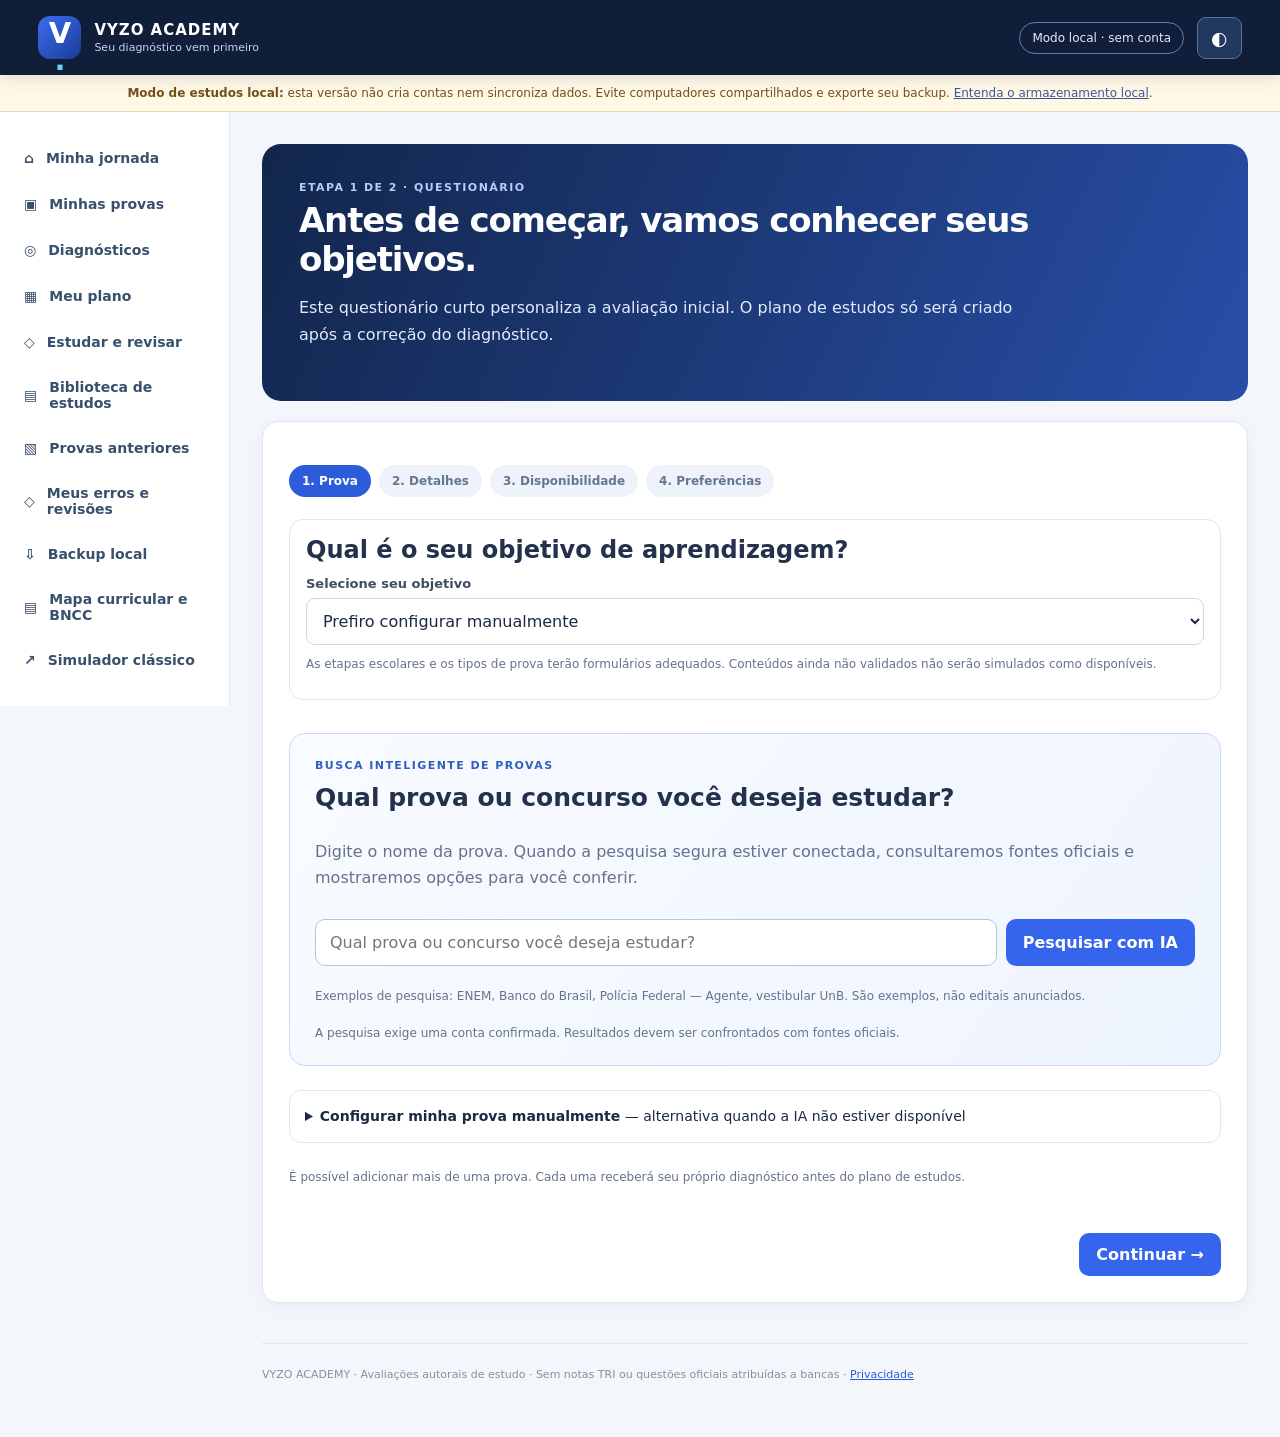
<file: index.html>
<!doctype html>
<html lang="pt-BR">
<head>
  <meta charset="UTF-8">
  <meta name="viewport" content="width=device-width, initial-scale=1">
  <meta name="theme-color" content="#0c1830">
  <meta name="description" content="VYZO ACADEMY: preparação para ENEM, vestibulares, concursos e outras provas, com simulados, redação e estudo guiado.">
  <title>VYZO ACADEMY | Estude, pratique e evolua</title>
  <link rel="manifest" href="manifest.webmanifest">
  <style id="bundled-styles">:root{--bg:#f4f7fc;--card:#fff;--wash:#f8fafe;--text:#182a44;--muted:#62738c;--border:#dce5f1;--navy:#0c1830;--blue:#2457e6;--accent:#f5b547;--good:#08785e;--bad:#b43842;--warn:#886111;--goodbg:#e6f7ef;--badbg:#ffedf0;--warnbg:#fff6e3;--shadow:0 12px 34px rgba(21,43,78,.045)}
[data-theme=dark]{--bg:#0b1528;--card:#14223a;--wash:#182945;--text:#edf3ff;--muted:#a9bdd8;--border:#30435d;--navy:#081222;--blue:#85a6ff;--accent:#f5b547;--good:#69e2b6;--bad:#ff9ea4;--warn:#ffda8c;--goodbg:#10392f;--badbg:#462934;--warnbg:#49391e;--shadow:none}
*{box-sizing:border-box}html{scroll-behavior:smooth}body{margin:0;background:var(--bg);color:var(--text);font:15px/1.57 system-ui,-apple-system,Segoe UI,Roboto,Arial,sans-serif}button,input,textarea,select{font:inherit}button{cursor:pointer}button:disabled{cursor:not-allowed;opacity:.45}a{color:var(--blue)}.hidden{display:none!important}.skip{position:absolute;left:-999px;top:8px;background:#fff;color:#001;padding:8px;z-index:500}.skip:focus{left:8px}button:focus-visible,input:focus-visible,select:focus-visible,textarea:focus-visible,a:focus-visible{outline:3px solid var(--accent);outline-offset:3px}
.topbar{height:78px;background:var(--navy);color:#fff;display:flex;justify-content:space-between;align-items:center;padding:0 clamp(18px,3vw,44px);position:sticky;top:0;z-index:20;border-bottom:1px solid #273a58}.brand{display:flex;gap:12px;align-items:center;color:#fff;text-decoration:none}.brand strong{display:block;letter-spacing:.09em;font-size:15px}.brand em{font-style:normal;color:#b5c6f5}.brand small{display:block;color:#b6c4da;font-size:11px;letter-spacing:.08em}.logo{background:var(--blue);display:grid;place-items:center;width:43px;height:43px;border-radius:13px;font-size:25px;font-weight:900}.logo span{color:#f5c567}.top-actions{display:flex;align-items:center;gap:12px}.save-pill{font-size:12px;color:#cfecdc;border:1px solid #345c60;border-radius:50px;padding:6px 10px;max-width:260px}.save-pill.warn{color:#ffe9b6;border-color:#8f742b}.icon-btn{border:1px solid #3a5071;background:#1c2b46;color:#fff;border-radius:11px;min-width:40px;height:40px;font-size:21px}.mobile-menu{display:none}.shell{display:grid;grid-template-columns:240px minmax(0,1fr);min-height:calc(100vh - 78px)}.sidebar{position:sticky;top:78px;align-self:start;height:calc(100vh - 78px);background:var(--card);border-right:1px solid var(--border);padding:26px 14px;display:flex;flex-direction:column;gap:5px}.side-label{font-size:10px;font-weight:800;letter-spacing:.17em;color:var(--muted);margin:0 13px 10px}.navitem{border:0;width:100%;text-align:left;background:transparent;color:var(--muted);border-radius:11px;padding:12px 13px;display:flex;gap:14px;align-items:center;font-weight:650}.navitem span{font-size:20px;width:22px;line-height:1}.navitem:hover,.navitem.active{background:var(--wash);color:var(--blue)}.side-note{border:1px solid var(--border);padding:15px;margin-top:auto;background:var(--wash);border-radius:13px;display:grid;gap:7px}.side-note strong{font-size:12px}.side-note span{font-size:12px;color:var(--muted)}.side-link{font-size:12px;text-decoration:none;padding:15px 6px}.main{width:100%;min-width:0;max-width:1230px;margin:auto;padding:34px clamp(15px,3vw,46px)}.view{animation:fade .14s ease}@keyframes fade{from{opacity:.4}to{opacity:1}}.eyebrow{color:var(--blue);font-size:11px;letter-spacing:.16em;font-weight:850;text-transform:uppercase;margin:0 0 7px}.page-title{font-weight:830;letter-spacing:-.03em;font-size:clamp(26px,3.3vw,39px);line-height:1.2;margin:0 0 8px}.lead{margin:0 0 23px;color:var(--muted);max-width:820px}.hero{background:linear-gradient(120deg,#0e2346,#1c4292);border-radius:22px;color:white;padding:32px;display:grid;grid-template-columns:minmax(0,1fr) 210px;gap:24px;box-shadow:var(--shadow);margin:0 0 22px;overflow:hidden}.hero .eyebrow{color:#b5cafd}.hero h1{font-size:clamp(26px,3vw,37px);line-height:1.22;letter-spacing:-.03em;margin:8px 0}.hero p{color:#d1e0ff;max-width:620px}.hero-art{display:grid;place-items:center;font-weight:900;color:#afcaff;font-size:100px;opacity:.38}.hero .button{background:white;color:#0e2346}.grid{display:grid;gap:16px}.cols3{grid-template-columns:repeat(3,minmax(0,1fr))}.cols2{grid-template-columns:repeat(2,minmax(0,1fr))}.card{background:var(--card);border:1px solid var(--border);border-radius:16px;padding:22px;box-shadow:var(--shadow);min-width:0}.card h2,.card h3{margin:0 0 11px;font-size:19px;line-height:1.3}.card p{margin:0 0 11px}.muted{color:var(--muted)}.small{font-size:12px}.tiny{font-size:11px}.kpi{font-size:28px;font-weight:900;letter-spacing:-.04em}.chip{display:inline-block;padding:4px 9px;border-radius:50px;background:var(--wash);border:1px solid var(--border);color:var(--muted);font-size:11px;font-weight:750}.btnrow{display:flex;flex-wrap:wrap;gap:10px;align-items:center;margin-top:16px}.button{background:var(--blue);border:1px solid var(--blue);color:#fff;border-radius:10px;padding:11px 18px;font-weight:750;display:inline-flex;align-items:center;justify-content:center;gap:8px;text-decoration:none;line-height:1.3}.button.secondary{background:var(--card);color:var(--text);border-color:var(--border)}.button.danger{background:var(--badbg);color:var(--bad);border-color:var(--bad)}.button.ghost{background:transparent;color:var(--blue);border-color:transparent}.button:hover:not(:disabled){filter:brightness(.95)}.field{display:grid;gap:6px;margin-bottom:15px}.field label,.label{font-weight:700;font-size:13px}.input,select,textarea{background:var(--card);border:1px solid var(--border);border-radius:10px;padding:11px 13px;color:var(--text);width:100%;min-height:43px}.input:focus,select:focus,textarea:focus{border-color:var(--blue)}textarea{resize:vertical;min-height:210px}.choices{display:grid;gap:9px}.choice{display:flex;align-items:flex-start;gap:11px;border:1px solid var(--border);background:var(--card);padding:13px 14px;border-radius:11px;cursor:pointer;line-height:1.5}.choice:hover{border-color:var(--blue);background:var(--wash)}.choice:has(input:checked){border-color:var(--blue);background:var(--wash);box-shadow:0 0 0 1px var(--blue) inset}.choice input{accent-color:var(--blue);min-width:17px;width:17px;height:17px;margin:3px 0 0;flex-shrink:0}.choice-letter{font-weight:850;color:var(--blue);min-width:22px}.progress-track{background:var(--border);height:8px;border-radius:50px;overflow:hidden}.progress-fill{height:100%;background:var(--blue);transition:width .16s}.exam-top{position:sticky;top:78px;z-index:10;background:var(--bg);padding:10px 0 15px}.exam-head{display:flex;gap:12px;flex-wrap:wrap;align-items:center;justify-content:space-between;margin-bottom:8px}.exam-head h2{margin:0;font-size:19px}.exam-shell{display:grid;grid-template-columns:minmax(0,1fr) 260px;align-items:start;gap:20px}.exam-question{padding:26px}.q-heading{display:flex;justify-content:space-between;gap:8px;align-items:center;margin-bottom:18px}.stimulus{background:var(--wash);border-left:4px solid #809cce;border-radius:8px;padding:18px;margin:14px 0 20px;white-space:pre-line;line-height:1.7}.stimulus .source{display:block;margin-top:12px;color:var(--muted);font-size:11px;font-style:italic}.question-stem{font-size:17px;font-weight:760;margin-bottom:18px}.figure{margin:16px auto;text-align:center;overflow:auto;max-width:100%;padding:9px;background:var(--card);border:1px solid var(--border);border-radius:12px}.figure svg{display:block;max-width:100%;height:auto;margin:auto}.figure figcaption{font-size:11px;color:var(--muted);margin-top:8px}.q-sidebar{position:sticky;top:172px}.q-grid{display:grid;grid-template-columns:repeat(5,1fr);gap:6px}.q-dot{border:1px solid var(--border);border-radius:7px;background:var(--wash);color:var(--muted);font-size:12px;height:35px;font-weight:700}.q-dot.done{background:var(--goodbg);color:var(--good);border-color:var(--good)}.q-dot.flagged{box-shadow:0 0 0 2px var(--accent) inset}.q-dot.current{outline:2px solid var(--blue);outline-offset:1px}.notice{border:1px solid var(--border);border-left:4px solid var(--blue);border-radius:11px;background:var(--card);padding:13px 16px;margin-bottom:16px}.notice.warn{border-left-color:var(--warn);background:var(--warnbg)}.notice.bad{border-left-color:var(--bad);background:var(--badbg)}.notice.good{border-left-color:var(--good);background:var(--goodbg)}.status-good{color:var(--good)}.status-bad{color:var(--bad)}.status-warn{color:var(--warn)}.result-block{margin-bottom:15px}.answer-box{padding:14px;border-radius:10px;background:var(--wash);border-left:4px solid var(--blue);margin-top:13px}.answer-box.correct{background:var(--goodbg);border-left-color:var(--good)}.answer-box.wrong{background:var(--badbg);border-left-color:var(--bad)}.answer-box.blank{background:var(--wash);border-left-color:var(--muted)}.pill{font-size:12px;display:inline-block;padding:5px 9px;border-radius:6px;background:var(--wash);border:1px solid var(--border)}.statbar{height:9px;border-radius:12px;background:var(--border);overflow:hidden;margin:7px 0 12px}.statbar>div{height:100%;background:var(--blue)}.bar-list{display:grid;gap:12px}.empty{border:1px dashed var(--border);border-radius:14px;padding:26px;text-align:center;color:var(--muted)}.table-wrap{overflow-x:auto}table{width:100%;border-collapse:collapse;text-align:left}th,td{padding:11px;border-bottom:1px solid var(--border);vertical-align:top}th{color:var(--muted);font-size:12px}td{font-size:13px}.plan-day{display:flex;gap:13px;border-bottom:1px solid var(--border);padding:16px 0}.plan-day:last-child{border:0}.plan-num{height:38px;width:38px;border-radius:12px;background:var(--wash);display:grid;place-items:center;color:var(--blue);font-weight:900;flex-shrink:0}.modal-overlay{position:fixed;inset:0;background:#071326bd;z-index:200;display:grid;place-items:center;padding:15px}.modal{background:var(--card);width:min(530px,100%);padding:25px;border-radius:20px;box-shadow:0 20px 75px #0005}.modal h2{margin:0 0 9px;font-size:23px}.modal p{color:var(--muted);margin:0 0 11px}.modal .btnrow{justify-content:flex-end}.foot{margin:32px 0 0;color:var(--muted);border-top:1px solid var(--border);padding:18px 0;font-size:11px}.stack{display:grid;gap:15px}.divider{height:1px;background:var(--border);margin:17px 0}.taglist{display:flex;gap:8px;flex-wrap:wrap}.section-kicker{font-size:11px;font-weight:800;letter-spacing:.1em;color:var(--muted);text-transform:uppercase}.toggle{display:inline-flex;gap:8px;align-items:center}.toggle input{accent-color:var(--blue)}.summary{font-size:13px;margin:0 0 10px;color:var(--muted)}
@media(max-width:1100px){.cols3{grid-template-columns:repeat(2,minmax(0,1fr))}.exam-shell{grid-template-columns:1fr}.q-sidebar{position:static;order:-1}}@media(max-width:780px){.topbar{height:70px;padding:0 15px}.shell{display:block}.sidebar{position:fixed;z-index:25;top:70px;bottom:0;left:0;transform:translateX(-106%);height:calc(100dvh - 70px);width:min(270px,85vw);transition:transform .2s;box-shadow:18px 0 35px #0003}.sidebar.open{transform:translateX(0)}.mobile-menu{display:block}.save-pill{font-size:10px;max-width:150px}.main{padding:21px 13px}.hero{grid-template-columns:1fr;padding:25px}.hero-art{display:none}.cols3,.cols2{grid-template-columns:1fr}.exam-top{top:70px}.card{padding:17px}.exam-question{padding:18px}.exam-head h2{font-size:16px}.question-stem{font-size:15px}.choice{padding:12px}.btnrow>.button{flex-grow:1}.brand strong{font-size:12px}.brand small{font-size:9px}.logo{width:36px;height:36px;font-size:20px}.modal{padding:20px}}@media(prefers-reduced-motion:reduce){html{scroll-behavior:auto}*{animation:none!important;transition:none!important}}
/* Universal Mentor v3 — respeita os tokens visuais e tema existentes. */
.mentor-slab{margin:18px 0}.mentor-slab h2{margin-top:0}
.wizard{max-width:850px}.stepbar{width:100%;height:8px;background:var(--border);border-radius:99px;overflow:hidden;margin-bottom:14px}.stepbar>div{height:100%;background:var(--blue);transition:width .2s}
.daygrid,.tagchecks{display:flex;flex-wrap:wrap;gap:8px;margin-top:8px}.daypick,.tagchecks label{display:flex;align-items:center;gap:6px;padding:9px 12px;border:1px solid var(--border);background:var(--wash);border-radius:9px;cursor:pointer}.daypick input,.tagchecks input{accent-color:var(--blue)}
.mentor-detail{display:flex;flex-wrap:wrap;gap:8px;margin-bottom:14px}.study-panel{padding:16px 20px;border:1px solid var(--border);border-radius:12px;background:var(--wash);margin:15px 0}.study-panel h3{font-size:15px;margin:16px 0 6px}.study-panel h3:first-child{margin-top:0}.study-panel p{margin:0 0 12px}.mentor-details{border:1px solid var(--border);border-radius:10px;padding:13px;margin:12px 0}.mentor-details summary{cursor:pointer;font-weight:700}.mentor-edital{min-height:190px}.mentor-writing-text{min-height:380px;line-height:1.85;padding:18px;font-size:16px}.writing-topic{font-size:20px;font-weight:750;color:var(--text)}
.flashcard{border-radius:14px;background:var(--wash);padding:35px 18px;min-height:205px;display:flex;flex-direction:column;justify-content:center;text-align:center;border:1px solid var(--border);margin:15px 0}.flashcard h3{font-size:19px;margin:10px 0}
.revision-line{display:flex;justify-content:space-between;gap:12px;align-items:start;padding:12px 0;border-bottom:1px solid var(--border);font-size:14px}.revision-line>span{color:var(--muted);text-align:right}.plan-list{margin-top:16px}.plan-day{display:flex;justify-content:space-between;gap:12px;align-items:center;padding:15px;border-bottom:1px solid var(--border)}.plan-day:last-child{border-bottom:0}.plan-day>.btnrow{flex-shrink:0}.plan-day p{margin:4px 0}
@media(max-width:700px){.plan-day{align-items:stretch;flex-direction:column}.plan-day>.btnrow{justify-content:flex-start}.revision-line{flex-direction:column;gap:4px}.revision-line>span{text-align:left}.flashcard{padding:28px 12px}.mentor-writing-text{min-height:320px}}

@media(max-width:780px){.sidebar{overflow-y:auto;overscroll-behavior:contain;-webkit-overflow-scrolling:touch}}

/* V4: navegação mais direta e completa, sem remover módulos anteriores */
.breadcrumb{font-size:12px;font-weight:650;color:var(--muted);margin:-8px 0 16px;letter-spacing:.015em}
.mobile-nav{display:none}
.q-tools{display:flex;align-items:center;gap:7px;margin:12px 0 16px;flex-wrap:wrap}
.q-tools label{flex:1 0 100%}
.q-tools input{width:85px!important;min-width:85px}
.q-tools .button{min-width:55px;min-height:43px}
.navitem.active{font-weight:800}
.sidebar .side-label:not(:first-child){margin-top:22px}
#count-hint{line-height:1.5}
#cfg-count option:disabled{color:#64748b}
@media(max-width:780px){
 .main{padding-bottom:104px}
 .mobile-nav{display:grid;grid-template-columns:repeat(5,minmax(0,1fr));position:fixed;bottom:0;left:0;right:0;z-index:40;background:var(--card);border-top:1px solid var(--border);padding:7px 6px calc(7px + env(safe-area-inset-bottom,0px));box-shadow:0 -7px 28px #00173b13}
 .mobile-nav button{border:0;background:transparent;color:var(--muted);font-size:23px;padding:5px 1px;display:flex;align-items:center;justify-content:center;gap:2px;flex-direction:column;min-width:0;border-radius:8px}
 .mobile-nav button span{font-size:10px;font-weight:650;white-space:nowrap}
 .mobile-nav button.active{color:var(--blue);background:var(--wash)}
 .breadcrumb{margin-top:2px}
 .q-sidebar{max-width:100%;overflow:hidden}
 .q-grid{grid-template-columns:repeat(7,minmax(0,1fr))}
 .exam-head{gap:6px}
 .exam-top{top:70px}
}
@media(max-width:380px){.mobile-nav button span{font-size:9px}.q-grid{grid-template-columns:repeat(6,minmax(0,1fr))}}

/* Contagem regressiva: atenção visual apenas nos cinco minutos finais */
#exam-timer.timer-low{color:#b91c1c;background:#fff1f2;border-color:#fda4af;font-weight:700}
[data-theme="dark"] #exam-timer.timer-low{color:#fecaca;background:#641b2b;border-color:#fb7185}
/* VYZO ACADEMY: sistema visual renovado, sem dependências externas. */
:root{--bg:#f3f6fb;--card:#fff;--wash:#f5f8ff;--text:#162841;--muted:#596c84;--border:#dce5f1;--navy:#0a1b37;--blue:#285de3;--accent:#ffbf64;--radius:17px;--shadow:0 9px 32px #162d5120}
[data-theme=dark]{--bg:#0b1424;--card:#132239;--wash:#1b2e4c;--text:#f0f5ff;--muted:#b3c3d9;--border:#314663;--blue:#8facff;--shadow:0 12px 40px #0002}
html{scroll-padding-top:84px}body{font-size:16px;overflow-x:clip}button,input,textarea,select{font-family:inherit}button{touch-action:manipulation}button:focus-visible,summary:focus-visible,[tabindex]:focus-visible{outline:3px solid var(--accent);outline-offset:3px}
.topbar{height:76px;padding:0 clamp(15px,2.6vw,38px);box-shadow:0 4px 18px #07152c23;gap:12px}.logo{border-radius:13px;background:linear-gradient(135deg,#317afa,#1d54bb);box-shadow:inset 0 1px 0 #ffffff5e}.brand strong{font-weight:850;letter-spacing:.04em}.brand small{letter-spacing:.02em;font-size:11px}.top-actions{min-width:0;gap:10px}.icon-btn{min-width:42px;height:42px;display:grid;place-items:center}.save-pill{display:inline-flex;align-items:center;min-width:65px;max-width:160px;border:1px solid #376556;background:#0f4239;color:#c5ffdf;font-weight:650;line-height:1.1}.save-pill::before{content:'●';color:#78f6b2;font-size:11px;margin-right:7px}.save-pill.warn::before{color:#ffce78}
.shell{grid-template-columns:242px minmax(0,1fr)}.sidebar{top:76px;height:calc(100dvh - 76px);overflow-y:auto;overscroll-behavior:contain;scrollbar-width:thin;padding:24px 13px 27px;gap:5px}.sidebar-title{margin:0 10px 22px;display:grid;gap:3px}.sidebar-overline{font-size:10px;letter-spacing:.16em;color:var(--blue);font-weight:800}.sidebar-title strong{font-size:14px;letter-spacing:-.01em}.sidebar .side-label{margin:8px 13px 10px;font-size:10px}.sidebar .sidebar-extras-title{margin-top:22px!important}.sidebar .navitem{min-height:45px;padding:10px 12px;border-radius:12px;gap:11px;font-size:13.5px}.nav-svg{width:21px;height:21px;flex:0 0 auto}.nav-text{font-size:13px!important;width:auto!important;line-height:1.25!important}.navitem:hover{background:var(--wash);color:var(--blue)}.navitem.active{background:color-mix(in srgb,var(--blue) 9%,var(--card));color:var(--blue);position:relative}.navitem.active:before{content:'';position:absolute;left:-13px;top:10px;bottom:10px;width:3px;background:var(--blue);border-radius:0 6px 6px 0}.nav-group{border-radius:12px;overflow:hidden}.nav-group summary{list-style:none;cursor:pointer;min-height:41px;display:flex;align-items:center;justify-content:space-between;padding:10px 13px;font-weight:730;font-size:13px;color:var(--muted)}.nav-group summary::-webkit-details-marker{display:none}.nav-group summary span{transition:transform .17s}.nav-group[open] summary span{transform:rotate(180deg)}.nav-group-inner{display:grid;gap:2px;padding:2px 0 6px 11px}.nav-group-inner .navitem{padding-left:10px}.side-note{margin-top:22px;padding:14px;border-radius:13px;flex-shrink:0}.side-link{padding:12px 8px}.main{max-width:1320px;padding:30px clamp(20px,3vw,49px);min-width:0}.breadcrumb{margin:0 0 17px;font-size:12px}.page-title{letter-spacing:-.044em}.lead{line-height:1.55}.eyebrow{font-size:11px}.card{border-radius:var(--radius);padding:23px;box-shadow:var(--shadow)}.card h2{font-size:19px;letter-spacing:-.018em}.grid{gap:17px}.button{min-height:45px;border-radius:11px;padding:11px 17px;font-weight:740}.button.secondary{border-color:var(--border)}.button.ghost:hover{background:var(--wash)}.input,select,textarea{border-radius:11px;min-height:46px}.field label{font-size:13px}.muted{color:var(--muted)}.small{font-size:13px}.tiny{font-size:12px}.chip{font-size:12px;padding:5px 10px}.notice{line-height:1.5}.empty{min-height:100px;display:grid;place-items:center;line-height:1.6}
/* Dashboard */
.dashboard-heading{display:flex;align-items:start;justify-content:space-between;gap:14px;margin-bottom:12px}.dashboard-heading .lead{margin-bottom:10px}.dashboard-heading>.button{white-space:nowrap}.dashboard-hero{padding:clamp(24px,3.3vw,44px);grid-template-columns:minmax(0,1fr) 170px;gap:22px;background:radial-gradient(circle at 88% 14%,#3362ac 0%,transparent 43%),linear-gradient(115deg,#0b2248,#173969);min-height:222px;border:1px solid #6b94e020;box-shadow:0 18px 44px #0a2a6226}.dashboard-hero h2{font-size:clamp(25px,2.6vw,35px);line-height:1.18;letter-spacing:-.035em;margin:8px 0 10px;max-width:710px}.dashboard-hero p{font-size:14px;line-height:1.55;margin:0 0 16px}.dashboard-hero .btnrow{margin:0}.hero-primary{background:#fff!important;color:#132d55!important;border-color:#fff!important}.hero-secondary{color:#fff!important;background:#ffffff12!important;border-color:#ffffff74!important}.dashboard-hero .hero-art{display:flex;flex-direction:column;align-items:center;justify-content:center;opacity:.8;gap:0}.dashboard-hero .hero-art span{font-size:100px;line-height:1}.dashboard-hero .hero-art small{font-size:10px;text-align:center;letter-spacing:.1em;line-height:1.8}.hero-meta{font-size:12px;color:#cde1ff;margin-top:16px}.metrics-grid{margin:18px 0}.metric-card{padding:21px 22px}.metric-card .kpi{margin-top:9px;font-size:34px}.metric-card .small{margin:6px 0 0}.home-lower{margin-top:18px;align-items:start}.card-head{display:flex;align-items:start;justify-content:space-between;gap:8px}.card-head h2{margin:4px 0 12px}.card-head .button{padding:7px;min-height:36px;font-size:12px}.task-line{display:flex;align-items:center;gap:12px;padding:14px 0;border-top:1px solid var(--border)}.task-line .task-icon{flex:0 0 39px;width:39px;height:39px;display:grid;place-items:center;background:var(--wash);border-radius:12px;color:var(--blue);font-weight:850;font-size:13px}.task-line>div{flex:1;min-width:0}.task-line strong{font-size:13px}.task-line p{font-size:12px;margin:3px 0 0}.task-line>.button{font-size:12px;min-height:38px;padding:7px 10px}.compact-empty{min-height:130px;font-size:13px}
/* Simulado: sequência de decisões e resumo sempre localizável */
.setup-layout{display:grid;grid-template-columns:minmax(0,1fr) minmax(262px,335px);align-items:start;gap:21px}.setup-main{display:grid;gap:16px}.setup-card{padding:24px}.setup-heading{display:flex;gap:15px;margin-bottom:21px;align-items:start}.setup-heading h2{margin:0 0 4px}.setup-heading p{margin:0}.step-number{display:grid;place-items:center;background:var(--wash);color:var(--blue);width:41px;height:41px;border-radius:12px;font-weight:850;font-size:14px;flex:0 0 auto}.setup-summary{position:sticky;top:95px;padding:24px}.setup-summary h2{margin-top:8px}.summary-list{margin:18px 0}.summary-list>div{display:flex;justify-content:space-between;gap:15px;border-bottom:1px solid var(--border);padding:13px 0}.summary-list dt{font-size:13px;color:var(--muted)}.summary-list dd{margin:0;font-weight:760;font-size:13px;text-align:right;max-width:62%;overflow-wrap:anywhere}.start-big{width:100%;margin:17px 0 8px}.backup-soft{width:100%;font-size:12px;background:transparent!important}.setup-summary .tiny{line-height:1.5;margin:4px 0}
/* Leitura e navegação das questões */
body.exam-active .shell{display:block}body.exam-active .sidebar,body.exam-active .mobile-nav,body.exam-active .breadcrumb,body.exam-active .foot{display:none!important}body.exam-active .main{max-width:1270px;padding-top:16px}body.exam-active .topbar{position:relative}.exam-top{top:0;padding:8px 0 12px}.exam-toolbar{display:flex;gap:8px;flex-wrap:wrap;margin-bottom:15px}.exam-toolbar .button{min-height:37px;font-size:12px;padding:7px 12px}.exam-toolbar [data-act="toggle-map"]{display:none}.exam-head{margin-bottom:12px}.exam-head h2{font-size:21px}.exam-shell{grid-template-columns:minmax(0,1fr) minmax(230px,270px);gap:20px}.exam-question{padding:clamp(20px,2.2vw,29px)}.question-stem{font-size:19px;font-weight:750;line-height:1.5}.stimulus{line-height:1.8;font-size:16px;padding:22px;background:var(--wash)}.choice{padding:16px;min-height:55px;font-size:15px}.q-sidebar{top:18px;max-height:calc(100dvh - 36px);overflow:auto;scrollbar-width:thin}.q-grid{grid-template-columns:repeat(5,minmax(0,1fr))}.q-dot{height:42px;font-size:13px}.exam-actions{position:sticky;bottom:0;padding:13px 0;background:var(--bg);z-index:12;margin:5px 0}.drawer-close,.map-shade{display:none!important}body.exam-large .stimulus,body.exam-large .choice{font-size:18px}body.exam-large .question-stem{font-size:22px}
/* Redação: abas com estados preservados */
.writing-tabs{display:flex;gap:5px;padding:5px;margin:2px 0 20px;background:var(--wash);border:1px solid var(--border);border-radius:13px;width:max-content;max-width:100%}.writing-tab{border:0;padding:10px 18px;border-radius:9px;background:transparent;color:var(--muted);font-weight:750;font-size:13px}.writing-tab.current{background:var(--card);color:var(--blue);box-shadow:0 2px 8px #15304b12}.writing-tab:hover{color:var(--blue)}.mentor-writing-text,#essay-text{line-height:1.85;font-size:16px;min-height:420px;max-width:100%}
/* States and accessibility */
.modal{max-height:calc(100dvh - 32px);overflow-y:auto}.nav-group summary:focus-visible{outline-offset:-3px}.save-pill[data-save-status="conflict"]{color:#fff0b0;border-color:#c99e43;background:#55401a}.save-pill[data-save-status="memory"]{background:#5b1d2b;color:#fff1f1;border-color:#be6571}
@media(max-width:1100px){.setup-layout{grid-template-columns:minmax(0,1fr) 280px}.exam-shell{grid-template-columns:minmax(0,1fr) 245px}.q-sidebar{order:0}}
@media(max-width:900px){.setup-layout{grid-template-columns:1fr}.setup-summary{position:static}.setup-aside{order:0}.setup-summary .summary-list{display:grid;grid-template-columns:repeat(3,minmax(0,1fr));gap:12px}.summary-list>div{display:block;border-bottom:0}.summary-list dd{text-align:left;max-width:none;margin-top:5px}.exam-shell{grid-template-columns:1fr}.exam-toolbar [data-act="toggle-map"]{display:inline-flex}.exam-actions{padding:12px 0}.q-sidebar{position:fixed;right:0;top:0;bottom:0;width:min(370px,91vw);max-height:none;overflow:auto;background:var(--card);z-index:100;transform:translateX(111%);transition:transform .2s;box-shadow:-20px 0 55px #06142a40;padding:20px;align-content:start;overscroll-behavior:contain}.q-sidebar .card{box-shadow:none;padding:15px}.q-sidebar .drawer-close{display:inline-flex!important;margin-bottom:12px}.map-shade{display:block!important;position:fixed;inset:0;background:#0513279a;z-index:96;opacity:0;pointer-events:none;transition:opacity .15s}body.exam-map-open .q-sidebar{transform:translateX(0)}body.exam-map-open .map-shade{opacity:1;pointer-events:auto}}
@media(max-width:780px){.topbar{height:66px;position:sticky;padding:0 12px}.brand{gap:9px;min-width:0}.brand strong{font-size:12px;letter-spacing:0}.brand small{font-size:10px;letter-spacing:0}.logo{width:36px;height:36px;flex-shrink:0}.top-actions{gap:9px}.top-actions .mobile-menu{display:none!important}.save-pill{width:13px;height:13px;min-width:13px;max-width:13px;padding:0;font-size:0;overflow:hidden;color:transparent;border:0;background:#65dba7}.save-pill::before{display:none}.save-pill.warn{background:#ffbf64}.sidebar{position:fixed;top:66px;height:calc(100dvh - 66px);overflow-y:auto;padding-bottom:42px;z-index:55}.main{padding:22px 15px 120px}.mobile-nav{grid-template-columns:repeat(5,minmax(0,1fr));padding:8px 5px calc(8px + env(safe-area-inset-bottom,0px));z-index:40}.mobile-nav button{font-size:12px;gap:3px;min-height:49px}.mobile-nav button .nav-svg{height:20px;width:20px}.mobile-nav button span{font-size:10px;line-height:1.1}.mobile-nav button.active{font-weight:750}.breadcrumb{font-size:11px;margin:0 0 16px}.dashboard-heading{align-items:flex-start}.dashboard-heading>.button{font-size:12px;min-height:37px;padding:7px 10px}.dashboard-hero{grid-template-columns:1fr;min-height:auto;padding:25px 22px}.dashboard-hero .hero-art{display:none}.dashboard-hero h2{font-size:27px}.metrics-grid{grid-template-columns:repeat(3,minmax(0,1fr))}.metric-card{padding:14px 12px;min-height:126px}.metric-card .kpi{font-size:25px}.metric-card .small{font-size:11px}.metric-card .section-kicker{font-size:10px;letter-spacing:.01em}.cols2,.home-lower{grid-template-columns:1fr}.main:has(#view-exam:not(.hidden)){padding:14px 12px 110px}body.exam-active .main{padding:14px 12px 105px}.exam-top{top:0;padding:3px 0 9px}.exam-head{align-items:start;gap:9px}.exam-head h2{font-size:18px}.exam-head .eyebrow{font-size:10px}.exam-head .taglist{gap:6px}.exam-head .chip{font-size:11px;padding:4px 7px}.exam-toolbar{margin-bottom:11px}.exam-toolbar .button{font-size:12px;padding:6px 9px}.exam-toolbar [data-nav="home"]{display:none}.exam-question{padding:17px}.stimulus{padding:15px;font-size:15px;line-height:1.65}.question-stem{font-size:17px;line-height:1.5}.choice{padding:12px;font-size:15px}.exam-actions{display:grid;grid-template-columns:repeat(2,minmax(0,1fr));gap:7px;padding:9px 0 calc(10px + env(safe-area-inset-bottom,0px));margin:5px 0}.exam-actions .button{min-width:0;margin:0!important;min-height:42px;font-size:12px;padding:9px 8px}.exam-actions [data-act="finish"]{grid-column:span 2}.exam-map-open .q-sidebar{width:min(380px,91vw)}.q-grid{grid-template-columns:repeat(6,minmax(0,1fr))}.setup-layout{gap:14px}.setup-card{padding:19px}.setup-summary .summary-list{grid-template-columns:1fr}.summary-list>div{display:flex;border-bottom:1px solid var(--border)}.summary-list dd{text-align:right;margin-top:0}.task-line{gap:9px}.task-line>.button{padding:6px 8px}.writing-tabs{width:100%}.writing-tab{flex:1;padding:10px 8px}.modal{padding:17px}}
@media(max-width:420px){.brand small{display:none}.brand strong{font-size:12px}.dashboard-heading{display:block}.dashboard-heading>.button{display:none}.metrics-grid{gap:8px}.metric-card{padding:12px 10px;min-height:122px}.metric-card .kpi{font-size:25px}.metric-card .small{font-size:10px}.metric-card .section-kicker{font-size:9px}.task-line{flex-wrap:wrap}.task-line>div{min-width:140px}.task-line>.button{margin-left:48px}.q-grid{grid-template-columns:repeat(5,minmax(0,1fr))}}
@media(max-width:345px){.topbar{padding:0 9px;gap:5px}.top-actions{gap:5px}.brand strong{font-size:10.5px}.logo{width:33px;height:33px}.icon-btn{min-width:37px;height:37px}.metrics-grid{grid-template-columns:1fr}.metric-card{min-height:0;padding:14px}.metric-card .kpi{font-size:30px}.task-line>div{min-width:110px}.task-line>.button{margin-left:0}.mobile-nav button span{font-size:9px}}
@media(prefers-reduced-motion:reduce){.q-sidebar,.map-shade,.nav-group summary span{transition:none!important}}

/* V5 final adjustments */
.top-actions .mobile-menu{display:none!important}
.nav-shade{display:none}
@media(max-width:780px){.nav-shade{display:block;position:fixed;inset:66px 0 0;background:#0410229a;opacity:0;pointer-events:none;z-index:50;transition:opacity .15s}body.nav-is-open .nav-shade{opacity:1;pointer-events:auto}.sidebar{box-shadow:16px 0 42px #0003}.exam-actions [data-act="finish"]{grid-column:auto}.exam-actions .button{white-space:normal}}
@media(max-width:380px){.exam-actions .button{font-size:11px}}

/* V6 — controles acessíveis e ergonomia de prova */
.save-pill{cursor:pointer;background:transparent;font-family:inherit;font-weight:700;transition:background .2s}.save-pill:hover,.save-pill:focus-visible{background:#24415d;outline:2px solid #aac9ff;outline-offset:2px}
.map-filters{display:flex;flex-wrap:wrap;gap:6px;margin:12px 0}.map-filters .button{font-size:12px;padding:8px 11px;min-height:36px}
.figure-data{font-size:13px;padding:8px 0}.figure-data summary{cursor:pointer;font-weight:700}.figure-data table{width:100%;border-collapse:collapse;margin-top:10px}.figure-data th,.figure-data td{border:1px solid var(--border);padding:6px;text-align:left}
.sr-only{position:absolute!important;width:1px;height:1px;padding:0;margin:-1px;overflow:hidden;clip:rect(0,0,0,0);white-space:nowrap;border:0}
.exam-toolbar{flex-wrap:wrap}.exam-toolbar [data-act="backup"]{font-weight:800}
button:focus-visible,a:focus-visible,input:focus-visible,select:focus-visible,textarea:focus-visible{outline:3px solid #5b8cf7;outline-offset:2px}
@media(max-width:600px){.exam-toolbar{gap:6px}.exam-toolbar .button{font-size:12px;padding:9px 10px;min-height:40px}.map-filters .button{flex:1 1 42%}}
@media(prefers-reduced-motion:reduce){*,*::before,*::after{animation-duration:.001ms!important;transition-duration:.001ms!important;scroll-behavior:auto!important}}
</style>
  <script data-source="questions.js">
/* Questões originais autorais. Não são itens oficiais do ENEM. */
window.QUESTION_BANK=[{"id":"Q001","area":"Linguagens","subject":"Português","topic":"Interpretação de textos","context":"Em uma ação de conscientização ambiental, um cartaz apresenta a mensagem: “A torneira não sabe quando você precisa de água. Você sabe quando precisa fechá-la.” O texto circula em escolas e repartições públicas.","stem":"O efeito persuasivo da campanha se constrói principalmente pela","options":["apresentação de uma pesquisa científica sobre consumo doméstico.","personificação da torneira para atribuir responsabilidade ao leitor.","comparação matemática entre diferentes tarifas de água.","defesa de que somente governos devem economizar recursos.","substituição da linguagem verbal por sinais exclusivamente visuais."],"answer":1,"explanation":"A personificação (“a torneira não sabe”) cria contraste com o conhecimento e a responsabilidade humana, mobilizando o leitor a agir.","visual":null,"difficulty":"Média","origin":"Questão autoral","source":"Material original ENEM Intelligence — sem vínculo com o Inep"},{"id":"Q002","area":"Linguagens","subject":"Português","topic":"Interpretação multimodal","context":"Um boletim de uma biblioteca municipal registrou o número de livros emprestados ao longo de quatro meses. A campanha de incentivo à leitura começou em março.","stem":"Considerando os dados do gráfico, qual conclusão é diretamente sustentada por eles?","options":["O número de empréstimos caiu após o início da campanha.","O mês de fevereiro apresentou o maior volume de empréstimos.","O crescimento entre março e abril foi de 100 livros.","Abril teve mais empréstimos do que janeiro e fevereiro juntos.","Os empréstimos aumentaram de fevereiro para março e de março para abril."],"answer":4,"explanation":"O gráfico apresenta janeiro=120, fevereiro=100, março=150 e abril=190. Houve crescimento de fevereiro a março e novamente de março a abril; a soma de janeiro e fevereiro é 220, maior que 190.","visual":{"type":"bar","title":"Empréstimos mensais na biblioteca","labels":["Jan","Fev","Mar","Abr"],"values":[120,100,150,190],"unit":"livros"},"difficulty":"Média","origin":"Questão autoral","source":"Material original ENEM Intelligence — sem vínculo com o Inep"},{"id":"Q003","area":"Linguagens","subject":"Português","topic":"Gêneros textuais","context":"Em um aplicativo de transporte, o usuário encontra o aviso: “Seu veículo chegará em aproximadamente 6 minutos. Confirme o local de embarque e mantenha o celular por perto”.","stem":"Nesse contexto, a função principal do aviso é","options":["narrar ficcionalmente a viagem de um personagem.","defender uma tese política sobre mobilidade urbana.","orientar o comportamento do usuário em uma situação prática.","produzir humor por meio de ambiguidades intencionais.","apresentar uma crítica literária de um serviço."],"answer":2,"explanation":"O texto instrui o usuário sobre procedimentos ligados a uma situação concreta de uso do aplicativo.","visual":null,"difficulty":"Média","origin":"Questão autoral","source":"Material original ENEM Intelligence — sem vínculo com o Inep"},{"id":"Q004","area":"Linguagens","subject":"Português","topic":"Variação linguística","context":"Uma estudante escreveu em mensagem para colegas: “A gente se vê depois da aula”. Em um relatório escolar, optou por “Nós nos encontraremos após a aula”. Ambas as formas cumprem seu propósito comunicativo.","stem":"A mudança de registro revela","options":["adequação das escolhas linguísticas aos interlocutores e às situações.","que a linguagem informal não apresenta regularidades gramaticais.","que a norma-padrão deve ser obrigatória em qualquer conversa.","que variedades da língua não podem coexistir em uma sociedade.","que o português muda somente por razões geográficas."],"answer":0,"explanation":"Diferentes situações pedem diferentes graus de formalidade; o uso de uma variedade não implica inferioridade de outra.","visual":null,"difficulty":"Média","origin":"Questão autoral","source":"Material original ENEM Intelligence — sem vínculo com o Inep"},{"id":"Q005","area":"Linguagens","subject":"Português","topic":"Coesão e conectivos","context":"“O município ampliou a coleta seletiva. ______, a quantidade de resíduos enviados aos aterros permaneceu elevada, pois a participação dos moradores ainda era baixa.”","stem":"Qual conectivo preenche a lacuna mantendo a relação de oposição entre as informações?","options":["Portanto","Porque","Além disso","Entretanto","Assim"],"answer":3,"explanation":"“Entretanto” marca contraste: houve expansão da coleta seletiva, mas o volume destinado a aterros continuou alto.","visual":null,"difficulty":"Média","origin":"Questão autoral","source":"Material original ENEM Intelligence — sem vínculo com o Inep"},{"id":"Q006","area":"Linguagens","subject":"Português","topic":"Ironia e efeitos de sentido","context":"Em uma postagem, uma pessoa fotografa uma rua totalmente alagada e escreve: “Uma ótima piscina pública, inaugurada depois de quinze minutos de chuva”. A legenda acompanha uma crítica à infraestrutura urbana.","stem":"O efeito de sentido predominante é a","options":["neutralidade informativa, com descrição objetiva da rua.","ironia, ao elogiar aparentemente uma situação problemática.","defesa literal de novas piscinas no espaço urbano.","reprodução fiel de uma propaganda turística.","comparação científica dos níveis de precipitação."],"answer":1,"explanation":"A legenda usa elogio aparente para criticar alagamentos e problemas de drenagem.","visual":null,"difficulty":"Média","origin":"Questão autoral","source":"Material original ENEM Intelligence — sem vínculo com o Inep"},{"id":"Q007","area":"Linguagens","subject":"Literatura","topic":"Modernismo brasileiro","context":"Em um poema do século XX, um eu lírico incorpora expressões coloquiais, cenas corriqueiras e uma visão crítica dos costumes, rompendo com o vocabulário excessivamente solene de tradições anteriores.","stem":"Esse procedimento se aproxima de uma característica importante do Modernismo brasileiro: ","options":["a defesa da imitação rígida de modelos clássicos.","a proibição de temas urbanos na literatura.","a valorização exclusiva dos padrões europeus.","o abandono de toda referência à cultura brasileira.","a experimentação estética e a aproximação da língua cotidiana."],"answer":4,"explanation":"O Modernismo brasileiro explorou experimentação formal e linguagem cotidiana, entre outras estratégias de renovação estética.","visual":null,"difficulty":"Média","origin":"Questão autoral","source":"Material original ENEM Intelligence — sem vínculo com o Inep"},{"id":"Q008","area":"Linguagens","subject":"Artes","topic":"Arte e patrimônio","context":"Um grupo de artistas urbanos transforma um muro abandonado em um painel com imagens da memória de moradores do bairro. O projeto inclui entrevistas com antigos trabalhadores e crianças da comunidade.","stem":"Nessa intervenção, a arte atua principalmente como","options":["substituta obrigatória dos documentos oficiais.","mecanismo de apagamento das diferenças culturais.","meio de valorização da memória coletiva e de pertencimento.","atividade que impede a participação da comunidade.","recurso para tornar idênticas todas as narrativas do bairro."],"answer":2,"explanation":"A arte pública pode dar visibilidade às histórias locais e fortalecer a identidade coletiva.","visual":null,"difficulty":"Média","origin":"Questão autoral","source":"Material original ENEM Intelligence — sem vínculo com o Inep"},{"id":"Q009","area":"Linguagens","subject":"Português","topic":"Intertextualidade","context":"Uma campanha de vacinação adapta a frase conhecida “Quem tem boca vai a Roma” para “Quem tem informação vai se proteger”. A construção recupera uma expressão familiar ao público.","stem":"O principal recurso utilizado é","options":["intertextualidade, com reformulação de um enunciado conhecido.","citação acadêmica formal com indicação de página.","uso de linguagem técnica exclusiva de profissionais da saúde.","negação de qualquer vínculo com discursos anteriores.","descrição impessoal de um procedimento laboratorial."],"answer":0,"explanation":"A campanha dialoga com um ditado popular, alterando-o para produzir novo sentido.","visual":null,"difficulty":"Média","origin":"Questão autoral","source":"Material original ENEM Intelligence — sem vínculo com o Inep"},{"id":"Q010","area":"Linguagens","subject":"Português","topic":"Argumentação","context":"Em um artigo de opinião, lê-se: “É necessário investir em bibliotecas públicas, porque esses espaços oferecem acesso gratuito ao conhecimento e reduzem barreiras educacionais”.","stem":"A parte iniciada por “porque” funciona como","options":["repetição da tese sem novos elementos.","marcador de tempo que organiza uma sequência narrativa.","oposição à proposta de ampliar bibliotecas.","justificativa para o posicionamento defendido.","uma pergunta cuja resposta fica em aberto."],"answer":3,"explanation":"A oração apresenta a razão usada para sustentar a tese de investir em bibliotecas.","visual":null,"difficulty":"Média","origin":"Questão autoral","source":"Material original ENEM Intelligence — sem vínculo com o Inep"},{"id":"Q011","area":"Linguagens","subject":"Inglês","topic":"Leitura em língua estrangeira","context":"No mural de uma universidade, aparece o aviso: “Bring your own bottle. Water refill stations are available throughout the campus. Small actions reduce plastic waste.”","stem":"A mensagem em inglês incentiva os estudantes a","options":["comprar novas garrafas descartáveis todos os dias.","levar garrafas reutilizáveis e evitar resíduos plásticos.","parar de beber água durante as atividades.","substituir o abastecimento de água por bebidas industrializadas.","usar apenas garrafas de vidro compradas na universidade."],"answer":1,"explanation":"“Bring your own bottle” pede que cada um leve sua garrafa; “refill stations” são pontos de reabastecimento e “reduce plastic waste” significa reduzir resíduos plásticos.","visual":null,"difficulty":"Média","origin":"Questão autoral","source":"Material original ENEM Intelligence — sem vínculo com o Inep"},{"id":"Q012","area":"Linguagens","subject":"Espanhol","topic":"Leitura em língua estrangeira","context":"Um aviso em uma estação de trem informa: “Por motivos de mantenimiento, los trenes saldrán del andén 4 hasta nuevo aviso. Consulte los paneles antes de viajar”.","stem":"O comunicado orienta os passageiros a","options":["deixar de usar o transporte ferroviário indefinidamente.","comprar passagens no guichê número quatro.","ignorar os painéis da estação.","esperar a chegada dos trens em qualquer plataforma.","verificar a mudança temporária da plataforma de embarque."],"answer":4,"explanation":"“Los trenes saldrán del andén 4” indica que os trens sairão da plataforma 4; os painéis devem ser consultados.","visual":null,"difficulty":"Média","origin":"Questão autoral","source":"Material original ENEM Intelligence — sem vínculo com o Inep"},{"id":"Q013","area":"Linguagens","subject":"Português","topic":"Linguagem verbal e não verbal","context":"Um infográfico sobre descarte de lixo eletrônico combina o desenho de um telefone quebrado, o símbolo de reciclagem e a frase “Não jogue seu futuro no lixo: procure um ponto de coleta”.","stem":"O uso combinado de imagem, símbolo e texto contribui para","options":["apagar a função persuasiva do cartaz.","exigir leitura exclusivamente técnica do público.","reforçar visualmente a orientação sobre o descarte adequado.","demonstrar que imagens substituem toda comunicação verbal.","transformar uma campanha em texto narrativo literário."],"answer":2,"explanation":"Elementos visuais e verbais se complementam para orientar o público sobre a destinação do lixo eletrônico.","visual":{"type":"poster","kind":"ewaste"},"difficulty":"Média","origin":"Questão autoral","source":"Material original ENEM Intelligence — sem vínculo com o Inep"},{"id":"Q014","area":"Linguagens","subject":"Educação Física","topic":"Práticas corporais e saúde","context":"Uma escola substituiu a proposta de “escolher apenas os melhores atletas” por aulas com diferentes jogos, ritmos, esportes adaptados e atividades escolhidas coletivamente.","stem":"A mudança amplia a educação física ao favorecer","options":["participação, diversidade e acesso às práticas corporais.","seleção precoce de talentos como único objetivo educacional.","eliminação das diferenças entre estudantes por competição.","restrição das aulas a resultados esportivos profissionais.","exclusão de práticas culturais não competitivas."],"answer":0,"explanation":"A abordagem inclusiva valoriza diversidade cultural, participação e o direito de experimentar diferentes práticas corporais.","visual":null,"difficulty":"Média","origin":"Questão autoral","source":"Material original ENEM Intelligence — sem vínculo com o Inep"},{"id":"Q015","area":"Linguagens","subject":"Português","topic":"Funções da linguagem","context":"Em uma oficina de escrita, a professora pede: “Observe como a palavra ‘tempo’ aparece repetida e como o ritmo dessa repetição modifica a leitura do poema”.","stem":"A atividade destaca principalmente a função","options":["referencial, por privilegiar dados estatísticos.","fática, por testar o canal de comunicação.","conativa, por orientar uma compra.","poética, por focalizar a construção formal da mensagem.","metalinguística, por traduzir um vocábulo estrangeiro."],"answer":3,"explanation":"A função poética destaca a forma e os recursos expressivos do próprio texto, como ritmo e repetição.","visual":null,"difficulty":"Média","origin":"Questão autoral","source":"Material original ENEM Intelligence — sem vínculo com o Inep"},{"id":"Q016","area":"Linguagens","subject":"Português","topic":"Leitura crítica de publicidade","context":"Uma propaganda de curso promete: “Aprenda uma língua em sete dias, sem esforço e com resultado garantido”. A peça não apresenta método, resultados comparativos nem condições para a garantia.","stem":"Uma leitura crítica dessa publicidade deve reconhecer que","options":["toda afirmação publicitária corresponde necessariamente a um resultado comprovado.","a ausência de evidências torna a promessa algo a ser verificado, não um fato demonstrado.","o uso de números garante a credibilidade científica da mensagem.","uma promessa comercial não exerce influência sobre o consumidor.","a linguagem persuasiva impede qualquer análise da informação."],"answer":1,"explanation":"A promessa usa linguagem persuasiva, mas carece de evidências e critérios para sustentar seu caráter absoluto.","visual":null,"difficulty":"Média","origin":"Questão autoral","source":"Material original ENEM Intelligence — sem vínculo com o Inep"},{"id":"Q017","area":"Humanas","subject":"História","topic":"Brasil Colonial e escravidão","context":"Na economia açucareira colonial, grandes propriedades utilizavam trabalho escravizado e orientavam a produção ao mercado externo. Os lucros se articulavam ao comércio atlântico e ao poder da metrópole.","stem":"Essa organização econômica expressa sobretudo","options":["predomínio de pequenas propriedades e produção familiar de subsistência.","rejeição ao trabalho compulsório na sociedade colonial.","isolamento do Brasil em relação às redes comerciais atlânticas.","a estrutura da plantation, com latifúndio, monocultura e exploração do trabalho.","distribuição equilibrada da renda entre trabalhadores e proprietários."],"answer":3,"explanation":"A plantation reunia grandes extensões de terra, monocultura exportadora e trabalho escravizado.","visual":null,"difficulty":"Média","origin":"Questão autoral","source":"Material original ENEM Intelligence — sem vínculo com o Inep"},{"id":"Q018","area":"Humanas","subject":"História","topic":"Resistências à escravidão","context":"Comunidades formadas por pessoas que fugiam do cativeiro desenvolveram formas próprias de organização social, produção agrícola, proteção e resistência. O Quilombo dos Palmares é um exemplo histórico expressivo.","stem":"Essas comunidades evidenciam","options":["a ausência de conflitos na ordem colonial.","a participação ativa de escravizados e libertos na resistência à escravidão.","o apoio permanente de todos os senhores de engenho.","a aceitação universal do trabalho compulsório.","o fim do tráfico atlântico no início da colonização."],"answer":1,"explanation":"Quilombos representaram diversas formas de resistência e construção de autonomia diante do regime escravista.","visual":null,"difficulty":"Média","origin":"Questão autoral","source":"Material original ENEM Intelligence — sem vínculo com o Inep"},{"id":"Q019","area":"Humanas","subject":"História","topic":"Independência e cidadania","context":"A Independência do Brasil, em 1822, rompeu a ligação política colonial com Portugal. Entretanto, muitas estruturas econômicas e sociais, inclusive o trabalho escravizado, permaneceram.","stem":"O processo pode ser interpretado como","options":["mudança política sem transformação imediata de todas as hierarquias sociais.","reforma que aboliu integralmente a escravidão no mesmo ano.","ruptura que distribuiu terras a todos os trabalhadores.","movimento que eliminou os conflitos entre elites regionais.","substituição imediata da monarquia por uma república democrática."],"answer":0,"explanation":"A separação política de Portugal não produziu, por si, a igualdade social nem extinguiu o trabalho escravizado.","visual":null,"difficulty":"Média","origin":"Questão autoral","source":"Material original ENEM Intelligence — sem vínculo com o Inep"},{"id":"Q020","area":"Humanas","subject":"História","topic":"Industrialização","context":"No século XIX, a expansão das fábricas alterou jornadas, formas de habitação e relações de trabalho. Trabalhadores passaram a organizar associações e greves em busca de melhores condições.","stem":"Esse cenário evidencia uma relação entre industrialização e","options":["eliminação imediata da desigualdade salarial.","redução completa da migração para as cidades.","desaparecimento dos conflitos trabalhistas.","substituição de todas as máquinas por trabalho doméstico.","formação de movimentos coletivos de reivindicação de direitos."],"answer":4,"explanation":"O crescimento do trabalho fabril foi acompanhado de organização operária e movimentos por direitos.","visual":null,"difficulty":"Média","origin":"Questão autoral","source":"Material original ENEM Intelligence — sem vínculo com o Inep"},{"id":"Q021","area":"Humanas","subject":"História","topic":"Era Vargas","context":"No Brasil da década de 1930 e dos anos seguintes, o Estado assumiu papel relevante na organização das relações trabalhistas e na industrialização. Essa atuação coexistiu com mecanismos autoritários, especialmente no Estado Novo.","stem":"Uma interpretação adequada do período reconhece","options":["a ausência de políticas para o trabalho urbano.","o enfraquecimento completo da ação estatal na economia.","a coexistência de direitos trabalhistas institucionalizados e centralização política.","a implantação permanente do voto universal sem restrições.","o abandono de toda política de industrialização nacional."],"answer":2,"explanation":"O período varguista combinou ampliação de marcos trabalhistas, intervenção estatal e autoritarismo, sobretudo entre 1937 e 1945.","visual":null,"difficulty":"Média","origin":"Questão autoral","source":"Material original ENEM Intelligence — sem vínculo com o Inep"},{"id":"Q022","area":"Humanas","subject":"História","topic":"Ditadura Militar","context":"Documentos da segunda metade do século XX registram restrições às liberdades políticas, censura e perseguição a opositores durante o regime militar brasileiro (1964–1985).","stem":"Esses registros indicam","options":["ampliação irrestrita das liberdades civis durante todo o regime.","ausência de oposição organizada e de movimentos sociais.","substituição do Estado por organizações comunitárias.","limitações à participação democrática e à liberdade de expressão.","fim do controle estatal sobre a comunicação."],"answer":3,"explanation":"A censura e a perseguição política são características documentadas do período autoritário.","visual":null,"difficulty":"Média","origin":"Questão autoral","source":"Material original ENEM Intelligence — sem vínculo com o Inep"},{"id":"Q023","area":"Humanas","subject":"História","topic":"Constituição de 1988","context":"A Constituição Federal de 1988 consolidou direitos civis, políticos e sociais no contexto da redemocratização, após duas décadas de ditadura militar.","stem":"O apelido “Constituição Cidadã” destaca","options":["o retorno ao voto censitário como princípio político.","a ampliação de direitos e garantias fundamentais.","a supressão de mecanismos de participação social.","a eliminação do direito de associação.","a restrição dos direitos trabalhistas ao setor industrial."],"answer":1,"explanation":"O texto constitucional de 1988 ampliou direitos e garantias, consolidando a ordem democrática.","visual":null,"difficulty":"Média","origin":"Questão autoral","source":"Material original ENEM Intelligence — sem vínculo com o Inep"},{"id":"Q024","area":"Humanas","subject":"Geografia","topic":"Urbanização e enchentes","context":"Uma cidade registrou aumento da área asfaltada e redução de parques urbanos em dez anos. Após chuvas intensas, cresceram as ocorrências de enxurradas em bairros densamente construídos.","stem":"Uma relação geográfica coerente com essa mudança é","options":["a impermeabilização reduz a infiltração e aumenta o escoamento superficial.","o asfalto aumenta necessariamente a absorção de água pelo solo.","a retirada de vegetação elimina os riscos de erosão.","a impermeabilização reduz a velocidade da água em todas as ruas.","o crescimento urbano dispensa planejamento de drenagem."],"answer":0,"explanation":"Superfícies impermeáveis dificultam a infiltração e podem intensificar enxurradas e alagamentos.","visual":null,"difficulty":"Média","origin":"Questão autoral","source":"Material original ENEM Intelligence — sem vínculo com o Inep"},{"id":"Q025","area":"Humanas","subject":"Geografia","topic":"Leitura de dados e população","context":"Um município publicou a evolução da população residente em bairros A, B e C no período de dez anos. O gráfico apresenta o número de moradores em milhares.","stem":"O bairro com o maior aumento absoluto de moradores entre o início e o fim do período foi","options":["o bairro A, com 5 mil moradores.","o bairro B, com 20 mil moradores.","o bairro C, com 15 mil moradores.","o bairro A, com 12 mil moradores.","o bairro B, com 5 mil moradores."],"answer":1,"explanation":"Bairro A: 20→32 (+12); B: 15→35 (+20); C: 30→45 (+15). O maior aumento absoluto foi de 20 mil no bairro B.","visual":{"type":"grouped","title":"População por bairro (milhares)","labels":["A","B","C"],"series":[{"name":"Ano inicial","values":[20,15,30]},{"name":"Ano final","values":[32,35,45]}],"unit":"mil habitantes"},"difficulty":"Média","origin":"Questão autoral","source":"Material original ENEM Intelligence — sem vínculo com o Inep"},{"id":"Q026","area":"Humanas","subject":"Geografia","topic":"Globalização produtiva","context":"Uma fabricante de aparelhos eletrônicos projeta o produto em um país, compra componentes em outros dois, monta em um terceiro e o vende em diferentes continentes.","stem":"Esse exemplo revela","options":["fim do comércio internacional e da circulação de capitais.","produção concentrada exclusivamente no mercado local.","integração de cadeias produtivas em diferentes territórios.","desaparecimento da divisão internacional do trabalho.","impossibilidade de articulação entre empresas e países."],"answer":2,"explanation":"A produção distribuída entre países evidencia cadeias globais de valor e interdependência econômica.","visual":null,"difficulty":"Média","origin":"Questão autoral","source":"Material original ENEM Intelligence — sem vínculo com o Inep"},{"id":"Q027","area":"Humanas","subject":"Geografia","topic":"Energia e meio ambiente","context":"Uma cidade pretende diversificar sua matriz elétrica com fontes renováveis. Entre as propostas, está instalar painéis solares em telhados de escolas, reduzindo parte do consumo da rede durante o dia.","stem":"Uma limitação técnica dessa proposta é","options":["a produção não depender das condições de iluminação.","a energia solar ser obrigatoriamente produzida por combustão.","a geração ocorrer de modo constante em qualquer horário.","a impossibilidade de produzir eletricidade em ambientes urbanos.","a variação da geração conforme a incidência de radiação solar."],"answer":4,"explanation":"A geração fotovoltaica depende da luz incidente e varia com horário, clima e localização.","visual":null,"difficulty":"Média","origin":"Questão autoral","source":"Material original ENEM Intelligence — sem vínculo com o Inep"},{"id":"Q028","area":"Humanas","subject":"Geografia","topic":"Agricultura e território","context":"Em determinada região, a expansão de monoculturas de exportação ocorre acompanhada de maior mecanização. Pequenos produtores relatam elevação do preço da terra e pressão para vender suas propriedades.","stem":"Uma questão socioespacial relacionada a esse processo é","options":["o desaparecimento de todos os mercados externos.","a concentração fundiária e os conflitos pelo uso da terra.","a redução obrigatória da produtividade agrícola.","a ausência de impactos sobre o emprego rural.","a garantia de distribuição igualitária de terras."],"answer":1,"explanation":"A expansão de atividades em grande escala pode intensificar concentração da terra e disputas territoriais.","visual":null,"difficulty":"Média","origin":"Questão autoral","source":"Material original ENEM Intelligence — sem vínculo com o Inep"},{"id":"Q029","area":"Humanas","subject":"Filosofia","topic":"Ética e cidadania","context":"Um conselho escolar discute como distribuir recursos escassos entre acessibilidade, biblioteca e equipamentos esportivos. O debate inclui os estudantes afetados e exige justificar as escolhas em critérios públicos.","stem":"Uma prática alinhada à ética democrática nesse caso é","options":["priorizar interesses pessoais de quem preside a reunião.","impedir a manifestação de grupos minoritários.","decidir sem divulgar critérios para evitar contestação.","considerar diferentes necessidades e justificar decisões coletivamente.","substituir a participação por decisões arbitrárias."],"answer":3,"explanation":"A deliberação democrática pressupõe participação, argumentação pública e consideração de direitos e necessidades.","visual":null,"difficulty":"Média","origin":"Questão autoral","source":"Material original ENEM Intelligence — sem vínculo com o Inep"},{"id":"Q030","area":"Humanas","subject":"Sociologia","topic":"Desigualdade social","context":"Uma pesquisa mostra que estudantes com acesso estável à internet, espaço silencioso e livros costumam enfrentar condições diferentes de estudo em relação àqueles sem esses recursos.","stem":"O exemplo evidencia principalmente","options":["a influência das condições materiais nas oportunidades educacionais.","a inexistência de fatores sociais na educação.","a igualdade automática de recursos entre todos os estudantes.","a eliminação de desigualdades pelo uso exclusivo de avaliações.","a irrelevância do ambiente doméstico no processo de aprendizagem."],"answer":0,"explanation":"Condições materiais e sociais podem ampliar ou restringir oportunidades educacionais.","visual":null,"difficulty":"Média","origin":"Questão autoral","source":"Material original ENEM Intelligence — sem vínculo com o Inep"},{"id":"Q031","area":"Humanas","subject":"Sociologia","topic":"Cultura e identidade","context":"Em uma cidade, grupos de imigrantes organizam eventos culinários, musicais e linguísticos, mantendo práticas de origem e criando novas tradições em contato com outros moradores.","stem":"O fenômeno pode ser compreendido como","options":["prova de que culturas são isoladas e imutáveis.","eliminação obrigatória das tradições locais.","interação cultural e reconstrução de identidades.","perda automática de todas as memórias coletivas.","impossibilidade de convivência entre grupos distintos."],"answer":2,"explanation":"Culturas se transformam pelo contato e por processos de identificação e pertencimento.","visual":null,"difficulty":"Média","origin":"Questão autoral","source":"Material original ENEM Intelligence — sem vínculo com o Inep"},{"id":"Q032","area":"Humanas","subject":"Geografia","topic":"Cartografia e escalas","context":"Um mapa escolar de escala 1:100.000 representa uma estrada retilínea com um segmento de 3 cm.","stem":"A distância real aproximada representada pelo segmento é","options":["300 m.","30 km.","100 km.","3 m.","3 km."],"answer":4,"explanation":"Cada 1 cm representa 100.000 cm = 1 km. Logo, 3 cm representam 3 km.","visual":null,"difficulty":"Média","origin":"Questão autoral","source":"Material original ENEM Intelligence — sem vínculo com o Inep"},{"id":"Q033","area":"Natureza","subject":"Biologia","topic":"Citologia e metabolismo","context":"Células musculares exigem energia para contração. Durante exercício aeróbio, moléculas orgânicas são oxidadas e a célula produz ATP em etapas que envolvem uma organela específica.","stem":"A organela diretamente associada à maior parte da produção de ATP nesse processo é a","options":["mitocôndria.","complexo de Golgi.","lisossomo.","vacúolo.","ribossomo."],"answer":0,"explanation":"A mitocôndria participa da respiração celular aeróbia e produz grande parte do ATP usado pelas células.","visual":null,"difficulty":"Média","origin":"Questão autoral","source":"Material original ENEM Intelligence — sem vínculo com o Inep"},{"id":"Q034","area":"Natureza","subject":"Biologia","topic":"Ecologia e energia","context":"Em um ambiente de campo, plantas são consumidas por gafanhotos, que servem de alimento a sapos; cobras podem predar os sapos. O fluxo de energia segue o sentido indicado no esquema.","stem":"Qual organismo ocupa o nível de consumidor secundário nessa cadeia?","options":["Plantas.","Gafanhotos.","Sapos.","Cobras.","Decompositores."],"answer":2,"explanation":"Plantas são produtores; gafanhotos, consumidores primários; sapos, secundários; cobras, terciários.","visual":{"type":"chain","labels":["Plantas","Gafanhotos","Sapos","Cobras"]},"difficulty":"Média","origin":"Questão autoral","source":"Material original ENEM Intelligence — sem vínculo com o Inep"},{"id":"Q035","area":"Natureza","subject":"Biologia","topic":"Vacinação e imunidade","context":"Uma campanha de saúde coletiva orienta a manter a vacinação em dia. Parte da proteção produzida por uma vacina envolve memória imunológica, que facilita respostas futuras ao mesmo agente.","stem":"A característica descrita depende principalmente","options":["da eliminação permanente de todos os microrganismos do ambiente.","da substituição da alimentação por imunizantes.","da produção de energia pelas hemácias.","da indução de resposta específica e formação de células de memória.","da ausência de participação de células do sistema imune."],"answer":3,"explanation":"Vacinas podem estimular resposta imune adaptativa e células de memória, favorecendo respostas mais rápidas e específicas em novas exposições.","visual":null,"difficulty":"Média","origin":"Questão autoral","source":"Material original ENEM Intelligence — sem vínculo com o Inep"},{"id":"Q036","area":"Natureza","subject":"Biologia","topic":"Genética mendeliana","context":"Em uma espécie vegetal, o alelo A é dominante sobre a. Dois indivíduos heterozigotos (Aa) são cruzados. Considere segregação mendeliana simples.","stem":"A probabilidade de produzir um descendente com genótipo aa é","options":["0%.","25%.","50%.","75%.","100%."],"answer":1,"explanation":"No cruzamento Aa × Aa, os genótipos esperados são AA, Aa, Aa e aa; um em quatro é aa: 25%.","visual":{"type":"punnett","top":["A","a"],"side":["A","a"]},"difficulty":"Média","origin":"Questão autoral","source":"Material original ENEM Intelligence — sem vínculo com o Inep"},{"id":"Q037","area":"Natureza","subject":"Biologia","topic":"Poluição e saneamento","context":"Após o lançamento de esgoto sem tratamento em um rio, observou-se aumento de matéria orgânica e proliferação de microrganismos decompositores. Em seguida, ocorreu morte de peixes por falta de oxigênio.","stem":"O fator mais diretamente relacionado à diminuição do oxigênio dissolvido é","options":["o aumento da radiação solar provocado pela matéria orgânica.","a interrupção completa da fotossíntese em todas as plantas.","a diminuição da temperatura da água pela decomposição.","a produção de gás oxigênio pela fermentação.","o consumo de oxigênio na decomposição da matéria orgânica."],"answer":4,"explanation":"Microrganismos aeróbios consomem oxigênio para decompor a matéria orgânica, podendo provocar hipóxia na água.","visual":null,"difficulty":"Média","origin":"Questão autoral","source":"Material original ENEM Intelligence — sem vínculo com o Inep"},{"id":"Q038","area":"Natureza","subject":"Biologia","topic":"Fotossíntese e respiração","context":"Um estudante afirma que plantas não realizam respiração celular porque produzem glicose pela fotossíntese. A professora explica que ambos os processos ocorrem no metabolismo vegetal.","stem":"A correção da professora se fundamenta no fato de que","options":["a respiração celular ajuda a disponibilizar energia na forma de ATP.","a fotossíntese impede a existência de mitocôndrias.","a glicose não pode participar do metabolismo vegetal.","o oxigênio é totalmente desnecessário às plantas.","a fotossíntese ocorre exclusivamente na ausência de luz."],"answer":0,"explanation":"Plantas fazem fotossíntese, mas também utilizam a respiração celular para produzir ATP a partir de moléculas orgânicas.","visual":null,"difficulty":"Média","origin":"Questão autoral","source":"Material original ENEM Intelligence — sem vínculo com o Inep"},{"id":"Q039","area":"Natureza","subject":"Química","topic":"Separação de misturas","context":"Uma comunidade retira água de um reservatório com partículas de areia em suspensão. Antes do tratamento final, o sistema precisa separar parte desse material sólido insolúvel da água.","stem":"O método adequado para essa etapa é","options":["destilação fracionada para separar gases.","eletrólise para transformar a areia.","filtração, que retém partículas sólidas no meio filtrante.","sublimação da água a temperatura ambiente.","fusão da areia para obter água potável."],"answer":2,"explanation":"A filtração separa sólidos insolúveis em suspensão do líquido. Potabilidade depende também de etapas adicionais.","visual":null,"difficulty":"Média","origin":"Questão autoral","source":"Material original ENEM Intelligence — sem vínculo com o Inep"},{"id":"Q040","area":"Natureza","subject":"Química","topic":"pH e concentração","context":"Duas soluções aquosas a 25 °C apresentam pH 3 e pH 5. A definição de pH relaciona-se ao logaritmo negativo da concentração de íons H+.","stem":"A solução de pH 3 apresenta concentração de H+ aproximadamente","options":["2 vezes maior.","10 vezes maior.","20 vezes maior.","100 vezes maior.","1000 vezes menor."],"answer":3,"explanation":"A escala de pH é logarítmica. Diferença de 2 unidades indica 10² = 100 vezes maior concentração de H+ na solução de menor pH.","visual":null,"difficulty":"Média","origin":"Questão autoral","source":"Material original ENEM Intelligence — sem vínculo com o Inep"},{"id":"Q041","area":"Natureza","subject":"Química","topic":"Estequiometria","context":"Na formação da água, a equação balanceada é 2 H₂ + O₂ → 2 H₂O. Admita condições ideais, reagentes puros e ausência de perdas.","stem":"Para consumir completamente 6 mol de H₂, a quantidade necessária de O₂ é","options":["1 mol.","3 mol.","6 mol.","9 mol.","12 mol."],"answer":1,"explanation":"A relação estequiométrica é 2 mol de H₂ para 1 mol de O₂. Para 6 mol de H₂: 6 × (1/2) = 3 mol de O₂.","visual":null,"difficulty":"Média","origin":"Questão autoral","source":"Material original ENEM Intelligence — sem vínculo com o Inep"},{"id":"Q042","area":"Natureza","subject":"Química","topic":"Densidade","context":"Em um experimento, dois líquidos não miscíveis são colocados no mesmo recipiente. O líquido A, de densidade 0,80 g/mL, forma a camada superior; o líquido B apresenta densidade 1,10 g/mL.","stem":"A disposição observada ocorre porque","options":["o líquido A apresenta maior densidade e afunda.","o líquido B evapora completamente.","a densidade é igual nos dois líquidos.","o líquido B sempre fica acima por conter mais massa total.","o líquido menos denso tende a ficar sobre o mais denso."],"answer":4,"explanation":"Em equilíbrio, líquidos imiscíveis de menor densidade tendem a ficar sobre os de maior densidade, como A sobre B.","visual":null,"difficulty":"Média","origin":"Questão autoral","source":"Material original ENEM Intelligence — sem vínculo com o Inep"},{"id":"Q043","area":"Natureza","subject":"Física","topic":"Cinemática","context":"Um ônibus percorre 180 km por uma estrada, mantendo velocidade média de 60 km/h durante o percurso. Desconsidere paradas.","stem":"O tempo necessário para completar o trajeto é","options":["3 horas.","2 horas.","4 horas.","6 horas.","120 horas."],"answer":0,"explanation":"t = distância / velocidade = 180 km / (60 km/h) = 3 h.","visual":null,"difficulty":"Média","origin":"Questão autoral","source":"Material original ENEM Intelligence — sem vínculo com o Inep"},{"id":"Q044","area":"Natureza","subject":"Física","topic":"Energia elétrica","context":"Uma lâmpada LED de potência 10 W fica ligada 5 horas por dia durante 30 dias. Para estimar o consumo de energia, usa-se potência × tempo.","stem":"O consumo de energia elétrica no período é","options":["0,15 kWh.","0,5 kWh.","1,5 kWh.","15 kWh.","150 kWh."],"answer":2,"explanation":"10 W = 0,01 kW. Tempo total = 5 × 30 = 150 h. Consumo = 0,01 × 150 = 1,5 kWh.","visual":null,"difficulty":"Média","origin":"Questão autoral","source":"Material original ENEM Intelligence — sem vínculo com o Inep"},{"id":"Q045","area":"Natureza","subject":"Física","topic":"Lei de Ohm","context":"Um resistor ideal de 6 Ω é ligado a uma fonte de tensão contínua de 12 V. Considere o circuito simples representado.","stem":"A intensidade da corrente elétrica que atravessa o resistor é","options":["0,5 A.","1 A.","1,5 A.","2 A.","6 A."],"answer":3,"explanation":"Pela Lei de Ohm, I = V/R = 12/6 = 2 A.","visual":{"type":"circuit","voltage":"12 V","resistance":"6 Ω"},"difficulty":"Média","origin":"Questão autoral","source":"Material original ENEM Intelligence — sem vínculo com o Inep"},{"id":"Q046","area":"Natureza","subject":"Física","topic":"Calorimetria","context":"Duas amostras de água com a mesma massa recebem a mesma quantidade de calor, sem perdas para o ambiente. A amostra A começa a 20 °C e a B a 30 °C.","stem":"Considerando o calor específico constante, qual conclusão é adequada?","options":["A amostra A necessariamente termina mais quente que a B.","As duas amostras sofrem a mesma variação de temperatura.","A amostra B não pode absorver energia.","A amostra A terá variação de temperatura igual a zero.","A amostra com menor temperatura inicial recebe mais calor."],"answer":1,"explanation":"Pela relação Q = m c ΔT, para o mesmo Q, mesma massa m e mesmo calor específico c, a variação ΔT é igual nas duas amostras.","visual":null,"difficulty":"Média","origin":"Questão autoral","source":"Material original ENEM Intelligence — sem vínculo com o Inep"},{"id":"Q047","area":"Natureza","subject":"Física","topic":"Gráficos de movimento","context":"O gráfico representa a posição de um ciclista em função do tempo ao longo de um trecho retilíneo. Os dados mostram posição 0 m no instante 0 s e 80 m no instante 20 s.","stem":"A velocidade média nesse intervalo é","options":["2 m/s.","3 m/s.","5 m/s.","8 m/s.","4 m/s."],"answer":4,"explanation":"Velocidade média = Δposição / Δtempo = (80-0)/(20-0) = 4 m/s.","visual":{"type":"line","title":"Posição do ciclista","labels":["0","5","10","15","20"],"values":[0,20,40,60,80],"x":"Tempo (s)","y":"Posição (m)"},"difficulty":"Média","origin":"Questão autoral","source":"Material original ENEM Intelligence — sem vínculo com o Inep"},{"id":"Q048","area":"Natureza","subject":"Química","topic":"Química orgânica e ambiente","context":"Na fabricação de biocombustíveis, uma etapa pode envolver reações de compostos orgânicos que apresentam diferentes grupos funcionais. O etanol, utilizado como combustível, possui o grupo hidroxila ligado a carbono saturado.","stem":"Por sua classificação funcional, o etanol pertence à família dos","options":["ésteres.","aldeídos.","ácidos carboxílicos.","álcoois.","éteres."],"answer":3,"explanation":"O etanol tem grupo —OH ligado a carbono saturado, característica de álcool.","visual":null,"difficulty":"Média","origin":"Questão autoral","source":"Material original ENEM Intelligence — sem vínculo com o Inep"},{"id":"Q049","area":"Matemática","subject":"Matemática","topic":"Porcentagem","context":"Uma loja divulga uma campanha de desconto de 20% sobre um tênis anunciado por R$ 250,00. O valor do desconto é calculado sobre o preço original.","stem":"O valor a ser pago pelo cliente, sem outras taxas, é","options":["R$ 50,00.","R$ 180,00.","R$ 200,00.","R$ 220,00.","R$ 230,00."],"answer":2,"explanation":"20% de 250 = 50. Preço final: 250 − 50 = R$ 200,00.","visual":null,"difficulty":"Média","origin":"Questão autoral","source":"Material original ENEM Intelligence — sem vínculo com o Inep"},{"id":"Q050","area":"Matemática","subject":"Matemática","topic":"Porcentagem sucessiva","context":"Um produto custa R$ 100,00. Em janeiro, seu preço sobe 10%; em fevereiro, o preço atualizado sofre redução de 10%.","stem":"O valor final do produto após as duas alterações é","options":["R$ 90,00.","R$ 99,00.","R$ 100,00.","R$ 101,00.","R$ 110,00."],"answer":1,"explanation":"100 × 1,10 = 110. Depois: 110 × 0,90 = 99. Aumento e desconto percentuais não se anulam porque as bases são diferentes.","visual":null,"difficulty":"Média","origin":"Questão autoral","source":"Material original ENEM Intelligence — sem vínculo com o Inep"},{"id":"Q051","area":"Matemática","subject":"Matemática","topic":"Média e interpretação de dados","context":"Uma turma registrou quantos livros quatro estudantes leram em um trimestre, conforme o gráfico.","stem":"A média aritmética de livros lidos pelos quatro estudantes é","options":["2.","3.","4.","5.","6."],"answer":2,"explanation":"Valores: 2, 3, 5 e 6. Soma = 16, dividida por 4 = 4.","visual":{"type":"bar","title":"Livros lidos por estudante","labels":["Ana","Beto","Caio","Duda"],"values":[2,3,5,6],"unit":"livros"},"difficulty":"Média","origin":"Questão autoral","source":"Material original ENEM Intelligence — sem vínculo com o Inep"},{"id":"Q052","area":"Matemática","subject":"Matemática","topic":"Mediana","context":"O número de viagens de bicicleta realizadas em uma semana por cinco pessoas foi 1, 2, 2, 4 e 11. Um pesquisador busca uma medida de posição pouco afetada pelo valor extremo 11.","stem":"A mediana desse conjunto é","options":["1.","2.","4.","5.","11."],"answer":1,"explanation":"Os cinco valores já estão ordenados; a mediana é o terceiro valor: 2.","visual":null,"difficulty":"Média","origin":"Questão autoral","source":"Material original ENEM Intelligence — sem vínculo com o Inep"},{"id":"Q053","area":"Matemática","subject":"Matemática","topic":"Geometria plana","context":"Uma escola vai instalar grama em um pátio retangular com 8 m de comprimento e 5 m de largura. Todo o pátio será coberto, sem descontos por canteiros.","stem":"A área que deverá receber grama é de","options":["13 m².","26 m².","35 m².","40 m².","80 m²."],"answer":3,"explanation":"Área do retângulo = comprimento × largura = 8 × 5 = 40 m².","visual":{"type":"rectangle","w":"8 m","h":"5 m"},"difficulty":"Média","origin":"Questão autoral","source":"Material original ENEM Intelligence — sem vínculo com o Inep"},{"id":"Q054","area":"Matemática","subject":"Matemática","topic":"Escalas","context":"Em uma planta de uma praça, a escala é 1:500. A distância entre dois portões aparece representada por um segmento de 6 cm.","stem":"A distância real entre esses portões é","options":["3 m.","12 m.","20 m.","30 m.","300 m."],"answer":3,"explanation":"6 cm × 500 = 3.000 cm = 30 metros.","visual":null,"difficulty":"Média","origin":"Questão autoral","source":"Material original ENEM Intelligence — sem vínculo com o Inep"},{"id":"Q055","area":"Matemática","subject":"Matemática","topic":"Proporcionalidade","context":"Uma receita para quatro pessoas utiliza 300 g de farinha. Pretende-se preparar o mesmo prato para dez pessoas, mantendo constante a proporção dos ingredientes.","stem":"A massa de farinha necessária será de","options":["750 g.","600 g.","500 g.","900 g.","1.200 g."],"answer":0,"explanation":"300/4 = 75 g por pessoa; para 10 pessoas, 75 × 10 = 750 g.","visual":null,"difficulty":"Média","origin":"Questão autoral","source":"Material original ENEM Intelligence — sem vínculo com o Inep"},{"id":"Q056","area":"Matemática","subject":"Matemática","topic":"Probabilidade","context":"Uma caixa contém 3 bolas azuis e 2 vermelhas, todas com mesmo tamanho. Uma bola é retirada ao acaso, sem observar sua cor.","stem":"A probabilidade de a bola retirada ser vermelha é","options":["1/5.","2/3.","3/5.","1/2.","2/5."],"answer":4,"explanation":"São 2 bolas vermelhas em 5 bolas possíveis, então P = 2/5 = 40%.","visual":null,"difficulty":"Média","origin":"Questão autoral","source":"Material original ENEM Intelligence — sem vínculo com o Inep"},{"id":"Q057","area":"Matemática","subject":"Matemática","topic":"Função afim","context":"Uma empresa de transporte cobra tarifa fixa de R$ 6,00 mais R$ 2,00 por quilômetro rodado. O valor total V depende da distância d em quilômetros.","stem":"Qual expressão representa o preço da viagem?","options":["V = 6d + 2.","V = 2d − 6.","V = 6 + 2d.","V = 8d.","V = 12d."],"answer":2,"explanation":"A cobrança fixa soma R$ 6,00, e cada quilômetro acrescenta R$ 2,00: V(d) = 6 + 2d.","visual":null,"difficulty":"Média","origin":"Questão autoral","source":"Material original ENEM Intelligence — sem vínculo com o Inep"},{"id":"Q058","area":"Matemática","subject":"Matemática","topic":"Juros compostos","context":"Uma aplicação de R$ 1.000,00 rende 10% ao mês, com capitalização composta, durante dois meses, sem taxas ou impostos.","stem":"O montante ao final do período será","options":["R$ 1.100,00.","R$ 1.200,00.","R$ 1.210,00.","R$ 1.220,00.","R$ 1.300,00."],"answer":2,"explanation":"M = 1000 × (1,10)² = 1000 × 1,21 = R$ 1.210,00.","visual":null,"difficulty":"Média","origin":"Questão autoral","source":"Material original ENEM Intelligence — sem vínculo com o Inep"},{"id":"Q059","area":"Matemática","subject":"Matemática","topic":"Grandezas e unidades","context":"Um reservatório de uma escola armazena 2,5 m³ de água. Para informar a capacidade em litros, a equipe lembra que 1 m³ equivale a 1.000 litros.","stem":"A capacidade do reservatório é","options":["250 L.","500 L.","1.000 L.","2.000 L.","2.500 L."],"answer":4,"explanation":"2,5 m³ × 1.000 L/m³ = 2.500 litros.","visual":null,"difficulty":"Média","origin":"Questão autoral","source":"Material original ENEM Intelligence — sem vínculo com o Inep"},{"id":"Q060","area":"Matemática","subject":"Matemática","topic":"Teorema de Pitágoras","context":"Uma escada de 5 m encosta em uma parede vertical. A base da escada fica a 3 m da parede, formando um triângulo retângulo com o chão.","stem":"A altura aproximada alcançada pela escada é","options":["4 m.","3 m.","5 m.","6 m.","8 m."],"answer":0,"explanation":"Pelo teorema de Pitágoras: h² + 3² = 5² → h² = 16 → h = 4 m.","visual":{"type":"triangle","a":"3 m","c":"5 m"},"difficulty":"Média","origin":"Questão autoral","source":"Material original ENEM Intelligence — sem vínculo com o Inep"},{"id":"Q061","area":"Matemática","subject":"Matemática","topic":"Volume de sólidos","context":"Uma caixa d’água em formato de paralelepípedo reto-retângulo mede 2 m de comprimento, 1,5 m de largura e 1 m de altura. Considere toda a capacidade interna útil.","stem":"O volume máximo de água que ela comporta é","options":["1,5 m³.","2 m³.","2,5 m³.","3 m³.","4,5 m³."],"answer":3,"explanation":"V = 2 × 1,5 × 1 = 3 m³, o equivalente a 3.000 litros.","visual":null,"difficulty":"Média","origin":"Questão autoral","source":"Material original ENEM Intelligence — sem vínculo com o Inep"},{"id":"Q062","area":"Matemática","subject":"Matemática","topic":"Análise de gráficos","context":"O gráfico mostra a quantidade de atendimentos de um serviço em quatro dias. A equipe pretende identificar o dia de maior demanda.","stem":"Em qual dia ocorreu o maior número de atendimentos?","options":["Segunda-feira.","Quarta-feira.","Terça-feira.","Quinta-feira.","Todos iguais."],"answer":3,"explanation":"Pelo gráfico, os valores são segunda 22, terça 28, quarta 19 e quinta 34; quinta apresenta o maior valor.","visual":{"type":"bar","title":"Atendimentos por dia","labels":["Seg","Ter","Qua","Qui"],"values":[22,28,19,34],"unit":"atendimentos"},"difficulty":"Média","origin":"Questão autoral","source":"Material original ENEM Intelligence — sem vínculo com o Inep"},{"id":"Q063","area":"Matemática","subject":"Matemática","topic":"Sistema de equações","context":"Em uma papelaria, dois cadernos e uma caneta custam R$ 26,00. Um caderno e uma caneta custam R$ 16,00. Os preços unitários são constantes.","stem":"O preço de um caderno é","options":["R$ 8,00.","R$ 10,00.","R$ 12,00.","R$ 14,00.","R$ 16,00."],"answer":1,"explanation":"2c + p = 26; c + p = 16. Subtraindo a segunda equação da primeira: c = 10.","visual":null,"difficulty":"Média","origin":"Questão autoral","source":"Material original ENEM Intelligence — sem vínculo com o Inep"},{"id":"Q064","area":"Matemática","subject":"Matemática","topic":"Leitura de tabela","context":"Uma cooperativa mediu a massa de papel reciclado durante quatro semanas. O registro foi 25 kg na semana 1, 40 kg na semana 2, 35 kg na semana 3 e 50 kg na semana 4.","stem":"O total de papel reciclado no período foi","options":["125 kg.","135 kg.","140 kg.","150 kg.","160 kg."],"answer":3,"explanation":"25 + 40 + 35 + 50 = 150 kg.","visual":{"type":"table","title":"Coleta semanal de papel","headers":["Semana","Papel (kg)"],"rows":[["1","25"],["2","40"],["3","35"],["4","50"]]},"difficulty":"Média","origin":"Questão autoral","source":"Material original ENEM Intelligence — sem vínculo com o Inep"}];

</script>
  <script data-source="extra_questions.js">
/* 144 questões originais suplementares; não são questões oficiais do Inep. */
window.QUESTION_BANK.push(...[{"id":"V4001","area":"Matemática","subject":"Matemática","topic":"Porcentagem","context":"Um projeto de educação financeira acompanha a compra de uma bicicleta em uma loja comunitária. O preço anunciado é R$ 220,00, com desconto único de 15% para pagamento à vista. Não há frete nem outras taxas.","stem":"Quanto o comprador pagará após a aplicação do desconto?","options":["R$ 187,00","R$ 205,00","R$ 220,00","R$ 33,00","R$ 253,00"],"answer":0,"explanation":"O desconto é 15/100 × R$ 220,00 = R$ 33,00. Subtraindo do preço inicial, obtém-se R$ 187,00. O percentual incide sobre o preço original.","visual":null,"difficulty":"Básica","origin":"Questão autoral","source":"ENEM Intelligence — questão original elaborada para treinamento; não é questão oficial do Inep"},{"id":"V4002","area":"Matemática","subject":"Matemática","topic":"Porcentagem","context":"Um projeto de educação financeira acompanha a compra de uma assinatura anual de cursos. O preço anunciado é R$ 380,00, com desconto único de 20% para pagamento à vista. Não há frete nem outras taxas.","stem":"Quanto o comprador pagará após a aplicação do desconto?","options":["R$ 76,00","R$ 456,00","R$ 360,00","R$ 304,00","R$ 380,00"],"answer":3,"explanation":"O desconto é 20/100 × R$ 380,00 = R$ 76,00. Subtraindo do preço inicial, obtém-se R$ 304,00. O percentual incide sobre o preço original.","visual":null,"difficulty":"Básica","origin":"Questão autoral","source":"ENEM Intelligence — questão original elaborada para treinamento; não é questão oficial do Inep"},{"id":"V4003","area":"Matemática","subject":"Matemática","topic":"Porcentagem","context":"Um projeto de educação financeira acompanha a compra de uma mesa em uma feira de móveis. O preço anunciado é R$ 450,00, com desconto único de 12% para pagamento à vista. Não há frete nem outras taxas.","stem":"Quanto o comprador pagará após a aplicação do desconto?","options":["R$ 438,00","R$ 54,00","R$ 504,00","R$ 450,00","R$ 396,00"],"answer":4,"explanation":"O desconto é 12/100 × R$ 450,00 = R$ 54,00. Subtraindo do preço inicial, obtém-se R$ 396,00. O percentual incide sobre o preço original.","visual":null,"difficulty":"Básica","origin":"Questão autoral","source":"ENEM Intelligence — questão original elaborada para treinamento; não é questão oficial do Inep"},{"id":"V4004","area":"Matemática","subject":"Matemática","topic":"Porcentagem","context":"Um projeto de educação financeira acompanha a compra de um ingresso para um festival estudantil. O preço anunciado é R$ 140,00, com desconto único de 25% para pagamento à vista. Não há frete nem outras taxas.","stem":"Quanto o comprador pagará após a aplicação do desconto?","options":["R$ 175,00","R$ 140,00","R$ 35,00","R$ 115,00","R$ 105,00"],"answer":4,"explanation":"O desconto é 25/100 × R$ 140,00 = R$ 35,00. Subtraindo do preço inicial, obtém-se R$ 105,00. O percentual incide sobre o preço original.","visual":null,"difficulty":"Básica","origin":"Questão autoral","source":"ENEM Intelligence — questão original elaborada para treinamento; não é questão oficial do Inep"},{"id":"V4005","area":"Matemática","subject":"Matemática","topic":"Porcentagem","context":"Um projeto de educação financeira acompanha a compra de uma mochila escolar. O preço anunciado é R$ 180,00, com desconto único de 30% para pagamento à vista. Não há frete nem outras taxas.","stem":"Quanto o comprador pagará após a aplicação do desconto?","options":["R$ 234,00","R$ 126,00","R$ 54,00","R$ 150,00","R$ 180,00"],"answer":1,"explanation":"O desconto é 30/100 × R$ 180,00 = R$ 54,00. Subtraindo do preço inicial, obtém-se R$ 126,00. O percentual incide sobre o preço original.","visual":null,"difficulty":"Básica","origin":"Questão autoral","source":"ENEM Intelligence — questão original elaborada para treinamento; não é questão oficial do Inep"},{"id":"V4006","area":"Matemática","subject":"Matemática","topic":"Porcentagem","context":"Um projeto de educação financeira acompanha a compra de um kit de ferramentas. O preço anunciado é R$ 320,00, com desconto único de 10% para pagamento à vista. Não há frete nem outras taxas.","stem":"Quanto o comprador pagará após a aplicação do desconto?","options":["R$ 320,00","R$ 352,00","R$ 310,00","R$ 32,00","R$ 288,00"],"answer":4,"explanation":"O desconto é 10/100 × R$ 320,00 = R$ 32,00. Subtraindo do preço inicial, obtém-se R$ 288,00. O percentual incide sobre o preço original.","visual":null,"difficulty":"Básica","origin":"Questão autoral","source":"ENEM Intelligence — questão original elaborada para treinamento; não é questão oficial do Inep"},{"id":"V4007","area":"Matemática","subject":"Matemática","topic":"Porcentagem","context":"Um projeto de educação financeira acompanha a compra de uma viagem de ônibus intermunicipal. O preço anunciado é R$ 260,00, com desconto único de 35% para pagamento à vista. Não há frete nem outras taxas.","stem":"Quanto o comprador pagará após a aplicação do desconto?","options":["R$ 225,00","R$ 260,00","R$ 91,00","R$ 169,00","R$ 351,00"],"answer":3,"explanation":"O desconto é 35/100 × R$ 260,00 = R$ 91,00. Subtraindo do preço inicial, obtém-se R$ 169,00. O percentual incide sobre o preço original.","visual":null,"difficulty":"Básica","origin":"Questão autoral","source":"ENEM Intelligence — questão original elaborada para treinamento; não é questão oficial do Inep"},{"id":"V4008","area":"Matemática","subject":"Matemática","topic":"Porcentagem","context":"Um projeto de educação financeira acompanha a compra de uma luminária de escritório. O preço anunciado é R$ 500,00, com desconto único de 18% para pagamento à vista. Não há frete nem outras taxas.","stem":"Quanto o comprador pagará após a aplicação do desconto?","options":["R$ 410,00","R$ 590,00","R$ 90,00","R$ 482,00","R$ 500,00"],"answer":0,"explanation":"O desconto é 18/100 × R$ 500,00 = R$ 90,00. Subtraindo do preço inicial, obtém-se R$ 410,00. O percentual incide sobre o preço original.","visual":null,"difficulty":"Básica","origin":"Questão autoral","source":"ENEM Intelligence — questão original elaborada para treinamento; não é questão oficial do Inep"},{"id":"V4009","area":"Matemática","subject":"Matemática","topic":"Razão e proporção","context":"Em um(a) mutirão de alimentação, 4 equipes com a mesma produtividade concluíram 18 tarefas em uma etapa de duração fixa. Todas trabalham nas mesmas condições, sem interrupções.","stem":"Mantendo as condições de trabalho, quantas tarefas 10 equipes concluiriam em etapa de igual duração?","options":["35","45","49","53","28"],"answer":1,"explanation":"A grandeza é diretamente proporcional ao número de equipes. Cada equipe conclui 18/4 = 4 tarefas; 10 equipes concluem 10 × 4 = 45 tarefas.","visual":null,"difficulty":"Básica","origin":"Questão autoral","source":"ENEM Intelligence — questão original elaborada para treinamento; não é questão oficial do Inep"},{"id":"V4010","area":"Matemática","subject":"Matemática","topic":"Razão e proporção","context":"Em um(a) oficina de reciclagem, 3 equipes com a mesma produtividade concluíram 12 tarefas em uma etapa de duração fixa. Todas trabalham nas mesmas condições, sem interrupções.","stem":"Mantendo as condições de trabalho, quantas tarefas 8 equipes concluiriam em etapa de igual duração?","options":["38","24","32","35","20"],"answer":2,"explanation":"A grandeza é diretamente proporcional ao número de equipes. Cada equipe conclui 12/3 = 4 tarefas; 8 equipes concluem 8 × 4 = 32 tarefas.","visual":null,"difficulty":"Básica","origin":"Questão autoral","source":"ENEM Intelligence — questão original elaborada para treinamento; não é questão oficial do Inep"},{"id":"V4011","area":"Matemática","subject":"Matemática","topic":"Razão e proporção","context":"Em um(a) horta comunitária, 5 equipes com a mesma produtividade concluíram 25 tarefas em uma etapa de duração fixa. Todas trabalham nas mesmas condições, sem interrupções.","stem":"Mantendo as condições de trabalho, quantas tarefas 9 equipes concluiriam em etapa de igual duração?","options":["55","50","34","36","45"],"answer":4,"explanation":"A grandeza é diretamente proporcional ao número de equipes. Cada equipe conclui 25/5 = 5 tarefas; 9 equipes concluem 9 × 5 = 45 tarefas.","visual":null,"difficulty":"Básica","origin":"Questão autoral","source":"ENEM Intelligence — questão original elaborada para treinamento; não é questão oficial do Inep"},{"id":"V4012","area":"Matemática","subject":"Matemática","topic":"Razão e proporção","context":"Em um(a) biblioteca itinerante, 6 equipes com a mesma produtividade concluíram 30 tarefas em uma etapa de duração fixa. Todas trabalham nas mesmas condições, sem interrupções.","stem":"Mantendo as condições de trabalho, quantas tarefas 11 equipes concluiriam em etapa de igual duração?","options":["41","61","44","55","67"],"answer":3,"explanation":"A grandeza é diretamente proporcional ao número de equipes. Cada equipe conclui 30/6 = 5 tarefas; 11 equipes concluem 11 × 5 = 55 tarefas.","visual":null,"difficulty":"Básica","origin":"Questão autoral","source":"ENEM Intelligence — questão original elaborada para treinamento; não é questão oficial do Inep"},{"id":"V4013","area":"Matemática","subject":"Matemática","topic":"Razão e proporção","context":"Em um(a) campanha de vacinação fictícia, 8 equipes com a mesma produtividade concluíram 40 tarefas em uma etapa de duração fixa. Todas trabalham nas mesmas condições, sem interrupções.","stem":"Mantendo as condições de trabalho, quantas tarefas 12 equipes concluiriam em etapa de igual duração?","options":["48","60","68","76","52"],"answer":1,"explanation":"A grandeza é diretamente proporcional ao número de equipes. Cada equipe conclui 40/8 = 5 tarefas; 12 equipes concluem 12 × 5 = 60 tarefas.","visual":null,"difficulty":"Básica","origin":"Questão autoral","source":"ENEM Intelligence — questão original elaborada para treinamento; não é questão oficial do Inep"},{"id":"V4014","area":"Matemática","subject":"Matemática","topic":"Razão e proporção","context":"Em um(a) fábrica de cadernos, 7 equipes com a mesma produtividade concluíram 28 tarefas em uma etapa de duração fixa. Todas trabalham nas mesmas condições, sem interrupções.","stem":"Mantendo as condições de trabalho, quantas tarefas 13 equipes concluiriam em etapa de igual duração?","options":["41","66","39","52","59"],"answer":3,"explanation":"A grandeza é diretamente proporcional ao número de equipes. Cada equipe conclui 28/7 = 4 tarefas; 13 equipes concluem 13 × 4 = 52 tarefas.","visual":null,"difficulty":"Básica","origin":"Questão autoral","source":"ENEM Intelligence — questão original elaborada para treinamento; não é questão oficial do Inep"},{"id":"V4015","area":"Matemática","subject":"Matemática","topic":"Razão e proporção","context":"Em um(a) produção de refeições, 9 equipes com a mesma produtividade concluíram 45 tarefas em uma etapa de duração fixa. Todas trabalham nas mesmas condições, sem interrupções.","stem":"Mantendo as condições de trabalho, quantas tarefas 14 equipes concluiriam em etapa de igual duração?","options":["70","59","56","79","88"],"answer":0,"explanation":"A grandeza é diretamente proporcional ao número de equipes. Cada equipe conclui 45/9 = 5 tarefas; 14 equipes concluem 14 × 5 = 70 tarefas.","visual":null,"difficulty":"Básica","origin":"Questão autoral","source":"ENEM Intelligence — questão original elaborada para treinamento; não é questão oficial do Inep"},{"id":"V4016","area":"Matemática","subject":"Matemática","topic":"Razão e proporção","context":"Em um(a) coleta de resíduos, 5 equipes com a mesma produtividade concluíram 35 tarefas em uma etapa de duração fixa. Todas trabalham nas mesmas condições, sem interrupções.","stem":"Mantendo as condições de trabalho, quantas tarefas 15 equipes concluiriam em etapa de igual duração?","options":["110","90","115","105","50"],"answer":3,"explanation":"A grandeza é diretamente proporcional ao número de equipes. Cada equipe conclui 35/5 = 7 tarefas; 15 equipes concluem 15 × 7 = 105 tarefas.","visual":null,"difficulty":"Básica","origin":"Questão autoral","source":"ENEM Intelligence — questão original elaborada para treinamento; não é questão oficial do Inep"},{"id":"V4017","area":"Matemática","subject":"Matemática","topic":"Estatística e média","context":"Uma equipe municipal registrou visitas a um museu em três períodos consecutivos. Os dados foram organizados em uma tabela para comparar a atividade entre períodos.","stem":"Qual é a média aritmética simples dos três valores registrados?","options":["33","36","30","90","27"],"answer":2,"explanation":"Somam-se os três registros: 24 + 30 + 36 = 90. Como são três períodos, a média vale 90/3 = 30.","visual":{"type":"table","title":"Registros por período","headers":["Período 1","Período 2","Período 3"],"rows":[["24","30","36"]]},"difficulty":"Básica","origin":"Questão autoral","source":"ENEM Intelligence — questão original elaborada para treinamento; não é questão oficial do Inep"},{"id":"V4018","area":"Matemática","subject":"Matemática","topic":"Estatística e média","context":"Uma equipe municipal registrou livros doados em três períodos consecutivos. Os dados foram organizados em uma tabela para comparar a atividade entre períodos.","stem":"Qual é a média aritmética simples dos três valores registrados?","options":["38","105","35","50","32"],"answer":2,"explanation":"Somam-se os três registros: 20 + 35 + 50 = 105. Como são três períodos, a média vale 105/3 = 35.","visual":{"type":"table","title":"Registros por período","headers":["Período 1","Período 2","Período 3"],"rows":[["20","35","50"]]},"difficulty":"Básica","origin":"Questão autoral","source":"ENEM Intelligence — questão original elaborada para treinamento; não é questão oficial do Inep"},{"id":"V4019","area":"Matemática","subject":"Matemática","topic":"Estatística e média","context":"Uma equipe municipal registrou atendimentos comunitários em três períodos consecutivos. Os dados foram organizados em uma tabela para comparar a atividade entre períodos.","stem":"Qual é a média aritmética simples dos três valores registrados?","options":["24","54","21","15","18"],"answer":4,"explanation":"Somam-se os três registros: 12 + 18 + 24 = 54. Como são três períodos, a média vale 54/3 = 18.","visual":{"type":"table","title":"Registros por período","headers":["Período 1","Período 2","Período 3"],"rows":[["12","18","24"]]},"difficulty":"Básica","origin":"Questão autoral","source":"ENEM Intelligence — questão original elaborada para treinamento; não é questão oficial do Inep"},{"id":"V4020","area":"Matemática","subject":"Matemática","topic":"Estatística e média","context":"Uma equipe municipal registrou bicicletas alugadas em três períodos consecutivos. Os dados foram organizados em uma tabela para comparar a atividade entre períodos.","stem":"Qual é a média aritmética simples dos três valores registrados?","options":["48","39","42","126","45"],"answer":2,"explanation":"Somam-se os três registros: 36 + 42 + 48 = 126. Como são três períodos, a média vale 126/3 = 42.","visual":{"type":"table","title":"Registros por período","headers":["Período 1","Período 2","Período 3"],"rows":[["36","42","48"]]},"difficulty":"Básica","origin":"Questão autoral","source":"ENEM Intelligence — questão original elaborada para treinamento; não é questão oficial do Inep"},{"id":"V4021","area":"Matemática","subject":"Matemática","topic":"Estatística e média","context":"Uma equipe municipal registrou alunos presentes em três períodos consecutivos. Os dados foram organizados em uma tabela para comparar a atividade entre períodos.","stem":"Qual é a média aritmética simples dos três valores registrados?","options":["36","39","99","30","33"],"answer":4,"explanation":"Somam-se os três registros: 27 + 33 + 39 = 99. Como são três períodos, a média vale 99/3 = 33.","visual":{"type":"table","title":"Registros por período","headers":["Período 1","Período 2","Período 3"],"rows":[["27","33","39"]]},"difficulty":"Básica","origin":"Questão autoral","source":"ENEM Intelligence — questão original elaborada para treinamento; não é questão oficial do Inep"},{"id":"V4022","area":"Matemática","subject":"Matemática","topic":"Estatística e média","context":"Uma equipe municipal registrou árvores plantadas em três períodos consecutivos. Os dados foram organizados em uma tabela para comparar a atividade entre períodos.","stem":"Qual é a média aritmética simples dos três valores registrados?","options":["53","60","47","50","150"],"answer":3,"explanation":"Somam-se os três registros: 40 + 50 + 60 = 150. Como são três períodos, a média vale 150/3 = 50.","visual":{"type":"table","title":"Registros por período","headers":["Período 1","Período 2","Período 3"],"rows":[["40","50","60"]]},"difficulty":"Básica","origin":"Questão autoral","source":"ENEM Intelligence — questão original elaborada para treinamento; não é questão oficial do Inep"},{"id":"V4023","area":"Matemática","subject":"Matemática","topic":"Estatística e média","context":"Uma equipe municipal registrou passagens vendidas em três períodos consecutivos. Os dados foram organizados em uma tabela para comparar a atividade entre períodos.","stem":"Qual é a média aritmética simples dos três valores registrados?","options":["24","30","27","81","36"],"answer":2,"explanation":"Somam-se os três registros: 18 + 27 + 36 = 81. Como são três períodos, a média vale 81/3 = 27.","visual":{"type":"table","title":"Registros por período","headers":["Período 1","Período 2","Período 3"],"rows":[["18","27","36"]]},"difficulty":"Básica","origin":"Questão autoral","source":"ENEM Intelligence — questão original elaborada para treinamento; não é questão oficial do Inep"},{"id":"V4024","area":"Matemática","subject":"Matemática","topic":"Estatística e média","context":"Uma equipe municipal registrou coletas realizadas em três períodos consecutivos. Os dados foram organizados em uma tabela para comparar a atividade entre períodos.","stem":"Qual é a média aritmética simples dos três valores registrados?","options":["57","60","51","162","54"],"answer":4,"explanation":"Somam-se os três registros: 48 + 54 + 60 = 162. Como são três períodos, a média vale 162/3 = 54.","visual":{"type":"table","title":"Registros por período","headers":["Período 1","Período 2","Período 3"],"rows":[["48","54","60"]]},"difficulty":"Básica","origin":"Questão autoral","source":"ENEM Intelligence — questão original elaborada para treinamento; não é questão oficial do Inep"},{"id":"V4025","area":"Matemática","subject":"Matemática","topic":"Geometria plana","context":"O planejamento de uma quadra esportiva prevê uma área retangular com 12 metros de largura e 18 metros de comprimento. O revestimento será aplicado sobre todo o piso, sem recortes.","stem":"Qual é a área total a ser revestida, em metros quadrados?","options":["60 m²","216 m²","234 m²","228 m²","30 m²"],"answer":1,"explanation":"A área de um retângulo é base × altura. Multiplicando 12 m por 18 m, obtém-se 216 m². O perímetro não é a medida solicitada.","visual":null,"difficulty":"Básica","origin":"Questão autoral","source":"ENEM Intelligence — questão original elaborada para treinamento; não é questão oficial do Inep"},{"id":"V4026","area":"Matemática","subject":"Matemática","topic":"Geometria plana","context":"O planejamento de uma jardim escolar prevê uma área retangular com 7 metros de largura e 15 metros de comprimento. O revestimento será aplicado sobre todo o piso, sem recortes.","stem":"Qual é a área total a ser revestida, em metros quadrados?","options":["105 m²","120 m²","22 m²","44 m²","112 m²"],"answer":0,"explanation":"A área de um retângulo é base × altura. Multiplicando 7 m por 15 m, obtém-se 105 m². O perímetro não é a medida solicitada.","visual":null,"difficulty":"Básica","origin":"Questão autoral","source":"ENEM Intelligence — questão original elaborada para treinamento; não é questão oficial do Inep"},{"id":"V4027","area":"Matemática","subject":"Matemática","topic":"Geometria plana","context":"O planejamento de uma pátio coberto prevê uma área retangular com 11 metros de largura e 20 metros de comprimento. O revestimento será aplicado sobre todo o piso, sem recortes.","stem":"Qual é a área total a ser revestida, em metros quadrados?","options":["62 m²","31 m²","231 m²","220 m²","240 m²"],"answer":3,"explanation":"A área de um retângulo é base × altura. Multiplicando 11 m por 20 m, obtém-se 220 m². O perímetro não é a medida solicitada.","visual":null,"difficulty":"Básica","origin":"Questão autoral","source":"ENEM Intelligence — questão original elaborada para treinamento; não é questão oficial do Inep"},{"id":"V4028","area":"Matemática","subject":"Matemática","topic":"Geometria plana","context":"O planejamento de uma horta de bairro prevê uma área retangular com 9 metros de largura e 17 metros de comprimento. O revestimento será aplicado sobre todo o piso, sem recortes.","stem":"Qual é a área total a ser revestida, em metros quadrados?","options":["170 m²","26 m²","162 m²","153 m²","52 m²"],"answer":3,"explanation":"A área de um retângulo é base × altura. Multiplicando 9 m por 17 m, obtém-se 153 m². O perímetro não é a medida solicitada.","visual":null,"difficulty":"Básica","origin":"Questão autoral","source":"ENEM Intelligence — questão original elaborada para treinamento; não é questão oficial do Inep"},{"id":"V4029","area":"Matemática","subject":"Matemática","topic":"Geometria plana","context":"O planejamento de uma sala de estudo prevê uma área retangular com 6 metros de largura e 13 metros de comprimento. O revestimento será aplicado sobre todo o piso, sem recortes.","stem":"Qual é a área total a ser revestida, em metros quadrados?","options":["38 m²","84 m²","19 m²","91 m²","78 m²"],"answer":4,"explanation":"A área de um retângulo é base × altura. Multiplicando 6 m por 13 m, obtém-se 78 m². O perímetro não é a medida solicitada.","visual":null,"difficulty":"Básica","origin":"Questão autoral","source":"ENEM Intelligence — questão original elaborada para treinamento; não é questão oficial do Inep"},{"id":"V4030","area":"Matemática","subject":"Matemática","topic":"Geometria plana","context":"O planejamento de uma espaço de exposições prevê uma área retangular com 14 metros de largura e 23 metros de comprimento. O revestimento será aplicado sobre todo o piso, sem recortes.","stem":"Qual é a área total a ser revestida, em metros quadrados?","options":["322 m²","74 m²","37 m²","336 m²","345 m²"],"answer":0,"explanation":"A área de um retângulo é base × altura. Multiplicando 14 m por 23 m, obtém-se 322 m². O perímetro não é a medida solicitada.","visual":null,"difficulty":"Básica","origin":"Questão autoral","source":"ENEM Intelligence — questão original elaborada para treinamento; não é questão oficial do Inep"},{"id":"V4031","area":"Matemática","subject":"Matemática","topic":"Geometria plana","context":"O planejamento de uma viveiro comunitário prevê uma área retangular com 8 metros de largura e 19 metros de comprimento. O revestimento será aplicado sobre todo o piso, sem recortes.","stem":"Qual é a área total a ser revestida, em metros quadrados?","options":["160 m²","27 m²","171 m²","152 m²","54 m²"],"answer":3,"explanation":"A área de um retângulo é base × altura. Multiplicando 8 m por 19 m, obtém-se 152 m². O perímetro não é a medida solicitada.","visual":null,"difficulty":"Básica","origin":"Questão autoral","source":"ENEM Intelligence — questão original elaborada para treinamento; não é questão oficial do Inep"},{"id":"V4032","area":"Matemática","subject":"Matemática","topic":"Geometria plana","context":"O planejamento de uma painel de azulejos prevê uma área retangular com 10 metros de largura e 16 metros de comprimento. O revestimento será aplicado sobre todo o piso, sem recortes.","stem":"Qual é a área total a ser revestida, em metros quadrados?","options":["176 m²","170 m²","52 m²","26 m²","160 m²"],"answer":4,"explanation":"A área de um retângulo é base × altura. Multiplicando 10 m por 16 m, obtém-se 160 m². O perímetro não é a medida solicitada.","visual":null,"difficulty":"Básica","origin":"Questão autoral","source":"ENEM Intelligence — questão original elaborada para treinamento; não é questão oficial do Inep"},{"id":"V4033","area":"Matemática","subject":"Matemática","topic":"Grandezas e velocidade média","context":"Um relatório de mobilidade registra que um veículo de apoio escolar percorreu 120 km em 3 horas, considerando todo o intervalo e sem solicitar a velocidade instantânea.","stem":"Qual foi a velocidade escalar média do deslocamento?","options":["80 km/h","40 km/h","123 km/h","117 km/h","43 km/h"],"answer":1,"explanation":"A velocidade média é distância dividida pelo tempo: 120 km ÷ 3 h = 40 km/h. Não se somam essas grandezas.","visual":null,"difficulty":"Básica","origin":"Questão autoral","source":"ENEM Intelligence — questão original elaborada para treinamento; não é questão oficial do Inep"},{"id":"V4034","area":"Matemática","subject":"Matemática","topic":"Grandezas e velocidade média","context":"Um relatório de mobilidade registra que um trem regional percorreu 240 km em 4 horas, considerando todo o intervalo e sem solicitar a velocidade instantânea.","stem":"Qual foi a velocidade escalar média do deslocamento?","options":["120 km/h","236 km/h","244 km/h","64 km/h","60 km/h"],"answer":4,"explanation":"A velocidade média é distância dividida pelo tempo: 240 km ÷ 4 h = 60 km/h. Não se somam essas grandezas.","visual":null,"difficulty":"Básica","origin":"Questão autoral","source":"ENEM Intelligence — questão original elaborada para treinamento; não é questão oficial do Inep"},{"id":"V4035","area":"Matemática","subject":"Matemática","topic":"Grandezas e velocidade média","context":"Um relatório de mobilidade registra que um caminhão de entregas percorreu 150 km em 3 horas, considerando todo o intervalo e sem solicitar a velocidade instantânea.","stem":"Qual foi a velocidade escalar média do deslocamento?","options":["53 km/h","50 km/h","100 km/h","147 km/h","153 km/h"],"answer":1,"explanation":"A velocidade média é distância dividida pelo tempo: 150 km ÷ 3 h = 50 km/h. Não se somam essas grandezas.","visual":null,"difficulty":"Básica","origin":"Questão autoral","source":"ENEM Intelligence — questão original elaborada para treinamento; não é questão oficial do Inep"},{"id":"V4036","area":"Matemática","subject":"Matemática","topic":"Grandezas e velocidade média","context":"Um relatório de mobilidade registra que um ônibus de excursão percorreu 320 km em 5 horas, considerando todo o intervalo e sem solicitar a velocidade instantânea.","stem":"Qual foi a velocidade escalar média do deslocamento?","options":["69 km/h","325 km/h","128 km/h","315 km/h","64 km/h"],"answer":4,"explanation":"A velocidade média é distância dividida pelo tempo: 320 km ÷ 5 h = 64 km/h. Não se somam essas grandezas.","visual":null,"difficulty":"Básica","origin":"Questão autoral","source":"ENEM Intelligence — questão original elaborada para treinamento; não é questão oficial do Inep"},{"id":"V4037","area":"Matemática","subject":"Matemática","topic":"Grandezas e velocidade média","context":"Um relatório de mobilidade registra que um veículo elétrico percorreu 144 km em 3 horas, considerando todo o intervalo e sem solicitar a velocidade instantânea.","stem":"Qual foi a velocidade escalar média do deslocamento?","options":["48 km/h","96 km/h","51 km/h","141 km/h","147 km/h"],"answer":0,"explanation":"A velocidade média é distância dividida pelo tempo: 144 km ÷ 3 h = 48 km/h. Não se somam essas grandezas.","visual":null,"difficulty":"Básica","origin":"Questão autoral","source":"ENEM Intelligence — questão original elaborada para treinamento; não é questão oficial do Inep"},{"id":"V4038","area":"Matemática","subject":"Matemática","topic":"Grandezas e velocidade média","context":"Um relatório de mobilidade registra que um barco de fiscalização percorreu 168 km em 4 horas, considerando todo o intervalo e sem solicitar a velocidade instantânea.","stem":"Qual foi a velocidade escalar média do deslocamento?","options":["46 km/h","42 km/h","84 km/h","172 km/h","164 km/h"],"answer":1,"explanation":"A velocidade média é distância dividida pelo tempo: 168 km ÷ 4 h = 42 km/h. Não se somam essas grandezas.","visual":null,"difficulty":"Básica","origin":"Questão autoral","source":"ENEM Intelligence — questão original elaborada para treinamento; não é questão oficial do Inep"},{"id":"V4039","area":"Matemática","subject":"Matemática","topic":"Grandezas e velocidade média","context":"Um relatório de mobilidade registra que um ambulância em deslocamento percorreu 210 km em 3 horas, considerando todo o intervalo e sem solicitar a velocidade instantânea.","stem":"Qual foi a velocidade escalar média do deslocamento?","options":["73 km/h","207 km/h","213 km/h","140 km/h","70 km/h"],"answer":4,"explanation":"A velocidade média é distância dividida pelo tempo: 210 km ÷ 3 h = 70 km/h. Não se somam essas grandezas.","visual":null,"difficulty":"Básica","origin":"Questão autoral","source":"ENEM Intelligence — questão original elaborada para treinamento; não é questão oficial do Inep"},{"id":"V4040","area":"Matemática","subject":"Matemática","topic":"Grandezas e velocidade média","context":"Um relatório de mobilidade registra que um automóvel de pesquisa percorreu 360 km em 6 horas, considerando todo o intervalo e sem solicitar a velocidade instantânea.","stem":"Qual foi a velocidade escalar média do deslocamento?","options":["366 km/h","120 km/h","66 km/h","60 km/h","354 km/h"],"answer":3,"explanation":"A velocidade média é distância dividida pelo tempo: 360 km ÷ 6 h = 60 km/h. Não se somam essas grandezas.","visual":null,"difficulty":"Básica","origin":"Questão autoral","source":"ENEM Intelligence — questão original elaborada para treinamento; não é questão oficial do Inep"},{"id":"V4041","area":"Matemática","subject":"Matemática","topic":"Probabilidade","context":"Em um(a) projeto de experimentos, há 3 fichas azuis e 7 fichas amarelas de formato e tamanho idênticos. Uma ficha será retirada ao acaso e cada ficha tem igual chance de seleção.","stem":"Qual é a probabilidade de retirar uma ficha azul?","options":["3/7","3/11","10/3","7/10","3/10"],"answer":4,"explanation":"Existem 3 casos favoráveis e 10 fichas no total. Pela razão casos favoráveis/casos possíveis, a probabilidade é 3/10, sem reposição antes da retirada.","visual":null,"difficulty":"Básica","origin":"Questão autoral","source":"ENEM Intelligence — questão original elaborada para treinamento; não é questão oficial do Inep"},{"id":"V4042","area":"Matemática","subject":"Matemática","topic":"Probabilidade","context":"Em um(a) caixa de fichas, há 2 fichas azuis e 8 fichas amarelas de formato e tamanho idênticos. Uma ficha será retirada ao acaso e cada ficha tem igual chance de seleção.","stem":"Qual é a probabilidade de retirar uma ficha azul?","options":["2/8","2/10","2/11","8/10","10/2"],"answer":1,"explanation":"Existem 2 casos favoráveis e 10 fichas no total. Pela razão casos favoráveis/casos possíveis, a probabilidade é 2/10, sem reposição antes da retirada.","visual":null,"difficulty":"Básica","origin":"Questão autoral","source":"ENEM Intelligence — questão original elaborada para treinamento; não é questão oficial do Inep"},{"id":"V4043","area":"Matemática","subject":"Matemática","topic":"Probabilidade","context":"Em um(a) jogo pedagógico, há 4 fichas azuis e 6 fichas amarelas de formato e tamanho idênticos. Uma ficha será retirada ao acaso e cada ficha tem igual chance de seleção.","stem":"Qual é a probabilidade de retirar uma ficha azul?","options":["4/11","6/10","4/6","10/4","4/10"],"answer":4,"explanation":"Existem 4 casos favoráveis e 10 fichas no total. Pela razão casos favoráveis/casos possíveis, a probabilidade é 4/10, sem reposição antes da retirada.","visual":null,"difficulty":"Básica","origin":"Questão autoral","source":"ENEM Intelligence — questão original elaborada para treinamento; não é questão oficial do Inep"},{"id":"V4044","area":"Matemática","subject":"Matemática","topic":"Probabilidade","context":"Em um(a) bolsa de peças, há 5 fichas azuis e 15 fichas amarelas de formato e tamanho idênticos. Uma ficha será retirada ao acaso e cada ficha tem igual chance de seleção.","stem":"Qual é a probabilidade de retirar uma ficha azul?","options":["15/20","5/20","5/21","5/15","20/5"],"answer":1,"explanation":"Existem 5 casos favoráveis e 20 fichas no total. Pela razão casos favoráveis/casos possíveis, a probabilidade é 5/20, sem reposição antes da retirada.","visual":null,"difficulty":"Básica","origin":"Questão autoral","source":"ENEM Intelligence — questão original elaborada para treinamento; não é questão oficial do Inep"},{"id":"V4045","area":"Matemática","subject":"Matemática","topic":"Probabilidade","context":"Em um(a) urna de amostragem, há 6 fichas azuis e 14 fichas amarelas de formato e tamanho idênticos. Uma ficha será retirada ao acaso e cada ficha tem igual chance de seleção.","stem":"Qual é a probabilidade de retirar uma ficha azul?","options":["20/6","14/20","6/20","6/21","6/14"],"answer":2,"explanation":"Existem 6 casos favoráveis e 20 fichas no total. Pela razão casos favoráveis/casos possíveis, a probabilidade é 6/20, sem reposição antes da retirada.","visual":null,"difficulty":"Básica","origin":"Questão autoral","source":"ENEM Intelligence — questão original elaborada para treinamento; não é questão oficial do Inep"},{"id":"V4046","area":"Matemática","subject":"Matemática","topic":"Probabilidade","context":"Em um(a) atividade em laboratório, há 1 fichas azuis e 9 fichas amarelas de formato e tamanho idênticos. Uma ficha será retirada ao acaso e cada ficha tem igual chance de seleção.","stem":"Qual é a probabilidade de retirar uma ficha azul?","options":["1/9","1/11","10/1","1/10","9/10"],"answer":3,"explanation":"Existem 1 casos favoráveis e 10 fichas no total. Pela razão casos favoráveis/casos possíveis, a probabilidade é 1/10, sem reposição antes da retirada.","visual":null,"difficulty":"Básica","origin":"Questão autoral","source":"ENEM Intelligence — questão original elaborada para treinamento; não é questão oficial do Inep"},{"id":"V4047","area":"Matemática","subject":"Matemática","topic":"Probabilidade","context":"Em um(a) kit didático, há 8 fichas azuis e 12 fichas amarelas de formato e tamanho idênticos. Uma ficha será retirada ao acaso e cada ficha tem igual chance de seleção.","stem":"Qual é a probabilidade de retirar uma ficha azul?","options":["20/8","8/20","8/21","12/20","8/12"],"answer":1,"explanation":"Existem 8 casos favoráveis e 20 fichas no total. Pela razão casos favoráveis/casos possíveis, a probabilidade é 8/20, sem reposição antes da retirada.","visual":null,"difficulty":"Básica","origin":"Questão autoral","source":"ENEM Intelligence — questão original elaborada para treinamento; não é questão oficial do Inep"},{"id":"V4048","area":"Matemática","subject":"Matemática","topic":"Probabilidade","context":"Em um(a) sorteio solidário, há 9 fichas azuis e 11 fichas amarelas de formato e tamanho idênticos. Uma ficha será retirada ao acaso e cada ficha tem igual chance de seleção.","stem":"Qual é a probabilidade de retirar uma ficha azul?","options":["11/20","9/21","9/11","9/20","20/9"],"answer":3,"explanation":"Existem 9 casos favoráveis e 20 fichas no total. Pela razão casos favoráveis/casos possíveis, a probabilidade é 9/20, sem reposição antes da retirada.","visual":null,"difficulty":"Básica","origin":"Questão autoral","source":"ENEM Intelligence — questão original elaborada para treinamento; não é questão oficial do Inep"},{"id":"V4049","area":"Natureza","subject":"Física","topic":"Eletricidade e Lei de Ohm","context":"Um circuito ideal utilizado em um sistema de iluminação da biblioteca contém um resistor de 4 Ω ligado a uma fonte contínua de 12 V. Desconsidere a resistência interna da fonte e a variação térmica do resistor.","stem":"Qual é a intensidade da corrente elétrica que percorre o resistor?","options":["3 A","7 A","9 A","16 A","48 A"],"answer":0,"explanation":"Pela Lei de Ohm, I = U/R. Assim, I = 12/4 = 3 A. Multiplicar tensão pela resistência não produz corrente elétrica.","visual":null,"difficulty":"Básica","origin":"Questão autoral","source":"ENEM Intelligence — questão original elaborada para treinamento; não é questão oficial do Inep"},{"id":"V4050","area":"Natureza","subject":"Física","topic":"Eletricidade e Lei de Ohm","context":"Um circuito ideal utilizado em um sensor em uma estufa contém um resistor de 6 Ω ligado a uma fonte contínua de 18 V. Desconsidere a resistência interna da fonte e a variação térmica do resistor.","stem":"Qual é a intensidade da corrente elétrica que percorre o resistor?","options":["24 A","15 A","108 A","3 A","9 A"],"answer":3,"explanation":"Pela Lei de Ohm, I = U/R. Assim, I = 18/6 = 3 A. Multiplicar tensão pela resistência não produz corrente elétrica.","visual":null,"difficulty":"Básica","origin":"Questão autoral","source":"ENEM Intelligence — questão original elaborada para treinamento; não é questão oficial do Inep"},{"id":"V4051","area":"Natureza","subject":"Física","topic":"Eletricidade e Lei de Ohm","context":"Um circuito ideal utilizado em um protótipo de lanterna contém um resistor de 8 Ω ligado a uma fonte contínua de 24 V. Desconsidere a resistência interna da fonte e a variação térmica do resistor.","stem":"Qual é a intensidade da corrente elétrica que percorre o resistor?","options":["11 A","21 A","32 A","192 A","3 A"],"answer":4,"explanation":"Pela Lei de Ohm, I = U/R. Assim, I = 24/8 = 3 A. Multiplicar tensão pela resistência não produz corrente elétrica.","visual":null,"difficulty":"Básica","origin":"Questão autoral","source":"ENEM Intelligence — questão original elaborada para treinamento; não é questão oficial do Inep"},{"id":"V4052","area":"Natureza","subject":"Física","topic":"Eletricidade e Lei de Ohm","context":"Um circuito ideal utilizado em um controle eletrônico de uma maquete contém um resistor de 5 Ω ligado a uma fonte contínua de 30 V. Desconsidere a resistência interna da fonte e a variação térmica do resistor.","stem":"Qual é a intensidade da corrente elétrica que percorre o resistor?","options":["6 A","24 A","11 A","35 A","150 A"],"answer":0,"explanation":"Pela Lei de Ohm, I = U/R. Assim, I = 30/5 = 6 A. Multiplicar tensão pela resistência não produz corrente elétrica.","visual":null,"difficulty":"Básica","origin":"Questão autoral","source":"ENEM Intelligence — questão original elaborada para treinamento; não é questão oficial do Inep"},{"id":"V4053","area":"Natureza","subject":"Biologia","topic":"Ecologia e fluxo de energia","context":"Em uma cadeia alimentar simplificada, vegetação de uma restinga armazena 8000 kJ em um nível trófico. Para uma estimativa didática, considere que 10% dessa energia chega ao nível trófico imediatamente seguinte.","stem":"Qual quantidade aproximada de energia chega ao consumidor primário?","options":["8000 kJ","4000 kJ","80000 kJ","800 kJ","80 kJ"],"answer":3,"explanation":"Dez por cento de 8000 kJ corresponde a 8000 × 0,10 = 800 kJ. A transferência entre níveis envolve perdas de energia em processos metabólicos.","visual":null,"difficulty":"Básica","origin":"Questão autoral","source":"ENEM Intelligence — questão original elaborada para treinamento; não é questão oficial do Inep"},{"id":"V4054","area":"Natureza","subject":"Biologia","topic":"Ecologia e fluxo de energia","context":"Em uma cadeia alimentar simplificada, capim de uma pastagem armazena 6000 kJ em um nível trófico. Para uma estimativa didática, considere que 10% dessa energia chega ao nível trófico imediatamente seguinte.","stem":"Qual quantidade aproximada de energia chega ao consumidor primário?","options":["3000 kJ","600 kJ","60 kJ","60000 kJ","6000 kJ"],"answer":1,"explanation":"Dez por cento de 6000 kJ corresponde a 6000 × 0,10 = 600 kJ. A transferência entre níveis envolve perdas de energia em processos metabólicos.","visual":null,"difficulty":"Básica","origin":"Questão autoral","source":"ENEM Intelligence — questão original elaborada para treinamento; não é questão oficial do Inep"},{"id":"V4055","area":"Natureza","subject":"Biologia","topic":"Ecologia e fluxo de energia","context":"Em uma cadeia alimentar simplificada, plantas de um lago armazena 4000 kJ em um nível trófico. Para uma estimativa didática, considere que 10% dessa energia chega ao nível trófico imediatamente seguinte.","stem":"Qual quantidade aproximada de energia chega ao consumidor primário?","options":["40 kJ","400 kJ","4000 kJ","2000 kJ","40000 kJ"],"answer":1,"explanation":"Dez por cento de 4000 kJ corresponde a 4000 × 0,10 = 400 kJ. A transferência entre níveis envolve perdas de energia em processos metabólicos.","visual":null,"difficulty":"Básica","origin":"Questão autoral","source":"ENEM Intelligence — questão original elaborada para treinamento; não é questão oficial do Inep"},{"id":"V4056","area":"Natureza","subject":"Biologia","topic":"Ecologia e fluxo de energia","context":"Em uma cadeia alimentar simplificada, fitoplâncton marinho armazena 9000 kJ em um nível trófico. Para uma estimativa didática, considere que 10% dessa energia chega ao nível trófico imediatamente seguinte.","stem":"Qual quantidade aproximada de energia chega ao consumidor primário?","options":["4500 kJ","90000 kJ","90 kJ","9000 kJ","900 kJ"],"answer":4,"explanation":"Dez por cento de 9000 kJ corresponde a 9000 × 0,10 = 900 kJ. A transferência entre níveis envolve perdas de energia em processos metabólicos.","visual":null,"difficulty":"Básica","origin":"Questão autoral","source":"ENEM Intelligence — questão original elaborada para treinamento; não é questão oficial do Inep"},{"id":"V4057","area":"Natureza","subject":"Química","topic":"Concentração de soluções","context":"Em um(a) laboratório escolar, 30 g de um soluto foram completamente dissolvidos para produzir 3 L de solução homogênea. Considere o volume final indicado, e não apenas a água acrescentada.","stem":"Qual é a concentração comum da solução, expressa em gramas por litro?","options":["27 g/L","90 g/L","10 g/L","13 g/L","33 g/L"],"answer":2,"explanation":"A concentração comum é massa do soluto dividida pelo volume da solução: C = 30/3 = 10 g/L.","visual":null,"difficulty":"Básica","origin":"Questão autoral","source":"ENEM Intelligence — questão original elaborada para treinamento; não é questão oficial do Inep"},{"id":"V4058","area":"Natureza","subject":"Química","topic":"Concentração de soluções","context":"Em um(a) estação de tratamento fictícia, 40 g de um soluto foram completamente dissolvidos para produzir 2 L de solução homogênea. Considere o volume final indicado, e não apenas a água acrescentada.","stem":"Qual é a concentração comum da solução, expressa em gramas por litro?","options":["22 g/L","80 g/L","20 g/L","38 g/L","42 g/L"],"answer":2,"explanation":"A concentração comum é massa do soluto dividida pelo volume da solução: C = 40/2 = 20 g/L.","visual":null,"difficulty":"Básica","origin":"Questão autoral","source":"ENEM Intelligence — questão original elaborada para treinamento; não é questão oficial do Inep"},{"id":"V4059","area":"Natureza","subject":"Química","topic":"Concentração de soluções","context":"Em um(a) atividade de química ambiental, 75 g de um soluto foram completamente dissolvidos para produzir 5 L de solução homogênea. Considere o volume final indicado, e não apenas a água acrescentada.","stem":"Qual é a concentração comum da solução, expressa em gramas por litro?","options":["80 g/L","15 g/L","375 g/L","70 g/L","20 g/L"],"answer":1,"explanation":"A concentração comum é massa do soluto dividida pelo volume da solução: C = 75/5 = 15 g/L.","visual":null,"difficulty":"Básica","origin":"Questão autoral","source":"ENEM Intelligence — questão original elaborada para treinamento; não é questão oficial do Inep"},{"id":"V4060","area":"Natureza","subject":"Química","topic":"Concentração de soluções","context":"Em um(a) controle de qualidade de água, 48 g de um soluto foram completamente dissolvidos para produzir 4 L de solução homogênea. Considere o volume final indicado, e não apenas a água acrescentada.","stem":"Qual é a concentração comum da solução, expressa em gramas por litro?","options":["16 g/L","44 g/L","12 g/L","192 g/L","52 g/L"],"answer":2,"explanation":"A concentração comum é massa do soluto dividida pelo volume da solução: C = 48/4 = 12 g/L.","visual":null,"difficulty":"Básica","origin":"Questão autoral","source":"ENEM Intelligence — questão original elaborada para treinamento; não é questão oficial do Inep"},{"id":"V4061","area":"Natureza","subject":"Física","topic":"Densidade","context":"Um(a) bloco utilizado em uma aula de materiais tem massa de 60 g e ocupa volume de 20 cm³. O objeto é homogêneo e a medida de volume não inclui espaços externos.","stem":"Qual é a densidade do material?","options":["40 g/cm³","80 g/cm³","23 g/cm³","1200 g/cm³","3 g/cm³"],"answer":4,"explanation":"A densidade é a razão massa/volume: 60 g ÷ 20 cm³ = 3 g/cm³. O produto das grandezas não corresponde à densidade.","visual":null,"difficulty":"Básica","origin":"Questão autoral","source":"ENEM Intelligence — questão original elaborada para treinamento; não é questão oficial do Inep"},{"id":"V4062","area":"Natureza","subject":"Física","topic":"Densidade","context":"Um(a) amostra de rocha tem massa de 96 g e ocupa volume de 24 cm³. O objeto é homogêneo e a medida de volume não inclui espaços externos.","stem":"Qual é a densidade do material?","options":["72 g/cm³","120 g/cm³","28 g/cm³","4 g/cm³","2304 g/cm³"],"answer":3,"explanation":"A densidade é a razão massa/volume: 96 g ÷ 24 cm³ = 4 g/cm³. O produto das grandezas não corresponde à densidade.","visual":null,"difficulty":"Básica","origin":"Questão autoral","source":"ENEM Intelligence — questão original elaborada para treinamento; não é questão oficial do Inep"},{"id":"V4063","area":"Natureza","subject":"Física","topic":"Densidade","context":"Um(a) peça metálica de equipamento tem massa de 75 g e ocupa volume de 15 cm³. O objeto é homogêneo e a medida de volume não inclui espaços externos.","stem":"Qual é a densidade do material?","options":["90 g/cm³","60 g/cm³","20 g/cm³","1125 g/cm³","5 g/cm³"],"answer":4,"explanation":"A densidade é a razão massa/volume: 75 g ÷ 15 cm³ = 5 g/cm³. O produto das grandezas não corresponde à densidade.","visual":null,"difficulty":"Básica","origin":"Questão autoral","source":"ENEM Intelligence — questão original elaborada para treinamento; não é questão oficial do Inep"},{"id":"V4064","area":"Natureza","subject":"Física","topic":"Densidade","context":"Um(a) objeto plástico usado em experimento tem massa de 42 g e ocupa volume de 21 cm³. O objeto é homogêneo e a medida de volume não inclui espaços externos.","stem":"Qual é a densidade do material?","options":["882 g/cm³","21 g/cm³","23 g/cm³","2 g/cm³","63 g/cm³"],"answer":3,"explanation":"A densidade é a razão massa/volume: 42 g ÷ 21 cm³ = 2 g/cm³. O produto das grandezas não corresponde à densidade.","visual":null,"difficulty":"Básica","origin":"Questão autoral","source":"ENEM Intelligence — questão original elaborada para treinamento; não é questão oficial do Inep"},{"id":"V4065","area":"Natureza","subject":"Física","topic":"Calor sensível","context":"Em um(a) recipiente com água aquecida, uma massa de 200 g de água recebe calor e aumenta sua temperatura em 10 °C. Considere o calor específico da água igual a 4,2 J/(g·°C) e despreze perdas.","stem":"Qual a quantidade de calor absorvida pela água?","options":["9240 J","2000 J","4200 J","840 J","8400 J"],"answer":4,"explanation":"Calor sensível: Q = m × c × ΔT. Logo, Q = 200 × 4,2 × 10 = 8400 J.","visual":null,"difficulty":"Básica","origin":"Questão autoral","source":"ENEM Intelligence — questão original elaborada para treinamento; não é questão oficial do Inep"},{"id":"V4066","area":"Natureza","subject":"Física","topic":"Calor sensível","context":"Em um(a) copo de água em experimento, uma massa de 250 g de água recebe calor e aumenta sua temperatura em 8 °C. Considere o calor específico da água igual a 4,2 J/(g·°C) e despreze perdas.","stem":"Qual a quantidade de calor absorvida pela água?","options":["4200 J","8400 J","9450 J","2000 J","840 J"],"answer":1,"explanation":"Calor sensível: Q = m × c × ΔT. Logo, Q = 250 × 4,2 × 8 = 8400 J.","visual":null,"difficulty":"Básica","origin":"Questão autoral","source":"ENEM Intelligence — questão original elaborada para treinamento; não é questão oficial do Inep"},{"id":"V4067","area":"Natureza","subject":"Física","topic":"Calor sensível","context":"Em um(a) reservatório escolar, uma massa de 150 g de água recebe calor e aumenta sua temperatura em 12 °C. Considere o calor específico da água igual a 4,2 J/(g·°C) e despreze perdas.","stem":"Qual a quantidade de calor absorvida pela água?","options":["756 J","3780 J","7560 J","1800 J","8190 J"],"answer":2,"explanation":"Calor sensível: Q = m × c × ΔT. Logo, Q = 150 × 4,2 × 12 = 7560 J.","visual":null,"difficulty":"Básica","origin":"Questão autoral","source":"ENEM Intelligence — questão original elaborada para treinamento; não é questão oficial do Inep"},{"id":"V4068","area":"Natureza","subject":"Física","topic":"Calor sensível","context":"Em um(a) amostra em laboratório, uma massa de 300 g de água recebe calor e aumenta sua temperatura em 6 °C. Considere o calor específico da água igual a 4,2 J/(g·°C) e despreze perdas.","stem":"Qual a quantidade de calor absorvida pela água?","options":["1800 J","756 J","3780 J","8820 J","7560 J"],"answer":4,"explanation":"Calor sensível: Q = m × c × ΔT. Logo, Q = 300 × 4,2 × 6 = 7560 J.","visual":null,"difficulty":"Básica","origin":"Questão autoral","source":"ENEM Intelligence — questão original elaborada para treinamento; não é questão oficial do Inep"},{"id":"V4069","area":"Natureza","subject":"Química","topic":"Escala de pH","context":"Em um(a) controle da qualidade de uma piscina, duas soluções aquosas a 25 °C apresentam pH 2 e pH 4, respectivamente. Considere a definição logarítmica usual de pH nas soluções diluídas.","stem":"Quantas vezes a concentração de íons H⁺ da solução de menor pH supera a da solução de maior pH?","options":["100 vezes","20 vezes","1000 vezes","10 vezes","2 vezes"],"answer":0,"explanation":"A diferença de pH é 4-2=2. Cada unidade representa um fator de dez na concentração de H⁺; o fator é 10^2 = 100.","visual":null,"difficulty":"Básica","origin":"Questão autoral","source":"ENEM Intelligence — questão original elaborada para treinamento; não é questão oficial do Inep"},{"id":"V4070","area":"Natureza","subject":"Química","topic":"Escala de pH","context":"Em um(a) aula de ácidos e bases, duas soluções aquosas a 25 °C apresentam pH 3 e pH 5, respectivamente. Considere a definição logarítmica usual de pH nas soluções diluídas.","stem":"Quantas vezes a concentração de íons H⁺ da solução de menor pH supera a da solução de maior pH?","options":["2 vezes","100 vezes","10 vezes","20 vezes","1000 vezes"],"answer":1,"explanation":"A diferença de pH é 5-3=2. Cada unidade representa um fator de dez na concentração de H⁺; o fator é 10^2 = 100.","visual":null,"difficulty":"Básica","origin":"Questão autoral","source":"ENEM Intelligence — questão original elaborada para treinamento; não é questão oficial do Inep"},{"id":"V4071","area":"Natureza","subject":"Química","topic":"Escala de pH","context":"Em um(a) monitoramento de um lago, duas soluções aquosas a 25 °C apresentam pH 4 e pH 6, respectivamente. Considere a definição logarítmica usual de pH nas soluções diluídas.","stem":"Quantas vezes a concentração de íons H⁺ da solução de menor pH supera a da solução de maior pH?","options":["2 vezes","100 vezes","20 vezes","10 vezes","1000 vezes"],"answer":1,"explanation":"A diferença de pH é 6-4=2. Cada unidade representa um fator de dez na concentração de H⁺; o fator é 10^2 = 100.","visual":null,"difficulty":"Básica","origin":"Questão autoral","source":"ENEM Intelligence — questão original elaborada para treinamento; não é questão oficial do Inep"},{"id":"V4072","area":"Natureza","subject":"Química","topic":"Escala de pH","context":"Em um(a) experimento com soluções diluídas, duas soluções aquosas a 25 °C apresentam pH 1 e pH 3, respectivamente. Considere a definição logarítmica usual de pH nas soluções diluídas.","stem":"Quantas vezes a concentração de íons H⁺ da solução de menor pH supera a da solução de maior pH?","options":["1000 vezes","100 vezes","2 vezes","20 vezes","10 vezes"],"answer":1,"explanation":"A diferença de pH é 3-1=2. Cada unidade representa um fator de dez na concentração de H⁺; o fator é 10^2 = 100.","visual":null,"difficulty":"Básica","origin":"Questão autoral","source":"ENEM Intelligence — questão original elaborada para treinamento; não é questão oficial do Inep"},{"id":"V4073","area":"Natureza","subject":"Biologia","topic":"Membrana plasmática e osmose","context":"Uma célula animal foi colocada em solução com concentração de solutos maior que a de seu interior. A membrana permite a passagem de água, mas restringe os solutos. Esse comportamento é utilizado para compreender a permeabilidade seletiva e as relações hídricas nos seres vivos.","stem":"Qual interpretação corresponde ao processo descrito?","options":["a membrana torna-se impermeável a qualquer substância.","a água entra obrigatoriamente até a célula explodir.","a mitocôndria conduz toda a água por síntese proteica.","a água tende a sair da célula, reduzindo seu volume.","a passagem de água ocorre exclusivamente por digestão intracelular."],"answer":3,"explanation":"Na osmose, a água se movimenta conforme o gradiente de potencial hídrico através de membrana semipermeável. Na situação apresentada, a água tende a sair da célula, reduzindo seu volume.","visual":null,"difficulty":"Básica","origin":"Questão autoral","source":"ENEM Intelligence — questão original elaborada para treinamento; não é questão oficial do Inep"},{"id":"V4074","area":"Natureza","subject":"Biologia","topic":"Membrana plasmática e osmose","context":"Um vegetal murchou após ser irrigado acidentalmente com solução muito salina. As raízes ficaram expostas a um meio mais concentrado que o conteúdo celular. Esse comportamento é utilizado para compreender a permeabilidade seletiva e as relações hídricas nos seres vivos.","stem":"Qual interpretação corresponde ao processo descrito?","options":["a passagem de água ocorre exclusivamente por digestão intracelular.","as células absorvem água por transporte ativo independentemente do gradiente.","a membrana torna-se impermeável a qualquer substância.","a mitocôndria conduz toda a água por síntese proteica.","as células perdem água por osmose, reduzindo a turgescência."],"answer":4,"explanation":"Na osmose, a água se movimenta conforme o gradiente de potencial hídrico através de membrana semipermeável. Na situação apresentada, as células perdem água por osmose, reduzindo a turgescência.","visual":null,"difficulty":"Básica","origin":"Questão autoral","source":"ENEM Intelligence — questão original elaborada para treinamento; não é questão oficial do Inep"},{"id":"V4075","area":"Natureza","subject":"Biologia","topic":"Membrana plasmática e osmose","context":"Duas soluções com concentrações diferentes estão separadas por membrana permeável à água, mas não ao soluto. Não há bombas celulares ativas na situação. Esse comportamento é utilizado para compreender a permeabilidade seletiva e as relações hídricas nos seres vivos.","stem":"Qual interpretação corresponde ao processo descrito?","options":["o soluto atravessa livremente a membrana e arrasta ATP.","a membrana torna-se impermeável a qualquer substância.","a água tende a deslocar-se para o lado de maior concentração de solutos.","a passagem de água ocorre exclusivamente por digestão intracelular.","a mitocôndria conduz toda a água por síntese proteica."],"answer":2,"explanation":"Na osmose, a água se movimenta conforme o gradiente de potencial hídrico através de membrana semipermeável. Na situação apresentada, a água tende a deslocar-se para o lado de maior concentração de solutos.","visual":null,"difficulty":"Básica","origin":"Questão autoral","source":"ENEM Intelligence — questão original elaborada para treinamento; não é questão oficial do Inep"},{"id":"V4076","area":"Natureza","subject":"Biologia","topic":"Membrana plasmática e osmose","context":"Uma célula vegetal é transferida de um meio hipertônico para um meio hipotônico, preservando a integridade da parede celular. Esse comportamento é utilizado para compreender a permeabilidade seletiva e as relações hídricas nos seres vivos.","stem":"Qual interpretação corresponde ao processo descrito?","options":["a membrana torna-se impermeável a qualquer substância.","o cloroplasto substitui a membrana na absorção de água.","a passagem de água ocorre exclusivamente por digestão intracelular.","a mitocôndria conduz toda a água por síntese proteica.","a entrada de água pode aumentar sua turgescência."],"answer":4,"explanation":"Na osmose, a água se movimenta conforme o gradiente de potencial hídrico através de membrana semipermeável. Na situação apresentada, a entrada de água pode aumentar sua turgescência.","visual":null,"difficulty":"Básica","origin":"Questão autoral","source":"ENEM Intelligence — questão original elaborada para treinamento; não é questão oficial do Inep"},{"id":"V4077","area":"Natureza","subject":"Química","topic":"Transformações químicas","context":"Em uma observação cotidiana foi registrado o fenômeno de queima de combustível em um fogareiro. A situação envolve oxigênio e é analisada para distinguir transformações físicas e químicas.","stem":"Qual interpretação descreve adequadamente o fenômeno?","options":["o processo é apenas uma mudança de posição do material.","nenhuma ligação química é alterada em qualquer etapa.","a matéria desaparece por completo durante a transformação.","o fenômeno só pode ocorrer na presença de cloroplastos.","há reação química, com formação de novas substâncias."],"answer":4,"explanation":"O fenômeno de queima de combustível em um fogareiro envolve transformação química: são produzidas substâncias diferentes das iniciais, sem que a matéria seja simplesmente destruída.","visual":null,"difficulty":"Básica","origin":"Questão autoral","source":"ENEM Intelligence — questão original elaborada para treinamento; não é questão oficial do Inep"},{"id":"V4078","area":"Natureza","subject":"Química","topic":"Transformações químicas","context":"Em uma observação cotidiana foi registrado o fenômeno de corrosão de um portão de ferro. A situação envolve umidade e oxigênio e é analisada para distinguir transformações físicas e químicas.","stem":"Qual interpretação descreve adequadamente o fenômeno?","options":["a matéria desaparece por completo durante a transformação.","há transformação química associada à formação de produtos de corrosão.","nenhuma ligação química é alterada em qualquer etapa.","o fenômeno só pode ocorrer na presença de cloroplastos.","o processo é apenas uma mudança de posição do material."],"answer":1,"explanation":"O fenômeno de corrosão de um portão de ferro envolve transformação química: são produzidas substâncias diferentes das iniciais, sem que a matéria seja simplesmente destruída.","visual":null,"difficulty":"Básica","origin":"Questão autoral","source":"ENEM Intelligence — questão original elaborada para treinamento; não é questão oficial do Inep"},{"id":"V4079","area":"Natureza","subject":"Química","topic":"Transformações químicas","context":"Em uma observação cotidiana foi registrado o fenômeno de formação de bolhas quando vinagre reage com bicarbonato. A situação envolve reagentes ácido-base e é analisada para distinguir transformações físicas e químicas.","stem":"Qual interpretação descreve adequadamente o fenômeno?","options":["a matéria desaparece por completo durante a transformação.","nenhuma ligação química é alterada em qualquer etapa.","o processo é apenas uma mudança de posição do material.","a formação de gás indica transformação química entre os reagentes.","o fenômeno só pode ocorrer na presença de cloroplastos."],"answer":3,"explanation":"O fenômeno de formação de bolhas quando vinagre reage com bicarbonato envolve transformação química: são produzidas substâncias diferentes das iniciais, sem que a matéria seja simplesmente destruída.","visual":null,"difficulty":"Básica","origin":"Questão autoral","source":"ENEM Intelligence — questão original elaborada para treinamento; não é questão oficial do Inep"},{"id":"V4080","area":"Natureza","subject":"Química","topic":"Transformações químicas","context":"Em uma observação cotidiana foi registrado o fenômeno de escurecimento de uma maçã depois de cortada. A situação envolve exposição ao ar e é analisada para distinguir transformações físicas e químicas.","stem":"Qual interpretação descreve adequadamente o fenômeno?","options":["a matéria desaparece por completo durante a transformação.","nenhuma ligação química é alterada em qualquer etapa.","as reações oxidativas modificam substâncias presentes no alimento.","o processo é apenas uma mudança de posição do material.","o fenômeno só pode ocorrer na presença de cloroplastos."],"answer":2,"explanation":"O fenômeno de escurecimento de uma maçã depois de cortada envolve transformação química: são produzidas substâncias diferentes das iniciais, sem que a matéria seja simplesmente destruída.","visual":null,"difficulty":"Básica","origin":"Questão autoral","source":"ENEM Intelligence — questão original elaborada para treinamento; não é questão oficial do Inep"},{"id":"V4081","area":"Humanas","subject":"Geografia","topic":"Urbanização e ambiente","context":"Em um bairro que ganhou avenidas e estacionamentos, a área de terra exposta diminuiu e moradores passaram a registrar alagamentos durante temporais. A fonte é um relato didático autoral para análise da realidade brasileira, com foco em a intensificação de enxurradas pela redução da infiltração de água.","stem":"A situação apresentada exemplifica principalmente","options":["a redução do escoamento de chuva em superfícies impermeáveis.","a independência entre cobertura vegetal e o ciclo urbano da água.","a impermeabilização do solo aumenta o escoamento superficial","o aumento da permeabilidade do solo provocado pelo asfalto.","a eliminação do risco de enchentes pela canalização da água."],"answer":2,"explanation":"O contexto trata de a intensificação de enxurradas pela redução da infiltração de água. Portanto, a impermeabilização do solo aumenta o escoamento superficial, enquanto as demais alternativas fazem generalizações ou negam relações descritas no texto.","visual":null,"difficulty":"Média","origin":"Questão autoral","source":"ENEM Intelligence — questão original elaborada para treinamento; não é questão oficial do Inep"},{"id":"V4082","area":"Humanas","subject":"Geografia","topic":"Urbanização e ambiente","context":"Um mapa urbano mostra a substituição de pequenos jardins por calçadas e pavimento; após chuvas intensas, córregos locais transbordam com mais frequência. A fonte é um relato didático autoral para análise da realidade brasileira, com foco em a intensificação de enxurradas pela redução da infiltração de água.","stem":"Que interpretação sobre a organização da sociedade e do território é sustentada pelo texto?","options":["o aumento da permeabilidade do solo provocado pelo asfalto.","a impermeabilização do solo aumenta o escoamento superficial","a eliminação do risco de enchentes pela canalização da água.","a independência entre cobertura vegetal e o ciclo urbano da água.","a redução do escoamento de chuva em superfícies impermeáveis."],"answer":1,"explanation":"O contexto trata de a intensificação de enxurradas pela redução da infiltração de água. Portanto, a impermeabilização do solo aumenta o escoamento superficial, enquanto as demais alternativas fazem generalizações ou negam relações descritas no texto.","visual":null,"difficulty":"Média","origin":"Questão autoral","source":"ENEM Intelligence — questão original elaborada para treinamento; não é questão oficial do Inep"},{"id":"V4083","area":"Humanas","subject":"Geografia","topic":"Urbanização e ambiente","context":"Uma escola observou que o pátio asfaltado forma poças e escoa rapidamente para a rua, enquanto o jardim absorve parte da água da chuva. A fonte é um relato didático autoral para análise da realidade brasileira, com foco em a intensificação de enxurradas pela redução da infiltração de água.","stem":"A relação entre os elementos descritos permite identificar","options":["o aumento da permeabilidade do solo provocado pelo asfalto.","a eliminação do risco de enchentes pela canalização da água.","a independência entre cobertura vegetal e o ciclo urbano da água.","a impermeabilização do solo aumenta o escoamento superficial","a redução do escoamento de chuva em superfícies impermeáveis."],"answer":3,"explanation":"O contexto trata de a intensificação de enxurradas pela redução da infiltração de água. Portanto, a impermeabilização do solo aumenta o escoamento superficial, enquanto as demais alternativas fazem generalizações ou negam relações descritas no texto.","visual":null,"difficulty":"Média","origin":"Questão autoral","source":"ENEM Intelligence — questão original elaborada para treinamento; não é questão oficial do Inep"},{"id":"V4084","area":"Humanas","subject":"Geografia","topic":"Urbanização e ambiente","context":"O plano diretor de um município debate pavimentos permeáveis e recuperação de áreas verdes para controlar enchentes na periferia. A fonte é um relato didático autoral para análise da realidade brasileira, com foco em a intensificação de enxurradas pela redução da infiltração de água.","stem":"Considerando o contexto descrito, qual conclusão é mais adequada?","options":["a independência entre cobertura vegetal e o ciclo urbano da água.","a eliminação do risco de enchentes pela canalização da água.","a impermeabilização do solo aumenta o escoamento superficial","o aumento da permeabilidade do solo provocado pelo asfalto.","a redução do escoamento de chuva em superfícies impermeáveis."],"answer":2,"explanation":"O contexto trata de a intensificação de enxurradas pela redução da infiltração de água. Portanto, a impermeabilização do solo aumenta o escoamento superficial, enquanto as demais alternativas fazem generalizações ou negam relações descritas no texto.","visual":null,"difficulty":"Média","origin":"Questão autoral","source":"ENEM Intelligence — questão original elaborada para treinamento; não é questão oficial do Inep"},{"id":"V4085","area":"Humanas","subject":"História","topic":"Patrimônio cultural","context":"Um centro comunitário restaura fotografias, depoimentos e receitas de famílias antigas para montar uma exposição sobre a história do bairro. A fonte é um relato didático autoral para análise da realidade brasileira, com foco em a valorização da memória coletiva e da diversidade de experiências.","stem":"A situação apresentada exemplifica principalmente","options":["o tratamento da memória coletiva como registro exclusivamente econômico.","a preservação restrita aos monumentos sem valor afetivo para moradores.","a ausência de participação social na construção de referências culturais.","o patrimônio registra referências históricas e identidades da sociedade","a substituição da história local por uma narrativa única nacional."],"answer":3,"explanation":"O contexto trata de a valorização da memória coletiva e da diversidade de experiências. Portanto, o patrimônio registra referências históricas e identidades da sociedade, enquanto as demais alternativas fazem generalizações ou negam relações descritas no texto.","visual":null,"difficulty":"Média","origin":"Questão autoral","source":"ENEM Intelligence — questão original elaborada para treinamento; não é questão oficial do Inep"},{"id":"V4086","area":"Humanas","subject":"História","topic":"Patrimônio cultural","context":"Uma associação organiza a preservação de festas tradicionais e histórias orais que atravessam gerações, envolvendo jovens e idosos. A fonte é um relato didático autoral para análise da realidade brasileira, com foco em a valorização da memória coletiva e da diversidade de experiências.","stem":"Que interpretação sobre a organização da sociedade e do território é sustentada pelo texto?","options":["o tratamento da memória coletiva como registro exclusivamente econômico.","o patrimônio registra referências históricas e identidades da sociedade","a substituição da história local por uma narrativa única nacional.","a preservação restrita aos monumentos sem valor afetivo para moradores.","a ausência de participação social na construção de referências culturais."],"answer":1,"explanation":"O contexto trata de a valorização da memória coletiva e da diversidade de experiências. Portanto, o patrimônio registra referências históricas e identidades da sociedade, enquanto as demais alternativas fazem generalizações ou negam relações descritas no texto.","visual":null,"difficulty":"Média","origin":"Questão autoral","source":"ENEM Intelligence — questão original elaborada para treinamento; não é questão oficial do Inep"},{"id":"V4087","area":"Humanas","subject":"História","topic":"Patrimônio cultural","context":"Um município recupera um mercado histórico e consulta trabalhadores para registrar modos de vida relacionados ao edifício. A fonte é um relato didático autoral para análise da realidade brasileira, com foco em a valorização da memória coletiva e da diversidade de experiências.","stem":"A relação entre os elementos descritos permite identificar","options":["o tratamento da memória coletiva como registro exclusivamente econômico.","o patrimônio registra referências históricas e identidades da sociedade","a ausência de participação social na construção de referências culturais.","a preservação restrita aos monumentos sem valor afetivo para moradores.","a substituição da história local por uma narrativa única nacional."],"answer":1,"explanation":"O contexto trata de a valorização da memória coletiva e da diversidade de experiências. Portanto, o patrimônio registra referências históricas e identidades da sociedade, enquanto as demais alternativas fazem generalizações ou negam relações descritas no texto.","visual":null,"difficulty":"Média","origin":"Questão autoral","source":"ENEM Intelligence — questão original elaborada para treinamento; não é questão oficial do Inep"},{"id":"V4088","area":"Humanas","subject":"História","topic":"Patrimônio cultural","context":"Em uma comunidade, moradores defendem a conservação de um antigo espaço de encontro que guarda lembranças importantes das famílias. A fonte é um relato didático autoral para análise da realidade brasileira, com foco em a valorização da memória coletiva e da diversidade de experiências.","stem":"Considerando o contexto descrito, qual conclusão é mais adequada?","options":["a ausência de participação social na construção de referências culturais.","a preservação restrita aos monumentos sem valor afetivo para moradores.","a substituição da história local por uma narrativa única nacional.","o tratamento da memória coletiva como registro exclusivamente econômico.","o patrimônio registra referências históricas e identidades da sociedade"],"answer":4,"explanation":"O contexto trata de a valorização da memória coletiva e da diversidade de experiências. Portanto, o patrimônio registra referências históricas e identidades da sociedade, enquanto as demais alternativas fazem generalizações ou negam relações descritas no texto.","visual":null,"difficulty":"Média","origin":"Questão autoral","source":"ENEM Intelligence — questão original elaborada para treinamento; não é questão oficial do Inep"},{"id":"V4089","area":"Humanas","subject":"História","topic":"Industrialização e trabalho","context":"Durante a industrialização, uma fábrica reuniu muitos trabalhadores num mesmo espaço e fragmentou a fabricação em tarefas repetidas. A fonte é um relato didático autoral para análise da realidade brasileira, com foco em a reorganização das relações de trabalho e da produção.","stem":"A situação apresentada exemplifica principalmente","options":["a permanência imutável das condições produtivas pré-industriais.","a substituição completa do trabalho remunerado pelo artesanato doméstico.","a mecanização e a divisão de tarefas alteraram a organização produtiva","a predominância das pequenas oficinas agrícolas como única forma de trabalho urbano.","a eliminação dos conflitos entre capital e trabalho após o uso de máquinas."],"answer":2,"explanation":"O contexto trata de a reorganização das relações de trabalho e da produção. Portanto, a mecanização e a divisão de tarefas alteraram a organização produtiva, enquanto as demais alternativas fazem generalizações ou negam relações descritas no texto.","visual":null,"difficulty":"Média","origin":"Questão autoral","source":"ENEM Intelligence — questão original elaborada para treinamento; não é questão oficial do Inep"},{"id":"V4090","area":"Humanas","subject":"História","topic":"Industrialização e trabalho","context":"Um texto histórico descreve a substituição parcial da produção artesanal por máquinas e jornadas controladas pelo relógio fabril. A fonte é um relato didático autoral para análise da realidade brasileira, com foco em a reorganização das relações de trabalho e da produção.","stem":"Que interpretação sobre a organização da sociedade e do território é sustentada pelo texto?","options":["a eliminação dos conflitos entre capital e trabalho após o uso de máquinas.","a permanência imutável das condições produtivas pré-industriais.","a substituição completa do trabalho remunerado pelo artesanato doméstico.","a predominância das pequenas oficinas agrícolas como única forma de trabalho urbano.","a mecanização e a divisão de tarefas alteraram a organização produtiva"],"answer":4,"explanation":"O contexto trata de a reorganização das relações de trabalho e da produção. Portanto, a mecanização e a divisão de tarefas alteraram a organização produtiva, enquanto as demais alternativas fazem generalizações ou negam relações descritas no texto.","visual":null,"difficulty":"Média","origin":"Questão autoral","source":"ENEM Intelligence — questão original elaborada para treinamento; não é questão oficial do Inep"},{"id":"V4091","area":"Humanas","subject":"História","topic":"Industrialização e trabalho","context":"No século XIX, o crescimento das fábricas impulsionou a migração de famílias do campo para cidades industriais. A fonte é um relato didático autoral para análise da realidade brasileira, com foco em a reorganização das relações de trabalho e da produção.","stem":"A relação entre os elementos descritos permite identificar","options":["a substituição completa do trabalho remunerado pelo artesanato doméstico.","a eliminação dos conflitos entre capital e trabalho após o uso de máquinas.","a predominância das pequenas oficinas agrícolas como única forma de trabalho urbano.","a permanência imutável das condições produtivas pré-industriais.","a mecanização e a divisão de tarefas alteraram a organização produtiva"],"answer":4,"explanation":"O contexto trata de a reorganização das relações de trabalho e da produção. Portanto, a mecanização e a divisão de tarefas alteraram a organização produtiva, enquanto as demais alternativas fazem generalizações ou negam relações descritas no texto.","visual":null,"difficulty":"Média","origin":"Questão autoral","source":"ENEM Intelligence — questão original elaborada para treinamento; não é questão oficial do Inep"},{"id":"V4092","area":"Humanas","subject":"História","topic":"Industrialização e trabalho","context":"Um museu apresenta documentos sobre trabalho infantil e jornadas extensas em fábricas da primeira industrialização. A fonte é um relato didático autoral para análise da realidade brasileira, com foco em a reorganização das relações de trabalho e da produção.","stem":"Considerando o contexto descrito, qual conclusão é mais adequada?","options":["a eliminação dos conflitos entre capital e trabalho após o uso de máquinas.","a substituição completa do trabalho remunerado pelo artesanato doméstico.","a permanência imutável das condições produtivas pré-industriais.","a predominância das pequenas oficinas agrícolas como única forma de trabalho urbano.","a mecanização e a divisão de tarefas alteraram a organização produtiva"],"answer":4,"explanation":"O contexto trata de a reorganização das relações de trabalho e da produção. Portanto, a mecanização e a divisão de tarefas alteraram a organização produtiva, enquanto as demais alternativas fazem generalizações ou negam relações descritas no texto.","visual":null,"difficulty":"Média","origin":"Questão autoral","source":"ENEM Intelligence — questão original elaborada para treinamento; não é questão oficial do Inep"},{"id":"V4093","area":"Humanas","subject":"Sociologia","topic":"Democracia e direitos","context":"Um conselho municipal abre audiências para que moradores discutam prioridades de saneamento e transporte antes da decisão orçamentária. A fonte é um relato didático autoral para análise da realidade brasileira, com foco em a participação social no exercício da cidadania.","stem":"A situação apresentada exemplifica principalmente","options":["a ideia de que participação pública impede a existência de divergências.","a concentração permanente das decisões em um único grupo sem consulta social.","a exclusão de associações e movimentos das decisões coletivas.","a restrição da cidadania apenas ao consumo individual de bens.","direitos e participação são elementos centrais da vida democrática"],"answer":4,"explanation":"O contexto trata de a participação social no exercício da cidadania. Portanto, direitos e participação são elementos centrais da vida democrática, enquanto as demais alternativas fazem generalizações ou negam relações descritas no texto.","visual":null,"difficulty":"Média","origin":"Questão autoral","source":"ENEM Intelligence — questão original elaborada para treinamento; não é questão oficial do Inep"},{"id":"V4094","area":"Humanas","subject":"Sociologia","topic":"Democracia e direitos","context":"Após mobilização de estudantes, uma escola cria assembleias para debater regras que afetam toda a comunidade. A fonte é um relato didático autoral para análise da realidade brasileira, com foco em a participação social no exercício da cidadania.","stem":"Que interpretação sobre a organização da sociedade e do território é sustentada pelo texto?","options":["a exclusão de associações e movimentos das decisões coletivas.","direitos e participação são elementos centrais da vida democrática","a restrição da cidadania apenas ao consumo individual de bens.","a concentração permanente das decisões em um único grupo sem consulta social.","a ideia de que participação pública impede a existência de divergências."],"answer":1,"explanation":"O contexto trata de a participação social no exercício da cidadania. Portanto, direitos e participação são elementos centrais da vida democrática, enquanto as demais alternativas fazem generalizações ou negam relações descritas no texto.","visual":null,"difficulty":"Média","origin":"Questão autoral","source":"ENEM Intelligence — questão original elaborada para treinamento; não é questão oficial do Inep"},{"id":"V4095","area":"Humanas","subject":"Sociologia","topic":"Democracia e direitos","context":"Uma associação de moradores organiza abaixo-assinado e reuniões públicas para exigir acessibilidade em prédios coletivos. A fonte é um relato didático autoral para análise da realidade brasileira, com foco em a participação social no exercício da cidadania.","stem":"A relação entre os elementos descritos permite identificar","options":["a ideia de que participação pública impede a existência de divergências.","a restrição da cidadania apenas ao consumo individual de bens.","a exclusão de associações e movimentos das decisões coletivas.","direitos e participação são elementos centrais da vida democrática","a concentração permanente das decisões em um único grupo sem consulta social."],"answer":3,"explanation":"O contexto trata de a participação social no exercício da cidadania. Portanto, direitos e participação são elementos centrais da vida democrática, enquanto as demais alternativas fazem generalizações ou negam relações descritas no texto.","visual":null,"difficulty":"Média","origin":"Questão autoral","source":"ENEM Intelligence — questão original elaborada para treinamento; não é questão oficial do Inep"},{"id":"V4096","area":"Humanas","subject":"Sociologia","topic":"Democracia e direitos","context":"Um processo participativo reúne grupos com opiniões divergentes para construir propostas para a cidade. A fonte é um relato didático autoral para análise da realidade brasileira, com foco em a participação social no exercício da cidadania.","stem":"Considerando o contexto descrito, qual conclusão é mais adequada?","options":["direitos e participação são elementos centrais da vida democrática","a restrição da cidadania apenas ao consumo individual de bens.","a ideia de que participação pública impede a existência de divergências.","a exclusão de associações e movimentos das decisões coletivas.","a concentração permanente das decisões em um único grupo sem consulta social."],"answer":0,"explanation":"O contexto trata de a participação social no exercício da cidadania. Portanto, direitos e participação são elementos centrais da vida democrática, enquanto as demais alternativas fazem generalizações ou negam relações descritas no texto.","visual":null,"difficulty":"Média","origin":"Questão autoral","source":"ENEM Intelligence — questão original elaborada para treinamento; não é questão oficial do Inep"},{"id":"V4097","area":"Humanas","subject":"Geografia","topic":"Globalização produtiva","context":"Um telefone celular é projetado em um país, utiliza componentes de outros territórios e é montado em uma terceira região. A fonte é um relato didático autoral para análise da realidade brasileira, com foco em a interdependência econômica entre diferentes países.","stem":"A situação apresentada exemplifica principalmente","options":["a autossuficiência de cada país em todas as etapas de fabricação.","cadeias produtivas globais conectam territórios e etapas de fabricação","a desconexão entre logística internacional e circulação de mercadorias.","a inexistência de dependência entre fornecedores e indústrias em diferentes países.","a substituição integral das trocas internacionais pelo mercado local."],"answer":1,"explanation":"O contexto trata de a interdependência econômica entre diferentes países. Portanto, cadeias produtivas globais conectam territórios e etapas de fabricação, enquanto as demais alternativas fazem generalizações ou negam relações descritas no texto.","visual":null,"difficulty":"Média","origin":"Questão autoral","source":"ENEM Intelligence — questão original elaborada para treinamento; não é questão oficial do Inep"},{"id":"V4098","area":"Humanas","subject":"Geografia","topic":"Globalização produtiva","context":"Uma marca de roupas compra tecidos de diversos países e distribui produtos por centros logísticos internacionais. A fonte é um relato didático autoral para análise da realidade brasileira, com foco em a interdependência econômica entre diferentes países.","stem":"Que interpretação sobre a organização da sociedade e do território é sustentada pelo texto?","options":["cadeias produtivas globais conectam territórios e etapas de fabricação","a inexistência de dependência entre fornecedores e indústrias em diferentes países.","a desconexão entre logística internacional e circulação de mercadorias.","a autossuficiência de cada país em todas as etapas de fabricação.","a substituição integral das trocas internacionais pelo mercado local."],"answer":0,"explanation":"O contexto trata de a interdependência econômica entre diferentes países. Portanto, cadeias produtivas globais conectam territórios e etapas de fabricação, enquanto as demais alternativas fazem generalizações ou negam relações descritas no texto.","visual":null,"difficulty":"Média","origin":"Questão autoral","source":"ENEM Intelligence — questão original elaborada para treinamento; não é questão oficial do Inep"},{"id":"V4099","area":"Humanas","subject":"Geografia","topic":"Globalização produtiva","context":"Uma indústria de veículos coordena fornecedores de vários continentes para fabricar um único modelo. A fonte é um relato didático autoral para análise da realidade brasileira, com foco em a interdependência econômica entre diferentes países.","stem":"A relação entre os elementos descritos permite identificar","options":["a inexistência de dependência entre fornecedores e indústrias em diferentes países.","a autossuficiência de cada país em todas as etapas de fabricação.","a desconexão entre logística internacional e circulação de mercadorias.","cadeias produtivas globais conectam territórios e etapas de fabricação","a substituição integral das trocas internacionais pelo mercado local."],"answer":3,"explanation":"O contexto trata de a interdependência econômica entre diferentes países. Portanto, cadeias produtivas globais conectam territórios e etapas de fabricação, enquanto as demais alternativas fazem generalizações ou negam relações descritas no texto.","visual":null,"difficulty":"Média","origin":"Questão autoral","source":"ENEM Intelligence — questão original elaborada para treinamento; não é questão oficial do Inep"},{"id":"V4100","area":"Humanas","subject":"Geografia","topic":"Globalização produtiva","context":"Uma empresa de equipamentos médicos integra pesquisa, fabricação de peças e distribuição em diferentes países. A fonte é um relato didático autoral para análise da realidade brasileira, com foco em a interdependência econômica entre diferentes países.","stem":"Considerando o contexto descrito, qual conclusão é mais adequada?","options":["a desconexão entre logística internacional e circulação de mercadorias.","a inexistência de dependência entre fornecedores e indústrias em diferentes países.","cadeias produtivas globais conectam territórios e etapas de fabricação","a substituição integral das trocas internacionais pelo mercado local.","a autossuficiência de cada país em todas as etapas de fabricação."],"answer":2,"explanation":"O contexto trata de a interdependência econômica entre diferentes países. Portanto, cadeias produtivas globais conectam territórios e etapas de fabricação, enquanto as demais alternativas fazem generalizações ou negam relações descritas no texto.","visual":null,"difficulty":"Média","origin":"Questão autoral","source":"ENEM Intelligence — questão original elaborada para treinamento; não é questão oficial do Inep"},{"id":"V4101","area":"Humanas","subject":"Geografia","topic":"Migrações e população","context":"Uma cidade recebe famílias que se mudaram em busca de oportunidades de trabalho e acesso a serviços públicos. A fonte é um relato didático autoral para análise da realidade brasileira, com foco em os deslocamentos humanos associados a fatores econômicos, sociais ou ambientais.","stem":"A situação apresentada exemplifica principalmente","options":["migrações decorrem de múltiplos fatores e transformam territórios","o crescimento vegetativo da população sem deslocamento de pessoas.","a interpretação de que toda migração ocorre apenas por lazer e turismo.","a estabilidade obrigatória da população diante de alterações econômicas.","a circulação de mercadorias como único fator de mudança demográfica."],"answer":0,"explanation":"O contexto trata de os deslocamentos humanos associados a fatores econômicos, sociais ou ambientais. Portanto, migrações decorrem de múltiplos fatores e transformam territórios, enquanto as demais alternativas fazem generalizações ou negam relações descritas no texto.","visual":null,"difficulty":"Média","origin":"Questão autoral","source":"ENEM Intelligence — questão original elaborada para treinamento; não é questão oficial do Inep"},{"id":"V4102","area":"Humanas","subject":"Geografia","topic":"Migrações e população","context":"Após uma seca prolongada, moradores de uma região deixam o campo e procuram outras localidades para viver. A fonte é um relato didático autoral para análise da realidade brasileira, com foco em os deslocamentos humanos associados a fatores econômicos, sociais ou ambientais.","stem":"Que interpretação sobre a organização da sociedade e do território é sustentada pelo texto?","options":["a estabilidade obrigatória da população diante de alterações econômicas.","a circulação de mercadorias como único fator de mudança demográfica.","o crescimento vegetativo da população sem deslocamento de pessoas.","a interpretação de que toda migração ocorre apenas por lazer e turismo.","migrações decorrem de múltiplos fatores e transformam territórios"],"answer":4,"explanation":"O contexto trata de os deslocamentos humanos associados a fatores econômicos, sociais ou ambientais. Portanto, migrações decorrem de múltiplos fatores e transformam territórios, enquanto as demais alternativas fazem generalizações ou negam relações descritas no texto.","visual":null,"difficulty":"Média","origin":"Questão autoral","source":"ENEM Intelligence — questão original elaborada para treinamento; não é questão oficial do Inep"},{"id":"V4103","area":"Humanas","subject":"Geografia","topic":"Migrações e população","context":"Um município acolhe estudantes que se deslocaram para cursar universidades indisponíveis em suas cidades de origem. A fonte é um relato didático autoral para análise da realidade brasileira, com foco em os deslocamentos humanos associados a fatores econômicos, sociais ou ambientais.","stem":"A relação entre os elementos descritos permite identificar","options":["a interpretação de que toda migração ocorre apenas por lazer e turismo.","migrações decorrem de múltiplos fatores e transformam territórios","a circulação de mercadorias como único fator de mudança demográfica.","a estabilidade obrigatória da população diante de alterações econômicas.","o crescimento vegetativo da população sem deslocamento de pessoas."],"answer":1,"explanation":"O contexto trata de os deslocamentos humanos associados a fatores econômicos, sociais ou ambientais. Portanto, migrações decorrem de múltiplos fatores e transformam territórios, enquanto as demais alternativas fazem generalizações ou negam relações descritas no texto.","visual":null,"difficulty":"Média","origin":"Questão autoral","source":"ENEM Intelligence — questão original elaborada para treinamento; não é questão oficial do Inep"},{"id":"V4104","area":"Humanas","subject":"Geografia","topic":"Migrações e população","context":"Uma comunidade recebe pessoas que buscaram proteção após conflitos e passaram a participar do mercado de trabalho local. A fonte é um relato didático autoral para análise da realidade brasileira, com foco em os deslocamentos humanos associados a fatores econômicos, sociais ou ambientais.","stem":"Considerando o contexto descrito, qual conclusão é mais adequada?","options":["a interpretação de que toda migração ocorre apenas por lazer e turismo.","a circulação de mercadorias como único fator de mudança demográfica.","a estabilidade obrigatória da população diante de alterações econômicas.","migrações decorrem de múltiplos fatores e transformam territórios","o crescimento vegetativo da população sem deslocamento de pessoas."],"answer":3,"explanation":"O contexto trata de os deslocamentos humanos associados a fatores econômicos, sociais ou ambientais. Portanto, migrações decorrem de múltiplos fatores e transformam territórios, enquanto as demais alternativas fazem generalizações ou negam relações descritas no texto.","visual":null,"difficulty":"Média","origin":"Questão autoral","source":"ENEM Intelligence — questão original elaborada para treinamento; não é questão oficial do Inep"},{"id":"V4105","area":"Humanas","subject":"História","topic":"Brasil colonial e economia","context":"Um documento sobre engenhos do período colonial menciona extensas propriedades, produção açucareira e exploração de mão de obra escravizada. A fonte é um relato didático autoral para análise da realidade brasileira, com foco em a especialização produtiva voltada ao comércio externo e a exploração do trabalho.","stem":"A situação apresentada exemplifica principalmente","options":["a economia de exportação colonial foi marcada por concentração fundiária e coerção","a distribuição igualitária da propriedade da terra nas áreas exportadoras.","a independência do mercado externo como objetivo central da grande lavoura.","a abolição generalizada do trabalho compulsório no início da colonização.","o predomínio de pequenas fábricas urbanas e emprego assalariado moderno."],"answer":0,"explanation":"O contexto trata de a especialização produtiva voltada ao comércio externo e a exploração do trabalho. Portanto, a economia de exportação colonial foi marcada por concentração fundiária e coerção, enquanto as demais alternativas fazem generalizações ou negam relações descritas no texto.","visual":null,"difficulty":"Média","origin":"Questão autoral","source":"ENEM Intelligence — questão original elaborada para treinamento; não é questão oficial do Inep"},{"id":"V4106","area":"Humanas","subject":"História","topic":"Brasil colonial e economia","context":"Um mapa histórico registra grandes fazendas dedicadas a poucos gêneros de exportação ligados à circulação atlântica. A fonte é um relato didático autoral para análise da realidade brasileira, com foco em a especialização produtiva voltada ao comércio externo e a exploração do trabalho.","stem":"Que interpretação sobre a organização da sociedade e do território é sustentada pelo texto?","options":["a abolição generalizada do trabalho compulsório no início da colonização.","a independência do mercado externo como objetivo central da grande lavoura.","o predomínio de pequenas fábricas urbanas e emprego assalariado moderno.","a distribuição igualitária da propriedade da terra nas áreas exportadoras.","a economia de exportação colonial foi marcada por concentração fundiária e coerção"],"answer":4,"explanation":"O contexto trata de a especialização produtiva voltada ao comércio externo e a exploração do trabalho. Portanto, a economia de exportação colonial foi marcada por concentração fundiária e coerção, enquanto as demais alternativas fazem generalizações ou negam relações descritas no texto.","visual":null,"difficulty":"Média","origin":"Questão autoral","source":"ENEM Intelligence — questão original elaborada para treinamento; não é questão oficial do Inep"},{"id":"V4107","area":"Humanas","subject":"História","topic":"Brasil colonial e economia","context":"Em uma análise do Brasil colonial, historiadores destacam o poder econômico dos senhores de engenho e a dependência do comércio externo. A fonte é um relato didático autoral para análise da realidade brasileira, com foco em a especialização produtiva voltada ao comércio externo e a exploração do trabalho.","stem":"A relação entre os elementos descritos permite identificar","options":["a abolição generalizada do trabalho compulsório no início da colonização.","o predomínio de pequenas fábricas urbanas e emprego assalariado moderno.","a distribuição igualitária da propriedade da terra nas áreas exportadoras.","a economia de exportação colonial foi marcada por concentração fundiária e coerção","a independência do mercado externo como objetivo central da grande lavoura."],"answer":3,"explanation":"O contexto trata de a especialização produtiva voltada ao comércio externo e a exploração do trabalho. Portanto, a economia de exportação colonial foi marcada por concentração fundiária e coerção, enquanto as demais alternativas fazem generalizações ou negam relações descritas no texto.","visual":null,"difficulty":"Média","origin":"Questão autoral","source":"ENEM Intelligence — questão original elaborada para treinamento; não é questão oficial do Inep"},{"id":"V4108","area":"Humanas","subject":"História","topic":"Brasil colonial e economia","context":"Um relato de época descreve a produção em grandes propriedades agrícolas e o trabalho compulsório de pessoas escravizadas. A fonte é um relato didático autoral para análise da realidade brasileira, com foco em a especialização produtiva voltada ao comércio externo e a exploração do trabalho.","stem":"Considerando o contexto descrito, qual conclusão é mais adequada?","options":["a independência do mercado externo como objetivo central da grande lavoura.","a economia de exportação colonial foi marcada por concentração fundiária e coerção","a distribuição igualitária da propriedade da terra nas áreas exportadoras.","o predomínio de pequenas fábricas urbanas e emprego assalariado moderno.","a abolição generalizada do trabalho compulsório no início da colonização."],"answer":1,"explanation":"O contexto trata de a especialização produtiva voltada ao comércio externo e a exploração do trabalho. Portanto, a economia de exportação colonial foi marcada por concentração fundiária e coerção, enquanto as demais alternativas fazem generalizações ou negam relações descritas no texto.","visual":null,"difficulty":"Média","origin":"Questão autoral","source":"ENEM Intelligence — questão original elaborada para treinamento; não é questão oficial do Inep"},{"id":"V4109","area":"Humanas","subject":"Geografia","topic":"Ecologia política e conservação","context":"Uma área de nascentes passa por desmatamento e moradores percebem aumento de erosão e sedimentos nos córregos. A fonte é um relato didático autoral para análise da realidade brasileira, com foco em o equilíbrio entre atividades humanas e conservação dos recursos naturais.","stem":"A situação apresentada exemplifica principalmente","options":["a ideia de que o solo desmatado protege automaticamente rios contra sedimentos.","a proibição de qualquer acompanhamento da qualidade ambiental.","a exploração de recursos sem considerar a disponibilidade para gerações futuras.","a separação absoluta entre dinâmica natural e atividades sociais.","o planejamento ambiental deve considerar efeitos locais e coletivos"],"answer":4,"explanation":"O contexto trata de o equilíbrio entre atividades humanas e conservação dos recursos naturais. Portanto, o planejamento ambiental deve considerar efeitos locais e coletivos, enquanto as demais alternativas fazem generalizações ou negam relações descritas no texto.","visual":null,"difficulty":"Média","origin":"Questão autoral","source":"ENEM Intelligence — questão original elaborada para treinamento; não é questão oficial do Inep"},{"id":"V4110","area":"Humanas","subject":"Geografia","topic":"Ecologia política e conservação","context":"Um projeto de recuperação de mata ciliar busca diminuir o assoreamento de um rio usado para abastecimento. A fonte é um relato didático autoral para análise da realidade brasileira, com foco em o equilíbrio entre atividades humanas e conservação dos recursos naturais.","stem":"Que interpretação sobre a organização da sociedade e do território é sustentada pelo texto?","options":["o planejamento ambiental deve considerar efeitos locais e coletivos","a proibição de qualquer acompanhamento da qualidade ambiental.","a separação absoluta entre dinâmica natural e atividades sociais.","a ideia de que o solo desmatado protege automaticamente rios contra sedimentos.","a exploração de recursos sem considerar a disponibilidade para gerações futuras."],"answer":0,"explanation":"O contexto trata de o equilíbrio entre atividades humanas e conservação dos recursos naturais. Portanto, o planejamento ambiental deve considerar efeitos locais e coletivos, enquanto as demais alternativas fazem generalizações ou negam relações descritas no texto.","visual":null,"difficulty":"Média","origin":"Questão autoral","source":"ENEM Intelligence — questão original elaborada para treinamento; não é questão oficial do Inep"},{"id":"V4111","area":"Humanas","subject":"Geografia","topic":"Ecologia política e conservação","context":"Uma comunidade debate o uso sustentável de uma reserva sem eliminar as atividades tradicionais de seus moradores. A fonte é um relato didático autoral para análise da realidade brasileira, com foco em o equilíbrio entre atividades humanas e conservação dos recursos naturais.","stem":"A relação entre os elementos descritos permite identificar","options":["a separação absoluta entre dinâmica natural e atividades sociais.","a ideia de que o solo desmatado protege automaticamente rios contra sedimentos.","a proibição de qualquer acompanhamento da qualidade ambiental.","a exploração de recursos sem considerar a disponibilidade para gerações futuras.","o planejamento ambiental deve considerar efeitos locais e coletivos"],"answer":4,"explanation":"O contexto trata de o equilíbrio entre atividades humanas e conservação dos recursos naturais. Portanto, o planejamento ambiental deve considerar efeitos locais e coletivos, enquanto as demais alternativas fazem generalizações ou negam relações descritas no texto.","visual":null,"difficulty":"Média","origin":"Questão autoral","source":"ENEM Intelligence — questão original elaborada para treinamento; não é questão oficial do Inep"},{"id":"V4112","area":"Humanas","subject":"Geografia","topic":"Ecologia política e conservação","context":"Um município restringe o descarte de resíduos em áreas próximas a mananciais para proteger a qualidade da água. A fonte é um relato didático autoral para análise da realidade brasileira, com foco em o equilíbrio entre atividades humanas e conservação dos recursos naturais.","stem":"Considerando o contexto descrito, qual conclusão é mais adequada?","options":["a separação absoluta entre dinâmica natural e atividades sociais.","a proibição de qualquer acompanhamento da qualidade ambiental.","a ideia de que o solo desmatado protege automaticamente rios contra sedimentos.","a exploração de recursos sem considerar a disponibilidade para gerações futuras.","o planejamento ambiental deve considerar efeitos locais e coletivos"],"answer":4,"explanation":"O contexto trata de o equilíbrio entre atividades humanas e conservação dos recursos naturais. Portanto, o planejamento ambiental deve considerar efeitos locais e coletivos, enquanto as demais alternativas fazem generalizações ou negam relações descritas no texto.","visual":null,"difficulty":"Média","origin":"Questão autoral","source":"ENEM Intelligence — questão original elaborada para treinamento; não é questão oficial do Inep"},{"id":"V4113","area":"Linguagens","subject":"Português","topic":"Interpretação e intenção comunicativa","context":"Uma campanha em escolas anuncia: “Desligar a luz ao sair de uma sala é um gesto pequeno com efeito coletivo”. O cartaz é afixado perto dos interruptores. Esse texto é parte de um material autoral para discutir interpretação e intenção comunicativa em situações reais de comunicação.","stem":"O principal efeito de sentido construído no texto é","options":["conscientizar o público e estimular uma mudança de atitude","a apresentação de resultados completos de uma pesquisa quantitativa.","a narração de uma experiência particular sem convite à reflexão.","a descrição técnica de um aparelho sem referência aos leitores.","a divulgação de uma norma jurídica obrigatória que prevê penalidades."],"answer":0,"explanation":"A leitura do contexto evidencia conscientizar o público e estimular uma mudança de atitude. As alternativas incorretas são incompatíveis com o propósito comunicativo e com os recursos destacados.","visual":null,"difficulty":"Média","origin":"Questão autoral","source":"ENEM Intelligence — questão original elaborada para treinamento; não é questão oficial do Inep"},{"id":"V4114","area":"Linguagens","subject":"Português","topic":"Interpretação e intenção comunicativa","context":"Uma biblioteca publica: “Um livro emprestado pode abrir muitas portas. Compartilhe histórias, não deixe prateleiras vazias”. O texto acompanha o início de um programa de leitura. Esse texto é parte de um material autoral para discutir interpretação e intenção comunicativa em situações reais de comunicação.","stem":"Considerando a situação de comunicação, a melhor leitura do enunciado é","options":["a descrição técnica de um aparelho sem referência aos leitores.","a apresentação de resultados completos de uma pesquisa quantitativa.","a divulgação de uma norma jurídica obrigatória que prevê penalidades.","conscientizar o público e estimular uma mudança de atitude","a narração de uma experiência particular sem convite à reflexão."],"answer":3,"explanation":"A leitura do contexto evidencia conscientizar o público e estimular uma mudança de atitude. As alternativas incorretas são incompatíveis com o propósito comunicativo e com os recursos destacados.","visual":null,"difficulty":"Média","origin":"Questão autoral","source":"ENEM Intelligence — questão original elaborada para treinamento; não é questão oficial do Inep"},{"id":"V4115","area":"Linguagens","subject":"Português","topic":"Interpretação e intenção comunicativa","context":"Um centro de vacinação divulga: “Informação confiável protege. Antes de compartilhar, confira a fonte”. A mensagem circula nas redes sociais da unidade. Esse texto é parte de um material autoral para discutir interpretação e intenção comunicativa em situações reais de comunicação.","stem":"Qual estratégia de linguagem predomina nesse texto?","options":["conscientizar o público e estimular uma mudança de atitude","a apresentação de resultados completos de uma pesquisa quantitativa.","a narração de uma experiência particular sem convite à reflexão.","a descrição técnica de um aparelho sem referência aos leitores.","a divulgação de uma norma jurídica obrigatória que prevê penalidades."],"answer":0,"explanation":"A leitura do contexto evidencia conscientizar o público e estimular uma mudança de atitude. As alternativas incorretas são incompatíveis com o propósito comunicativo e com os recursos destacados.","visual":null,"difficulty":"Média","origin":"Questão autoral","source":"ENEM Intelligence — questão original elaborada para treinamento; não é questão oficial do Inep"},{"id":"V4116","area":"Linguagens","subject":"Português","topic":"Interpretação e intenção comunicativa","context":"Um coletivo ambiental promove a frase: “Sua garrafa pode voltar a ser usada; o planeta não é descartável”. O anúncio aparece nos pontos de coleta. Esse texto é parte de um material autoral para discutir interpretação e intenção comunicativa em situações reais de comunicação.","stem":"A relação entre forma e conteúdo evidencia","options":["a apresentação de resultados completos de uma pesquisa quantitativa.","conscientizar o público e estimular uma mudança de atitude","a narração de uma experiência particular sem convite à reflexão.","a descrição técnica de um aparelho sem referência aos leitores.","a divulgação de uma norma jurídica obrigatória que prevê penalidades."],"answer":1,"explanation":"A leitura do contexto evidencia conscientizar o público e estimular uma mudança de atitude. As alternativas incorretas são incompatíveis com o propósito comunicativo e com os recursos destacados.","visual":null,"difficulty":"Média","origin":"Questão autoral","source":"ENEM Intelligence — questão original elaborada para treinamento; não é questão oficial do Inep"},{"id":"V4117","area":"Linguagens","subject":"Português","topic":"Variação linguística","context":"Um estudante escreve “partiu estudar” num grupo de amigos e, em um comunicado acadêmico, registra “iniciaremos a atividade de revisão”. Esse texto é parte de um material autoral para discutir variação linguística em situações reais de comunicação.","stem":"O principal efeito de sentido construído no texto é","options":["a ideia de que registros informais são incapazes de comunicar ideias.","a substituição definitiva de uma variedade por outra considerada superior.","a obrigação de usar a norma-padrão em toda interação cotidiana.","a adequação da variedade linguística à situação de comunicação","a inexistência de fatores sociais nas escolhas de vocabulário."],"answer":3,"explanation":"A leitura do contexto evidencia a adequação da variedade linguística à situação de comunicação. As alternativas incorretas são incompatíveis com o propósito comunicativo e com os recursos destacados.","visual":null,"difficulty":"Média","origin":"Questão autoral","source":"ENEM Intelligence — questão original elaborada para treinamento; não é questão oficial do Inep"},{"id":"V4118","area":"Linguagens","subject":"Português","topic":"Variação linguística","context":"Uma trabalhadora conversa com colegas usando gírias locais e redige um relatório profissional com vocabulário técnico. Esse texto é parte de um material autoral para discutir variação linguística em situações reais de comunicação.","stem":"Considerando a situação de comunicação, a melhor leitura do enunciado é","options":["a obrigação de usar a norma-padrão em toda interação cotidiana.","a inexistência de fatores sociais nas escolhas de vocabulário.","a ideia de que registros informais são incapazes de comunicar ideias.","a adequação da variedade linguística à situação de comunicação","a substituição definitiva de uma variedade por outra considerada superior."],"answer":3,"explanation":"A leitura do contexto evidencia a adequação da variedade linguística à situação de comunicação. As alternativas incorretas são incompatíveis com o propósito comunicativo e com os recursos destacados.","visual":null,"difficulty":"Média","origin":"Questão autoral","source":"ENEM Intelligence — questão original elaborada para treinamento; não é questão oficial do Inep"},{"id":"V4119","area":"Linguagens","subject":"Português","topic":"Variação linguística","context":"Em uma entrevista formal, o candidato utiliza registro mais monitorado do que nas conversas descontraídas com amigos. Esse texto é parte de um material autoral para discutir variação linguística em situações reais de comunicação.","stem":"Qual estratégia de linguagem predomina nesse texto?","options":["a obrigação de usar a norma-padrão em toda interação cotidiana.","a inexistência de fatores sociais nas escolhas de vocabulário.","a ideia de que registros informais são incapazes de comunicar ideias.","a adequação da variedade linguística à situação de comunicação","a substituição definitiva de uma variedade por outra considerada superior."],"answer":3,"explanation":"A leitura do contexto evidencia a adequação da variedade linguística à situação de comunicação. As alternativas incorretas são incompatíveis com o propósito comunicativo e com os recursos destacados.","visual":null,"difficulty":"Média","origin":"Questão autoral","source":"ENEM Intelligence — questão original elaborada para treinamento; não é questão oficial do Inep"},{"id":"V4120","area":"Linguagens","subject":"Português","topic":"Variação linguística","context":"Em um evento comunitário, uma oradora adapta suas expressões ao público enquanto mantém o sentido principal da mensagem. Esse texto é parte de um material autoral para discutir variação linguística em situações reais de comunicação.","stem":"A relação entre forma e conteúdo evidencia","options":["a obrigação de usar a norma-padrão em toda interação cotidiana.","a inexistência de fatores sociais nas escolhas de vocabulário.","a adequação da variedade linguística à situação de comunicação","a ideia de que registros informais são incapazes de comunicar ideias.","a substituição definitiva de uma variedade por outra considerada superior."],"answer":2,"explanation":"A leitura do contexto evidencia a adequação da variedade linguística à situação de comunicação. As alternativas incorretas são incompatíveis com o propósito comunicativo e com os recursos destacados.","visual":null,"difficulty":"Média","origin":"Questão autoral","source":"ENEM Intelligence — questão original elaborada para treinamento; não é questão oficial do Inep"},{"id":"V4121","area":"Linguagens","subject":"Português","topic":"Ironia e crítica social","context":"Uma fotografia mostra um ponto de ônibus sem cobertura, sob chuva intensa. A legenda diz: “Conforto cinco estrelas para quem espera”. Esse texto é parte de um material autoral para discutir ironia e crítica social em situações reais de comunicação.","stem":"O principal efeito de sentido construído no texto é","options":["uma instrução neutra para a execução de um procedimento administrativo.","um registro numérico imparcial sem julgamento sobre o problema.","um elogio literal às condições descritas no cenário.","uma descrição científica dos materiais presentes no ambiente.","um contraste irônico entre aparência de elogio e crítica da realidade"],"answer":4,"explanation":"A leitura do contexto evidencia um contraste irônico entre aparência de elogio e crítica da realidade. As alternativas incorretas são incompatíveis com o propósito comunicativo e com os recursos destacados.","visual":null,"difficulty":"Média","origin":"Questão autoral","source":"ENEM Intelligence — questão original elaborada para treinamento; não é questão oficial do Inep"},{"id":"V4122","area":"Linguagens","subject":"Português","topic":"Ironia e crítica social","context":"Após uma rua ficar cheia de buracos, um morador publica: “O novo circuito de obstáculos da cidade está pronto”. Esse texto é parte de um material autoral para discutir ironia e crítica social em situações reais de comunicação.","stem":"Considerando a situação de comunicação, a melhor leitura do enunciado é","options":["uma instrução neutra para a execução de um procedimento administrativo.","uma descrição científica dos materiais presentes no ambiente.","um contraste irônico entre aparência de elogio e crítica da realidade","um elogio literal às condições descritas no cenário.","um registro numérico imparcial sem julgamento sobre o problema."],"answer":2,"explanation":"A leitura do contexto evidencia um contraste irônico entre aparência de elogio e crítica da realidade. As alternativas incorretas são incompatíveis com o propósito comunicativo e com os recursos destacados.","visual":null,"difficulty":"Média","origin":"Questão autoral","source":"ENEM Intelligence — questão original elaborada para treinamento; não é questão oficial do Inep"},{"id":"V4123","area":"Linguagens","subject":"Português","topic":"Ironia e crítica social","context":"Diante de horas de atraso no atendimento, uma usuária comenta: “Que rapidez admirável!”. Esse texto é parte de um material autoral para discutir ironia e crítica social em situações reais de comunicação.","stem":"Qual estratégia de linguagem predomina nesse texto?","options":["um elogio literal às condições descritas no cenário.","um contraste irônico entre aparência de elogio e crítica da realidade","uma instrução neutra para a execução de um procedimento administrativo.","uma descrição científica dos materiais presentes no ambiente.","um registro numérico imparcial sem julgamento sobre o problema."],"answer":1,"explanation":"A leitura do contexto evidencia um contraste irônico entre aparência de elogio e crítica da realidade. As alternativas incorretas são incompatíveis com o propósito comunicativo e com os recursos destacados.","visual":null,"difficulty":"Média","origin":"Questão autoral","source":"ENEM Intelligence — questão original elaborada para treinamento; não é questão oficial do Inep"},{"id":"V4124","area":"Linguagens","subject":"Português","topic":"Ironia e crítica social","context":"Em uma postagem sobre lixeiras transbordando, lê-se: “Nosso museu permanente do descarte”. Esse texto é parte de um material autoral para discutir ironia e crítica social em situações reais de comunicação.","stem":"A relação entre forma e conteúdo evidencia","options":["uma descrição científica dos materiais presentes no ambiente.","um registro numérico imparcial sem julgamento sobre o problema.","uma instrução neutra para a execução de um procedimento administrativo.","um contraste irônico entre aparência de elogio e crítica da realidade","um elogio literal às condições descritas no cenário."],"answer":3,"explanation":"A leitura do contexto evidencia um contraste irônico entre aparência de elogio e crítica da realidade. As alternativas incorretas são incompatíveis com o propósito comunicativo e com os recursos destacados.","visual":null,"difficulty":"Média","origin":"Questão autoral","source":"ENEM Intelligence — questão original elaborada para treinamento; não é questão oficial do Inep"},{"id":"V4125","area":"Linguagens","subject":"Português","topic":"Coesão e oposição","context":"“A escola ampliou a biblioteca. Entretanto, a frequência de leitura continuou baixa”. A frase integra um relatório de acompanhamento pedagógico. Esse texto é parte de um material autoral para discutir coesão e oposição em situações reais de comunicação.","stem":"O principal efeito de sentido construído no texto é","options":["uma justificativa causal introduzida exclusivamente por porque.","uma conclusão necessária indicada por expressões como portanto.","uma sequência temporal de acontecimentos sem oposição argumentativa.","uma adição de informações equivalentes sem qualquer contraste.","a relação de oposição marcada pelo conectivo apesar disso ou entretanto"],"answer":4,"explanation":"A leitura do contexto evidencia a relação de oposição marcada pelo conectivo apesar disso ou entretanto. As alternativas incorretas são incompatíveis com o propósito comunicativo e com os recursos destacados.","visual":null,"difficulty":"Média","origin":"Questão autoral","source":"ENEM Intelligence — questão original elaborada para treinamento; não é questão oficial do Inep"},{"id":"V4126","area":"Linguagens","subject":"Português","topic":"Coesão e oposição","context":"“O município criou novas ciclovias. Contudo, parte dos trajetos permanece insegura”. A frase aparece em pesquisa sobre mobilidade. Esse texto é parte de um material autoral para discutir coesão e oposição em situações reais de comunicação.","stem":"Considerando a situação de comunicação, a melhor leitura do enunciado é","options":["uma adição de informações equivalentes sem qualquer contraste.","uma justificativa causal introduzida exclusivamente por porque.","a relação de oposição marcada pelo conectivo apesar disso ou entretanto","uma sequência temporal de acontecimentos sem oposição argumentativa.","uma conclusão necessária indicada por expressões como portanto."],"answer":2,"explanation":"A leitura do contexto evidencia a relação de oposição marcada pelo conectivo apesar disso ou entretanto. As alternativas incorretas são incompatíveis com o propósito comunicativo e com os recursos destacados.","visual":null,"difficulty":"Média","origin":"Questão autoral","source":"ENEM Intelligence — questão original elaborada para treinamento; não é questão oficial do Inep"},{"id":"V4127","area":"Linguagens","subject":"Português","topic":"Coesão e oposição","context":"“O bairro instalou lixeiras de coleta seletiva. Apesar disso, ainda há descarte irregular”. A frase compõe um diagnóstico ambiental. Esse texto é parte de um material autoral para discutir coesão e oposição em situações reais de comunicação.","stem":"Qual estratégia de linguagem predomina nesse texto?","options":["uma sequência temporal de acontecimentos sem oposição argumentativa.","uma conclusão necessária indicada por expressões como portanto.","uma justificativa causal introduzida exclusivamente por porque.","a relação de oposição marcada pelo conectivo apesar disso ou entretanto","uma adição de informações equivalentes sem qualquer contraste."],"answer":3,"explanation":"A leitura do contexto evidencia a relação de oposição marcada pelo conectivo apesar disso ou entretanto. As alternativas incorretas são incompatíveis com o propósito comunicativo e com os recursos destacados.","visual":null,"difficulty":"Média","origin":"Questão autoral","source":"ENEM Intelligence — questão original elaborada para treinamento; não é questão oficial do Inep"},{"id":"V4128","area":"Linguagens","subject":"Português","topic":"Coesão e oposição","context":"“O aplicativo foi atualizado. Mesmo assim, alguns usuários ainda relatam dificuldades”. A frase foi publicada no suporte de uma plataforma. Esse texto é parte de um material autoral para discutir coesão e oposição em situações reais de comunicação.","stem":"A relação entre forma e conteúdo evidencia","options":["uma sequência temporal de acontecimentos sem oposição argumentativa.","uma justificativa causal introduzida exclusivamente por porque.","uma conclusão necessária indicada por expressões como portanto.","a relação de oposição marcada pelo conectivo apesar disso ou entretanto","uma adição de informações equivalentes sem qualquer contraste."],"answer":3,"explanation":"A leitura do contexto evidencia a relação de oposição marcada pelo conectivo apesar disso ou entretanto. As alternativas incorretas são incompatíveis com o propósito comunicativo e com os recursos destacados.","visual":null,"difficulty":"Média","origin":"Questão autoral","source":"ENEM Intelligence — questão original elaborada para treinamento; não é questão oficial do Inep"},{"id":"V4129","area":"Linguagens","subject":"Português","topic":"Gênero textual e finalidade","context":"Na porta do laboratório, há um aviso: “Utilize óculos de proteção e guarde os materiais após o uso”. Esse texto é parte de um material autoral para discutir gênero textual e finalidade em situações reais de comunicação.","stem":"O principal efeito de sentido construído no texto é","options":["a orientação prática ao interlocutor em determinada situação","a avaliação estética de uma obra literária em resenha.","a organização de uma narrativa ficcional em capítulos.","a construção de uma tese política com análise estatística complexa.","a formulação de hipóteses em um artigo científico experimental."],"answer":0,"explanation":"A leitura do contexto evidencia a orientação prática ao interlocutor em determinada situação. As alternativas incorretas são incompatíveis com o propósito comunicativo e com os recursos destacados.","visual":null,"difficulty":"Média","origin":"Questão autoral","source":"ENEM Intelligence — questão original elaborada para treinamento; não é questão oficial do Inep"},{"id":"V4130","area":"Linguagens","subject":"Português","topic":"Gênero textual e finalidade","context":"Em uma estação de metrô, uma placa informa: “Aguarde o desembarque antes de entrar no vagão”. Esse texto é parte de um material autoral para discutir gênero textual e finalidade em situações reais de comunicação.","stem":"Considerando a situação de comunicação, a melhor leitura do enunciado é","options":["a avaliação estética de uma obra literária em resenha.","a construção de uma tese política com análise estatística complexa.","a orientação prática ao interlocutor em determinada situação","a formulação de hipóteses em um artigo científico experimental.","a organização de uma narrativa ficcional em capítulos."],"answer":2,"explanation":"A leitura do contexto evidencia a orientação prática ao interlocutor em determinada situação. As alternativas incorretas são incompatíveis com o propósito comunicativo e com os recursos destacados.","visual":null,"difficulty":"Média","origin":"Questão autoral","source":"ENEM Intelligence — questão original elaborada para treinamento; não é questão oficial do Inep"},{"id":"V4131","area":"Linguagens","subject":"Português","topic":"Gênero textual e finalidade","context":"Um aplicativo de transporte exibe: “Confirme o ponto de encontro e mantenha o celular disponível”. Esse texto é parte de um material autoral para discutir gênero textual e finalidade em situações reais de comunicação.","stem":"Qual estratégia de linguagem predomina nesse texto?","options":["a construção de uma tese política com análise estatística complexa.","a avaliação estética de uma obra literária em resenha.","a organização de uma narrativa ficcional em capítulos.","a formulação de hipóteses em um artigo científico experimental.","a orientação prática ao interlocutor em determinada situação"],"answer":4,"explanation":"A leitura do contexto evidencia a orientação prática ao interlocutor em determinada situação. As alternativas incorretas são incompatíveis com o propósito comunicativo e com os recursos destacados.","visual":null,"difficulty":"Média","origin":"Questão autoral","source":"ENEM Intelligence — questão original elaborada para treinamento; não é questão oficial do Inep"},{"id":"V4132","area":"Linguagens","subject":"Português","topic":"Gênero textual e finalidade","context":"Na biblioteca, um cartaz diz: “Devolva os livros na data marcada e comunique danos ao atendente”. Esse texto é parte de um material autoral para discutir gênero textual e finalidade em situações reais de comunicação.","stem":"A relação entre forma e conteúdo evidencia","options":["a organização de uma narrativa ficcional em capítulos.","a orientação prática ao interlocutor em determinada situação","a avaliação estética de uma obra literária em resenha.","a construção de uma tese política com análise estatística complexa.","a formulação de hipóteses em um artigo científico experimental."],"answer":1,"explanation":"A leitura do contexto evidencia a orientação prática ao interlocutor em determinada situação. As alternativas incorretas são incompatíveis com o propósito comunicativo e com os recursos destacados.","visual":null,"difficulty":"Média","origin":"Questão autoral","source":"ENEM Intelligence — questão original elaborada para treinamento; não é questão oficial do Inep"},{"id":"V4133","area":"Linguagens","subject":"Português","topic":"Argumentação e evidências","context":"Em um artigo de opinião: “Ampliar bibliotecas públicas é importante, pois facilita o acesso gratuito à leitura”. Esse texto é parte de um material autoral para discutir argumentação e evidências em situações reais de comunicação.","stem":"O principal efeito de sentido construído no texto é","options":["uma contradição necessária que invalida o argumento principal.","uma descrição cronológica que exclui qualquer posicionamento.","uma mudança de tema que interrompe a tese inicial.","uma enumeração de palavras sem relação lógica com o ponto defendido.","a apresentação de uma justificativa para sustentar uma tese"],"answer":4,"explanation":"A leitura do contexto evidencia a apresentação de uma justificativa para sustentar uma tese. As alternativas incorretas são incompatíveis com o propósito comunicativo e com os recursos destacados.","visual":null,"difficulty":"Média","origin":"Questão autoral","source":"ENEM Intelligence — questão original elaborada para treinamento; não é questão oficial do Inep"},{"id":"V4134","area":"Linguagens","subject":"Português","topic":"Argumentação e evidências","context":"Em editorial escolar: “Investir em transporte coletivo reduz congestionamentos porque diminui o número de carros em circulação”. Esse texto é parte de um material autoral para discutir argumentação e evidências em situações reais de comunicação.","stem":"Considerando a situação de comunicação, a melhor leitura do enunciado é","options":["uma enumeração de palavras sem relação lógica com o ponto defendido.","uma contradição necessária que invalida o argumento principal.","uma descrição cronológica que exclui qualquer posicionamento.","a apresentação de uma justificativa para sustentar uma tese","uma mudança de tema que interrompe a tese inicial."],"answer":3,"explanation":"A leitura do contexto evidencia a apresentação de uma justificativa para sustentar uma tese. As alternativas incorretas são incompatíveis com o propósito comunicativo e com os recursos destacados.","visual":null,"difficulty":"Média","origin":"Questão autoral","source":"ENEM Intelligence — questão original elaborada para treinamento; não é questão oficial do Inep"},{"id":"V4135","area":"Linguagens","subject":"Português","topic":"Argumentação e evidências","context":"Em carta aberta: “A preservação de praças merece prioridade, já que áreas verdes contribuem para o bem-estar urbano”. Esse texto é parte de um material autoral para discutir argumentação e evidências em situações reais de comunicação.","stem":"Qual estratégia de linguagem predomina nesse texto?","options":["uma contradição necessária que invalida o argumento principal.","uma descrição cronológica que exclui qualquer posicionamento.","uma enumeração de palavras sem relação lógica com o ponto defendido.","a apresentação de uma justificativa para sustentar uma tese","uma mudança de tema que interrompe a tese inicial."],"answer":3,"explanation":"A leitura do contexto evidencia a apresentação de uma justificativa para sustentar uma tese. As alternativas incorretas são incompatíveis com o propósito comunicativo e com os recursos destacados.","visual":null,"difficulty":"Média","origin":"Questão autoral","source":"ENEM Intelligence — questão original elaborada para treinamento; não é questão oficial do Inep"},{"id":"V4136","area":"Linguagens","subject":"Português","topic":"Argumentação e evidências","context":"Em comentário argumentativo: “A coleta seletiva precisa de campanhas contínuas, uma vez que depende da participação da população”. Esse texto é parte de um material autoral para discutir argumentação e evidências em situações reais de comunicação.","stem":"A relação entre forma e conteúdo evidencia","options":["uma contradição necessária que invalida o argumento principal.","a apresentação de uma justificativa para sustentar uma tese","uma descrição cronológica que exclui qualquer posicionamento.","uma mudança de tema que interrompe a tese inicial.","uma enumeração de palavras sem relação lógica com o ponto defendido."],"answer":1,"explanation":"A leitura do contexto evidencia a apresentação de uma justificativa para sustentar uma tese. As alternativas incorretas são incompatíveis com o propósito comunicativo e com os recursos destacados.","visual":null,"difficulty":"Média","origin":"Questão autoral","source":"ENEM Intelligence — questão original elaborada para treinamento; não é questão oficial do Inep"},{"id":"V4137","area":"Linguagens","subject":"Português","topic":"Intertextualidade","context":"Uma campanha de leitura modifica o conhecido dito “Quem lê viaja” para “Quem lê também transforma o caminho”. Esse texto é parte de um material autoral para discutir intertextualidade em situações reais de comunicação.","stem":"O principal efeito de sentido construído no texto é","options":["a eliminação de qualquer referência cultural compartilhada.","a reprodução integral de uma lei com referência de artigos e incisos.","uma descrição de objetos sem diálogo com outros enunciados.","o diálogo com uma expressão cultural conhecida para produzir novo sentido","o uso exclusivo de números para substituir a linguagem verbal."],"answer":3,"explanation":"A leitura do contexto evidencia o diálogo com uma expressão cultural conhecida para produzir novo sentido. As alternativas incorretas são incompatíveis com o propósito comunicativo e com os recursos destacados.","visual":null,"difficulty":"Média","origin":"Questão autoral","source":"ENEM Intelligence — questão original elaborada para treinamento; não é questão oficial do Inep"},{"id":"V4138","area":"Linguagens","subject":"Português","topic":"Intertextualidade","context":"Um projeto de conscientização adapta “Água mole em pedra dura” para “Gota poupada, futuro que dura”. Esse texto é parte de um material autoral para discutir intertextualidade em situações reais de comunicação.","stem":"Considerando a situação de comunicação, a melhor leitura do enunciado é","options":["uma descrição de objetos sem diálogo com outros enunciados.","o uso exclusivo de números para substituir a linguagem verbal.","a reprodução integral de uma lei com referência de artigos e incisos.","o diálogo com uma expressão cultural conhecida para produzir novo sentido","a eliminação de qualquer referência cultural compartilhada."],"answer":3,"explanation":"A leitura do contexto evidencia o diálogo com uma expressão cultural conhecida para produzir novo sentido. As alternativas incorretas são incompatíveis com o propósito comunicativo e com os recursos destacados.","visual":null,"difficulty":"Média","origin":"Questão autoral","source":"ENEM Intelligence — questão original elaborada para treinamento; não é questão oficial do Inep"},{"id":"V4139","area":"Linguagens","subject":"Português","topic":"Intertextualidade","context":"Uma campanha de alimentação reescreve um provérbio famoso em “Diga-me o que desperdiças e te direi o que falta”. Esse texto é parte de um material autoral para discutir intertextualidade em situações reais de comunicação.","stem":"Qual estratégia de linguagem predomina nesse texto?","options":["o diálogo com uma expressão cultural conhecida para produzir novo sentido","a reprodução integral de uma lei com referência de artigos e incisos.","a eliminação de qualquer referência cultural compartilhada.","o uso exclusivo de números para substituir a linguagem verbal.","uma descrição de objetos sem diálogo com outros enunciados."],"answer":0,"explanation":"A leitura do contexto evidencia o diálogo com uma expressão cultural conhecida para produzir novo sentido. As alternativas incorretas são incompatíveis com o propósito comunicativo e com os recursos destacados.","visual":null,"difficulty":"Média","origin":"Questão autoral","source":"ENEM Intelligence — questão original elaborada para treinamento; não é questão oficial do Inep"},{"id":"V4140","area":"Linguagens","subject":"Português","topic":"Intertextualidade","context":"Um cartaz de saúde retoma uma expressão popular e a transforma em “Prevenir continua sendo o melhor caminho”. Esse texto é parte de um material autoral para discutir intertextualidade em situações reais de comunicação.","stem":"A relação entre forma e conteúdo evidencia","options":["a eliminação de qualquer referência cultural compartilhada.","o diálogo com uma expressão cultural conhecida para produzir novo sentido","a reprodução integral de uma lei com referência de artigos e incisos.","uma descrição de objetos sem diálogo com outros enunciados.","o uso exclusivo de números para substituir a linguagem verbal."],"answer":1,"explanation":"A leitura do contexto evidencia o diálogo com uma expressão cultural conhecida para produzir novo sentido. As alternativas incorretas são incompatíveis com o propósito comunicativo e com os recursos destacados.","visual":null,"difficulty":"Média","origin":"Questão autoral","source":"ENEM Intelligence — questão original elaborada para treinamento; não é questão oficial do Inep"},{"id":"V4141","area":"Linguagens","subject":"Português","topic":"Leitura multimodal","context":"Um cartaz sobre economia de energia apresenta a imagem de uma lâmpada apagada e a frase “O futuro agradece”. Esse texto é parte de um material autoral para discutir leitura multimodal em situações reais de comunicação.","stem":"O principal efeito de sentido construído no texto é","options":["a construção da mensagem somente pela tipografia, sem considerar ícones.","a obrigatoriedade de ler a imagem como dado científico sem contexto.","a combinação dos recursos verbais e visuais na produção de significado","a apresentação da figura como ornamento sem função interpretativa.","a independência absoluta entre as imagens e o conteúdo escrito."],"answer":2,"explanation":"A leitura do contexto evidencia a combinação dos recursos verbais e visuais na produção de significado. As alternativas incorretas são incompatíveis com o propósito comunicativo e com os recursos destacados.","visual":null,"difficulty":"Média","origin":"Questão autoral","source":"ENEM Intelligence — questão original elaborada para treinamento; não é questão oficial do Inep"},{"id":"V4142","area":"Linguagens","subject":"Português","topic":"Leitura multimodal","context":"Uma peça de campanha mostra a fotografia de uma nascente seca e o texto “Água não nasce na torneira”. Esse texto é parte de um material autoral para discutir leitura multimodal em situações reais de comunicação.","stem":"Considerando a situação de comunicação, a melhor leitura do enunciado é","options":["a apresentação da figura como ornamento sem função interpretativa.","a obrigatoriedade de ler a imagem como dado científico sem contexto.","a independência absoluta entre as imagens e o conteúdo escrito.","a combinação dos recursos verbais e visuais na produção de significado","a construção da mensagem somente pela tipografia, sem considerar ícones."],"answer":3,"explanation":"A leitura do contexto evidencia a combinação dos recursos verbais e visuais na produção de significado. As alternativas incorretas são incompatíveis com o propósito comunicativo e com os recursos destacados.","visual":null,"difficulty":"Média","origin":"Questão autoral","source":"ENEM Intelligence — questão original elaborada para treinamento; não é questão oficial do Inep"},{"id":"V4143","area":"Linguagens","subject":"Português","topic":"Leitura multimodal","context":"Um infográfico escolar usa ícones de livros e números para indicar quantos exemplares foram doados a cada bairro. Esse texto é parte de um material autoral para discutir leitura multimodal em situações reais de comunicação.","stem":"Qual estratégia de linguagem predomina nesse texto?","options":["a construção da mensagem somente pela tipografia, sem considerar ícones.","a combinação dos recursos verbais e visuais na produção de significado","a independência absoluta entre as imagens e o conteúdo escrito.","a obrigatoriedade de ler a imagem como dado científico sem contexto.","a apresentação da figura como ornamento sem função interpretativa."],"answer":1,"explanation":"A leitura do contexto evidencia a combinação dos recursos verbais e visuais na produção de significado. As alternativas incorretas são incompatíveis com o propósito comunicativo e com os recursos destacados.","visual":null,"difficulty":"Média","origin":"Questão autoral","source":"ENEM Intelligence — questão original elaborada para treinamento; não é questão oficial do Inep"},{"id":"V4144","area":"Linguagens","subject":"Português","topic":"Leitura multimodal","context":"Uma campanha de coleta exibe o símbolo de reciclagem ao lado do texto “Separe hoje para transformar amanhã”. Esse texto é parte de um material autoral para discutir leitura multimodal em situações reais de comunicação.","stem":"A relação entre forma e conteúdo evidencia","options":["a combinação dos recursos verbais e visuais na produção de significado","a construção da mensagem somente pela tipografia, sem considerar ícones.","a obrigatoriedade de ler a imagem como dado científico sem contexto.","a apresentação da figura como ornamento sem função interpretativa.","a independência absoluta entre as imagens e o conteúdo escrito."],"answer":0,"explanation":"A leitura do contexto evidencia a combinação dos recursos verbais e visuais na produção de significado. As alternativas incorretas são incompatíveis com o propósito comunicativo e com os recursos destacados.","visual":null,"difficulty":"Média","origin":"Questão autoral","source":"ENEM Intelligence — questão original elaborada para treinamento; não é questão oficial do Inep"}]);

</script>
  <script data-source="advanced_questions.js">
/* Questões avançadas autorais originais, revisadas editorialmente. Não são itens oficiais. */
window.QUESTION_BANK.push(...[{"id":"V6A001","area":"Matemática","subject":"Matemática","topic":"Porcentagem e decisões financeiras","context":"Uma cooperativa reajustou o preço de um equipamento, antes vendido por R$ 250,00, em 20%. Uma semana depois, durante uma campanha, concedeu desconto de 20% sobre o valor já reajustado. O consumidor percebeu que os percentuais eram iguais, mas desconfiou que isso não significava o retorno ao preço inicial. Não há outras tarifas.","stem":"Comparando o preço final ao original, qual foi a variação percentual efetiva?","options":["Aumento de 4%.","Redução de 4%.","Preço inalterado.","Redução de 20%.","Aumento de 20%."],"answer":1,"explanation":"O preço aumenta para R$ 300 e depois recebe 20% de desconto sobre 300, isto é, R$ 60. Valor final: R$ 240. A redução relativa a 250 é 10/250 = 4%.","visual":null,"difficulty":"Avançada","origin":"Questão autoral","source":"Situação ou texto original elaborado para estudo — não é questão oficial do Inep"},{"id":"V6A002","area":"Matemática","subject":"Matemática","topic":"Probabilidade sem reposição","context":"Um projeto escolar oferece sete cartões idênticos ao tato para um sorteio: quatro cartões vermelhos e três azuis. Dois cartões serão retirados sucessivamente, sem reposição, e a ordem de retirada não terá importância para o prêmio. A equipe quer calcular a chance de ambos serem vermelhos, sem supor que as retiradas sejam independentes.","stem":"Qual é a probabilidade de os dois cartões sorteados serem vermelhos?","options":["4/7.","3/7.","2/7.","1/7.","4/49."],"answer":2,"explanation":"Na primeira retirada a chance é 4/7; sem reposição, restam três vermelhos entre seis cartões. Portanto, (4/7) × (3/6) = 12/42 = 2/7.","visual":null,"difficulty":"Avançada","origin":"Questão autoral","source":"Situação ou texto original elaborado para estudo — não é questão oficial do Inep"},{"id":"V6A003","area":"Matemática","subject":"Matemática","topic":"Geometria e proporcionalidade","context":"Uma escola pretende ampliar a maquete de um reservatório cilíndrico. No projeto original, o cilindro tem raio r e altura h. Para caber no novo suporte, o raio da nova maquete será reduzido à metade e a altura será dobrada. O material de preenchimento necessário é proporcional ao volume interno, e nenhuma espessura de parede será considerada.","stem":"Em relação ao volume original, qual será a proporção do volume da nova maquete?","options":["1/4 do original.","1/2 do original.","O mesmo volume.","O dobro do original.","Quatro vezes o original."],"answer":1,"explanation":"Pela fórmula V = πr²h, reduzir r à metade divide a área da base por 4 e dobrar h multiplica por 2. O fator total é (1/4) × 2 = 1/2.","visual":null,"difficulty":"Avançada","origin":"Questão autoral","source":"Situação ou texto original elaborado para estudo — não é questão oficial do Inep"},{"id":"V6A004","area":"Matemática","subject":"Matemática","topic":"Estatística e médias ponderadas","context":"Uma rede de ensino deseja comparar o desempenho conjunto de duas turmas em uma avaliação diagnóstica. A primeira turma reúne 10 estudantes e obteve média 6,0. A segunda conta com 20 estudantes e obteve média 8,0. Os coordenadores precisam comunicar a média geral sem cometer o erro de tirar a média simples das duas médias, pois os grupos têm tamanhos diferentes.","stem":"Qual é a média aproximada dos 30 estudantes considerados juntos?","options":["6,5.","7,0.","7,3.","7,7.","8,0."],"answer":2,"explanation":"A soma das notas da primeira turma é 10×6 = 60; a segunda soma 20×8 = 160. Total 220 pontos por 30 estudantes: 220/30 ≈ 7,33.","visual":null,"difficulty":"Avançada","origin":"Questão autoral","source":"Situação ou texto original elaborado para estudo — não é questão oficial do Inep"},{"id":"V6A005","area":"Natureza","subject":"Física","topic":"Eletricidade em paralelo","context":"Um professor montou um circuito ideal com uma fonte de 12 volts e dois resistores, um de 6 ohms e outro de 3 ohms, ligados em paralelo. Os fios são considerados ideais, e a tensão de 12 volts aparece integralmente em cada ramo. A turma quer determinar a corrente total fornecida pela fonte usando a associação equivalente.","stem":"Considerando os dois resistores ligados em paralelo, qual é a corrente total aproximada no circuito?","options":["2 A.","3 A.","4 A.","6 A.","9 A."],"answer":3,"explanation":"1/Req = 1/6+1/3 = 3/6 = 1/2, portanto Req=2 Ω. Pela lei de Ohm, I=U/R=12/2=6 A.","visual":{"type":"table","title":"Elementos do circuito ideal","headers":["Elemento","Valor"],"rows":[["Fonte","12 V"],["Resistor 1","6 Ω"],["Resistor 2","3 Ω"],["Ligação","Paralelo"]]},"difficulty":"Avançada","origin":"Questão autoral","source":"Situação ou texto original elaborado para estudo — não é questão oficial do Inep"},{"id":"V6A006","area":"Natureza","subject":"Química","topic":"Estequiometria e reagente limitante","context":"Para ilustrar a formação de água, um laboratório didático trabalha com a equação balanceada 2 H₂ + O₂ → 2 H₂O. Inicialmente há quatro mols de hidrogênio e três mols de oxigênio disponíveis para reagir completamente, sem perdas. A previsão deve levar em conta o reagente limitante, e não apenas a soma das quantidades dos gases.","stem":"Qual quantidade máxima de água pode ser formada e quanto oxigênio sobra?","options":["4 mol de água e 1 mol de oxigênio.","3 mol de água e nenhum oxigênio.","6 mol de água e nenhum oxigênio.","2 mol de água e 2 mol de oxigênio.","4 mol de água e nenhum oxigênio."],"answer":0,"explanation":"Pela proporção 2 mol de H₂ : 1 mol de O₂ : 2 mol de H₂O, quatro mols de H₂ consomem dois mols de O₂, formam quatro mols de água e deixam um mol de O₂.","visual":null,"difficulty":"Avançada","origin":"Questão autoral","source":"Situação ou texto original elaborado para estudo — não é questão oficial do Inep"},{"id":"V6A007","area":"Natureza","subject":"Biologia","topic":"Ecologia e eutrofização","context":"Após o despejo de efluentes ricos em nutrientes em um lago, observou-se uma intensa proliferação de algas. Alguns dias depois, peixes começaram a morrer, sobretudo durante a madrugada. A equipe ambiental verificou que microrganismos decompositores consumiam oxigênio durante a degradação da matéria orgânica, enquanto a disponibilidade de oxigênio dissolvido diminuía.","stem":"Qual sequência explica melhor a mortalidade dos peixes nesse cenário?","options":["Mais nutrientes reduzem a luz solar e tornam a água imediatamente tóxica por definição.","A água fica mais fria, impedindo qualquer fotossíntese.","O aumento da decomposição eleva a demanda de oxigênio e causa hipóxia.","A proliferação de algas elimina todos os microrganismos decompositores.","Os peixes deixam de precisar de oxigênio e morrem por excesso de nutrientes."],"answer":2,"explanation":"A eutrofização aumenta a biomassa; sua decomposição consome oxigênio dissolvido, levando à hipóxia ou anóxia, o que pode matar organismos aquáticos.","visual":null,"difficulty":"Avançada","origin":"Questão autoral","source":"Situação ou texto original elaborado para estudo — não é questão oficial do Inep"},{"id":"V6A008","area":"Natureza","subject":"Biologia","topic":"Genética e sistema ABO","context":"Uma família pretende compreender as possibilidades de grupos sanguíneos de seus filhos. Um dos responsáveis tem fenótipo A e genótipo Iᴬi, enquanto o outro tem fenótipo B e genótipo Iᴮi. Considera-se apenas a herança do sistema ABO, sem mutações e sem relação com o fator Rh. Em cada descendente, cada progenitor transmite um de seus dois alelos.","stem":"Qual é a probabilidade de um filho apresentar fenótipo O?","options":["0%.","12,5%.","25%.","50%.","75%."],"answer":2,"explanation":"Os gametas possíveis são Iᴬ ou i e Iᴮ ou i. As combinações IᴬIᴮ, Iᴬi, Iᴮi e ii têm igual chance; apenas ii produz fenótipo O, logo 1/4=25%.","visual":{"type":"table","title":"Possíveis combinações dos alelos parentais","headers":["","Iᴮ","i"],"rows":[["Iᴬ","IᴬIᴮ","Iᴬi"],["i","Iᴮi","ii"]]},"difficulty":"Avançada","origin":"Questão autoral","source":"Situação ou texto original elaborado para estudo — não é questão oficial do Inep"},{"id":"V6A009","area":"Humanas","subject":"Geografia","topic":"Escalas cartográficas e território","context":"Um grupo de moradores utiliza um mapa de escala numérica 1:100 000 para planejar o trajeto entre um abrigo e uma escola que atuará como ponto de distribuição de doações. A distância em linha reta, medida com régua, é de 3 centímetros no mapa. A equipe sabe que a escala expressa a correspondência entre a medida desenhada e a distância real no terreno.","stem":"Se o deslocamento fosse realizado em linha reta, qual seria a distância real?","options":["300 metros.","3 quilômetros.","30 quilômetros.","300 quilômetros.","33 quilômetros."],"answer":1,"explanation":"Na escala 1:100 000, 1 cm equivale a 100 000 cm = 1 km. Assim, 3 cm representam 3 km. Percursos por ruas podem ser maiores.","visual":null,"difficulty":"Avançada","origin":"Questão autoral","source":"Situação ou texto original elaborado para estudo — não é questão oficial do Inep"},{"id":"V6A010","area":"Humanas","subject":"História","topic":"Cidadania e pós-abolição","context":"Em um debate escolar, dois grupos analisam a situação brasileira após a abolição legal da escravidão, em 1888. Uma estudante destaca que a mudança jurídica não trouxe, por si só, distribuição de terras, renda ou acesso amplo à escola. Outra lembra que mecanismos de exclusão e preconceito continuaram limitando oportunidades para pessoas anteriormente escravizadas e seus descendentes.","stem":"Qual interpretação histórica é melhor sustentada pelas observações da turma?","options":["A abolição extinguiu imediatamente as desigualdades econômicas.","O fim jurídico da escravidão tornou desnecessárias políticas de inclusão.","A cidadania social passou a ser plenamente garantida já em 1888.","A liberdade legal não eliminou automaticamente desigualdades estruturais.","A exclusão era causada exclusivamente pela ausência de uma Constituição."],"answer":3,"explanation":"A abolição acabou formalmente com a condição legal de escravidão, mas não assegurou reparação, acesso a recursos ou igualdade efetiva. As desigualdades continuaram por processos sociais e históricos.","visual":null,"difficulty":"Avançada","origin":"Questão autoral","source":"Situação ou texto original elaborado para estudo — não é questão oficial do Inep"},{"id":"V6A011","area":"Humanas","subject":"Geografia","topic":"Justiça ambiental e urbanização","context":"Dois bairros de uma cidade fictícia registraram o mesmo volume de chuva em um fim de semana. O bairro A possui ruas pavimentadas, redes de drenagem mantidas e poucas moradias junto aos córregos. No bairro B, parte da população vive em área de encosta e na margem de um rio, com coleta de lixo irregular e poucas obras de drenagem. As enchentes afetaram principalmente o bairro B.","stem":"Qual conceito ajuda a compreender a distribuição desigual dos danos?","options":["Determinismo climático, porque a chuva produz consequências idênticas em todo território.","Justiça ambiental, porque a vulnerabilidade depende também da ocupação e da infraestrutura.","Equilíbrio demográfico, porque os danos independem de condições sociais.","Latitude absoluta, pois é suficiente para prever todos os riscos.","Autossuficiência urbana, por dispensar investimentos coletivos."],"answer":1,"explanation":"A exposição aos riscos e a capacidade de proteção variam conforme infraestrutura, renda, ocupação territorial e decisões de planejamento. Justiça ambiental trata da distribuição desigual desses impactos.","visual":null,"difficulty":"Avançada","origin":"Questão autoral","source":"Situação ou texto original elaborado para estudo — não é questão oficial do Inep"},{"id":"V6A012","area":"Humanas","subject":"História","topic":"Estado e Constituição de 1988","context":"Na redemocratização brasileira, diferentes movimentos sociais reivindicaram direitos políticos, sociais e mecanismos de participação. A Constituição promulgada em 1988 incorporou garantias individuais, direitos sociais e instrumentos institucionais que marcaram a transição para um regime democrático. Uma atividade pede que os estudantes relacionem essa ampliação jurídica com a ideia de cidadania.","stem":"Qual alternativa caracteriza melhor a relação entre a Constituição de 1988 e a cidadania?","options":["Reduziu a participação popular ao voto censitário.","Aboliu a separação entre os poderes.","Substituiu direitos sociais por privilégios hereditários.","Restabeleceu o absolutismo estatal.","Ampliou direitos e garantias no contexto de consolidação democrática."],"answer":4,"explanation":"A Constituição de 1988 ampliou direitos fundamentais, sociais e mecanismos de proteção e participação, sendo parte da redemocratização brasileira.","visual":null,"difficulty":"Avançada","origin":"Questão autoral","source":"Situação ou texto original elaborado para estudo — não é questão oficial do Inep"},{"id":"V6A013","area":"Linguagens","subject":"Português","topic":"Argumentação e publicidade","context":"Uma campanha de transporte público apresenta o seguinte texto autoral: “Um ônibus não substitui a liberdade de ir e vir. Ele pode ampliá-la, quando as ruas se tornam acessíveis a mais pessoas”. A peça acompanha a imagem de passageiros de diferentes idades esperando em uma parada coberta. O texto evita afirmar que um único meio de transporte resolve todos os problemas urbanos.","stem":"Que estratégia argumentativa é usada para defender a mobilidade coletiva?","options":["Negar o valor da liberdade individual para impor uma ordem.","Apresentar a mobilidade coletiva como possibilidade de ampliação de acesso.","Substituir argumentos por uma lista de leis de trânsito.","Afirmar que todo deslocamento deve ocorrer exclusivamente de ônibus.","Demonstrar que a infraestrutura não influencia a mobilidade."],"answer":1,"explanation":"A campanha aproxima transporte coletivo e direito de deslocamento, sugerindo benefício social sem defender exclusividade nem eliminar a liberdade de escolha.","visual":null,"difficulty":"Avançada","origin":"Questão autoral","source":"Situação ou texto original elaborado para estudo — não é questão oficial do Inep"},{"id":"V6A014","area":"Linguagens","subject":"Português","topic":"Figuras de linguagem e poesia","context":"Em um poema original criado para uma exposição escolar, lê-se: “A cidade acordou com pressa. Seus semáforos bocejaram amarelo, e as calçadas recolheram os passos da madrugada”. A descrição apresenta elementos urbanos como se tivessem comportamentos humanos. O recurso não pretende oferecer informação literal sobre o funcionamento do trânsito, mas construir uma imagem expressiva.","stem":"Qual recurso de linguagem predomina na atribuição de ações humanas à cidade e aos semáforos?","options":["Metonímia de autoria.","Hipérbole quantitativa.","Personificação ou prosopopeia.","Pleonasmo vicioso.","Onomatopeia sonora."],"answer":2,"explanation":"A cidade “acordou” e os semáforos “bocejaram”, ações humanas atribuídas a seres ou objetos não humanos; isso é personificação ou prosopopeia.","visual":null,"difficulty":"Avançada","origin":"Questão autoral","source":"Situação ou texto original elaborado para estudo — não é questão oficial do Inep"},{"id":"V6A015","area":"Linguagens","subject":"Inglês","topic":"Reading comprehension and contrast","context":"An original educational newsletter states: “A school library can offer books, but it also offers quiet space, internet access and human guidance. For students who do not have these resources at home, a library can change the conditions under which learning happens. The value of this service should not be measured only by the number of books borrowed.” The article discusses the role of shared public resources.","stem":"What idea is mainly defended by the newsletter excerpt?","options":["A library is useful only when books are borrowed.","Students cannot learn without paying for private services.","Internet access should replace all physical books.","Libraries contribute to learning through resources beyond book lending.","The number of loans fully describes educational value."],"answer":3,"explanation":"O texto afirma que bibliotecas oferecem espaço, internet e orientação, além do empréstimo de livros, ampliando as condições de aprendizagem.","visual":null,"difficulty":"Avançada","origin":"Questão autoral","source":"Situação ou texto original elaborado para estudo — não é questão oficial do Inep"},{"id":"V6A016","area":"Linguagens","subject":"Espanhol","topic":"Comprensión lectora y ciudadanía","context":"En un texto original de una asociación vecinal se lee: “Separar los residuos en casa es útil, pero no basta si el barrio carece de recolección adecuada. La responsabilidad ambiental necesita hábitos personales y servicios públicos coordinados. Cuando ambas partes funcionan juntas, aumenta la posibilidad de aprovechar materiales que antes se desechaban.” El texto reflexiona sobre prácticas cotidianas y organización urbana.","stem":"Según el fragmento, ¿qué condición favorece una gestión adecuada de los residuos?","options":["La acción individual aislada, sin infraestructura pública.","La eliminación de cualquier servicio de recolección.","La coordinación entre hábitos personales y servicios públicos.","La decisión de mezclar todos los residuos en un mismo recipiente.","El abandono de la separación doméstica como práctica inútil."],"answer":2,"explanation":"O trecho afirma que a responsabilidade ambiental combina hábitos individuais e serviços públicos coordenados, e não depende exclusivamente de um deles.","visual":null,"difficulty":"Avançada","origin":"Questão autoral","source":"Situação ou texto original elaborado para estudo — não é questão oficial do Inep"}]);

</script>
  <script data-source="legacy.js">
/* Mantém gabaritos já marcados em simulados da versão anterior. */
window.LEGACY_BANK=[{"id":"A001","area":"Linguagens","subject":"Português","topic":"Interpretação","text":"Uma campanha afirma: “Não basta desligar a luz: repense seus hábitos”. A intenção principal do texto é:","options":["Informar o preço da energia","Explicar como funciona uma usina","Anunciar um produto específico","Incentivar uma mudança de comportamento cotidiano","Defender que ações isoladas são suficientes"],"answer":3,"explanation":"O verbo no imperativo “repense” orienta o leitor a rever seus hábitos. A campanha busca conscientização, não venda ou descrição técnica.","level":"Fácil","source":"Questão original — elaborada para esta plataforma","origin":"Arquivo de recuperação (questão antiga)"},{"id":"A002","area":"Linguagens","subject":"Português","topic":"Interpretação","text":"Em um artigo, lê-se: “A internet aproxima quem está longe, mas às vezes afasta quem está perto”. O efeito da oposição entre “aproxima” e “afasta” é:","options":["Defender o abandono completo das redes","Ressaltar efeitos contraditórios das relações digitais","Informar a velocidade das conexões","Provar que toda tecnologia é prejudicial","Negar a comunicação a distância"],"answer":1,"explanation":"A frase explora uma antítese para mostrar que a comunicação digital tem benefícios e possíveis prejuízos simultâneos.","level":"Média","source":"Questão original — elaborada para esta plataforma","origin":"Arquivo de recuperação (questão antiga)"},{"id":"A003","area":"Linguagens","subject":"Português","topic":"Gêneros textuais","text":"Uma notícia relata um fato recente, apresenta local, envolvidos e contexto sem pedir explicitamente uma ação ao leitor. Predomina a função:","options":["Referencial","Emotiva","Metalinguística","Fática","Poética"],"answer":0,"explanation":"A função referencial privilegia a transmissão objetiva de informações sobre acontecimentos.","level":"Fácil","source":"Questão original — elaborada para esta plataforma","origin":"Arquivo de recuperação (questão antiga)"},{"id":"A004","area":"Linguagens","subject":"Português","topic":"Variação linguística","text":"Um estudante escreve “a gente vai” numa conversa e “nós iremos” em um relatório. Esse comportamento exemplifica:","options":["Adequação linguística a diferentes situações comunicativas","Ausência de diferenças de registro","Erro gramatical em ambas as frases","Eliminação da variedade coloquial","Uso aleatório de palavras sem contexto"],"answer":0,"explanation":"A escolha da variedade linguística depende do contexto, dos interlocutores e do grau de formalidade.","level":"Média","source":"Questão original — elaborada para esta plataforma","origin":"Arquivo de recuperação (questão antiga)"},{"id":"A005","area":"Linguagens","subject":"Português","topic":"Figuras de linguagem","text":"Na frase “A cidade acordou com pressa”, atribui-se à cidade uma ação humana. Trata-se de:","options":["Eufemismo","Hipérbole","Personificação","Ironia","Comparação"],"answer":2,"explanation":"Personificação ou prosopopeia atribui ações, sentimentos ou características humanas a elementos não humanos.","level":"Fácil","source":"Questão original — elaborada para esta plataforma","origin":"Arquivo de recuperação (questão antiga)"},{"id":"A006","area":"Linguagens","subject":"Português","topic":"Coesão","text":"Leia: “As árvores reduzem a temperatura das ruas. Por isso, seu plantio deve integrar o planejamento urbano.” A expressão “Por isso” indica:","options":["Condição","Conclusão/consequência","Alternância","Comparação","Oposição"],"answer":1,"explanation":"O conectivo retoma o benefício apresentado e introduz uma consequência lógica: planejar o plantio.","level":"Média","source":"Questão original — elaborada para esta plataforma","origin":"Arquivo de recuperação (questão antiga)"},{"id":"A007","area":"Linguagens","subject":"Português","topic":"Argumentação","text":"Em um texto de opinião, o autor apresenta dados de pesquisa confiável para defender a ampliação de bibliotecas públicas. Os dados funcionam principalmente como:","options":["Uma contradição obrigatória","Um desvio de tema","Uma narrativa ficcional","Um título alternativo","Um recurso de sustentação do argumento"],"answer":4,"explanation":"Dados e evidências podem fortalecer a credibilidade da tese, quando pertinentes e corretamente interpretados.","level":"Média","source":"Questão original — elaborada para esta plataforma","origin":"Arquivo de recuperação (questão antiga)"},{"id":"A008","area":"Linguagens","subject":"Literatura","topic":"Modernismo","text":"Um poema emprega linguagem cotidiana, versos livres e crítica aos modelos literários rígidos. Essas características dialogam principalmente com:","options":["Arcadismo","Parnasianismo","Primeira fase do Modernismo brasileiro","Trovadorismo","Neoclassicismo"],"answer":2,"explanation":"A primeira fase modernista no Brasil valorizou experimentação formal, coloquialismo e ruptura com convenções acadêmicas.","level":"Média","source":"Questão original — elaborada para esta plataforma","origin":"Arquivo de recuperação (questão antiga)"},{"id":"A009","area":"Linguagens","subject":"Artes","topic":"Arte e cultura","text":"Uma exposição reúne grafites produzidos em diferentes bairros, valorizando experiências e identidades locais. Nessa proposta, a arte atua como:","options":["Substituição da pesquisa histórica","Meio exclusivo de decoração","Linguagem de expressão cultural e social","Técnica restrita a museus","Prática necessariamente sem autoria"],"answer":2,"explanation":"A produção artística expressa identidades, experiências e conflitos sociais e pode ocupar espaços públicos.","level":"Média","source":"Questão original — elaborada para esta plataforma","origin":"Arquivo de recuperação (questão antiga)"},{"id":"A010","area":"Linguagens","subject":"Educação Física","topic":"Práticas corporais","text":"Uma escola adapta as regras de um jogo para incluir estudantes com diferentes condições físicas. A medida busca principalmente:","options":["Eliminar o trabalho em equipe","Transformar o jogo em competição profissional","Excluir competidores mais experientes","Garantir participação e acesso à prática corporal","Impedir aprendizagem motora"],"answer":3,"explanation":"A adaptação de regras favorece inclusão, acessibilidade e participação nas práticas corporais.","level":"Média","source":"Questão original — elaborada para esta plataforma","origin":"Arquivo de recuperação (questão antiga)"},{"id":"A011","area":"Linguagens","subject":"Tecnologia","topic":"Comunicação digital","text":"Ao receber uma notícia alarmante sem fonte, uma pessoa verifica autoria, data e diferentes veículos antes de compartilhar. Essa conduta demonstra:","options":["Produção automática de fatos","Leitura crítica e verificação de informações","Confiança em qualquer título","Recusa total do uso da internet","Censura de opiniões pessoais"],"answer":1,"explanation":"Checar origem, data e outras fontes é prática central do letramento midiático e do combate à desinformação.","level":"Média","source":"Questão original — elaborada para esta plataforma","origin":"Arquivo de recuperação (questão antiga)"},{"id":"A012","area":"Linguagens","subject":"Inglês","topic":"Leitura em inglês","text":"Read the sentence: “Please bring your own bottle to reduce plastic waste.” The main purpose is to:","options":["Prohibit drinking water","Encourage a reusable habit","Announce a water shortage","Sell disposable cups","Explain bottle manufacturing"],"answer":1,"explanation":"“Bring your own bottle” incentiva levar uma garrafa reutilizável para reduzir resíduos plásticos.","level":"Fácil","source":"Questão original — elaborada para esta plataforma","origin":"Arquivo de recuperação (questão antiga)"},{"id":"A013","area":"Linguagens","subject":"Inglês","topic":"Vocabulário em contexto","text":"In the sentence “The museum is free on Sundays”, the word “free” means:","options":["Distante","Fechado","Gratuito","Obrigatório","Lotado"],"answer":2,"explanation":"Nesse contexto, “free” indica entrada gratuita. O significado é inferido pelo tema de acesso ao museu.","level":"Fácil","source":"Questão original — elaborada para esta plataforma","origin":"Arquivo de recuperação (questão antiga)"},{"id":"A014","area":"Linguagens","subject":"Espanhol","topic":"Leitura em espanhol","text":"En un cartel se lee: “Apaga la luz cuando salgas”. El mensaje pretende:","options":["Vender lámparas nuevas","Prohibir el uso de electricidad","Informar el horario de una tienda","Pedir que se encienda la luz","Recomendar ahorro de energía"],"answer":4,"explanation":"“Apaga la luz cuando salgas” recomenda apagar a luz ao sair, visando economizar energia.","level":"Fácil","source":"Questão original — elaborada para esta plataforma","origin":"Arquivo de recuperação (questão antiga)"},{"id":"A015","area":"Linguagens","subject":"Espanhol","topic":"Vocabulário em contexto","text":"En la frase “El boleto cuesta veinte pesos”, la palabra “cuesta” indica:","options":["Localização","Tempo de viagem","Velocidade","Valor/preço","Cor do bilhete"],"answer":3,"explanation":"O verbo costar, nesse contexto, indica quanto algo vale: o bilhete custa vinte pesos.","level":"Fácil","source":"Questão original — elaborada para esta plataforma","origin":"Arquivo de recuperação (questão antiga)"},{"id":"A016","area":"Linguagens","subject":"Português","topic":"Intertextualidade","text":"Uma publicidade adapta o verso conhecido de uma canção para divulgar vacinação, permitindo ao leitor reconhecer a referência. O recurso predominante é:","options":["Intertextualidade","Onomatopeia","Discurso indireto livre","Pleonasmo","Ambiguidade involuntária"],"answer":0,"explanation":"Intertextualidade ocorre quando um texto retoma ou transforma outro texto reconhecível.","level":"Média","source":"Questão original — elaborada para esta plataforma","origin":"Arquivo de recuperação (questão antiga)"},{"id":"A017","area":"Linguagens","subject":"Português","topic":"Linguagem verbal e não verbal","text":"Um cartaz combina o desenho de uma torneira pingando com a frase “Cada gota conta”. A compreensão do sentido depende:","options":["Apenas do desenho","Da ausência de contexto","Somente do tamanho da fonte","Exclusivamente de dados estatísticos","Da articulação entre imagem e linguagem escrita"],"answer":4,"explanation":"Texto e imagem constroem juntos o alerta sobre desperdício de água. A integração é essencial para o efeito comunicativo.","level":"Média","source":"Questão original — elaborada para esta plataforma","origin":"Arquivo de recuperação (questão antiga)"},{"id":"A018","area":"Linguagens","subject":"Português","topic":"Ironia","text":"Uma pessoa diz “Que ótima organização!”, ao ver uma fila desordenada e uma placa de atendimento fora de ordem. O recurso expressivo é:","options":["Aliteração","Eufemismo","Ironia","Denotação pura","Metonímia"],"answer":2,"explanation":"A fala elogia literalmente aquilo que, no contexto, está sendo criticado. Esse contraste caracteriza ironia.","level":"Média","source":"Questão original — elaborada para esta plataforma","origin":"Arquivo de recuperação (questão antiga)"},{"id":"A019","area":"Humanas","subject":"História","topic":"Brasil Colônia","text":"O sistema de plantation na colonização portuguesa esteve associado sobretudo a:","options":["Igualdade de direitos entre colonizadores e escravizados","Reforma agrária imediata","Latifúndio, monocultura de exportação e trabalho escravizado","Industrialização de cidades do interior","Pequenas propriedades policultoras para autoconsumo"],"answer":2,"explanation":"Plantation caracteriza-se por grandes propriedades, monocultura voltada ao mercado externo e trabalho escravizado.","level":"Média","source":"Questão original — elaborada para esta plataforma","origin":"Arquivo de recuperação (questão antiga)"},{"id":"A020","area":"Humanas","subject":"História","topic":"Abolição","text":"A Lei Áurea, assinada em 1888, extinguiu juridicamente a escravidão no Brasil, mas não garantiu:","options":["O registro do ato em lei","Políticas amplas de integração social e acesso à terra","O fim legal da escravidão","Mudança imediata de todo o regime político","A liberdade formal das pessoas escravizadas"],"answer":1,"explanation":"A abolição não foi acompanhada por políticas suficientes de reparação, inclusão, educação e acesso à terra.","level":"Média","source":"Questão original — elaborada para esta plataforma","origin":"Arquivo de recuperação (questão antiga)"},{"id":"A021","area":"Humanas","subject":"História","topic":"Era Vargas","text":"A criação da CLT, em 1943, relaciona-se ao período Vargas e à:","options":["Consolidação de parte da legislação trabalhista","Substituição das leis por acordos verbais","Abolição do salário","Privatização total das relações de trabalho","Extinção de normas trabalhistas"],"answer":0,"explanation":"A CLT sistematizou normas trabalhistas no contexto de maior intervenção estatal nas relações de trabalho.","level":"Média","source":"Questão original — elaborada para esta plataforma","origin":"Arquivo de recuperação (questão antiga)"},{"id":"A022","area":"Humanas","subject":"História","topic":"Ditadura Militar","text":"O AI-5 (1968), durante a ditadura militar brasileira, é lembrado principalmente pelo:","options":["Fortalecimento da censura e de medidas de repressão política","Encerramento do regime militar","Fim das restrições aos partidos de oposição","Restabelecimento imediato de eleições diretas presidenciais","Retorno da Constituição de 1988"],"answer":0,"explanation":"O AI-5 ampliou o autoritarismo, permitiu medidas de exceção e intensificou a repressão.","level":"Média","source":"Questão original — elaborada para esta plataforma","origin":"Arquivo de recuperação (questão antiga)"},{"id":"A023","area":"Humanas","subject":"História","topic":"Industrialização","text":"A Revolução Industrial modificou profundamente as relações de trabalho, sobretudo pela:","options":["Redução permanente da urbanização","Expansão do trabalho fabril e da mecanização","Generalização do artesanato doméstico","Eliminação de conflitos trabalhistas","Proibição das máquinas"],"answer":1,"explanation":"A mecanização e as fábricas reorganizaram a produção e concentraram trabalhadores nas cidades.","level":"Média","source":"Questão original — elaborada para esta plataforma","origin":"Arquivo de recuperação (questão antiga)"},{"id":"A024","area":"Humanas","subject":"História","topic":"Guerra Fria","text":"Durante a Guerra Fria, Estados Unidos e União Soviética disputaram influência global em um cenário caracterizado por:","options":["Confronto político-ideológico e corrida tecnológica/militar","Desaparecimento da propaganda ideológica","União política dos dois blocos","Fim das alianças militares","Ausência de conflitos indiretos"],"answer":0,"explanation":"O período foi marcado por disputa bipolar, alianças, guerras indiretas e corrida tecnológica e militar.","level":"Média","source":"Questão original — elaborada para esta plataforma","origin":"Arquivo de recuperação (questão antiga)"},{"id":"A025","area":"Humanas","subject":"Geografia","topic":"Urbanização","text":"O crescimento urbano sem infraestrutura adequada tende a aumentar:","options":["A impermeabilização do solo e o risco de enchentes","A infiltração em qualquer situação","A disponibilidade uniforme de transporte","A cobertura florestal nativa em todos os bairros","O acesso igualitário automático à moradia"],"answer":0,"explanation":"A impermeabilização reduz infiltração e amplia escoamento superficial, favorecendo alagamentos e enchentes.","level":"Média","source":"Questão original — elaborada para esta plataforma","origin":"Arquivo de recuperação (questão antiga)"},{"id":"A026","area":"Humanas","subject":"Geografia","topic":"Globalização","text":"Uma empresa projeta um produto em um país, fabrica peças em outros e vende mundialmente. Isso exemplifica:","options":["Autossuficiência local completa","Isolamento econômico","Desaparecimento das cadeias logísticas","Integração produtiva em redes globais","Fim do comércio internacional"],"answer":3,"explanation":"A globalização envolve cadeias de produção e circulação conectadas entre países.","level":"Média","source":"Questão original — elaborada para esta plataforma","origin":"Arquivo de recuperação (questão antiga)"},{"id":"A027","area":"Humanas","subject":"Geografia","topic":"Cartografia","text":"Um mapa tem escala 1:100 000. Uma distância de 2 cm no papel equivale, na realidade, a:","options":["2 km","2 m","20 km","200 m","200 km"],"answer":0,"explanation":"1 cm equivale a 100.000 cm = 1 km. Logo, 2 cm correspondem a 2 km.","level":"Média","source":"Questão original — elaborada para esta plataforma","origin":"Arquivo de recuperação (questão antiga)"},{"id":"A028","area":"Humanas","subject":"Geografia","topic":"Fontes de energia","text":"Uma matriz elétrica mais diversificada pode contribuir para segurança energética porque:","options":["Torna desnecessária a rede elétrica","Garante energia sem custos","Impede o uso de energia solar","Elimina qualquer impacto ambiental","Reduz a dependência exclusiva de uma única fonte"],"answer":4,"explanation":"Diversificar as fontes pode reduzir vulnerabilidades a variações climáticas, de preço ou de oferta de uma fonte.","level":"Média","source":"Questão original — elaborada para esta plataforma","origin":"Arquivo de recuperação (questão antiga)"},{"id":"A029","area":"Humanas","subject":"Geografia","topic":"Agricultura","text":"A rotação de culturas, quando bem planejada, pode favorecer:","options":["Manutenção da fertilidade e redução de certas pragas","Eliminação de todos os organismos do solo","Substituição completa da água","Aumento automático do desmatamento","Esgotamento obrigatório do solo"],"answer":0,"explanation":"A rotação ajuda a manter propriedades do solo, diversificar nutrientes e quebrar ciclos de algumas pragas.","level":"Média","source":"Questão original — elaborada para esta plataforma","origin":"Arquivo de recuperação (questão antiga)"},{"id":"A030","area":"Humanas","subject":"Geografia","topic":"Migrações","text":"O deslocamento de pessoas motivado por conflitos armados e perseguição pode envolver:","options":["Somente turismo","Busca de proteção em outro território","Ausência de impactos sociais","Mudança exclusivamente por lazer","Proibição de atravessar fronteiras em qualquer caso"],"answer":1,"explanation":"Conflitos e perseguições podem gerar fluxos de refugiados e pedidos de proteção internacional.","level":"Média","source":"Questão original — elaborada para esta plataforma","origin":"Arquivo de recuperação (questão antiga)"},{"id":"A031","area":"Humanas","subject":"Sociologia","topic":"Cidadania","text":"A participação de moradores em decisões sobre o orçamento do bairro representa uma forma de:","options":["Ausência de ação coletiva","Neutralidade obrigatória","Privatização de direitos","Exclusão política","Exercício de cidadania e participação social"],"answer":4,"explanation":"Participação em decisões públicas é uma manifestação de cidadania ativa.","level":"Média","source":"Questão original — elaborada para esta plataforma","origin":"Arquivo de recuperação (questão antiga)"},{"id":"A032","area":"Humanas","subject":"Sociologia","topic":"Desigualdade","text":"Quando dois bairros da mesma cidade possuem oferta muito diferente de saneamento e transporte, observa-se:","options":["Igualdade de acesso a serviços","Ausência de segregação urbana","Desigualdade socioespacial","Crescimento rural","Homogeneidade territorial"],"answer":2,"explanation":"Diferenças de infraestrutura, acesso a serviços e oportunidades expressam desigualdade socioespacial.","level":"Média","source":"Questão original — elaborada para esta plataforma","origin":"Arquivo de recuperação (questão antiga)"},{"id":"A033","area":"Humanas","subject":"Filosofia","topic":"Ética","text":"Uma estudante encontra uma carteira e decide devolvê-la mesmo sem qualquer possibilidade de ser observada. A decisão pode ser discutida eticamente porque envolve:","options":["Medição cartográfica","Apenas preferência estética","Reflexão sobre dever e conduta moral","Cálculo exclusivo de velocidade","Classificação biológica"],"answer":2,"explanation":"A ética investiga fundamentos e justificativas das ações humanas, inclusive deveres e valores.","level":"Média","source":"Questão original — elaborada para esta plataforma","origin":"Arquivo de recuperação (questão antiga)"},{"id":"A034","area":"Humanas","subject":"Filosofia","topic":"Democracia","text":"Em uma democracia, a existência de direitos, pluralismo e mecanismos de fiscalização do poder é importante para:","options":["Suprimir divergências","Impedir alternância de governantes","Limitar abusos e permitir participação política","Concentrar decisões sem controle","Eliminar debates públicos"],"answer":2,"explanation":"Instituições democráticas buscam limitar arbitrariedades e assegurar participação e controle do poder.","level":"Média","source":"Questão original — elaborada para esta plataforma","origin":"Arquivo de recuperação (questão antiga)"},{"id":"A035","area":"Humanas","subject":"História","topic":"Redemocratização","text":"A Constituição brasileira de 1988 ficou conhecida como “Constituição Cidadã” pelo destaque dado:","options":["À extinção do voto","À restrição de direitos sociais","Ao fechamento de instituições políticas","À restauração do regime monárquico","À ampliação de direitos e garantias após a ditadura"],"answer":4,"explanation":"A Constituição de 1988 ampliou direitos fundamentais e sociais no contexto de redemocratização.","level":"Média","source":"Questão original — elaborada para esta plataforma","origin":"Arquivo de recuperação (questão antiga)"},{"id":"A036","area":"Humanas","subject":"Geografia","topic":"Clima","text":"A remoção de vegetação nas margens de cursos d’água pode causar:","options":["Ausência de qualquer mudança","Maior erosão e assoreamento","Recuperação instantânea da mata","Aumento automático de chuva","Redução inevitável de toda erosão"],"answer":1,"explanation":"Sem a vegetação ciliar, o solo fica mais exposto à erosão; sedimentos podem se acumular nos rios.","level":"Média","source":"Questão original — elaborada para esta plataforma","origin":"Arquivo de recuperação (questão antiga)"},{"id":"A037","area":"Natureza","subject":"Biologia","topic":"Citologia","text":"Uma célula foi identificada por possuir DNA no nucleoide e não ter núcleo delimitado por membrana. Ela é:","options":["Vegetal eucarionte","Célula vegetal com cloroplastos","Fungo pluricelular","Animal eucarionte","Procarionte"],"answer":4,"explanation":"Procariontes não possuem núcleo envolto por membrana; o DNA está no nucleoide.","level":"Fácil","source":"Questão original — elaborada para esta plataforma","origin":"Arquivo de recuperação (questão antiga)"},{"id":"A038","area":"Natureza","subject":"Biologia","topic":"Citologia","text":"Em uma célula animal, a produção da maior parte do ATP durante a respiração celular ocorre nas:","options":["Membranas nucleares","Mitocôndrias","Parede celular","Lisossomos","Vacúolos"],"answer":1,"explanation":"A mitocôndria participa da respiração celular e é fundamental na produção de ATP.","level":"Fácil","source":"Questão original — elaborada para esta plataforma","origin":"Arquivo de recuperação (questão antiga)"},{"id":"A039","area":"Natureza","subject":"Biologia","topic":"Ecologia","text":"Em uma cadeia alimentar capim → gafanhoto → sapo → cobra, o gafanhoto é:","options":["Consumidor terciário","Decompositor","Consumidor primário","Organismo autótrofo","Produtor"],"answer":2,"explanation":"O gafanhoto alimenta-se diretamente do produtor (capim), sendo consumidor primário.","level":"Média","source":"Questão original — elaborada para esta plataforma","origin":"Arquivo de recuperação (questão antiga)"},{"id":"A040","area":"Natureza","subject":"Biologia","topic":"Ecologia","text":"A retirada de um predador de topo pode causar aumento de presas e efeitos em vários níveis tróficos. O fenômeno exemplifica:","options":["Cascata trófica","Osmose","Sucessão exclusivamente geológica","Independência total entre espécies","Fotossíntese"],"answer":0,"explanation":"Alterações em um nível trófico podem repercutir em outros níveis, caracterizando cascata trófica.","level":"Média","source":"Questão original — elaborada para esta plataforma","origin":"Arquivo de recuperação (questão antiga)"},{"id":"A041","area":"Natureza","subject":"Biologia","topic":"Genética","text":"No cruzamento Aa × Aa, com dominância completa e segregação mendeliana, a probabilidade de descendente aa é:","options":["100%","50%","75%","25%","0%"],"answer":3,"explanation":"Os gametas de cada progenitor são A e a. As combinações são AA, Aa, Aa e aa: 1 em 4 = 25%.","level":"Média","source":"Questão original — elaborada para esta plataforma","origin":"Arquivo de recuperação (questão antiga)"},{"id":"A042","area":"Natureza","subject":"Biologia","topic":"Imunologia","text":"A vacinação busca proteger a população principalmente por:","options":["Transformar antibióticos em anticorpos","Eliminar instantaneamente todos os patógenos do planeta","Substituir integralmente saneamento","Estimular resposta imune e memória imunológica","Impedir qualquer infecção sem exceção"],"answer":3,"explanation":"Vacinas apresentam antígenos ou informações antigênicas ao sistema imune, promovendo resposta e memória.","level":"Fácil","source":"Questão original — elaborada para esta plataforma","origin":"Arquivo de recuperação (questão antiga)"},{"id":"A043","area":"Natureza","subject":"Biologia","topic":"Fisiologia","text":"A principal função dos alvéolos pulmonares é:","options":["Secretar bile","Realizar trocas gasosas entre ar e sangue","Produzir enzimas digestivas","Filtrar urina","Produzir hemácias"],"answer":1,"explanation":"Nos alvéolos ocorrem trocas de O₂ e CO₂ por difusão entre ar e capilares pulmonares.","level":"Média","source":"Questão original — elaborada para esta plataforma","origin":"Arquivo de recuperação (questão antiga)"},{"id":"A044","area":"Natureza","subject":"Química","topic":"Misturas","text":"Água, areia e sal de cozinha formam uma mistura. Para separar inicialmente a areia sem retirar o sal dissolvido, utiliza-se:","options":["Filtração","Destilação fracionada","Cromatografia gasosa","Sublimação","Fusão"],"answer":0,"explanation":"A areia é insolúvel e pode ser retida por filtro; o sal dissolvido permanece na água.","level":"Média","source":"Questão original — elaborada para esta plataforma","origin":"Arquivo de recuperação (questão antiga)"},{"id":"A045","area":"Natureza","subject":"Química","topic":"pH","text":"Duas soluções aquosas têm pH 3 e pH 5, respectivamente, a 25 °C. A primeira é, em relação à segunda:","options":["Neutra","2 vezes mais concentrada em H⁺","100 vezes mais concentrada em H⁺","100 vezes menos concentrada em H⁺","Necessariamente mais básica"],"answer":2,"explanation":"Cada unidade de pH representa fator 10 na concentração de H⁺. Diferença de duas unidades = 10² = 100 vezes.","level":"Média","source":"Questão original — elaborada para esta plataforma","origin":"Arquivo de recuperação (questão antiga)"},{"id":"A046","area":"Natureza","subject":"Química","topic":"Ligações químicas","text":"A ligação predominante entre sódio e cloro no NaCl é:","options":["Ligação peptídica","Covalente apolar","Ponte de hidrogênio","Metálica","Iônica"],"answer":4,"explanation":"O sódio tende a ceder elétron e o cloro a receber, formando íons Na⁺ e Cl⁻ atraídos eletrostaticamente.","level":"Média","source":"Questão original — elaborada para esta plataforma","origin":"Arquivo de recuperação (questão antiga)"},{"id":"A047","area":"Natureza","subject":"Química","topic":"Estequiometria","text":"Na reação 2 H₂ + O₂ → 2 H₂O, a quantidade de mols de água produzida a partir de 4 mols de H₂ e O₂ em excesso é:","options":["6 mol","1 mol","4 mol","2 mol","8 mol"],"answer":2,"explanation":"Proporção H₂:H₂O = 2:2, ou 1:1. Quatro mols de H₂ formam quatro mols de H₂O.","level":"Média","source":"Questão original — elaborada para esta plataforma","origin":"Arquivo de recuperação (questão antiga)"},{"id":"A048","area":"Natureza","subject":"Química","topic":"Concentração","text":"Dissolvem-se 20 g de sal em água até completar 2 L de solução. A concentração comum é:","options":["10 g/L","20 g/L","100 g/L","5 g/L","40 g/L"],"answer":0,"explanation":"C = m/V = 20 g / 2 L = 10 g/L.","level":"Média","source":"Questão original — elaborada para esta plataforma","origin":"Arquivo de recuperação (questão antiga)"},{"id":"A049","area":"Natureza","subject":"Química","topic":"Química orgânica","text":"Uma substância orgânica apresenta o grupo funcional –COOH. Ela pertence à função:","options":["Álcool","Cetona","Éter","Ácido carboxílico","Aldeído"],"answer":3,"explanation":"O grupo carboxila (–COOH) caracteriza os ácidos carboxílicos.","level":"Média","source":"Questão original — elaborada para esta plataforma","origin":"Arquivo de recuperação (questão antiga)"},{"id":"A050","area":"Natureza","subject":"Física","topic":"Cinemática","text":"Um ciclista percorre 150 m em 30 s com velocidade média constante. Sua velocidade média é:","options":["10 m/s","180 m/s","5 m/s","3 m/s","30 m/s"],"answer":2,"explanation":"Velocidade média = distância/tempo = 150/30 = 5 m/s.","level":"Média","source":"Questão original — elaborada para esta plataforma","origin":"Arquivo de recuperação (questão antiga)"},{"id":"A051","area":"Natureza","subject":"Física","topic":"Dinâmica","text":"Sobre um corpo de massa 4 kg atua uma força resultante de 20 N. Pela segunda lei de Newton, a aceleração é:","options":["16 m/s²","80 m/s²","5 m/s²","4 m/s²","0,2 m/s²"],"answer":2,"explanation":"F = m·a. Logo, a = 20/4 = 5 m/s².","level":"Média","source":"Questão original — elaborada para esta plataforma","origin":"Arquivo de recuperação (questão antiga)"},{"id":"A052","area":"Natureza","subject":"Física","topic":"Energia","text":"Um aparelho de potência 100 W permanece ligado por 2 horas. A energia consumida é:","options":["0,05 kWh","200 kWh","2 kWh","0,2 kWh","0,1 kWh"],"answer":3,"explanation":"P = 0,1 kW; E = P·t = 0,1×2 = 0,2 kWh.","level":"Média","source":"Questão original — elaborada para esta plataforma","origin":"Arquivo de recuperação (questão antiga)"},{"id":"A053","area":"Natureza","subject":"Física","topic":"Eletricidade","text":"Um resistor de 10 Ω é submetido a tensão de 20 V. Pela lei de Ohm, a corrente é:","options":["1 A","2 A","200 A","0,5 A","10 A"],"answer":1,"explanation":"I = V/R = 20/10 = 2 A.","level":"Média","source":"Questão original — elaborada para esta plataforma","origin":"Arquivo de recuperação (questão antiga)"},{"id":"A054","area":"Natureza","subject":"Física","topic":"Ondulatória","text":"Uma onda propaga-se com velocidade 300 m/s e frequência 100 Hz. O comprimento de onda é:","options":["30 m","0,3 m","100 m","30 000 m","3 m"],"answer":4,"explanation":"v = λf. Logo, λ = v/f = 300/100 = 3 m.","level":"Média","source":"Questão original — elaborada para esta plataforma","origin":"Arquivo de recuperação (questão antiga)"},{"id":"A055","area":"Matemática","subject":"Matemática","topic":"Porcentagem","text":"Um produto de R$ 200 recebe desconto de 15%. Qual é o preço após o desconto?","options":["R$ 185","R$ 15","R$ 30","R$ 170","R$ 230"],"answer":3,"explanation":"Desconto = 200×0,15 = R$ 30. Preço = 200 − 30 = R$ 170.","level":"Fácil","source":"Questão original — elaborada para esta plataforma","origin":"Arquivo de recuperação (questão antiga)"},{"id":"A056","area":"Matemática","subject":"Matemática","topic":"Porcentagem","text":"Um salário de R$ 1.500 tem reajuste de 8%. O novo valor é:","options":["R$ 1.620","R$ 1.800","R$ 1.650","R$ 1.580","R$ 1.508"],"answer":0,"explanation":"Aumento = 1.500×0,08 = 120; novo salário = 1.500+120 = 1.620.","level":"Média","source":"Questão original — elaborada para esta plataforma","origin":"Arquivo de recuperação (questão antiga)"},{"id":"A057","area":"Matemática","subject":"Matemática","topic":"Regra de três","text":"Quatro máquinas iguais produzem 120 peças em uma hora. Seis máquinas, nas mesmas condições, produzem em uma hora:","options":["240 peças","120 peças","80 peças","180 peças","160 peças"],"answer":3,"explanation":"Produção por máquina = 120/4 = 30 peças/h. Para seis máquinas: 6×30 = 180 peças.","level":"Média","source":"Questão original — elaborada para esta plataforma","origin":"Arquivo de recuperação (questão antiga)"},{"id":"A058","area":"Matemática","subject":"Matemática","topic":"Razão e proporção","text":"Uma receita usa 3 xícaras de farinha para 2 xícaras de leite. Mantendo a proporção, com 9 xícaras de farinha serão necessárias:","options":["6 xícaras","4 xícaras","3 xícaras de leite","9 xícaras","5 xícaras"],"answer":0,"explanation":"Triplicou-se a farinha (3→9), logo o leite triplica (2→6).","level":"Média","source":"Questão original — elaborada para esta plataforma","origin":"Arquivo de recuperação (questão antiga)"},{"id":"A059","area":"Matemática","subject":"Matemática","topic":"Estatística","text":"As notas de cinco alunos são 4, 6, 6, 8 e 10. A média aritmética é:","options":["6,8","6","6,4","8","7"],"answer":0,"explanation":"Soma = 4+6+6+8+10 = 34. Média = 34/5 = 6,8.","level":"Média","source":"Questão original — elaborada para esta plataforma","origin":"Arquivo de recuperação (questão antiga)"},{"id":"A060","area":"Matemática","subject":"Matemática","topic":"Estatística","text":"Os valores 2, 3, 3, 5, 9 apresentam moda igual a:","options":["5","9","2","3","4"],"answer":3,"explanation":"Moda é o valor com maior frequência: 3 aparece duas vezes.","level":"Média","source":"Questão original — elaborada para esta plataforma","origin":"Arquivo de recuperação (questão antiga)"},{"id":"A061","area":"Matemática","subject":"Matemática","topic":"Estatística","text":"Considere os tempos, em minutos: 4, 8, 9, 13, 17. A mediana é:","options":["13","10","17","9","8"],"answer":3,"explanation":"Com cinco valores ordenados, a mediana é o terceiro: 9.","level":"Média","source":"Questão original — elaborada para esta plataforma","origin":"Arquivo de recuperação (questão antiga)"},{"id":"A062","area":"Matemática","subject":"Matemática","topic":"Probabilidade","text":"Uma urna contém 3 bolas vermelhas e 2 azuis. Sem olhar, retira-se uma bola. A probabilidade de ser azul é:","options":["50%","40%","60%","20%","30%"],"answer":1,"explanation":"Há 2 bolas azuis em 5 bolas no total. P = 2/5 = 0,4 = 40%.","level":"Média","source":"Questão original — elaborada para esta plataforma","origin":"Arquivo de recuperação (questão antiga)"},{"id":"A063","area":"Matemática","subject":"Matemática","topic":"Geometria plana","text":"Uma sala retangular mede 4 m por 6 m. Sua área é:","options":["24 m²","26 m²","48 m²","20 m²","10 m²"],"answer":0,"explanation":"A = base×altura = 4×6 = 24 m².","level":"Fácil","source":"Questão original — elaborada para esta plataforma","origin":"Arquivo de recuperação (questão antiga)"},{"id":"A064","area":"Matemática","subject":"Matemática","topic":"Geometria plana","text":"Um triângulo retângulo possui catetos 6 cm e 8 cm. Sua hipotenusa mede:","options":["10 cm","14 cm","16 cm","9 cm","12 cm"],"answer":0,"explanation":"Pelo teorema de Pitágoras, h² = 6²+8² = 36+64 = 100; h = 10 cm.","level":"Média","source":"Questão original — elaborada para esta plataforma","origin":"Arquivo de recuperação (questão antiga)"},{"id":"A065","area":"Matemática","subject":"Matemática","topic":"Geometria espacial","text":"Uma caixa retangular tem dimensões 2 m, 3 m e 4 m. Seu volume é:","options":["36 m³","18 m³","24 m³","12 m³","9 m³"],"answer":2,"explanation":"Volume = comprimento×largura×altura = 2×3×4 = 24 m³.","level":"Média","source":"Questão original — elaborada para esta plataforma","origin":"Arquivo de recuperação (questão antiga)"},{"id":"A066","area":"Matemática","subject":"Matemática","topic":"Função afim","text":"O preço de uma corrida é dado por P(x)=8+3x, com x quilômetros. Uma corrida de 5 km custa:","options":["R$ 23","R$ 15","R$ 25","R$ 20","R$ 18"],"answer":0,"explanation":"P(5) = 8 + 3×5 = 8+15 = R$ 23.","level":"Média","source":"Questão original — elaborada para esta plataforma","origin":"Arquivo de recuperação (questão antiga)"},{"id":"A067","area":"Matemática","subject":"Matemática","topic":"Equação do 1º grau","text":"Um serviço cobra uma taxa fixa de R$ 20 mais R$ 5 por hora. Se o total foi R$ 55, quantas horas foram usadas?","options":["6","8","5","7","11"],"answer":3,"explanation":"20+5h=55. Então 5h=35; h=7 horas.","level":"Média","source":"Questão original — elaborada para esta plataforma","origin":"Arquivo de recuperação (questão antiga)"},{"id":"A068","area":"Matemática","subject":"Matemática","topic":"Juros simples","text":"Aplicam-se R$ 1.000 a juros simples de 2% ao mês, durante 3 meses. O juro total é:","options":["R$ 60","R$ 40","R$ 80","R$ 120","R$ 20"],"answer":0,"explanation":"J = C·i·t = 1.000×0,02×3 = R$ 60.","level":"Média","source":"Questão original — elaborada para esta plataforma","origin":"Arquivo de recuperação (questão antiga)"},{"id":"A069","area":"Matemática","subject":"Matemática","topic":"Escala","text":"Em um mapa com escala 1:50.000, dois pontos distam 4 cm. A distância real é:","options":["200 m","1 km","20 km","500 m","2 km"],"answer":4,"explanation":"4×50.000 cm = 200.000 cm = 2.000 m = 2 km.","level":"Média","source":"Questão original — elaborada para esta plataforma","origin":"Arquivo de recuperação (questão antiga)"},{"id":"A070","area":"Matemática","subject":"Matemática","topic":"Grandezas e medidas","text":"Uma caixa contém 1,5 L de suco. Isso corresponde a:","options":["1.500 mL","15 mL","150 mL","500 mL","15.000 mL"],"answer":0,"explanation":"Como 1 L = 1.000 mL, então 1,5 L = 1.500 mL.","level":"Fácil","source":"Questão original — elaborada para esta plataforma","origin":"Arquivo de recuperação (questão antiga)"},{"id":"A071","area":"Matemática","subject":"Matemática","topic":"Porcentagem","text":"Um preço aumenta 10% e depois diminui 10%. Comparado ao original, o preço final:","options":["Fica 10% menor","Permanece igual","Fica 1% maior","Fica 1% menor","Fica 20% maior"],"answer":3,"explanation":"Se o inicial é 100: após aumento, 110; depois 10% de redução sobre 110 = 11; final = 99, ou 1% menor.","level":"Média","source":"Questão original — elaborada para esta plataforma","origin":"Arquivo de recuperação (questão antiga)"},{"id":"A072","area":"Matemática","subject":"Matemática","topic":"Gráficos","text":"Um gráfico indica 20 atendimentos na segunda, 35 na terça e 25 na quarta. O total dos três dias é:","options":["90","60","80","75","70"],"answer":2,"explanation":"Somam-se as quantidades: 20+35+25 = 80 atendimentos.","level":"Média","source":"Questão original — elaborada para esta plataforma","origin":"Arquivo de recuperação (questão antiga)"}];

</script>
  <script data-source="app.js">
'use strict';
/* VYZO ACADEMY — aplicação estática, sem envio de respostas a servidores. */
(()=>{
const STORE='enem-intelligence-v2', OLD='enem-intelligence-v1';
const NEW=Array.isArray(window.QUESTION_BANK)?window.QUESTION_BANK:[];
const LEGACY=Array.isArray(window.LEGACY_BANK)?window.LEGACY_BANK:[];
const BANK=new Map([...LEGACY,...NEW].map(q=>[q.id,q]));
const AREAS=['Linguagens','Humanas','Natureza','Matemática'];
const areaNames={Linguagens:'Linguagens, Códigos e suas Tecnologias',Humanas:'Ciências Humanas e suas Tecnologias',Natureza:'Ciências da Natureza e suas Tecnologias',Matemática:'Matemática e suas Tecnologias'};
const A=['A','B','C','D','E'];
const $=s=>document.querySelector(s), $$=s=>[...document.querySelectorAll(s)];
const esc=s=>String(s??'').replace(/[&<>"']/g,c=>({'&':'&amp;','<':'&lt;','>':'&gt;','"':'&quot;',"'":'&#39;'}[c]));
const fmtTime=s=>{s=Math.max(0,Math.floor(s));return `${String(Math.floor(s/3600)).padStart(2,'0')}:${String(Math.floor(s%3600/60)).padStart(2,'0')}:${String(s%60).padStart(2,'0')}`};
const fmtDate=ms=>new Date(ms||Date.now()).toLocaleDateString('pt-BR',{day:'2-digit',month:'2-digit',year:'numeric'});
const unique=arr=>[...new Set(arr)];
const COUNTS=Array.from({length:10},(_,i)=>(i+1)*10);
const defaultCfg=()=>({mode:'diagnostic',area:'Todas',subject:'Todas',topic:'Todos',count:20,language:'Inglês',timed:false,minutes:90});
const initial=()=>({schema:2,theme:'light',config:defaultCfg(),exam:null,history:[],seenIds:[],essay:{text:'',notes:''},mentor:{version:1},preferences:{examLarge:false},lastPage:'home'});
let state=initial(), route='home', ticker=null, legacyAvailable=null, storageMode='none', storageNote='', pendingExternal=false, mapFilter='all', lastSavedAt=0, announcedTimes=new Set();
const validQuestions=NEW.filter(q=>q&&q.id&&q.context&&q.stem&&q.options?.length===5&&Number.isInteger(q.answer)&&q.answer>=0&&q.answer<5);
function persist(){
  if(pendingExternal){storageMode='conflict';storageNote='Outra aba alterou seus dados — exporte um backup';setPill();return false}
  const payload=JSON.stringify({...state,savedAt:Date.now()});
  let done=false;
  try{localStorage.setItem(STORE,payload);done=true;storageMode='local';storageNote='Respostas salvas automaticamente'}catch(e){}
  try{sessionStorage.setItem(STORE,payload);if(!done){done=true;storageMode='session';storageNote='Salvo só nesta sessão — exporte um backup'}}catch(e){}
  if(!done){storageMode='memory';storageNote='Sem salvamento persistente — exporte um backup'};
  if(done)lastSavedAt=Date.now();setPill();return done;
}
function setPill(){const el=$('#save-pill');if(!el)return;el.textContent=storageMode==='local'?'Salvo':storageMode==='session'?'Só nesta sessão':storageMode==='memory'?'Sem backup':storageMode==='conflict'?'Conflito entre abas':'Carregando';el.title=storageNote||'Verificando armazenamento…';el.setAttribute('aria-label',storageNote||el.textContent);el.dataset.saveStatus=storageMode;el.classList.toggle('warn',storageMode!=='local');}
function restore(){
  pendingExternal=false;
  let payload=null;
  // Escolhe a cópia mais recente; não prioriza um localStorage antigo sobre um sessionStorage atualizado.
  for(const loc of [()=>localStorage.getItem(STORE),()=>sessionStorage.getItem(STORE)]){
    try{const raw=loc();if(raw){const x=JSON.parse(raw);if(x&&x.schema===2&&(!payload||(x.savedAt||0)>(payload.savedAt||0)))payload=x}}catch(e){}
  }
  if(payload){state={...initial(),...payload,config:{...defaultCfg(),...(payload.config||{})},essay:{text:'',notes:'',...(payload.essay||{})},preferences:{examLarge:false,...(payload.preferences||{})}};
    if(state.exam&&!Array.isArray(state.exam.ids))state.exam=null;
    if(state.exam)state.exam.ids=state.exam.ids.filter(id=>BANK.has(id));
    if(!Array.isArray(state.history))state.history=[];
    // Migração v2/v3 sem descartar nada: provas concluídas e iniciadas também contam como vistas.
    state.seenIds=unique([...(Array.isArray(state.seenIds)?state.seenIds:[]),...state.history.flatMap(h=>Array.isArray(h.ids)?h.ids:[]),...(state.exam?.ids||[])]).filter(id=>typeof id==='string');
  }
  try{const old=JSON.parse(localStorage.getItem(OLD)||'null');if(old?.exam?.ids?.length)legacyAvailable=old}catch(e){}
  document.documentElement.dataset.theme=state.theme==='dark'?'dark':'light';document.body.classList.toggle('exam-large',!!state.preferences?.examLarge);persist();
}
function go(page){
  if(state.exam&&page==='setup'){page='exam'};
  if(!$('#view-'+page))page='home';
  route=page;state.lastPage=page;document.body.classList.toggle('exam-active',page==='exam');document.body.classList.remove('exam-map-open');
  $$('.view').forEach(e=>e.classList.toggle('hidden',e.id!=='view-'+page));
  $$('.navitem, .mobile-nav [data-nav]').forEach(e=>{const active=e.dataset.nav===page||page==='writing'&&e.dataset.nav==='essay'||page==='exam'&&e.dataset.nav==='setup'||page==='result'&&e.dataset.nav==='history';e.classList.toggle('active',active);if(e.matches('.mobile-nav [data-nav]'))e.setAttribute('aria-current',active?'page':'false')});
  const pageNames={home:'Início',setup:'Simulados',exam:'Prova em andamento',result:'Correção',history:'Desempenho',planner:'Plano de estudos',essay:'Redação',data:'Backup e dados',profile:'Meu objetivo',explorer:'Provas e concursos',learn:'Professor',revisions:'Revisões',writing:'Redação / Temas e versões'};if($('#path-location'))$('#path-location').textContent='VYZO ACADEMY / '+(pageNames[page]||'Início');
  $('#side-nav').classList.remove('open');document.body.classList.remove('nav-is-open');$('#menu-btn').setAttribute('aria-expanded','false');$('#mobile-more')?.setAttribute('aria-expanded','false');
  const currentItem=$('#side-nav .navitem[data-nav="'+(page==='writing'?'essay':page)+'"]');if(currentItem?.closest('details'))currentItem.closest('details').open=true;
  const renders={home:renderHome,setup:renderSetup,exam:renderExam,result:renderResult,history:renderHistory,planner:renderPlanner,essay:renderEssay,data:renderData,profile:()=>window.ENEM_MENTOR?.render('profile'),explorer:()=>window.ENEM_MENTOR?.render('explorer'),learn:()=>window.ENEM_MENTOR?.render('learn'),revisions:()=>window.ENEM_MENTOR?.render('revisions'),writing:()=>window.ENEM_MENTOR?.render('writing')};
  if(renders[page])renders[page]();
  if(page==='result')window.ENEM_MENTOR?.decorateResult?.();
  persist();window.scrollTo({top:0,behavior:'instant'});
}
function notice(message,kind='warn'){$('#alert-slot').innerHTML=`<div class="notice ${kind}" role="status">${esc(message)}</div>`;setTimeout(()=>{const box=$('#alert-slot');if(box&&box.textContent===message)box.innerHTML=''},9000)}
let lastModalFocus=null;
function modal(title,text,buttons){lastModalFocus=document.activeElement;const root=$('#dialog-root');root.innerHTML=`<div class="modal" role="dialog" aria-modal="true" aria-labelledby="modal-title"><h2 id="modal-title">${esc(title)}</h2><p>${esc(text)}</p><div class="btnrow" id="modal-actions"></div></div>`;
  const slot=root.querySelector('#modal-actions');buttons.forEach(({label,action,style='secondary'})=>{let b=document.createElement('button');b.type='button';b.className='button '+style;b.textContent=label;b.addEventListener('click',()=>{root.classList.add('hidden');root.innerHTML='';lastModalFocus?.focus?.();action?.()});slot.append(b)});
  root.classList.remove('hidden');slot.querySelector('button')?.focus();}
function allNew(){return validQuestions}
function availableFor(cfg){
  let pool=allNew();
  if(['day1','day2'].includes(cfg.mode))pool=pool.filter(q=>cfg.mode==='day1'?['Linguagens','Humanas'].includes(q.area):['Natureza','Matemática'].includes(q.area));
  else if(cfg.mode==='area')pool=pool.filter(q=>q.area===cfg.area);
  else if(cfg.mode==='subject')pool=pool.filter(q=>q.subject===cfg.subject);
  else if(cfg.mode==='topic')pool=pool.filter(q=>q.topic===cfg.topic);
  else if(cfg.mode==='targeted')pool=pool.filter(q=>cfg.ids?.includes(q.id));
  else if(cfg.mode==='errors'){
     const wrongIds=new Set(state.history.flatMap(h=>h.rows||[]).filter(r=>r.status==='wrong').map(r=>r.id));
     const topics=new Set([...wrongIds].map(id=>BANK.get(id)?.topic));
     pool=pool.filter(q=>wrongIds.has(q.id)||topics.has(q.topic));
  }
  pool=pool.filter(q=>!['Inglês','Espanhol'].includes(q.subject)||q.subject===cfg.language);
  return pool;
}
function interleave(items){let output=[],buckets=AREAS.map(a=>items.filter(q=>q.area===a));while(buckets.some(b=>b.length)){for(const b of buckets)if(b.length)output.push(b.shift())}return output}
function shuffled(items){let a=[...items];for(let i=a.length-1;i>0;i--){let k=Math.floor(Math.random()*(i+1));[a[i],a[k]]=[a[k],a[i]];}return a}
function seenSet(){return new Set([...(state.seenIds||[]),...state.history.flatMap(h=>h.ids||[]),...(state.exam?.ids||[])])}
function unseenFor(cfg){const seen=seenSet();return availableFor(cfg).filter(q=>!seen.has(q.id))}
function selection(cfg){const pool=unseenFor(cfg);return (['diagnostic','day1','day2'].includes(cfg.mode)?interleave(shuffled(pool)):shuffled(pool)).slice(0,cfg.count)}
function examDisplayLabel(cfg){return ({diagnostic:'Diagnóstico inicial',day1:'Primeiro dia — amostra',day2:'Segundo dia — amostra',area:cfg.area,subject:cfg.subject,topic:cfg.topic,errors:'Revisão dos erros',targeted:'Reteste com questões inéditas'})[cfg.mode]||'Simulado'}
function startExam(allowShort=false,confirmedSession=false){
 if(state.exam){go('exam');return}
 const cfg=state.config,remaining=unseenFor(cfg),n=Number(cfg.count),valid=allowShort?Number.isInteger(n)&&n>=1&&n<=100:COUNTS.includes(n);
 if(!valid){notice('Escolha 10, 20, 30... até 100 questões.','bad');return}
 if(remaining.length<n){notice('Não há '+n+' questões inéditas com estes filtros: restam '+remaining.length+'. Altere os filtros ou escolha uma quantidade permitida; não vamos repetir perguntas.','warn');return}
 if(storageMode==='memory'||storageMode==='conflict'){notice('É necessário resolver o salvamento antes de começar a prova. Exporte seus dados e verifique o armazenamento.','bad');return}
 if(storageMode==='session'&&!confirmedSession){modal('Atenção ao salvamento', 'Este navegador está salvando apenas nesta sessão. Fechar a aba ou limpar os dados pode apagar as respostas. Baixe um backup durante a prova.', [{label:'Cancelar'},{label:'Continuar ciente do risco',style:'',action:()=>startExam(allowShort,true)}]);return}
 if(cfg.timed && (!Number.isFinite(Number(cfg.minutes)) || Number(cfg.minutes)<1 || Number(cfg.minutes)>360)){notice('Escolha uma duração de 1 a 360 minutos para a contagem regressiva.','bad');return}
 const arr=selection(cfg),prior=[...(state.seenIds||[])];
 mapFilter='all';announcedTimes=new Set();state.exam={id:'exam-'+Date.now(),ids:arr.map(q=>q.id),answers:{},flagged:[],pos:0,startedAt:Date.now(),mode:cfg.mode,label:examDisplayLabel(cfg),timed:cfg.timed,limitSecs:cfg.timed?cfg.minutes*60:0,language:cfg.language,origin:'new',finished:false};
 // Reserva imediata: mesmo uma prova interrompida não reaparece como inédita.
 state.seenIds=unique([...prior,...state.exam.ids]);
 if(!persist()){state.exam=null;state.seenIds=prior;notice('Falha ao salvar o início da prova. Nenhuma questão foi consumida.','bad');return}
 go('exam');
}
function elapsed(ex){return Math.max(0,Math.floor((Date.now()-ex.startedAt)/1000))}
function remaining(ex){return ex.limitSecs-elapsed(ex)}
function calc(ex){const rows=ex.ids.map(id=>{let q=BANK.get(id),chosen=ex.answers[id];return {id,chosen:Number.isInteger(chosen)?chosen:null,status:!Number.isInteger(chosen)?'blank':chosen===q.answer?'correct':'wrong',area:q.area,subject:q.subject,topic:q.topic}});let answered=rows.filter(r=>r.status!=='blank').length,correct=rows.filter(r=>r.status==='correct').length;return {rows,answered,correct,blank:rows.length-answered,wrong:answered-correct,percent:answered?Math.round(correct/answered*100):0,coverage:Math.round(answered/rows.length*100)};}
function finishPrompt(){if(!state.exam)return;if(state.exam.timed&&remaining(state.exam)<=0){finishExam('tempo encerrado');return}const ex=state.exam,blanks=calc(ex).blank;modal('Finalizar e corrigir o simulado?',`Você tem ${blanks} questão(ões) em branco. Elas serão registradas como não respondidas e não entrarão no percentual. Você poderá consultar as respostas no histórico.`,[
 {label:'Voltar à prova',action:()=>go('exam')},{label:'Finalizar e corrigir',style:'',action:()=>finishExam('manual')}])}
function finishExam(reason='manual'){
 const ex=state.exam;if(!ex||ex.finished)return;if(ex.timed&&remaining(ex)<=0)reason='tempo encerrado';
 clearInterval(ticker);ticker=null;const dialog=$('#dialog-root');if(dialog){dialog.classList.add('hidden');dialog.innerHTML=''}lastModalFocus=null;
 const metrics=calc(ex);
 // Ponto adicional de recuperação gerado ANTES de limpar a prova; não remove backups anteriores.
 try { localStorage.setItem('enem-intelligence-recovery-'+ex.id,JSON.stringify({...state,recoveryAt:Date.now()})); }catch(e){}
 const result={id:ex.id,createdAt:Date.now(),startedAt:ex.startedAt,durationSecs:ex.timed&&reason==='tempo encerrado'?Math.min(elapsed(ex),ex.limitSecs):elapsed(ex),timeMode:ex.timed?'countdown':'elapsed',timeLimitSecs:ex.timed?ex.limitSecs:null,label:ex.label,mode:ex.mode,origin:ex.origin||'new',ids:ex.ids.slice(),answers:{...ex.answers},rows:metrics.rows,answered:metrics.answered,correct:metrics.correct,blank:metrics.blank,wrong:metrics.wrong,percent:metrics.percent,coverage:metrics.coverage,reason};
 // Atomic in-memory transition followed by persistence. Never discard results in a premature navigation.
 state.history=[result,...state.history.filter(x=>x.id!==result.id)];state.exam=null;state.lastResultId=result.id;const saved=persist();if(!saved)exportBackup();go('result');if(!saved)notice('A prova foi corrigida, mas não pôde ser salva neste navegador. Um backup foi baixado automaticamente.','warn');
}
function questionInfo(q){return q.origin==='Arquivo de recuperação (questão antiga)'?'Questão do banco anterior — recuperação':'Questão autoral • Contextualizada'}
function renderHome(){
 const m=state.mentor||{}, p=m.profile||{}, recent=state.history[0], used=state.history.reduce((n,h)=>n+(h.answered||0),0), free=unseenFor({...defaultCfg(),mode:'diagnostic'}).length;
 const profileDone=!!p.done, exam=state.exam, activePlan=m.plan?.lessons||[], nextStudy=activePlan.find(t=>!t.done), nextDue=Object.entries(m.revisions||{}).filter(([,r])=>Number(r.due)<=Date.now()).length;
 const totalAnswer=state.history.reduce((n,h)=>n+(h.answered||0),0),totalCorrect=state.history.reduce((n,h)=>n+(h.correct||0),0), pct=totalAnswer?Math.round(100*totalCorrect/totalAnswer):null;
 let days='';if(p.date){const diff=Math.ceil((new Date(p.date+'T12:00:00')-new Date())/86400000);if(Number.isFinite(diff))days=diff>=0?diff+' dia(s) para sua prova':'Data da prova já passou — atualize seu objetivo';}
 const weak=unique(state.history.flatMap(h=>(h.rows||[]).filter(r=>r.status==='wrong').map(r=>r.topic))).slice(0,4);
 $('#view-home').innerHTML=`
 <div class="dashboard-heading"><div><p class="eyebrow">VYZO ACADEMY</p><h1 class="page-title">Seu espaço de aprendizagem</h1><p class="lead">Continue de onde parou e concentre seus estudos no próximo passo.</p></div><button class="button secondary" data-act="backup">Fazer backup <span aria-hidden="true">↧</span></button></div>
 <section class="hero dashboard-hero"><div><div class="eyebrow">${profileDone?esc(p.exam||p.type||'Meu objetivo'):'Comece pelo seu objetivo'}</div><h2>${exam?'Seu simulado está salvo. Continue com segurança.':nextStudy?'Próxima atividade: '+esc(nextStudy.topic):profileDone?'Pronto para o próximo estudo.':'O seu caminho começa aqui.'}</h2><p>${exam?'Você marcou '+Object.values(exam.answers||{}).filter(Number.isInteger).length+' de '+exam.ids.length+' questões. Nenhuma resposta será descartada ao sair desta tela.':nextStudy?'Abra o professor, estude o assunto e depois pratique com novas questões.':profileDone?'Faça um diagnóstico para encontrar os conteúdos que merecem atenção.':'Defina sua prova e disponibilidade. Ou comece um simulado imediatamente.'}</p><div class="btnrow"><button class="button hero-primary" data-${exam?'act="resume"':nextStudy?'nav="learn"':'nav="profile"'}>${exam?'Retomar simulado':nextStudy?'Continuar estudando':profileDone?'Revisar meu objetivo':'Definir meu objetivo'} →</button><button class="button hero-secondary" data-nav="setup">${exam?'Ver meu simulado':'Criar simulado'}</button></div>${days?'<div class="hero-meta">'+esc(days)+'</div>':''}</div><div class="hero-art" aria-hidden="true"><span>✦</span><small>APRENDER · PRATICAR · EVOLUIR</small></div></section>
 <section class="card" style="margin:18px 0;border-color:#a4bff7;background:linear-gradient(115deg,#ffffff,#edf3ff)">
  <div class="eyebrow">VYZO ACADEMY V9 · NOVO PERCURSO</div>
  <h2 style="margin:7px 0 9px">Primeiro, descubra o que você já sabe.</h2>
  <p class="muted">Antes de criar um plano, informe a prova que deseja estudar, responda a um diagnóstico inicial e receba um calendário baseado nos erros, acertos e conteúdos não avaliados. É possível preparar várias provas, respeitando o tempo total do dia.</p>
  <div class="btnrow"><a class="button" href="academy/v9.html">Começar questionário e diagnóstico →</a><a class="button secondary" href="academy/">Área de contas (aguarda configuração)</a></div><p class="small muted">O modo V9 disponível agora é local, sem login nem sincronização. Suas provas antigas permanecem nesta página.</p>
 </section>
 ${pendingExternal?'<div class="notice warn"><strong>Dados alterados em outra aba.</strong> Exporte uma cópia antes de recarregar. <div class="btnrow"><button class="button secondary" data-act="backup">Baixar cópia</button><button class="button" data-act="sync-tab">Carregar versão mais recente</button></div></div>':''}
 <div class="grid cols3 metrics-grid"><article class="card metric-card"><span class="section-kicker">Simulados concluídos</span><div class="kpi">${state.history.length}</div><p class="small muted">Seu histórico continua disponível.</p></article><article class="card metric-card"><span class="section-kicker">Desempenho registrado</span><div class="kpi">${pct===null?'—':pct+'%'}</div><p class="small muted">${used} questões respondidas · não é nota TRI</p></article><article class="card metric-card"><span class="section-kicker">Questões inéditas</span><div class="kpi">${free}</div><p class="small muted">De ${validQuestions.length} autorais disponíveis, com sua língua escolhida.</p></article></div>
 <div class="grid cols2 home-lower"><article class="card"><div class="card-head"><div><span class="section-kicker">Seu estudo</span><h2>Próximos passos</h2></div><button class="button ghost" data-nav="planner">Ver plano →</button></div><div class="task-line"><span class="task-icon">01</span><div><strong>${nextStudy?esc(nextStudy.topic):'Organize sua rotina'}</strong><p class="small muted">${nextStudy?'Atividade pendente do plano personalizado':'Defina seus dias e minutos disponíveis'}</p></div><button class="button secondary" data-nav="${nextStudy?'learn':'profile'}">Abrir</button></div><div class="task-line"><span class="task-icon">02</span><div><strong>${nextDue?nextDue+' revisão(ões) para hoje':'Revisar conteúdo'}</strong><p class="small muted">Flashcards e exercícios de fixação</p></div><button class="button secondary" data-nav="revisions">Revisar</button></div><div class="task-line"><span class="task-icon">03</span><div><strong>Praticar com questões inéditas</strong><p class="small muted">Escolha 10 a 100 questões e seu tempo</p></div><button class="button secondary" data-nav="setup">Praticar</button></div></article>
 <article class="card"><div class="card-head"><div><span class="section-kicker">Diagnóstico</span><h2>Onde concentrar energia?</h2></div><button class="button ghost" data-nav="history">Resultados →</button></div>${weak.length?'<p class="muted">Assuntos com erros registrados (não representam diagnóstico definitivo):</p><div class="taglist">'+weak.map(t=>'<span class="chip">'+esc(t)+'</span>').join('')+'</div><p class="small muted">Estude os conceitos e faça retestes com perguntas novas.</p>':'<div class="empty compact-empty">Seus próximos simulados mostrarão quais assuntos você deve priorizar.</div>'}<div class="btnrow"><button class="button secondary" data-nav="learn">Abrir professor</button><button class="button ghost" data-nav="writing">Praticar redação</button></div></article></div>
 ${legacyAvailable&&!exam?'<div class="notice warn"><strong>Gabarito antigo encontrado.</strong> <button class="button secondary" data-act="recover-legacy">Recuperar prova anterior</button></div>':''}`;
}
function renderSetup(){
 const c=state.config, subjects=unique(NEW.map(q=>q.subject)).map(x=>`<option value="${esc(x)}" ${c.subject===x?'selected':''}>${esc(x)}</option>`).join(''), topics=unique(NEW.map(q=>q.topic)).map(x=>`<option value="${esc(x)}" ${c.topic===x?'selected':''}>${esc(x)}</option>`).join('');
 $('#view-setup').innerHTML=`<p class="eyebrow">Simulados · Configuração</p><h1 class="page-title">Monte sua prova</h1><p class="lead">Escolha o conteúdo, a quantidade e como deseja controlar o tempo. O gabarito aparece só depois de finalizar.</p>
 <div class="setup-layout"><div class="setup-main">
 <section class="card setup-card"><div class="setup-heading"><span class="step-number">01</span><div><h2>O que você quer praticar?</h2><p class="small muted">Escolha uma área, disciplina, assunto ou uma amostra geral.</p></div></div><div class="field"><label for="cfg-mode">Tipo de simulado</label><select id="cfg-mode"><option value="diagnostic" ${c.mode==='diagnostic'?'selected':''}>Diagnóstico — quatro áreas</option><option value="day1" ${c.mode==='day1'?'selected':''}>ENEM: primeiro domingo (amostra)</option><option value="day2" ${c.mode==='day2'?'selected':''}>ENEM: segundo domingo (amostra)</option><option value="area" ${c.mode==='area'?'selected':''}>Escolher uma área</option><option value="subject" ${c.mode==='subject'?'selected':''}>Escolher disciplina</option><option value="topic" ${c.mode==='topic'?'selected':''}>Escolher assunto</option><option value="errors" ${c.mode==='errors'?'selected':''}>Revisão direcionada aos erros</option></select></div><div class="grid cols2"><div class="field" id="area-field"><label for="cfg-area">Área</label><select id="cfg-area">${['Todas',...AREAS].map(x=>`<option value="${x}" ${c.area===x?'selected':''}>${esc(x==='Todas'?x:areaNames[x])}</option>`).join('')}</select></div><div class="field" id="subject-field"><label for="cfg-subject">Disciplina</label><select id="cfg-subject"><option>Todas</option>${subjects}</select></div><div class="field" id="topic-field"><label for="cfg-topic">Assunto</label><select id="cfg-topic"><option>Todos</option>${topics}</select></div><div class="field"><label for="cfg-language">Língua estrangeira</label><select id="cfg-language"><option ${c.language==='Inglês'?'selected':''}>Inglês</option><option ${c.language==='Espanhol'?'selected':''}>Espanhol</option></select></div></div></section>
 <section class="card setup-card"><div class="setup-heading"><span class="step-number">02</span><div><h2>Quantas questões?</h2><p class="small muted">De 10 em 10, até 100 — nunca acima do saldo de inéditas.</p></div></div><div class="field"><label for="cfg-count">Quantidade</label><select id="cfg-count" aria-describedby="count-hint">${COUNTS.map(n=>`<option value="${n}" ${n===c.count?'selected':''}>${n} questões</option>`).join('')}</select><span class="small muted" id="count-hint" role="status"></span></div></section>
 <section class="card setup-card"><div class="setup-heading"><span class="step-number">03</span><div><h2>Como controlar o tempo?</h2><p class="small muted">Escolha livremente entre medir seu tempo ou ter um prazo.</p></div></div><div class="field"><label for="cfg-time-mode">Modo de tempo</label><select id="cfg-time-mode" aria-describedby="time-mode-help"><option value="elapsed" ${!c.timed?'selected':''}>Crescente — apenas medir meu tempo</option><option value="countdown" ${c.timed?'selected':''}>Regressivo — terminar ao chegar a zero</option></select><p id="time-mode-help" class="small muted"></p></div><div class="field ${c.timed?'':'hidden'}" id="cfg-time-limit"><label for="cfg-minutes">Duração da prova (minutos)</label><input class="input" type="number" id="cfg-minutes" min="1" max="360" step="1" value="${c.minutes}" ${c.timed?'':'disabled'}><p class="small muted">Prazo de 1 a 360 minutos. A prova termina automaticamente ao esgotar.</p></div></section></div>
 <aside class="setup-aside"><div class="card setup-summary"><span class="section-kicker">RESUMO DA SUA PROVA</span><h2>Pronto para começar?</h2><dl class="summary-list"><div><dt>Conteúdo</dt><dd id="sum-content"></dd></div><div><dt>Questões</dt><dd id="sum-count"></dd></div><div><dt>Tempo</dt><dd id="sum-time"></dd></div></dl><div class="notice" style="margin-bottom:0"><strong>Não respondidas:</strong> ficam em branco, sem serem contadas como erro.</div><button class="button start-big" id="start-exam-btn" data-act="start">Iniciar meu simulado →</button><p class="tiny muted">Respostas salvas a cada marcação. Baixe também um backup JSON se desejar.</p><button class="button secondary backup-soft" data-act="backup">Baixar backup agora</button></div></aside></div>`;
 setupVisibility();
}
function setupVisibility(){
 const c=state.config;
 $('#area-field').classList.toggle('hidden',c.mode!=='area');$('#subject-field').classList.toggle('hidden',c.mode!=='subject');$('#topic-field').classList.toggle('hidden',c.mode!=='topic');
 if($('#cfg-minutes'))$('#cfg-minutes').disabled=!c.timed;
 if($('#cfg-time-limit'))$('#cfg-time-limit').classList.toggle('hidden',!c.timed);
 if($('#time-mode-help'))$('#time-mode-help').textContent=c.timed?'A prova será finalizada e corrigida automaticamente quando o tempo chegar a zero. Questões sem resposta ficarão em branco.':'O cronômetro contará do zero até você finalizar. Não existe limite de tempo nem encerramento automático.';
 const total=availableFor(c).length,remaining=unseenFor(c).length,options=COUNTS.filter(n=>n<=remaining),select=$('#cfg-count');
 const preferred=options.includes(Number(c.count))?Number(c.count):options.length?options[options.length-1]:10;
 c.count=preferred;
 select.innerHTML=COUNTS.map(n=>`<option value="${n}" ${n>remaining?'disabled':''}>${n} questões${n>remaining?' · indisponível':''}</option>`).join('');
 select.value=String(preferred);select.disabled=remaining<10;
 $('#start-exam-btn').disabled=remaining<10;
 $('#count-hint').textContent=`${remaining} inéditas de ${total} compatíveis. ${total-remaining} já usadas. ${remaining<10?'Não há perguntas suficientes para iniciar.':'As opções acima do saldo ficam bloqueadas.'}`;
 const m=({diagnostic:'Diagnóstico geral',day1:'ENEM: primeiro domingo',day2:'ENEM: segundo domingo',area:c.area,subject:c.subject,topic:c.topic,errors:'Revisar assuntos errados'});
 if($('#sum-content'))$('#sum-content').textContent=m[c.mode]||'Simulado';if($('#sum-count'))$('#sum-count').textContent=c.count+' questões';if($('#sum-time'))$('#sum-time').textContent=c.timed?'Regressivo · '+c.minutes+' min':'Crescente · sem limite';
 persist();
}
function renderFigure(visual){if(!visual)return'';
 const title=esc(visual.title||'Ilustração didática');let inner='';
 if(['bar','grouped','line'].includes(visual.type)){
   const series=visual.type==='grouped'?visual.series.map(s=>s.values):[visual.values];const max=Math.max(...series.flat(),1)*1.13;
   let grid='';for(let i=0;i<=4;i++){let y=220-i*46;grid+=`<line x1="56" y1="${y}" x2="595" y2="${y}" stroke="#d6e0eb"/><text x="48" y="${y+4}" text-anchor="end" font-size="12" fill="#64748b">${Math.round(max*i/4)}</text>`}
   let chart=grid+`<line x1="56" y1="220" x2="595" y2="220" stroke="#8295ac"/>`;
   const step=525/visual.labels.length;
   visual.labels.forEach((label,i)=>{
     const center=65+(i+.5)*step;chart+=`<text x="${center}" y="244" text-anchor="middle" font-size="13" fill="#52677e">${esc(label)}</text>`;
     if(visual.type==='bar') {let h=184*visual.values[i]/max;chart+=`<rect x="${center-21}" y="${220-h}" width="42" height="${h}" fill="#386fe9" rx="4"/><text x="${center}" y="${211-h}" font-size="12" fill="#213d69" text-anchor="middle">${visual.values[i]}</text>`}
     if(visual.type==='grouped'){let colors=['#386fe9','#ec9b41'];visual.series.forEach((s,k)=>{let h=184*s.values[i]/max;chart+=`<rect x="${center-20+k*21}" y="${220-h}" width="20" height="${h}" fill="${colors[k]}" rx="2"/><text x="${center-10+k*21}" y="${211-h}" font-size="11" fill="#213d69" text-anchor="middle">${s.values[i]}</text>`})}
   });
   if(visual.type==='line'){
     let pairs=visual.values.map((v,i)=>[65+(i+.5)*step,220-184*v/max]);chart+=`<polyline points="${pairs.map(p=>p.join(',')).join(' ')}" stroke="#386fe9" stroke-width="4" fill="none"/>`;pairs.forEach((p,i)=>{chart+=`<circle cx="${p[0]}" cy="${p[1]}" r="5" fill="#ed9b43"/><text x="${p[0]}" y="${p[1]-12}" font-size="12" fill="#213d69" text-anchor="middle">${visual.values[i]}</text>`})
   }
   if(visual.type==='grouped')chart+=`<rect x="190" y="266" width="14" height="10" fill="#386fe9"/><text x="210" y="275" font-size="12" fill="#52677e">Ano inicial</text><rect x="320" y="266" width="14" height="10" fill="#ec9b41"/><text x="340" y="275" font-size="12" fill="#52677e">Ano final</text>`;
   inner=`<svg viewBox="0 0 650 293" role="img" aria-label="${title}"><rect width="650" height="293" fill="#f8fbff" rx="10"/>${chart}</svg><details class="figure-data"><summary>Ver dados do gráfico em tabela</summary><table><thead><tr><th>Categoria</th>${visual.type==='grouped'?visual.series.map((s,i)=>`<th>${esc(s.name||s.label||'Série '+(i+1))}</th>`).join(''):'<th>Valor</th>'}</tr></thead><tbody>${visual.labels.map((label,i)=>`<tr><th>${esc(label)}</th>${(visual.type==='grouped'?visual.series.map(v=>v.values[i]):[visual.values[i]]).map(v=>`<td>${esc(v)}</td>`).join('')}</tr>`).join('')}</tbody></table></details>`;
 }
 else if(visual.type==='table')inner=`<table aria-label="${title}"><thead><tr>${visual.headers.map(h=>`<th>${esc(h)}</th>`).join('')}</tr></thead><tbody>${visual.rows.map(r=>`<tr>${r.map(x=>`<td>${esc(x)}</td>`).join('')}</tr>`).join('')}</tbody></table>`;
 else if(visual.type==='rectangle')inner=`<svg viewBox="0 0 550 260" role="img" aria-label="Retângulo de 8 metros por 5 metros"><rect x="125" y="40" width="300" height="155" fill="#d4f1e2" stroke="#25785e" stroke-width="3"/><text x="275" y="223" text-anchor="middle" font-size="20" fill="#23425e">${esc(visual.w)}</text><text x="100" y="119" text-anchor="middle" font-size="20" fill="#23425e">${esc(visual.h)}</text></svg>`;
 else if(visual.type==='triangle')inner=`<svg viewBox="0 0 550 250" role="img" aria-label="Triângulo retângulo da escada"><polyline points="145,195 145,40 350,195 145,195" fill="#e8f3ff" stroke="#2457ad" stroke-width="4"/><rect x="145" y="176" width="20" height="19" fill="none" stroke="#2457ad" stroke-width="2"/><text x="240" y="220" text-anchor="middle" font-size="19" fill="#23425e">${esc(visual.a)}</text><text x="285" y="95" font-size="20" fill="#23425e">${esc(visual.c)}</text><text x="100" y="120" font-size="19" fill="#23425e">h</text></svg>`;
 else if(visual.type==='chain')inner=`<svg viewBox="0 0 650 165" role="img" aria-label="Cadeia alimentar: plantas para gafanhotos para sapos para cobras">${visual.labels.map((l,i)=>`<rect x="${13+i*161}" y="42" width="136" height="75" rx="13" fill="${i?'#ebf2ff':'#e2f3e8'}" stroke="#7798b5"/><text x="${81+i*161}" y="86" fill="#223b55" font-size="17" text-anchor="middle">${esc(l)}</text>${i<3?`<path d="M ${150+i*161} 80 l 18 0 m -7 -7 l 7 7 -7 7" stroke="#2d65c7" fill="none" stroke-width="3"/>`:''}`).join('')}</svg>`;
 else if(visual.type==='punnett')inner=`<svg viewBox="0 0 500 280" role="img" aria-label="Quadro de Punnett com cruzamento Aa por Aa"><g fill="#e7f0ff" stroke="#7d99c8">${[0,1].map(i=>[0,1].map(j=>`<rect x="${145+i*110}" y="${55+j*96}" width="105" height="90"/>`).join('')).join('')}</g>${['AA','Aa','Aa','aa'].map((x,i)=>`<text x="${197+i%2*110}" y="${109+Math.floor(i/2)*96}" font-size="27" text-anchor="middle" fill="#253b65">${x}</text>`).join('')}<text x="195" y="39" font-size="22" fill="#253b65">A</text><text x="302" y="39" font-size="22" fill="#253b65">a</text><text x="114" y="111" font-size="22" fill="#253b65">A</text><text x="114" y="209" font-size="22" fill="#253b65">a</text></svg>`;
 else if(visual.type==='circuit')inner=`<svg viewBox="0 0 550 220" role="img" aria-label="Circuito: fonte de 12 volts e resistor de 6 ohms"><path d="M125 48H420V171H125V48" stroke="#274c79" fill="none" stroke-width="4"/><path d="M240 48v-17m23 17v-27" stroke="#274c79" stroke-width="5"/><rect x="392" y="90" width="56" height="40" fill="#eaf1ff" stroke="#274c79" stroke-width="3"/><text x="475" y="117" font-size="18" fill="#274c79">${esc(visual.resistance)}</text><text x="220" y="92" font-size="18" fill="#274c79">${esc(visual.voltage)}</text></svg>`;
 else if(visual.type==='poster')inner=`<svg viewBox="0 0 550 235" role="img" aria-label="Cartaz ilustrado com celular quebrado e símbolo de reciclagem"><rect width="550" height="235" rx="12" fill="#e3f2ec"/><rect x="54" y="38" width="97" height="160" rx="14" fill="#183d50"/><rect x="66" y="54" width="72" height="111" rx="6" fill="#f8fbff"/><path d="M66 127l32-33 18 24 22-39" fill="none" stroke="#7491a8" stroke-width="4"/><text x="197" y="105" font-size="66" fill="#087c61">♻</text><text x="190" y="155" font-size="22" fill="#234b49">DESCARTE CONSCIENTE</text><text x="190" y="184" font-size="16" fill="#234b49">Procure um ponto de coleta</text></svg>`;
 return `<figure class="figure">${inner}<figcaption>${title} • Ilustração original didática</figcaption></figure>`;
}
function renderStimulus(q){let txt=q.context??q.text??'';return `<div class="stimulus"><div class="section-kicker">Texto de apoio / situação-problema</div>${esc(txt)}<span class="source">${esc(q.source||'Questão autoral de revisão')}</span></div>${renderFigure(q.visual)}`}
function renderQuestion(q,i,chosen,corrected=false){return `<div class="q-heading"><span class="chip">Questão ${i+1}</span><span class="small muted">${esc(q.subject)} • ${esc(q.topic)}</span></div>${renderStimulus(q)}<p class="question-stem">${esc(q.stem||q.text)}</p><div class="choices">${q.options.map((op,k)=>`<label class="choice"><input type="radio" name="answer" value="${k}" data-choice="${k}" ${chosen===k?'checked':''} ${corrected?'disabled':''}><span class="choice-letter">${A[k]})</span><span>${esc(op)}</span></label>`).join('')}</div>`}
function renderExam(){let ex=state.exam;if(!ex){go('home');return}if(ex.timed&&remaining(ex)<=0){finishExam('tempo encerrado');return}let metrics=calc(ex),q=BANK.get(ex.ids[ex.pos]);if(!q){notice('Questão ausente na base. Exporte um backup antes de continuar.','bad');return}
 const mapItems=ex.ids.map((id,i)=>({id,i})).filter(({id})=>mapFilter==='all'||(mapFilter==='answered'&&Number.isInteger(ex.answers[id]))||(mapFilter==='blank'&&!Number.isInteger(ex.answers[id]))||(mapFilter==='flagged'&&ex.flagged.includes(id)));
 const mapButtons=mapItems.map(({id,i})=>`<button class="q-dot ${Number.isInteger(ex.answers[id])?'done':''} ${ex.flagged.includes(id)?'flagged':''} ${i===ex.pos?'current':''}" data-position="${i}" aria-label="Ir para questão ${i+1}">${i+1}</button>`).join('');
 $('#view-exam').innerHTML=`<div id="timer-notice" class="sr-only" role="status" aria-live="polite"></div><div class="exam-top"><div class="exam-head"><div><div class="eyebrow">${esc(ex.label)} · ${ex.ids.length} questões</div><h2>Questão ${ex.pos+1} de ${ex.ids.length}</h2></div><div class="taglist"><span class="chip" id="exam-timer" role="timer" aria-label="Tempo do simulado">${ex.timed?'Tempo restante: '+fmtTime(remaining(ex)):'Tempo decorrido: '+fmtTime(elapsed(ex))}</span><span class="chip">${metrics.answered}/${ex.ids.length} respondidas</span></div></div><div class="progress-track"><div class="progress-fill" style="width:${metrics.coverage}%"></div></div></div>
 <div class="exam-toolbar"><button class="button secondary" data-act="toggle-map" aria-controls="exam-map-panel" aria-expanded="false">☷ Mapa de questões</button><button class="button ghost" data-act="font-toggle" aria-label="Aumentar ou diminuir a fonte">A+ Tamanho do texto</button><button class="button secondary" data-act="backup" aria-label="Baixar backup desta prova">↓ Backup</button><button class="button ghost" data-nav="home">Salvar e sair</button></div><div class="exam-shell"><div><article class="card exam-question">${renderQuestion(q,ex.pos,ex.answers[q.id])}<div class="btnrow"><button class="button secondary" data-act="clear-choice">Deixar em branco</button><button class="button ghost" data-act="flag">${ex.flagged.includes(q.id)?'★ Retirar marcação':'☆ Marcar para revisar'}</button></div></article><div class="btnrow exam-actions"><button class="button secondary" data-act="prev" ${ex.pos===0?'disabled':''}>← Anterior</button><button class="button secondary" data-act="next" ${ex.pos===ex.ids.length-1?'disabled':''}>Próxima →</button><button class="button secondary" data-act="jump-pending" ${metrics.blank===0?'disabled':''}>Ir para pendente</button><button class="button" data-act="finish">Finalizar a prova</button></div></div>
 <aside class="q-sidebar stack" id="exam-map-panel" aria-label="Mapa de questões"><div class="card"><button class="button ghost drawer-close" data-act="toggle-map">✕ Fechar mapa</button><div class="section-kicker">Mapa de questões</div><p class="small muted">Clique no número para navegar. Verde = respondida. Borda amarela = revisar.</p><div class="q-tools"><label for="q-jump-number" class="small">Ir à questão</label><input id="q-jump-number" type="number" min="1" max="${ex.ids.length}" value="${ex.pos+1}" class="input" aria-label="Ir para número da questão"><button class="button secondary" data-act="jump-number">Ir</button></div><div class="map-filters" role="group" aria-label="Filtrar questões">${[['all','Todas'],['answered','Respondidas'],['blank','Pendentes'],['flagged','Marcadas']].map(([key,label])=>`<button type="button" class="button ${mapFilter===key?'':'secondary'}" aria-pressed="${mapFilter===key}" data-map-filter="${key}">${label}</button>`).join('')}</div><div class="q-grid">${mapButtons||'<p class="small muted">Nenhuma questão neste filtro.</p>'}</div><div class="divider"></div><p class="small"><strong>${metrics.answered}</strong> respondidas · <strong>${metrics.blank}</strong> pendentes · <strong>${ex.flagged.length}</strong> marcadas</p></div><div class="card"><h3>Suas respostas estão protegidas</h3><p class="small muted">Salvamento automático por alternativa. Faça um arquivo de segurança a qualquer momento.</p><button class="button secondary" data-act="backup">Baixar backup (.json)</button><p class="small muted">${esc(storageNote)}</p></div></aside></div><div class="map-shade" data-act="toggle-map" aria-hidden="true"></div>`;
 clearInterval(ticker);ticker=setInterval(()=>{const now=$('#exam-timer');if(!state.exam||!now){clearInterval(ticker);return}let e=state.exam;now.textContent=e.timed?'Tempo restante: '+fmtTime(remaining(e)):'Tempo decorrido: '+fmtTime(elapsed(e));now.classList.toggle('timer-low',Boolean(e.timed&&remaining(e)<=300));if(e.timed){const seconds=remaining(e);for(const mark of [600,300,60]){if(seconds<=mark&&seconds>0&&!announcedTimes.has(mark)){announcedTimes.add(mark);const alert=$('#timer-notice');if(alert)alert.textContent='Atenção: restam '+Math.ceil(seconds/60)+' minutos para encerrar a prova.';break}}}if(e.timed&&remaining(e)<=0){clearInterval(ticker);finishExam('tempo encerrado')}},1000);
}
function pickAnswer(n){const ex=state.exam;if(!ex)return;if(ex.timed&&remaining(ex)<=0){finishExam('tempo encerrado');return}const id=ex.ids[ex.pos];if(!Number.isInteger(n)||n<0||n>4)return;ex.answers[id]=n;persist();renderExam();}
function moveQuestion(pos){const ex=state.exam;if(!ex)return;document.body.classList.remove('exam-map-open');if(ex.timed&&remaining(ex)<=0){finishExam('tempo encerrado');return}ex.pos=Math.max(0,Math.min(ex.ids.length-1,pos));persist();renderExam();window.scrollTo({top:0,behavior:'instant'});}
function renderResult(){let r=state.history.find(x=>x.id===state.lastResultId)||state.history[0];if(!r){$('#view-result').innerHTML='<div class="empty">Nenhum simulado corrigido.</div>';return}
 const byArea=AREAS.map(a=>{let x=r.rows.filter(z=>z.area===a),y=x.filter(z=>z.status!=='blank');return {area:a,total:x.length,responded:y.length,correct:y.filter(z=>z.status==='correct').length}}).filter(x=>x.total);
 const wrongTopics=unique(r.rows.filter(z=>z.status==='wrong').map(z=>z.topic));
 $('#view-result').innerHTML=`<p class="eyebrow">Correção finalizada</p><h1 class="page-title">${esc(r.label)}</h1><p class="lead">${fmtDate(r.createdAt)} • Duração: ${fmtTime(r.durationSecs)} • ${esc(r.reason==='tempo encerrado'?'Prazo encerrado':'Prova concluída')}</p>
 <div class="grid cols3"><div class="card"><div class="section-kicker">Acertos</div><div class="kpi status-good">${r.correct} / ${r.answered}</div><div class="muted small">Questões respondidas</div></div><div class="card"><div class="section-kicker">Aproveitamento</div><div class="kpi">${r.percent}%</div><div class="muted small">Apenas entre respondidas — não é TRI</div></div><div class="card"><div class="section-kicker">Cobertura</div><div class="kpi">${r.coverage}%</div><div class="muted small">${r.blank} em branco • ${r.wrong} erradas</div></div></div>
 <div class="grid cols2" style="margin-top:16px"><div class="card"><h2>Desempenho por área</h2>${byArea.map(x=>`<div class="small"><strong>${esc(x.area)}</strong> — ${x.correct}/${x.responded} respondidas<div class="statbar"><div style="width:${x.responded?100*x.correct/x.responded:0}%"></div></div></div>`).join('')}</div><div class="card"><h2>Prioridades de revisão</h2>${wrongTopics.length?`<p>Assuntos que você errou nesta amostra:</p><div class="taglist">${wrongTopics.map(t=>`<span class="chip">${esc(t)}</span>`).join('')}</div>`:'<p class="muted">Nenhum erro registrado nesta prova. Verifique a cobertura: poucas respostas ainda não demonstram domínio completo.</p>'}<div class="btnrow"><button class="button secondary" data-nav="planner">Montar revisão</button><button class="button secondary" data-act="backup">Exportar histórico</button></div></div></div>
 <h2 style="margin-top:28px">Gabarito e correção comentada</h2><p class="muted">Suas respostas aparecem lado a lado com as corretas; as explicações foram preparadas para este banco autoral.</p><div class="stack">${r.ids.map((id,i)=>{let q=BANK.get(id);if(!q)return `<div class="notice warn">Questão ${i+1} (${esc(id)}) não encontrada no banco atual; a resposta permanece no backup.</div>`;
 const row=r.rows.find(t=>t.id===id)||{chosen:null,status:'blank'},v=row.chosen,cls=row.status==='correct'?'correct':row.status==='wrong'?'wrong':'blank';return `<article class="card result-block"><div class="q-heading"><strong>Questão ${i+1} — ${esc(q.topic)}</strong><span class="pill ${row.status==='correct'?'status-good':row.status==='wrong'?'status-bad':'status-warn'}">${row.status==='correct'?'✓ Acertou':row.status==='wrong'?'✕ Errou':'Não respondida'}</span></div>${renderStimulus(q)}<p class="question-stem">${esc(q.stem||q.text)}</p><div class="answer-box ${cls}"><strong>Sua resposta:</strong> ${Number.isInteger(v)?esc(A[v]+') '+q.options[v]):'Não respondida'}<br><strong>Resposta correta:</strong> ${esc(A[q.answer]+') '+q.options[q.answer])}<p style="margin-bottom:0"><strong>Explicação:</strong> ${esc(q.explanation)}</p></div><div class="btnrow"><button type="button" class="button secondary" data-mentor="learn-topic" data-mentor-topic="${esc(q.topic)}">Estudar este assunto</button></div></article>`}).join('')}</div><div class="btnrow"><button class="button" data-nav="setup">Novo simulado</button><button class="button secondary" data-act="backup">Baixar resultado e respostas</button></div>`;
}
function renderHistory(){let h=state.history;$('#view-history').innerHTML=`<p class="eyebrow">Aprendizagem</p><h1 class="page-title">Meu desempenho</h1><p class="lead">Resultados baseados apenas em respostas registradas. Amostras pequenas exigem cautela.</p>${h.length?`<div class="grid cols3"><div class="card"><span class="section-kicker">Simulados</span><div class="kpi">${h.length}</div></div><div class="card"><span class="section-kicker">Questões respondidas</span><div class="kpi">${h.reduce((n,x)=>n+x.answered,0)}</div></div><div class="card"><span class="section-kicker">Aproveitamento agregado</span><div class="kpi">${Math.round(100*h.reduce((n,x)=>n+x.correct,0)/Math.max(1,h.reduce((n,x)=>n+x.answered,0)))}%</div></div></div><div class="card" style="margin-top:17px"><h2>Histórico de avaliações</h2><div class="table-wrap"><table><thead><tr><th>Data</th><th>Tipo</th><th>Acertos</th><th>Cobertura</th><th></th></tr></thead><tbody>${h.map(x=>`<tr><td>${fmtDate(x.createdAt)}</td><td>${esc(x.label)}</td><td>${x.correct}/${x.answered} (${x.percent}%)</td><td>${x.coverage}%</td><td><button class="button secondary" data-result="${esc(x.id)}">Ver correção</button></td></tr>`).join('')}</tbody></table></div></div>`:'<div class="empty">Nenhuma prova concluída ainda. Faça um diagnóstico para começar a construir seu histórico.</div>'}`}
function computeNeeds(){let map=new Map();for(let h of state.history)for(let r of h.rows||[]){if(r.status==='blank')continue;let x=map.get(r.topic)||{topic:r.topic,subject:r.subject,area:r.area,total:0,correct:0};x.total++;if(r.status==='correct')x.correct++;map.set(r.topic,x)}return [...map.values()].map(x=>({...x,rate:x.correct/x.total})).sort((a,b)=>{let pa=a.total>=3?a.rate:0.55,pb=b.total>=3?b.rate:0.55;return pa-pb||b.total-a.total})}
function renderPlanner(){let topics=computeNeeds();let suggestions=topics.length?topics.slice(0,7):[
{topic:'Interpretação de textos',area:'Linguagens',total:0},{topic:'Porcentagem',area:'Matemática',total:0},{topic:'Ecologia e energia',area:'Natureza',total:0},{topic:'Urbanização e enchentes',area:'Humanas',total:0}];
 let plan=suggestions.map((s,i)=>({day:i+1,topic:s.topic,area:s.area,guide:s.total<3?'Poucas respostas: faça um teste antes de concluir que domina.':`${Math.round(s.rate*100)}% em ${s.total} questão(ões) do histórico.`}));
 $('#view-planner').innerHTML=`<p class="eyebrow">Revisão adaptativa</p><h1 class="page-title">Plano de estudos</h1><p class="lead">Distribuição sugerida com base nos erros do histórico; se não houver resultados, mostra prioridades gerais sem fingir um diagnóstico individual.</p><div class="notice">Rotina de 2 horas: <strong>25 min</strong> de conteúdo + <strong>20 min</strong> de exemplos + <strong>55 min</strong> de exercícios + <strong>20 min</strong> para corrigir e registrar erros.</div><div class="card"><h2>Roteiro recomendado</h2>${plan.map(p=>`<div class="plan-day"><div class="plan-num">${p.day}</div><div><strong>${esc(p.topic)}</strong> <span class="chip">${esc(p.area)}</span><p class="small muted" style="margin:4px 0">${esc(p.guide)}</p><p class="small" style="margin:4px 0">25 min teoria · 20 min exemplos · 55 min questões · 20 min correção</p></div></div>`).join('')}</div><div class="btnrow"><button class="button" data-nav="setup">Praticar assuntos</button><button class="button secondary" data-act="backup">Exportar progresso</button></div>`
 if(window.ENEM_MENTOR?.renderPlanBox)$('#view-planner').insertAdjacentHTML('afterbegin',window.ENEM_MENTOR.renderPlanBox());
}
function renderEssay(){const txt=state.essay.text||'',words=txt.trim()?txt.trim().split(/\s+/).length:0;$('#view-essay').innerHTML=`<p class="eyebrow">Produção textual</p><h1 class="page-title">Redação</h1><nav class="writing-tabs" aria-label="Modos de redação"><button class="writing-tab current" data-nav="essay">Rascunho rápido</button><button class="writing-tab" data-nav="writing">Temas e versões</button></nav><p class="lead">Escreva e salve um rascunho local. A plataforma oferece checklist e contagem de palavras, mas não atribui nota oficial nem correção por IA sem integração.</p><div class="grid cols2"><div class="card"><h2>Tema autoral de treino</h2><p><strong>Desafios para ampliar o acesso à leitura e às bibliotecas públicas no Brasil</strong></p><p class="muted">Construa uma dissertação-argumentativa em modalidade escrita formal, apresentando tese, argumentos e proposta de intervenção que respeite os direitos humanos.</p><p class="small">Checklist das cinco competências: domínio da escrita formal; compreensão do tema; seleção e organização dos argumentos; coesão; proposta de intervenção.</p></div><div class="card"><h2>Guia de estrutura</h2><p><strong>Introdução:</strong> contextualização + tese.</p><p><strong>Desenvolvimento 1 e 2:</strong> argumentos sustentados por explicações e exemplos.</p><p><strong>Conclusão:</strong> agente, ação, meio, finalidade e detalhamento.</p><p class="small muted">Critérios didáticos; nenhuma nota é produzida automaticamente.</p></div></div><div class="card" style="margin-top:17px"><label class="label" for="essay-text">Seu rascunho</label><p class="small muted" id="word-count">${words} palavras • salvo automaticamente</p><textarea id="essay-text" placeholder="Escreva sua introdução, desenvolvimento e conclusão…">${esc(txt)}</textarea><div class="field"><label for="essay-notes">Anotações sobre melhorias</label><textarea id="essay-notes" style="min-height:100px" placeholder="O que melhorar na próxima versão?">${esc(state.essay.notes||'')}</textarea></div><button class="button secondary" data-act="essay-export">Baixar redação (.txt)</button></div>`}
function renderData(){const oldCount=legacyAvailable?.exam?.ids?.length||0;$('#view-data').innerHTML=`<p class="eyebrow">Segurança e portabilidade</p><h1 class="page-title">Backup e recuperação</h1><p class="lead">Seus dados permanecem no navegador. Esta plataforma não possui conta, servidor de respostas nem sincronização automática entre dispositivos.</p><div class="grid cols2"><div class="card"><h2>Exportar tudo</h2><p>Baixe provas em andamento, respostas já marcadas, histórico e redação em um arquivo JSON. Faça isso durante a prova se precisar de uma cópia extra.</p><button class="button" data-act="backup">Baixar meu backup (.json)</button></div><div class="card"><h2>Importar backup</h2><p>Selecione um arquivo gerado pela plataforma ou pela ferramenta de recuperação. Escolha mesclar ou substituir; o sistema cria backup antes da operação.</p><input class="input" id="import-file" type="file" accept=".json,application/json"></div></div><div class="card" style="margin-top:16px"><h2>Recuperar versão antiga</h2><p>Uma prova antiga com as questões da v1 pode ser retomada se o mesmo navegador ainda conservar os dados na chave antiga. Esse processo <strong>não apaga</strong> os dados atuais.</p><p class="small muted">${oldCount?'Possível prova anterior encontrada com '+oldCount+' questões.':'Nenhuma prova antiga detectada neste navegador.'}</p><button class="button secondary" data-act="recover-legacy" ${oldCount?'':'disabled'}>Verificar e recuperar prova antiga</button></div><div class="notice warn" style="margin-top:16px"><strong>Não apague dados do site ou limpe o armazenamento do navegador sem exportar o backup.</strong> Em janela anônima ou com armazenamento bloqueado, as respostas podem não persistir após fechar a sessão.</div>`;renderRecoveryExtras()}
function renderRecoveryExtras(){
 const el=$('#view-data');if(!el)return;
 const exams=Array.isArray(state.savedExams)?state.savedExams:[],drafts=Array.isArray(state.essay?.importedDrafts)?state.essay.importedDrafts:[];
 el.insertAdjacentHTML('beforeend',`<section class="card mentor-slab"><h2>Dados preservados de importações</h2><p class="muted small">A importação pode combinar históricos sem apagar a prova que você já está respondendo.</p><p>${exams.length} prova(s) importada(s) em espera · ${drafts.length} rascunho(s) preservado(s).</p><div class="stack">${exams.slice(-4).map((item,i)=>`<button class="button secondary" data-act="recover-import-exam" data-exam-import="${exams.length-Math.min(4,exams.length)+i}">Recuperar prova: ${esc(item.exam?.label||'Simulado')} (${item.exam?.ids?.length||0} questões)</button>`).join('')}${drafts.slice(-5).map((d,i)=>`<button class="button secondary" data-act="recover-draft" data-draft-index="${drafts.length-Math.min(5,drafts.length)+i}">Restaurar rascunho importado ${i+1}</button>`).join('')}</div></section>`);
}
function exportBackup(){download('VYZO_ACADEMY_BACKUP_'+new Date().toISOString().slice(0,10)+'.json',JSON.stringify({...state,exportedAt:Date.now(),app:'VYZO ACADEMY v1'},null,2),'application/json')}
function download(name,body,type){let url=URL.createObjectURL(new Blob([body],{type:type+';charset=utf-8'}));let a=document.createElement('a');a.href=url;a.download=name;document.body.append(a);a.click();a.remove();setTimeout(()=>URL.revokeObjectURL(url),10000)}
function validateHistoryRecord(record){
 if(!record||typeof record!=='object'||typeof record.id!=='string'||!record.id.trim()||!Array.isArray(record.ids)||!record.ids.length||record.ids.length>100||new Set(record.ids).size!==record.ids.length||record.ids.some(id=>typeof id!=='string'||!id))throw Error('Histórico contém uma prova sem identificadores válidos. Nenhum dado foi alterado.');
 const oldRows=Array.isArray(record.rows)?record.rows:[];
 const byId=new Map();
 for(const row of oldRows){if(!row||typeof row.id!=='string'||!record.ids.includes(row.id)||byId.has(row.id)||!['correct','wrong','blank'].includes(row.status)||!['number','object'].includes(typeof row.chosen))throw Error('Histórico com respostas inválidas na prova '+record.id);byId.set(row.id,row)}
 const answers=record.answers&&typeof record.answers==='object'&&!Array.isArray(record.answers)?record.answers:{};
 if(Object.entries(answers).some(([id,n])=>!record.ids.includes(id)||!Number.isInteger(n)||n<0||n>4))throw Error('O histórico contém alternativas fora do intervalo permitido.');
 // Não substituir respostas desconhecidas por brancos: preservar a origem, ou rejeitar com explicação.
 if(record.ids.some(id=>!byId.has(id)&&!Object.prototype.hasOwnProperty.call(answers,id)))throw Error('Histórico incompleto na prova '+record.id+': faltam dados das questões. Importe uma cópia integral.');
 const rows=record.ids.map(id=>{const saved=byId.get(id),q=BANK.get(id),chosen=Number.isInteger(answers[id])?answers[id]:Number.isInteger(saved?.chosen)?saved.chosen:null;
  const status=chosen===null?'blank':q?chosen===q.answer?'correct':'wrong':saved?.status;
  if(!['correct','wrong','blank'].includes(status))throw Error('Histórico não verificável: '+id);
  if(saved&&saved.status!==status)throw Error('Histórico com inconsistência de gabarito: '+id);
  return {id,chosen,status,area:q?.area||saved?.area||'Outros',subject:q?.subject||saved?.subject||'Não identificado',topic:q?.topic||saved?.topic||'Não identificado'};
 });
 const answered=rows.filter(r=>r.status!=='blank').length,correct=rows.filter(r=>r.status==='correct').length;
 const createdAt=Number(record.createdAt)||Date.now();
 return {...record,rows,answered,correct,wrong:answered-correct,blank:rows.length-answered,percent:answered?Math.round(correct/answered*100):0,coverage:Math.round(answered/rows.length*100),createdAt,label:String(record.label||'Prova importada').slice(0,120),durationSecs:Math.max(0,Number(record.durationSecs)||0)};
}
function validateImported(original){
 if(!original||typeof original!=='object'||Array.isArray(original))throw Error('Arquivo sem dados válidos.');
 // Validar em uma cópia para que um JSON incorreto nunca altere objetos existentes.
 const x=JSON.parse(JSON.stringify(original));
 if(x.schema!==undefined&&![1,2].includes(x.schema))throw Error('Versão de backup não reconhecida. Preserve o arquivo original.');
 if(x.history!==undefined&&!Array.isArray(x.history))throw Error('Histórico inválido no arquivo.');
 if((x.history||[]).length>10000)throw Error('O histórico excede o limite de importação segura.');
 x.history=(x.history||[]).map(validateHistoryRecord);
 if(new Set(x.history.map(r=>r.id)).size!==x.history.length)throw Error('Histórico contém identificadores repetidos.');
 if(x.exam){
  if(!Array.isArray(x.exam.ids)||x.exam.ids.length===0||x.exam.ids.length>100||!x.exam.ids.every(id=>typeof id==='string')||new Set(x.exam.ids).size!==x.exam.ids.length)throw Error('Identificadores inválidos.');
  if(x.exam.ids.some(id=>!BANK.has(id)))throw Error('Algumas questões não existem neste banco. Guarde o arquivo original.');
  if(!x.exam.answers||typeof x.exam.answers!=='object'||Array.isArray(x.exam.answers))x.exam.answers={};
  if(Object.entries(x.exam.answers).some(([id,v])=>!x.exam.ids.includes(id)||!Number.isInteger(v)||v<0||v>4))throw Error('Respostas fora do intervalo permitido.');
  if(!Number.isInteger(x.exam.pos))x.exam.pos=0;
  x.exam.pos=Math.max(0,Math.min(x.exam.pos,x.exam.ids.length-1));
  if(!Array.isArray(x.exam.flagged))x.exam.flagged=[];
  x.exam.flagged=x.exam.flagged.filter(id=>x.exam.ids.includes(id));
  if(!Number.isFinite(Number(x.exam.startedAt)))x.exam.startedAt=Date.now();
 }
 if(x.seenIds!==undefined&&(!Array.isArray(x.seenIds)||x.seenIds.some(id=>typeof id!=='string')))throw Error('Controle de questões já usadas inválido.');
 if(x.essay!==undefined&&(!x.essay||typeof x.essay!=='object'||(x.essay.text!==undefined&&typeof x.essay.text!=='string')))throw Error('Texto da redação inválido.');
 if(x.savedExams!==undefined&&!Array.isArray(x.savedExams))throw Error('Provas de recuperação inválidas.');
 if(x.mentor!==undefined&&(!x.mentor||typeof x.mentor!=='object'))throw Error('Dados de aprendizagem inválidos.');
 return x;
}
function applyImport(x,mode='merge'){
 x=validateImported(x);
 if(pendingExternal){notice('Outra aba atualizou seus dados. Baixe uma cópia e sincronize antes de importar.','bad');return}
 // Gera uma cópia ANTES de toda importação e guarda snapshot local, quando possível.
 exportBackup();
 try{localStorage.setItem('enem-intelligence-preimport-'+Date.now(),JSON.stringify(state))}catch(e){}
 let next;
 if(mode==='replace'){
   next={...initial(),...x,config:{...defaultCfg(),...(x.config||{})},essay:{text:'',notes:'',...(x.essay||{})},mentor:x.mentor||state.mentor};
   if(!Array.isArray(next.history))next.history=[];
 }else{
   const importedHist=Array.isArray(x.history)?x.history:[];
   const byId=new Map(state.history.filter(r=>r?.id).map(r=>[r.id,r]));for(const r of importedHist){if(r?.id&&!byId.has(r.id))byId.set(r.id,r)}
   const mergedEssay={...state.essay,importedDrafts:[...(state.essay?.importedDrafts||[])]};
   if(x.essay?.text && x.essay.text!==state.essay?.text){
     if(!state.essay?.text){mergedEssay.text=x.essay.text;mergedEssay.notes=x.essay.notes||''}
     else if(!mergedEssay.importedDrafts.some(d=>d.text===x.essay.text))mergedEssay.importedDrafts.push({text:x.essay.text,notes:x.essay.notes||'',importedAt:Date.now()});
   }
   const myMentor=state.mentor||{},fromMentor=x.mentor||{},myWriter=myMentor.writing||{},fromWriter=fromMentor.writing||{};
   const versions=[...(myWriter.history||[])];for(const v of (fromWriter.history||[]))if(!versions.some(a=>a.text===v.text && a.topic===v.topic && a.date===v.date))versions.push(v);
   if(fromWriter.text && fromWriter.text!==myWriter.text&&!versions.some(v=>v.text===fromWriter.text))versions.push({date:Date.now(),topic:fromWriter.topic||'Rascunho importado',text:fromWriter.text,notes:fromWriter.notes||'',words:fromWriter.text.trim().split(/\s+/).length});
   next={...state,history:[...byId.values()],essay:mergedEssay,
     mentor:{...fromMentor,...myMentor,writing:{...fromWriter,...myWriter,history:versions}},
     savedExams:[...(state.savedExams||[])]};
   if(x.exam?.ids?.length){if(state.exam){if(x.exam.id!==state.exam.id&&!next.savedExams.some(v=>v.exam?.id===x.exam.id))next.savedExams.push({exam:x.exam,importedAt:Date.now()})}else next.exam=x.exam}
 }
 next.seenIds=unique([...(state.seenIds||[]),...(Array.isArray(x.seenIds)?x.seenIds:[]),...(next.seenIds||[]),...next.history.flatMap(r=>r?.ids||[]),...(next.exam?.ids||[]),...(next.savedExams||[]).flatMap(v=>v.exam?.ids||[])]).filter(id=>typeof id==='string');
 const before=state;state=next;
 if(!persist()){state=before;notice('Não foi possível confirmar o salvamento. Seus dados em memória foram restaurados; preserve o backup baixado.','bad');return}
 notice(mode==='merge'?'Históricos combinados; a prova atual e os rascunhos foram preservados.':'Backup restaurado após criar cópia de segurança.','good');go(state.exam?'exam':'history');
}
function recoverLegacy(){if(!legacyAvailable?.exam){notice('Nenhuma prova antiga encontrada neste navegador.');return}let old=legacyAvailable;
 const ex=old.exam;if(ex.ids.some(id=>!BANK.has(id))){notice('O banco antigo não contém todas as questões identificadas. Exporte o armazenamento original e preserve-o.','bad');return}
 modal('Importar prova da versão anterior?',`Encontramos ${ex.ids.length} questões antigas. As respostas marcadas serão mantidas. Seus resultados atuais não serão excluídos, mas uma prova v2 em andamento pode ser substituída.`,[
 {label:'Cancelar'}, {label:'Importar prova antiga',style:'',action:()=>{const mapped={...ex,flagged:ex.flagged||[],pos:Math.max(0,Math.min(ex.pos||0,ex.ids.length-1)),startedAt:ex.startedAt||ex.start||Date.now(),label:'Prova antiga recuperada',origin:'legacy',timed:false};state.exam=mapped;state.seenIds=unique([...(state.seenIds||[]),...mapped.ids]);persist();go('exam');}}
 ]);
}
function menuClick(e){let filter=e.target.closest('[data-map-filter]');if(filter){mapFilter=filter.dataset.mapFilter;const open=document.body.classList.contains('exam-map-open');renderExam();document.body.classList.toggle('exam-map-open',open);$('#exam-map-panel')?.querySelector('[data-map-filter="'+mapFilter+'"]')?.focus();return}let item=e.target.closest('[data-act],[data-nav],[data-position],[data-result]');if(!item)return;if(item.hasAttribute('data-nav')){e.preventDefault();go(item.dataset.nav);return}if(item.hasAttribute('data-position')){moveQuestion(Number(item.dataset.position));return}if(item.hasAttribute('data-result')){state.lastResultId=item.dataset.result;go('result');return}
 const action=item.dataset.act;
 if(action==='save-status'){modal('Estado do salvamento',storageNote+' · Última gravação confirmada: '+(lastSavedAt?new Date(lastSavedAt).toLocaleTimeString('pt-BR'):'não confirmada')+'. Você pode fazer uma cópia JSON para maior segurança.',[{label:'Fechar'},{label:'Baixar backup',style:'',action:exportBackup}]);return}
 if(action==='setup')go('setup');else if(action==='resume')go('exam');else if(action==='start')startExam();else if(action==='prev')moveQuestion(state.exam.pos-1);else if(action==='next')moveQuestion(state.exam.pos+1);else if(action==='flag'){let ex=state.exam,id=ex.ids[ex.pos];ex.flagged=ex.flagged.includes(id)?ex.flagged.filter(x=>x!==id):[...ex.flagged,id];persist();renderExam()}
 else if(action==='jump-pending'){const ex=state.exam;if(!ex)return;const n=ex.ids.length;let target=-1;for(let k=1;k<=n;k++){const at=(ex.pos+k)%n;if(!Number.isInteger(ex.answers[ex.ids[at]])){target=at;break}}if(target>=0)moveQuestion(target);else notice('Todas as questões foram respondidas.')}
 else if(action==='toggle-map'){const open=!document.body.classList.contains('exam-map-open');document.body.classList.toggle('exam-map-open',open);const b=$('[data-act=toggle-map][aria-expanded]');if(b)b.setAttribute('aria-expanded',String(open));return}
 else if(action==='font-toggle'){state.preferences=state.preferences||{};state.preferences.examLarge=!state.preferences.examLarge;document.body.classList.toggle('exam-large',state.preferences.examLarge);persist();return}
 else if(action==='map-filter'){return}
 else if(action==='recover-import-exam'){const i=Number(item.dataset.examImport),chosen=state.savedExams?.[i]?.exam;if(!chosen){notice('Cópia da prova não encontrada.','bad');return}if(state.exam){modal('Substituir a prova em andamento?', 'Uma cópia da sua prova atual será baixada antes de retomar a importada.',[{label:'Cancelar'},{label:'Baixar cópia e retomar',style:'',action:()=>{exportBackup();state.savedExams.push({exam:state.exam,importedAt:Date.now()});state.exam=chosen;persist();go('exam')}}]);return}state.exam=chosen;persist();go('exam');return}
 else if(action==='recover-draft'){const d=state.essay?.importedDrafts?.[Number(item.dataset.draftIndex)];if(!d)return;modal('Restaurar rascunho importado?', 'Seu texto atual será preservado na lista de importados, antes de restaurar o selecionado.',[{label:'Cancelar'},{label:'Restaurar texto',style:'',action:()=>{const old=state.essay.text;if(old&&old!==d.text)state.essay.importedDrafts.push({text:old,notes:state.essay.notes||'',importedAt:Date.now()});state.essay.text=d.text;state.essay.notes=d.notes||'';persist();go('essay')}}]);return}
 else if(action==='sync-tab'){exportBackup();restore();go(state.exam?'exam':'home');notice('Dados mais recentes carregados após criar uma cópia de segurança.','good');return}
 else if(action==='jump-number'){const num=Number($('#q-jump-number')?.value);if(Number.isInteger(num)&&num>=1&&num<=state.exam.ids.length)moveQuestion(num-1);else notice('Digite um número válido.','warn')}
 else if(action==='clear-choice'){delete state.exam.answers[state.exam.ids[state.exam.pos]];persist();renderExam()}
 else if(action==='finish')finishPrompt();else if(action==='backup')exportBackup();else if(action==='recover-legacy')recoverLegacy();else if(action==='essay-export')download('minha_redacao_enem.txt',state.essay.text||'','text/plain');
}
function mainChange(e){let t=e.target;
 if(t.dataset.choice!==undefined){pickAnswer(Number(t.dataset.choice));return}
 const mapping={'cfg-mode':['mode',String],'cfg-area':['area',String],'cfg-subject':['subject',String],'cfg-topic':['topic',String],'cfg-count':['count',Number],'cfg-language':['language',String],'cfg-time-mode':['timed',x=>x==='countdown'],'cfg-minutes':['minutes',Number]};
 if(mapping[t.id]){const [key,cast]=mapping[t.id];state.config[key]=cast(t.type==='checkbox'?t.checked:t.value);
 if(key==='mode'&&state.config.mode==='area'&&state.config.area==='Todas')state.config.area='Linguagens';
 if(key==='mode'&&state.config.mode==='subject'&&state.config.subject==='Todas')state.config.subject='Português';
 if(key==='mode'&&state.config.mode==='topic'&&state.config.topic==='Todos')state.config.topic='Interpretação de textos';
 if(key==='count'&&!COUNTS.includes(state.config.count))state.config.count=10;if(key==='minutes')state.config.minutes=Math.min(360,Math.max(1,state.config.minutes||90));persist();if(key==='mode')renderSetup();else if(['area','subject','topic','language','timed','minutes','count'].includes(key))setupVisibility();return}
 if(t.id==='import-file'&&t.files?.[0]){const file=t.files[0];if(file.size>20*1024*1024){notice('Backup maior que 20 MB. Preserve o arquivo original e solicite importação assistida.','bad');return}file.text().then(text=>{let data;try{data=validateImported(JSON.parse(text))}catch(err){notice('Não foi possível ler o arquivo: '+err.message,'bad');return}modal('Como deseja importar?',`Arquivo ${file.name} validado. A mesclagem preserva sua prova atual e combina os históricos. A substituição troca os dados existentes. Em ambos os casos, o sistema baixa automaticamente um backup antes de alterar.`,[{label:'Cancelar'},{label:'Mesclar dados',style:'',action:()=>{try{applyImport(data,'merge')}catch(err){notice(err.message,'bad')}}},{label:'Substituir após backup',style:'secondary',action:()=>{try{applyImport(data,'replace')}catch(err){notice(err.message,'bad')}}}])}).catch(err=>notice('Falha na leitura: '+err.message,'bad'))}
}
function mainInput(e){if(e.target.id==='essay-text'){state.essay.text=e.target.value;persist();$('#word-count').textContent=(state.essay.text.trim()?state.essay.text.trim().split(/\s+/).length:0)+' palavras • salvo automaticamente'}else if(e.target.id==='essay-notes'){state.essay.notes=e.target.value;persist()}}
function init(){document.addEventListener('keydown',e=>{if(route==='exam'&&state.exam&&$('#dialog-root')?.classList.contains('hidden')&&!e.altKey&&!e.ctrlKey&&!e.metaKey&&!e.repeat&&!['INPUT','TEXTAREA','SELECT'].includes(document.activeElement?.tagName)&&!document.activeElement?.isContentEditable){const k=e.key.toLowerCase();if('abcde'.includes(k)&&k.length===1){pickAnswer('abcde'.indexOf(k));e.preventDefault();return}if(k==='arrowright'){moveQuestion(state.exam.pos+1);e.preventDefault();return}if(k==='arrowleft'){moveQuestion(state.exam.pos-1);e.preventDefault();return}if(k==='r'){const id=state.exam.ids[state.exam.pos];state.exam.flagged=state.exam.flagged.includes(id)?state.exam.flagged.filter(x=>x!==id):[...state.exam.flagged,id];persist();renderExam();e.preventDefault();return}}const root=$('#dialog-root');if(!root.classList.contains('hidden')){if(e.key==='Escape'){root.querySelector('#modal-actions button')?.click();e.preventDefault();return}if(e.key==='Tab'){const buttons=[...root.querySelectorAll('button')];if(!buttons.length)return;let at=buttons.indexOf(document.activeElement);if(e.shiftKey&&at<=0){buttons.at(-1).focus();e.preventDefault()}else if(!e.shiftKey&&at===buttons.length-1){buttons[0].focus();e.preventDefault()}}}else if(e.key==='Escape'&&document.body.classList.contains('exam-map-open'))document.body.classList.remove('exam-map-open')});if(validQuestions.length!==NEW.length){console.error('Banco com itens inválidos. Foram removidos:',NEW.length-validQuestions.length)};
 restore();document.addEventListener('click',menuClick);document.addEventListener('change',mainChange);document.addEventListener('input',mainInput);
 $('#mobile-more')?.addEventListener('click',()=>{let nav=$('#side-nav');let next=!nav.classList.contains('open');nav.classList.toggle('open',next);document.body.classList.toggle('nav-is-open',next);$('#mobile-more').setAttribute('aria-expanded',String(next));$('#menu-btn').setAttribute('aria-expanded',String(next))});$('#nav-shade')?.addEventListener('click',()=>{document.body.classList.remove('nav-is-open');$('#side-nav').classList.remove('open');$('#mobile-more')?.setAttribute('aria-expanded','false')});
 $('#theme-btn').addEventListener('click',()=>{state.theme=state.theme==='dark'?'light':'dark';document.documentElement.dataset.theme=state.theme;persist()});$('#menu-btn').addEventListener('click',()=>{let nav=$('#side-nav');let next=!nav.classList.contains('open');nav.classList.toggle('open',next);$('#menu-btn').setAttribute('aria-expanded',String(next))});
 window.addEventListener('beforeunload',()=>{persist()});document.addEventListener('visibilitychange',()=>{if(document.visibilityState==='hidden')persist();else if(state.exam?.timed&&remaining(state.exam)<=0)finishExam('tempo encerrado')});
 window.addEventListener('storage',e=>{if(e.key===STORE){pendingExternal=true;storageMode='conflict';storageNote='Alterações em outra aba — esta aba não sobrescreverá os dados';setPill();const slot=$('#alert-slot');if(slot)slot.innerHTML='<div class="notice warn" role="alert"><strong>Outra aba atualizou seus estudos.</strong> Esta aba não irá substituir os dados mais recentes. <div class="btnrow"><button class="button secondary" data-act="backup">Baixar cópia desta aba</button><button class="button" data-act="sync-tab">Carregar dados atualizados</button></div></div>'}});
 window.addEventListener('error',e=>{console.error('Falha da plataforma',e.error||e.message);notice('Ocorreu um erro. Suas respostas já registradas não foram apagadas. Exporte um backup.','bad')});
 go(state.exam?'exam':'home');
}
if(document.readyState==='loading')document.addEventListener('DOMContentLoaded',init);else init();
window.ENEM_BRIDGE={
 get:()=>state,
 save:()=>persist(),
 patchMentor:updater=>{const base=state.mentor&&typeof state.mentor==='object'?state.mentor:{version:1};state.mentor=typeof updater==='function'?updater(base):{...base,...updater};persist();return state.mentor},
 go,notice,modal,
 getBank:()=>NEW.slice(),
 getLegacy:()=>LEGACY.slice(),
 startTopic:(topic)=>{if(state.exam){notice('Há uma prova em andamento. Finalize ou retome-a antes de iniciar outra.');go('exam');return;}const free=unseenFor({...defaultCfg(),mode:'topic',topic});if(!free.length){notice('Ainda não há questões inéditas para este assunto.','warn');return;}state.config={...defaultCfg(),mode:'topic',topic,count:Math.min(5,free.length)};persist();startExam(true)},
 startErrorReview:()=>{if(state.exam){go('exam');return}state.config={...defaultCfg(),mode:'errors',count:Math.min(10,unseenFor({...defaultCfg(),mode:'errors'}).length||1)};persist();startExam(true)},
 startRetest:()=>{if(state.exam){go('exam');return}const miss=new Set(state.history.flatMap(h=>h.rows||[]).filter(r=>r.status==='wrong').map(r=>r.topic));const used=new Set(state.history.flatMap(h=>h.ids||[]));let fresh=NEW.filter(q=>miss.has(q.topic)&&!used.has(q.id));if(!fresh.length){notice('Ainda não há questões inéditas para os assuntos errados. Use o modo de refazer questões sem tratar a repetição como uma nova medida de domínio.');return}state.config={...defaultCfg(),mode:'targeted',ids:fresh.map(q=>q.id),count:Math.min(10,fresh.length)};persist();startExam(true)},
 exportBackup,
};
window.ENEM_TEST={getState:()=>JSON.parse(JSON.stringify(state)),startExam,finishExam,pickAnswer,restore,calc,availableFor,getBank:()=>NEW,getSeen:()=>[...(state.seenIds||[])],unseenFor,selection,applyImport};
})();

</script>
  <script data-source="mentor.js">
'use strict';
/* Universal Exam Mentor v5 — módulos locais, sem endpoints externos nem IA simulada.
   Usa o mesmo estado v2 para manter compatibilidade e backups integrais. */
(()=>{
const core=()=>window.ENEM_BRIDGE;
const $=s=>document.querySelector(s);
const E=x=>String(x??'').replace(/[&<>"']/g,c=>({'&':'&amp;','<':'&lt;','>':'&gt;','"':'&quot;',"'":'&#39;'}[c]));
const areas=['Linguagens','Humanas','Natureza','Matemática'];
const types=['ENEM','Vestibular','Concurso público','Concurso militar','Prova escolar','Certificação profissional','Outra prova'];
const levels=['Não sei avaliar','Iniciante','Básico','Intermediário','Avançado'];
const preferences=['Teoria e exercícios','Videoaulas','Resumos','Exemplos resolvidos','Questões comentadas','Estudo misto'];
const difficulties=['Interpretação','Matemática','Memorização','Gestão de tempo','Questões extensas','Redação','Organização'];
const weekdays=['Dom','Seg','Ter','Qua','Qui','Sex','Sáb'];
const subjects=['Português','Matemática','Biologia','História','Geografia','Física','Química','Filosofia','Sociologia','Literatura'];
const official=[
 {name:'ENEM — Inep',url:'https://www.gov.br/inep/pt-br/areas-de-atuacao/avaliacao-e-exames-educacionais/enem/provas-e-gabaritos',type:'Provas e gabaritos oficiais'},
 {name:'Matrizes de Referência — Inep',url:'https://www.gov.br/inep/pt-br/centrais-de-conteudo/acervo-linha-editorial/publicacoes-institucionais/avaliacoes-e-exames-da-educacao-basica/matrizes-de-referencia-enem',type:'Matriz de competências'},
 {name:'Editais e concursos — Cebraspe',url:'https://www.cebraspe.org.br/concursos/',type:'Consulte a edição e o edital no organizador'},
 {name:'Concursos — Vunesp',url:'https://www.vunesp.com.br/',type:'Consulte a banca e a seleção específica'}
];
const themes=[
 'Desafios para garantir o acesso de jovens à educação digital no Brasil',
 'A importância de combater o desperdício de alimentos no Brasil',
 'Obstáculos à inclusão de pessoas idosas em serviços digitais',
 'Caminhos para ampliar a educação ambiental nas escolas brasileiras',
 'Desafios do enfrentamento à desinformação na sociedade brasileira',
 'A valorização da cultura e do patrimônio histórico brasileiro',
 'Desafios à acessibilidade do transporte público nas cidades brasileiras',
 'O papel da leitura na formação crítica dos estudantes',
 'A importância da prevenção de doenças por meio da informação científica',
 'Caminhos para reduzir a exclusão tecnológica em comunidades rurais'
];
const lessons={
 'Interpretação de textos':{concept:'Identifique o objetivo comunicativo, o ponto de vista e as informações explicitamente apresentadas.',rule:'A alternativa correta precisa ser sustentada pelo texto, não apenas parecer plausível.',example:'Em um anúncio que convida a economizar água, a finalidade central é incentivar mudança de comportamento.',trap:'Não confunda opinião pessoal com sentido do texto.'},
 'Porcentagem':{concept:'Porcentagem é uma razão com base 100 usada para representar partes e mudanças relativas.',rule:'valor percentual = total × taxa/100; valor final após desconto = inicial × (1 − taxa/100).',example:'Desconto de 20% em R$ 150: 150 × 0,8 = R$ 120.',trap:'Dois percentuais sucessivos não devem ser somados automaticamente.'},
 'Ecologia e energia':{concept:'A energia flui pelos níveis tróficos, enquanto a matéria circula nos ecossistemas.',rule:'Produtores captam energia; consumidores a recebem pela alimentação; decompositores reciclam matéria.',example:'Capim → gafanhoto → sapo → cobra: a energia disponível tende a diminuir ao longo da cadeia.',trap:'Energia não é reciclada como os nutrientes.'},
 'Citologia e metabolismo':{concept:'As organelas exercem funções diferentes: síntese, processamento, digestão e transformação energética.',rule:'Mitocôndria: respiração e ATP; ribossomo: proteína; complexo de Golgi: processamento e distribuição.',example:'Uma célula que secreta muitas proteínas utiliza intensamente ribossomos, RER e complexo de Golgi.',trap:'Células vegetais também possuem mitocôndrias.'},
 'Genética mendeliana':{concept:'Em cruzamentos com segregação simples de alelos, cada gameta recebe um alelo do par.',rule:'No cruzamento Aa × Aa: AA, Aa, Aa, aa, em quatro combinações equiprováveis.',example:'A probabilidade de descendente aa em Aa × Aa é 1/4, isto é, 25%.',trap:'Probabilidade de genótipo não é sempre igual à de fenótipo.'},
 'Urbanização e enchentes':{concept:'A impermeabilização do solo reduz a infiltração da água e favorece o escoamento superficial.',rule:'Menos infiltração + drenagem insuficiente = maior risco de alagamento.',example:'Substituir áreas verdes por asfalto acelera a chegada da água da chuva aos canais de drenagem.',trap:'Canalizar rios isoladamente não resolve todas as causas das enchentes.'},
 'Lei de Ohm':{concept:'A corrente elétrica em um resistor ôhmico depende da tensão aplicada e de sua resistência.',rule:'U = R × I, logo I = U/R.',example:'Tensão de 12 V e resistência de 6 Ω: corrente de 2 A.',trap:'Resistência, tensão e corrente representam grandezas diferentes.'},
 'Função afim':{concept:'A função afim descreve uma relação linear com taxa constante de variação.',rule:'f(x) = a×x + b; a é a variação por unidade e b é o valor inicial.',example:'Uma corrida custa R$ 6 fixos mais R$ 2 por quilômetro: f(x)=2x+6.',trap:'Identifique o custo inicial mesmo quando x = 0.'},
 'Cinemática':{concept:'Velocidade média relaciona distância percorrida ao intervalo de tempo, nas condições apropriadas.',rule:'Rapidez média = distância total / tempo total.',example:'120 metros em 20 segundos correspondem a 6 m/s.',trap:'Não misture quilômetros com metros ou horas com segundos sem converter.'}
};
const cards=[
 ['Porcentagem','Como encontrar 15% de uma quantia?','Multiplique a quantia por 0,15.'],
 ['Porcentagem','Aumentos de 10% e 10% equivalem a 20%?','Não. São fatores sucessivos 1,1 × 1,1 = 1,21 (21%).'],
 ['Interpretação de textos','O que significa inferir em um texto?','Concluir algo sustentado por pistas presentes no texto.'],
 ['Interpretação de textos','Como reconhecer a finalidade de um anúncio?','Observe o público-alvo, o tema e a ação que o autor busca provocar.'],
 ['Ecologia e energia','O fluxo de energia na cadeia alimentar é cíclico?','Não. A energia flui e se dissipa entre níveis tróficos.'],
 ['Citologia e metabolismo','Qual organela realiza a maior parte da produção de ATP na respiração aeróbia?','Mitocôndria.'],
 ['Citologia e metabolismo','Onde ocorre a síntese de proteínas?','Nos ribossomos.'],
 ['Genética mendeliana','Qual é a chance de aa em Aa × Aa?','25%, ou 1/4.'],
 ['Urbanização e enchentes','O que a impermeabilização urbana causa?','Reduz a infiltração e tende a aumentar o escoamento superficial.'],
 ['Lei de Ohm','Qual é a relação fundamental entre tensão, corrente e resistência?','U = R × I.'],
 ['Função afim','Qual é o formato de uma função afim?','f(x) = ax + b.'],
 ['Cinemática','Como calcular rapidez média?','Distância total dividida pelo tempo total.'],
 ['Geometria plana','Qual é a área de um retângulo?','Base vezes altura.'],
 ['Probabilidade','Como obter a chance de resultados equiprováveis?','Número de casos favoráveis dividido pelo total de casos possíveis.'],
 ['Brasil Colonial e escravidão','Quais eram características da plantation açucareira?','Latifúndio, monocultura, exportação e trabalho escravizado.'],
 ['Constituição de 1988','Por que a Constituição de 1988 é chamada Cidadã?','Pela ampliação de direitos e garantias na redemocratização.']
];
const defaultMentor=()=>({version:1,step:0,profile:{type:'ENEM',exam:'ENEM',institution:'Inep',goal:'',year:'2026',board:'',date:'',hours:2,days:[1,2,3,4,5,6],level:'Não sei avaliar',difficulties:[],preference:'Teoria e exercícios',done:false},source:{text:'',label:'',verified:false,checkedAt:null},topic:'Porcentagem',studies:{},revisions:{},flashcards:{},plan:null,writing:{topic:themes[0],text:'',notes:'',history:[],usedTopics:[]},studyMinutes:0,notes:{}});
function mentor(){const s=core().get(),m=s.mentor||{};return {...defaultMentor(),...m,profile:{...defaultMentor().profile,...(m.profile||{})},source:{...defaultMentor().source,...(m.source||{})},writing:{...defaultMentor().writing,...(m.writing||{})},studies:m.studies||{},revisions:m.revisions||{},flashcards:m.flashcards||{},notes:m.notes||{}}}
function save(mutator){const m=mentor();mutator(m);core().patchMentor(m);return m}
const opts=(items,value)=>items.map(x=>`<option value="${E(x)}" ${x===value?'selected':''}>${E(x)}</option>`).join('');
function header(label,title,description){return `<p class="eyebrow">${E(label)}</p><h1 class="page-title">${E(title)}</h1><p class="lead">${E(description)}</p>`}
function button(label,action,cls='button'){return `<button type="button" class="${cls}" data-mentor="${E(action)}">${E(label)}</button>`}
function register(){document.addEventListener('click',click);document.addEventListener('input',change);document.addEventListener('change',change)}
function render(page){const el=$('#view-'+page);if(!el)return;let content=({profile:renderProfile,explorer:renderExplorer,learn:renderLearn,revisions:renderRevisions,writing:renderWriting})[page]?.();if(content)el.innerHTML=content}
function renderProfile(){const m=mentor(),p=m.profile,step=m.step;
 let b=header('Meu objetivo','Seu plano começa por você','Quatro etapas curtas, com salvamento automático. Edite suas escolhas quando precisar.');
 b+=`<div class="card wizard"><div class="stepbar" aria-label="Etapa ${step+1} de 4"><div style="width:${(step+1)*25}%"></div></div><p class="small muted">ETAPA ${step+1} DE 4</p>`;
 if(step===0){b+=`<h2>Para qual prova vamos estudar?</h2><div class="grid cols2"><div class="field"><label for="mentor-type">Tipo</label><select id="mentor-type">${opts(types,p.type)}</select></div><div class="field"><label for="mentor-exam">Nome da prova</label><input class="input" id="mentor-exam" maxlength="100" value="${E(p.exam)}"></div><div class="field"><label for="mentor-institution">Órgão / instituição</label><input class="input" id="mentor-institution" maxlength="100" value="${E(p.institution)}"></div><div class="field"><label for="mentor-goal">Cargo / curso desejado</label><input class="input" id="mentor-goal" maxlength="100" value="${E(p.goal)}"></div><div class="field"><label for="mentor-year">Edição / ano</label><input class="input" id="mentor-year" maxlength="20" value="${E(p.year)}"></div><div class="field"><label for="mentor-board">Banca (opcional)</label><input class="input" id="mentor-board" maxlength="80" value="${E(p.board)}"></div></div>`}
 if(step===1){b+=`<h2>Quanto tempo você tem?</h2><div class="grid cols2"><div class="field"><label for="mentor-date">Data da prova (vazia se desconhecida)</label><input class="input" type="date" id="mentor-date" value="${E(p.date)}"></div><div class="field"><label for="mentor-hours">Horas por dia</label><select id="mentor-hours">${[.5,1,1.5,2,3,4].map(n=>`<option value="${n}" ${+p.hours===n?'selected':''}>${n===.5?'30 minutos':n+' hora(s)'}</option>`).join('')}</select></div></div><div class="field"><label>Dias disponíveis</label><div class="daygrid">${weekdays.map((day,i)=>`<label class="daypick"><input type="checkbox" data-mentor-day="${i}" ${p.days.includes(i)?'checked':''}>${day}</label>`).join('')}</div></div>`}
 if(step===2){b+=`<h2>Como você aprende melhor?</h2><div class="grid cols2"><div class="field"><label for="mentor-level">Conhecimento atual (autoavaliação)</label><select id="mentor-level">${opts(levels,p.level)}</select></div><div class="field"><label for="mentor-preference">Método preferido</label><select id="mentor-preference">${opts(preferences,p.preference)}</select></div></div><div class="field"><label>Quais dificuldades você percebe?</label><div class="tagchecks">${difficulties.map(d=>`<label><input type="checkbox" data-mentor-difficulty="${E(d)}" ${p.difficulties.includes(d)?'checked':''}> ${E(d)}</label>`).join('')}</div></div>`}
 if(step===3){b+=`<h2>Confira seu objetivo</h2><p><strong>Prova:</strong> ${E(p.exam||p.type)} • <strong>Banca:</strong> ${E(p.board||'Não informada')}</p><p><strong>Data:</strong> ${E(p.date||'Ainda não definida')} • <strong>Ritmo:</strong> ${p.hours}h/dia, ${p.days.length} dia(s)/semana</p><p><strong>Preferência:</strong> ${E(p.preference)}</p><div class="notice ${p.type==='ENEM'?'good':'warn'}">${p.type==='ENEM'?'O banco local possui questões autorais ENEM. Faça o diagnóstico para personalizar seu plano.':'O banco atual é específico do ENEM. Não será apresentado como diagnóstico de outro concurso. Você pode cadastrar o edital, mas um banco adequado à sua prova ainda precisa ser incorporado.'}</div>`}
 b+=`<div class="btnrow">${step>0?button('Anterior','profile-back','button secondary'):''}${button(step===3?(p.done?'Salvar alterações':'Concluir configuração'):'Próxima etapa',step===3?'profile-done':'profile-next')}</div></div>`;
 if(p.done)b+=`<div class="card mentor-slab"><h2>Objetivo configurado</h2><p>${E(p.exam)} — ${E(p.goal||'Preparação geral')}</p><div class="btnrow">${button('Abrir diagnóstico','profile-diagnostic')}${button('Editar dados','profile-edit','button secondary')}</div></div>`;
 return b;
}
function renderExplorer(){const m=mentor(),p=m.profile,src=m.source;
 let b=header('Explorador de provas','Pesquise com fontes confiáveis','O aplicativo é estático: as páginas oficiais abrem em nova aba. Informações digitadas por você não são tratadas como edital verificado.');
 b+=`<div class="grid cols2">${official.map(s=>`<div class="card"><h2>${E(s.name)}</h2><p class="small muted">${E(s.type)}</p><a class="button secondary" href="${s.url}" target="_blank" rel="noopener noreferrer">Consultar fonte oficial ↗</a></div>`).join('')}</div>`;
 b+=`<div class="card mentor-slab"><h2>Análise provisória de um edital</h2><p>Cole o trecho do conteúdo programático ou as regras do edital (texto extraído de documento oficial) e informe a identificação da edição. O texto permanece no seu navegador.</p><div class="field"><label for="mentor-source-label">Identificação / URL do documento</label><input class="input" id="mentor-source-label" maxlength="500" value="${E(src.label)}" placeholder="Edital, edição e endereço oficial"></div><div class="field"><label for="mentor-source-text">Trecho do edital / matérias (texto)</label><textarea id="mentor-source-text" class="mentor-edital" placeholder="Cole aqui o conteúdo programático ou trecho do edital…">${E(src.text)}</textarea></div><p class="small muted">Arquivos PDF não são interpretados automaticamente nesta versão sem um extrator de documentos. Copie o trecho relevante do PDF para esta caixa; não inventaremos conteúdo ausente.</p>${button('Ver resumo do texto informado','explorer-analyze')}`;
 if(src.text.trim()){const matches=subjects.filter(s=>new RegExp(s,'i').test(src.text));b+=`<div class="notice warn"><strong>Extração apenas indicativa — não verificada:</strong><p>${matches.length?`Possíveis matérias mencionadas: ${matches.map(E).join(', ')}.`:'Nenhuma das matérias do catálogo local foi identificada pelo nome.'}</p><p>Esta busca por palavras não confirma pesos, banca, quantidade de questões, datas nem regras de pontuação. Confira o edital original.</p></div>`}
 b+='</div>';return b;}
function metrics(){const history=core().get().history||[];const map={};for(const h of history)for(const r of(h.rows||[])){if(r.status==='blank')continue;const topic=r.topic;if(!topic)continue;const x=map[topic]||(map[topic]={topic,area:r.area||'',total:0,correct:0,wrong:0,seen:new Set(),assessments:new Set()});x.total++;x.correct+=(r.status==='correct'?1:0);x.wrong+=(r.status==='wrong'?1:0);x.seen.add(r.id);x.assessments.add(h.id)}return Object.values(map).map(x=>({...x,uniqueQuestions:x.seen.size,assessments:x.assessments.size,rate:x.total?x.correct/x.total:0})).sort((a,b)=>b.wrong-a.wrong||a.rate-b.rate)}
function recommended(){const m=metrics();return m.filter(x=>x.wrong).map(x=>x.topic)}
function lessonFor(topic){if(lessons[topic])return lessons[topic];let q=core().getBank().find(q=>q.topic===topic);return {concept:q?.context||'Tema presente no banco de questões autorais da plataforma.',rule:q?.explanation||'Consulte uma explicação verificada para esta habilidade.',example:q?`${q.stem} — ${q.options[q.answer]}.`:'Resolva uma questão contextualizada para aplicar o conceito.',trap:'Leia cuidadosamente o enunciado e justifique sua escolha a partir das evidências.'}}
function renderLearn(){const m=mentor(),topics=[...new Set(core().getBank().map(q=>q.topic))],topic=topics.includes(m.topic)?m.topic:topics[0],lesson=lessonFor(topic),questions=core().getBank().filter(q=>q.topic===topic),progress=m.studies[topic]||{},related=metrics().find(x=>x.topic===topic);const q=questions[0];
 let b=header('Professor guiado','Aulas e estudo orientado','Módulo didático local, com explicações, exemplos e exercícios do banco autoral. Sem conexão com IA externa ou avaliação em tempo real por modelo.');
 b+=`<div class="card"><div class="field"><label for="mentor-topic">Escolha o assunto</label><select id="mentor-topic">${opts(topics,topic)}</select></div><div class="mentor-detail">${related?`<span class="chip">Histórico: ${related.correct}/${related.total} acertos em ${related.assessments} avaliação(ões)</span>`:'<span class="chip">Ainda não avaliado</span>'}<span class="chip">${questions.length} questão(ões) autorais</span></div><h2>${E(topic)}</h2><div class="study-panel"><h3>1. Conceito essencial</h3><p>${E(lesson.concept)}</p><h3>2. Regra ou raciocínio</h3><p>${E(lesson.rule)}</p><h3>3. Exemplo resolvido</h3><p>${E(lesson.example)}</p><h3>4. Erro comum</h3><p>${E(lesson.trap)}</p></div>`;
 if(q)b+=`<details class="mentor-details"><summary>Exemplo de outra situação-problema</summary><p>${E(q.context)}</p><p><strong>${E(q.stem)}</strong></p><p><strong>Resposta:</strong> ${E(q.options[q.answer])}</p><p>${E(q.explanation)}</p></details>`;
 const timer=m.studyTimer||{},active=timer.topic===topic&&timer.running,paused=timer.topic===topic&&!timer.running,recorded=Math.floor((m.studySeconds||0)/60);
 b+=`<div class="card mentor-slab"><h3>Sessão de estudo cronometrada</h3><p class="small muted">O tempo só é contabilizado quando você inicia e encerra uma sessão. Pausas não entram no total; deixar o timer rodando em segundo plano pode incluir esse intervalo.</p><p><strong>${active?'Sessão em andamento':paused?'Sessão pausada':'Nenhuma sessão ativa'}</strong> · Tempo concluído: ${recorded} min</p><div class="btnrow">${button(active?'Pausar sessão':paused?'Retomar sessão':'Iniciar sessão',active?'study-pause':paused?'study-resume':'study-start','button secondary')}${(active||paused)?button('Encerrar e registrar','study-stop'):''}</div></div>`;
 b+=`<div class="btnrow">${button(progress.done?'Marcar revisão necessária':'Marcar aula estudada','learn-complete')}${button('Praticar este assunto','learn-practice','button secondary')}<a class="button secondary" href="${'https://www.youtube.com/results?search_query='+encodeURIComponent(topic+' aula questões ENEM')}" target="_blank" rel="noopener noreferrer">Buscar videoaulas no YouTube ↗</a></div><p class="small muted">O link abre uma busca do YouTube, não uma videoaula individual avaliada pela plataforma. Aulas reais verificadas dependem de pesquisa ou integração autorizada.</p><div class="field"><label for="mentor-note">Minha anotação neste assunto</label><textarea id="mentor-note" data-mentor-note="${E(topic)}" placeholder="Anote um erro ou macete útil…">${E(m.notes[topic]||'')}</textarea></div></div>`;
 return b;
}
function schedule(m,topic,success){const n=m.revisions[topic]||{level:0};const level=success?Math.min(n.level+1,4):0;const days=[1,3,7,14,30][level];m.revisions[topic]={level,last:Date.now(),due:Date.now()+days*86400000,interval:days};}
function dueLabel(date){const d=Math.ceil((date-Date.now())/86400000);return d<=0?'Revisar hoje':`Revisar em ${d} dia(s)`}
function renderRevisions(){const m=mentor(),idx=m.cardIndex??0,flip=!!m.flip,card=cards[idx%cards.length],stats=metrics(),weak=stats.filter(x=>x.wrong);
 let b=header('Revisões inteligentes','Treine para não esquecer','Flashcards com revisão de 1, 3, 7, 14 e 30 dias, ajustados conforme você informa se lembrou da resposta.');
 b+=`<div class="grid cols2"><div class="card"><h2>Flashcards</h2><p class="small muted">Cartão ${(idx%cards.length)+1} de ${cards.length} • ${E(card[0])}</p><div class="flashcard"><div class="muted small">${flip?'RESPOSTA':'PERGUNTA'}</div><h3>${E(flip?card[2]:card[1])}</h3></div><div class="btnrow">${flip?button('Esqueci','flash-forgot','button secondary')+button('Lembrei','flash-remember'):button('Mostrar resposta','flash-flip')}${button('Próximo','flash-next','button secondary')}</div></div>`;
 b+=`<div class="card"><h2>Minha agenda de revisão</h2>${Object.keys(m.revisions).length?Object.entries(m.revisions).sort((a,b)=>a[1].due-b[1].due).slice(0,15).map(([topic,r])=>`<div class="revision-line"><strong>${E(topic)}</strong><span>${dueLabel(r.due)} • intervalo ${r.interval}d</span></div>`).join(''):'<p>As revisões aparecem após estudar um assunto ou praticar flashcards.</p>'}<div class="btnrow">${button('Abrir aula','review-learn','button secondary')}${button('Refazer questões erradas','review-errors','button secondary')}${button('Testar com inéditas','review-retest','button secondary')}</div></div></div>`;
 if(weak.length)b+=`<div class="card mentor-slab"><h2>Erros registrados</h2>${weak.slice(0,8).map(x=>`<p><strong>${E(x.topic)}</strong> — ${x.wrong} erro(s) em ${x.total} questão(ões); ${x.uniqueQuestions} item(ns) distinto(s).</p>`).join('')}<p class="small muted">Poucas questões não comprovam domínio. Os dados acima são observações do seu histórico, não um diagnóstico médico nem estatística oficial do ENEM.</p></div>`;
 return b;
}
function availableForPlan(){const m=mentor(),history=core().get().history||[], p=m.profile;if(!p.done)return {ok:false,why:'Configure primeiro o objetivo e sua rotina em “Meu objetivo”.'};if(p.type!=='ENEM')return {ok:false,why:'O banco atual possui apenas questões autorais ENEM. Não seria confiável gerar um plano de concurso a partir dessas questões. Informe o edital e adicione um banco específico antes do diagnóstico.'};if(!history.some(x=>x.rows?.length))return {ok:false,why:'Faça um diagnóstico antes de criar seu plano personalizado. Sem respostas, a plataforma não conhece suas dificuldades.'};return {ok:true}}
function buildPlan(days){const m=mentor(),p=m.profile,analysis=metrics().filter(x=>x.wrong||x.total<3),weak=analysis.sort((a,b)=>b.wrong-a.wrong).slice(0,8);const all=weak.length?weak.map(x=>x.topic):['Interpretação de textos','Porcentagem','Ecologia e energia','Urbanização e enchentes'];const lessonsSchedule=[];const d0=new Date();d0.setHours(12,0,0,0);const duration=Math.max(30,Math.round((+p.hours||2)*60));for(let i=0;i<days;i++){const date=new Date(d0);date.setDate(d0.getDate()+i);if(!p.days.includes(date.getDay()))continue;if(p.date&&date>new Date(p.date+'T23:59:59'))break;const topic=all[lessonsSchedule.length%all.length];const total=duration;const theory=Math.round(total*.22),example=Math.round(total*.17),practice=Math.round(total*.35),correction=Math.round(total*.16),review=total-theory-example-practice-correction;lessonsSchedule.push({date:date.toISOString().slice(0,10),topic,minutes:total,theory,example,practice,correction,review,done:false})}
 save(m=>{m.plan={source:'Histórico individual ENEM',created:Date.now(),days,lessons:lessonsSchedule}});return lessonsSchedule;
}
function renderPlanBox(){const m=mentor(),p=m.profile,ok=availableForPlan(),plan=m.plan,needs=metrics().slice(0,10);
 let b=`<div class="card mentor-slab"><h2>Plano individual — ${E(p.exam||'ENEM')}</h2><p>${ok.ok?'Distribuição por assuntos observados no seu histórico, respeitando os dias e as horas declarados.':E(ok.why)}</p>`;
 if(ok.ok)b+=`<div class="btnrow">${[7,14,30].map(x=>button('Gerar '+x+' dias','plan-'+x,'button secondary')).join('')}</div>`;
 if(plan?.lessons?.length)b+=`<div class="plan-list">${plan.lessons.map((l,i)=>`<div class="plan-day"><div><strong>${E(l.date)} — ${E(l.topic)}</strong><p class="small muted">${l.theory}min teoria · ${l.example}min exemplo · ${l.practice}min questões · ${l.correction}min correção · ${l.review}min revisão</p></div><div class="btnrow">${button(l.done?'Concluído ✓':'Concluir','plan-done-'+i,'button secondary')}${button('Começar estudo','plan-study-'+i)}</div></div>`).join('')}</div>`;
 if(needs.length)b+=`<p class="small muted">O plano considera ${needs.length} assuntos com histórico. Para avaliar domínio, precisamos de várias questões diferentes e avaliações independentes.</p>`;
 b+='</div>';return b;
}
function renderWriting(){const m=mentor(),w=m.writing,wordcount=w.text.trim()?w.text.trim().split(/\s+/).length:0;
 let b=header('Oficina de redação','Treine sua argumentação','Temas autorais de treino, histórico de versões e checklist pelas cinco competências do ENEM. Sem nota artificial de IA.');
 b=`<nav class="writing-tabs" aria-label="Modos de redação"><button class="writing-tab" data-nav="essay">Rascunho rápido</button><button class="writing-tab current" data-nav="writing">Temas e versões</button></nav>`+b;
 b+=`<div class="card"><h2>Tema de treino</h2><p class="writing-topic">${E(w.topic)}</p><div class="btnrow">${button('Sortear novo tema','writing-new')}${button('Reutilizar tema anterior','writing-previous','button secondary')}</div><p class="small muted">Tema criado para estudo, não é tema oficial do Inep. Textos motivadores oficiais devem ser consultados em fontes apropriadas.</p><div class="field"><label for="mentor-writing-text">Sua redação</label><p class="small muted" id="mentor-writing-count">${wordcount} palavras • rascunho salvo no navegador</p><textarea class="mentor-writing-text" id="mentor-writing-text" placeholder="Introdução, desenvolvimento e conclusão…">${E(w.text)}</textarea></div><div class="field"><label for="mentor-writing-notes">Pontos que quero melhorar</label><textarea id="mentor-writing-notes" placeholder="Observações pessoais…">${E(w.notes||'')}</textarea></div><div class="btnrow">${button('Finalizar e verificar checklist','writing-finish')}${button('Salvar versão agora','writing-save','button secondary')}</div></div>`;
 b+=`<div class="card mentor-slab"><h2>Checklist das 5 competências</h2><p><strong>I</strong> Escrita formal; <strong>II</strong> Tema e texto dissertativo-argumentativo; <strong>III</strong> Seleção e organização de argumentos; <strong>IV</strong> Coesão; <strong>V</strong> Proposta de intervenção com agente, ação, meio, finalidade e detalhamento.</p><p class="small muted">O checklist orienta a revisão e não identifica automaticamente erros de gramática ou atribui nota. Correção por IA requer serviço autorizado e servidor seguro.</p></div>`;
 if(w.history.length)b+=`<div class="card mentor-slab"><h2>Versões salvas (${w.history.length})</h2>${w.history.slice(-8).reverse().map((h,i)=>`<div class="revision-line"><strong>${E(h.topic)}</strong><span>${new Date(h.date).toLocaleDateString('pt-BR')} · ${h.words} palavras</span></div>`).join('')}</div>`;
 return b;
}
function decorateResult(){const r=$('#view-result');if(!r)return;const box=document.createElement('div');box.className='card mentor-slab';box.innerHTML=`<h2>Próxima etapa: transformar erros em estudo</h2><p>Abra o Professor guiado, revise os conteúdos com dificuldade, depois faça um novo teste. Se ainda não configurou seu objetivo, faça isso antes de gerar o plano.</p><div class="btnrow">${button('Estudar meus erros','result-study')}${button('Planejar próximas revisões','result-plan','button secondary')}</div>`;r.appendChild(box)}
function click(e){const el=e.target.closest('[data-mentor]');if(!el)return;const act=el.dataset.mentor;
 if(act.startsWith('profile-')){const a=act.slice(8);if(a==='next')save(m=>m.step=Math.min(3,m.step+1));if(a==='back')save(m=>m.step=Math.max(0,m.step-1));if(a==='edit')save(m=>m.step=0);if(a==='done'){const p=mentor().profile;if(!p.days?.length){core().notice('Selecione pelo menos um dia da semana para estudar.','bad');return}if(!p.exam?.trim()){core().notice('Informe o nome da prova antes de continuar.','bad');return}save(m=>{m.profile.done=true;m.step=3})}if(a==='diagnostic'){if(mentor().profile.type==='ENEM')core().go('setup');else core().notice('Não há ainda banco de questões validado para esta prova.');return}render('profile');return;}
 if(act==='explorer-analyze'){render('explorer');return}
 if(act.startsWith('study-')){const action=act.slice(6),t=mentor().topic;save(m=>{let timer=m.studyTimer||{};if(action==='start'){m.studyTimer={topic:t,startedAt:Date.now(),accumulatedSeconds:0,running:true}}else if(action==='pause'&&timer.running){timer.accumulatedSeconds=(timer.accumulatedSeconds||0)+Math.max(0,Math.floor((Date.now()-timer.startedAt)/1000));timer.running=false;timer.startedAt=null;m.studyTimer=timer}else if(action==='resume'&&!timer.running){timer.startedAt=Date.now();timer.running=true;m.studyTimer=timer}else if(action==='stop'){const extra=timer.running?Math.max(0,Math.floor((Date.now()-timer.startedAt)/1000)):0;const total=(timer.accumulatedSeconds||0)+extra;m.studySeconds=(m.studySeconds||0)+total;m.studyMinutes=Math.floor(m.studySeconds/60);m.studyTimer=null;m.studySessions=(m.studySessions||0)+1}});render('learn');return}
 if(act==='learn-complete'){const t=mentor().topic;save(m=>{m.studies[t]={done:!m.studies[t]?.done,date:Date.now()};schedule(m,t,true);m.studySessions=(m.studySessions||0)+1});render('learn');return}
 if(act==='learn-practice'){core().startTopic(mentor().topic);return}
 if(act==='review-learn'){core().go('learn');return}if(act==='review-errors'){core().startErrorReview();return}if(act==='review-retest'){core().startRetest();return}if(act==='learn-topic'){save(m=>m.topic=el.dataset.mentorTopic||'Porcentagem');core().go('learn');return}
 if(act.startsWith('flash-')){const a=act.slice(6);save(m=>{if(a==='flip')m.flip=true;if(a==='next'){m.cardIndex=((m.cardIndex||0)+1)%cards.length;m.flip=false}if(a==='forgot'||a==='remember'){schedule(m,cards[(m.cardIndex||0)%cards.length][0],a==='remember');m.flashcards[(m.cardIndex||0)%cards.length]={result:a,date:Date.now()};m.cardIndex=((m.cardIndex||0)+1)%cards.length;m.flip=false}});render('revisions');return}
 if(act.startsWith('plan-')){if(act==='plan-7'||act==='plan-14'||act==='plan-30'){if(!availableForPlan().ok){core().notice(availableForPlan().why);return}buildPlan(Number(act.split('-')[1]));core().go('planner');return}let idx=Number(act.split('-')[2]);if(act.startsWith('plan-done-')){save(m=>{if(m.plan?.lessons?.[idx])m.plan.lessons[idx].done=!m.plan.lessons[idx].done});core().go('planner');return}if(act.startsWith('plan-study-')){const t=mentor().plan?.lessons?.[idx]?.topic;if(t){save(m=>m.topic=t);core().go('learn')}return}}
 let preserveDraftOnSwitch=false;
 if(act==='writing-new'&&mentor().writing.text.trim()&&!preserveDraftOnSwitch){core().modal('Trocar tema sem perder o texto?', 'O rascunho atual será salvo como versão antes de sortear outro tema.', [{label:'Cancelar'},{label:'Salvar e sortear',style:'',action:()=>{save(m=>{const w=m.writing;w.history.push({date:Date.now(),topic:w.topic,text:w.text,notes:w.notes,words:w.text.trim().split(/\s+/).length});w.text='';w.notes=''});document.querySelector('[data-mentor=writing-new]')?.click()}}]);return}
 if(act==='writing-new'){save(m=>{const available=themes.filter(x=>x!==m.writing.topic);const next=available[Math.floor(Math.random()*available.length)];m.writing.usedTopics.push(m.writing.topic);m.writing.topic=next;m.writing.text='';m.writing.notes=''});render('writing');return}
 if(act==='writing-previous'&&mentor().writing.text.trim()){core().modal('Voltar ao tema anterior?', 'Seu texto atual será arquivado como versão antes da troca.', [{label:'Cancelar'},{label:'Salvar e voltar',style:'',action:()=>{save(m=>{const w=m.writing;w.history.push({date:Date.now(),topic:w.topic,text:w.text,notes:w.notes,words:w.text.trim().split(/\s+/).length});w.text='';w.notes=''});document.querySelector('[data-mentor=writing-previous]')?.click()}}]);return}
 if(act==='writing-previous'){save(m=>{let next=m.writing.usedTopics.pop();if(next){m.writing.topic=next;m.writing.text='';m.writing.notes=''}});render('writing');return}
 if(act==='writing-save'||act==='writing-finish'){const w=mentor().writing;if(!w.text.trim()){core().notice('Escreva sua redação antes de salvar.');return}save(m=>{m.writing.history.push({date:Date.now(),topic:m.writing.topic,text:m.writing.text,notes:m.writing.notes,words:m.writing.text.trim().split(/\s+/).length});});if(act==='writing-finish'){const words=w.text.trim().split(/\s+/).length;core().modal('Checklist de revisão',`Você escreveu ${words} palavras. Verifique: tese clara, dois argumentos, conectivos, escrita formal e proposta de intervenção completa. Não foi atribuída nota automática.`,[{label:'Continuar revisando',action:()=>core().go('writing')},{label:'Salvar e voltar',action:()=>core().go('writing'),style:''}])}else{core().notice('Versão da redação salva no histórico.','good');render('writing')}return}
 if(act==='result-study'){const weak=recommended();if(weak.length)save(m=>m.topic=weak[0]);core().go('learn');return}if(act==='result-plan'){core().go('planner');return}
}
const profileInputs={'mentor-type':'type','mentor-exam':'exam','mentor-institution':'institution','mentor-goal':'goal','mentor-year':'year','mentor-board':'board','mentor-date':'date','mentor-hours':'hours','mentor-level':'level','mentor-preference':'preference'};
function change(e){const t=e.target;if(!t.id&&!t.dataset.mentorDay&&!t.dataset.mentorDifficulty)return;
 if(profileInputs[t.id]){const field=profileInputs[t.id];save(m=>{m.profile[field]=field==='hours'?Number(t.value):t.value;if(field==='type'&&t.value==='ENEM')m.profile.exam='ENEM';if(field==='type'&&t.value!=='ENEM'&&m.profile.exam==='ENEM')m.profile.exam=''});return}
 if(t.dataset.mentorDay!==undefined){let k=Number(t.dataset.mentorDay);save(m=>{const d=m.profile.days;m.profile.days=t.checked?[...new Set([...d,k])].sort():d.filter(i=>i!==k)});return}
 if(t.dataset.mentorDifficulty){let k=t.dataset.mentorDifficulty;save(m=>m.profile.difficulties=t.checked?[...new Set([...m.profile.difficulties,k])]:m.profile.difficulties.filter(x=>x!==k));return}
 if(t.id==='mentor-source-label'||t.id==='mentor-source-text'){save(m=>m.source[t.id==='mentor-source-label'?'label':'text']=t.value.slice(0,150000));return}
 if(t.id==='mentor-topic'){save(m=>m.topic=t.value);render('learn');return}
 if(t.id==='mentor-note'){save(m=>m.notes[t.dataset.mentorNote]=t.value.slice(0,10000));return}
 if(t.id==='mentor-writing-text'||t.id==='mentor-writing-notes'){save(m=>m.writing[t.id==='mentor-writing-text'?'text':'notes']=t.value.slice(0,100000));const label=$('#mentor-writing-count');if(label&&t.id==='mentor-writing-text')label.textContent=(t.value.trim()?t.value.trim().split(/\s+/).length:0)+' palavras • rascunho salvo no navegador';return}
}
function init(){register();const base=mentor();if(!core().get().mentor?.version)core().patchMentor(base)}
window.ENEM_MENTOR={init,render,decorateResult,renderPlanBox,metrics,buildPlan,availableForPlan};
if(document.readyState==='loading')document.addEventListener('DOMContentLoaded',init);else init();
})();

</script>
  <link rel="icon" type="image/svg+xml" href="assets/vyzo-academy.svg">
  <meta name="application-name" content="VYZO ACADEMY">
  <script>
  // O primeiro acesso começa pelo questionário; dados da versão antiga nunca são alterados.
  (()=>{try{
    if(new URLSearchParams(location.search).get('classic')==='1')return;
    if(!localStorage.getItem('enem-intelligence-v2')&&!localStorage.getItem('enem-intelligence-v1'))
      location.replace('academy/v9.html');
  }catch(e){ /* Armazenamento indisponível: manter simulador antigo acessível. */ }})();
  </script>

<link rel="stylesheet" href="src/subject-picker.css">
<script src="src/subject-picker.js" defer></script>
</head>
<body>
  <a class="skip" href="#main">Ir para conteúdo</a>
  <header class="topbar">
    <a href="#inicio" class="brand" data-nav="home" aria-label="VYZO ACADEMY - início"><span class="logo">V<span>·</span></span><span><strong>VYZO <em>ACADEMY</em></strong><small>Seu espaço para estudar, praticar e evoluir</small></span></a>
    <div class="top-actions"><button type="button" data-act="save-status" id="save-pill" class="save-pill" aria-label="Ver estado do salvamento e baixar backup" title="Ver estado do salvamento">Carregando…</button><button class="icon-btn" id="theme-btn" aria-label="Alternar modo escuro">◐</button><button class="icon-btn mobile-menu" id="menu-btn" aria-expanded="false" aria-controls="side-nav" aria-label="Abrir menu">☰</button></div>
  </header>
  <div id="nav-shade" class="nav-shade" aria-hidden="true"></div>
  <div class="shell">
    <nav class="sidebar" id="side-nav" aria-label="Navegação principal">
      <div class="sidebar-title"><span class="sidebar-overline">MINHA JORNADA</span><strong>Aprenda no seu ritmo</strong></div>
      <p class="side-label">PRINCIPAL</p>
      <button data-nav="home" class="navitem active"><svg class="nav-svg" xmlns="http://www.w3.org/2000/svg" width="21" height="21" viewBox="0 0 24 24" fill="none" stroke="currentColor" stroke-width="1.9" stroke-linecap="round" stroke-linejoin="round" aria-hidden="true"><path d="m3 10 9-7 9 7v10a1 1 0 0 1-1 1h-5v-7H9v7H4a1 1 0 0 1-1-1z"/></svg><span class="nav-text">Início</span></button>
      <button data-nav="learn" class="navitem"><svg class="nav-svg" xmlns="http://www.w3.org/2000/svg" width="21" height="21" viewBox="0 0 24 24" fill="none" stroke="currentColor" stroke-width="1.9" stroke-linecap="round" stroke-linejoin="round" aria-hidden="true"><path d="M4 19.5A2.5 2.5 0 0 1 6.5 17H20"/><path d="M6.5 2H20v20H6.5A2.5 2.5 0 0 1 4 19.5v-15A2.5 2.5 0 0 1 6.5 2z"/></svg><span class="nav-text">Estudar</span></button>
      <button data-nav="setup" class="navitem"><svg class="nav-svg" xmlns="http://www.w3.org/2000/svg" width="21" height="21" viewBox="0 0 24 24" fill="none" stroke="currentColor" stroke-width="1.9" stroke-linecap="round" stroke-linejoin="round" aria-hidden="true"><rect x="3" y="4" width="18" height="16" rx="2"/><path d="M7 9h4M7 13h7m-7 4h5"/><path d="m15 9 2 2 3-4"/></svg><span class="nav-text">Simulados</span></button>
      <button data-nav="essay" class="navitem"><svg class="nav-svg" xmlns="http://www.w3.org/2000/svg" width="21" height="21" viewBox="0 0 24 24" fill="none" stroke="currentColor" stroke-width="1.9" stroke-linecap="round" stroke-linejoin="round" aria-hidden="true"><path d="M12 20h9"/><path d="M16.5 3.5a2.12 2.12 0 0 1 3 3L9 17l-4 1 1-4Z"/></svg><span class="nav-text">Redação</span></button>
      <button data-nav="history" class="navitem"><svg class="nav-svg" xmlns="http://www.w3.org/2000/svg" width="21" height="21" viewBox="0 0 24 24" fill="none" stroke="currentColor" stroke-width="1.9" stroke-linecap="round" stroke-linejoin="round" aria-hidden="true"><path d="M3 3v18h18"/><path d="m7 16 4-5 3 2 5-7"/></svg><span class="nav-text">Resultados</span></button>
      <p class="side-label sidebar-extras-title">EXPLORAR E ORGANIZAR</p>
      <details class="nav-group" open><summary>Meu estudo <span aria-hidden="true">⌄</span></summary><div class="nav-group-inner">
        <button data-nav="planner" class="navitem"><svg class="nav-svg" xmlns="http://www.w3.org/2000/svg" width="21" height="21" viewBox="0 0 24 24" fill="none" stroke="currentColor" stroke-width="1.9" stroke-linecap="round" stroke-linejoin="round" aria-hidden="true"><rect x="3" y="5" width="18" height="16" rx="2"/><path d="M16 3v4M8 3v4M3 10h18"/></svg><span class="nav-text">Plano de estudos</span></button>
        <button data-nav="revisions" class="navitem"><svg class="nav-svg" xmlns="http://www.w3.org/2000/svg" width="21" height="21" viewBox="0 0 24 24" fill="none" stroke="currentColor" stroke-width="1.9" stroke-linecap="round" stroke-linejoin="round" aria-hidden="true"><rect x="3" y="5" width="14" height="16" rx="2"/><path d="M7 2h12a2 2 0 0 1 2 2v14"/></svg><span class="nav-text">Revisões e flashcards</span></button>
      </div></details>
      <details class="nav-group"><summary>Objetivo e provas <span aria-hidden="true">⌄</span></summary><div class="nav-group-inner">
        <button data-nav="profile" class="navitem"><svg class="nav-svg" xmlns="http://www.w3.org/2000/svg" width="21" height="21" viewBox="0 0 24 24" fill="none" stroke="currentColor" stroke-width="1.9" stroke-linecap="round" stroke-linejoin="round" aria-hidden="true"><circle cx="12" cy="8" r="4"/><path d="M4 21a8 8 0 0 1 16 0"/></svg><span class="nav-text">Meu objetivo</span></button>
        <button data-nav="explorer" class="navitem"><svg class="nav-svg" xmlns="http://www.w3.org/2000/svg" width="21" height="21" viewBox="0 0 24 24" fill="none" stroke="currentColor" stroke-width="1.9" stroke-linecap="round" stroke-linejoin="round" aria-hidden="true"><circle cx="10.7" cy="10.7" r="7"/><path d="m16 16 5 5"/></svg><span class="nav-text">Explorar provas</span></button>
      </div></details>
      <details class="nav-group"><summary>Dados e segurança <span aria-hidden="true">⌄</span></summary><div class="nav-group-inner">
<button data-nav="data" class="navitem"><svg class="nav-svg" xmlns="http://www.w3.org/2000/svg" width="21" height="21" viewBox="0 0 24 24" fill="none" stroke="currentColor" stroke-width="1.9" stroke-linecap="round" stroke-linejoin="round" aria-hidden="true"><path d="M12 3v12m-5-5 5 5 5-5"/><path d="M4 18v3h16v-3"/></svg><span class="nav-text">Backup e recuperação</span></button>      </div></details>
      <div class="side-note"><strong>Progresso protegido</strong><span>As alternativas são salvas durante a prova. Para simulados longos, baixe também um backup.</span></div>
      
      <a class="side-link" href="academy/v9.html" aria-label="Começar estudos: questionário, diagnóstico e plano V9">Começar estudos · Diagnóstico V9 ↗</a>
      <a class="side-link" href="academy/" aria-label="Área de conta pessoal V8, ainda sem configuração de nuvem">Contas em nuvem · Configuração pendente ↗</a>
      <a class="side-link" href="https://www.gov.br/inep/pt-br/areas-de-atuacao/avaliacao-e-exames-educacionais/enem/provas-e-gabaritos" target="_blank" rel="noopener noreferrer">Provas oficiais do Inep ↗</a>
    </nav>
    <main id="main" class="main" tabindex="-1">
      <div class="breadcrumb" id="path-location" aria-live="polite">VYZO ACADEMY / Início</div>
      <div id="alert-slot" aria-live="polite"></div>
      <section id="view-home" class="view"></section>
      <section id="view-profile" class="view hidden"></section>
      <section id="view-explorer" class="view hidden"></section>
      <section id="view-learn" class="view hidden"></section>
      <section id="view-revisions" class="view hidden"></section>
      <section id="view-writing" class="view hidden"></section>
      <section id="view-setup" class="view hidden"></section>
      <section id="view-exam" class="view hidden"></section>
      <section id="view-result" class="view hidden"></section>
      <section id="view-history" class="view hidden"></section>
      <section id="view-planner" class="view hidden"></section>
      <section id="view-essay" class="view hidden"></section>
      <section id="view-data" class="view hidden"></section>
      <footer class="foot">Questões autorais elaboradas para estudo — não são itens oficiais do Inep. Percentual de acertos ≠ nota TRI. <a href="privacidade.html">Privacidade e dados</a></footer>
    </main>
  </div>
  <nav class="mobile-nav" aria-label="Navegação rápida no celular">
    <button data-nav="home" class="active" aria-label="Início"><svg class="nav-svg" xmlns="http://www.w3.org/2000/svg" width="21" height="21" viewBox="0 0 24 24" fill="none" stroke="currentColor" stroke-width="1.9" stroke-linecap="round" stroke-linejoin="round" aria-hidden="true"><path d="m3 10 9-7 9 7v10a1 1 0 0 1-1 1h-5v-7H9v7H4a1 1 0 0 1-1-1z"/></svg><span>Início</span></button>
    <button data-nav="learn" class="" aria-label="Estudar"><svg class="nav-svg" xmlns="http://www.w3.org/2000/svg" width="21" height="21" viewBox="0 0 24 24" fill="none" stroke="currentColor" stroke-width="1.9" stroke-linecap="round" stroke-linejoin="round" aria-hidden="true"><path d="M4 19.5A2.5 2.5 0 0 1 6.5 17H20"/><path d="M6.5 2H20v20H6.5A2.5 2.5 0 0 1 4 19.5v-15A2.5 2.5 0 0 1 6.5 2z"/></svg><span>Estudar</span></button>
    <button data-nav="setup" class="" aria-label="Simulados"><svg class="nav-svg" xmlns="http://www.w3.org/2000/svg" width="21" height="21" viewBox="0 0 24 24" fill="none" stroke="currentColor" stroke-width="1.9" stroke-linecap="round" stroke-linejoin="round" aria-hidden="true"><rect x="3" y="4" width="18" height="16" rx="2"/><path d="M7 9h4M7 13h7m-7 4h5"/><path d="m15 9 2 2 3-4"/></svg><span>Simulados</span></button>
    <button data-nav="history" class="" aria-label="Resultados"><svg class="nav-svg" xmlns="http://www.w3.org/2000/svg" width="21" height="21" viewBox="0 0 24 24" fill="none" stroke="currentColor" stroke-width="1.9" stroke-linecap="round" stroke-linejoin="round" aria-hidden="true"><path d="M3 3v18h18"/><path d="m7 16 4-5 3 2 5-7"/></svg><span>Resultados</span></button>
    <button id="mobile-more" aria-label="Abrir o menu completo" aria-expanded="false" aria-controls="side-nav"><svg class="nav-svg" xmlns="http://www.w3.org/2000/svg" width="21" height="21" viewBox="0 0 24 24" fill="none" stroke="currentColor" stroke-width="1.9" stroke-linecap="round" stroke-linejoin="round" aria-hidden="true"><path d="M4 6h16M4 12h16M4 18h16"/></svg><span>Mais</span></button>
  </nav>
  <div id="dialog-root" class="modal-overlay hidden" role="presentation"></div>
  <script>
    // PWA opcional: o cache contém apenas o aplicativo público, nunca respostas do estudante.
    if ('serviceWorker' in navigator && (location.protocol === 'https:' || location.hostname === 'localhost')) {
      window.addEventListener('load', () => navigator.serviceWorker.register('./sw.js').catch(() => {}));
    }
  </script>
</body>
</html>
</file>
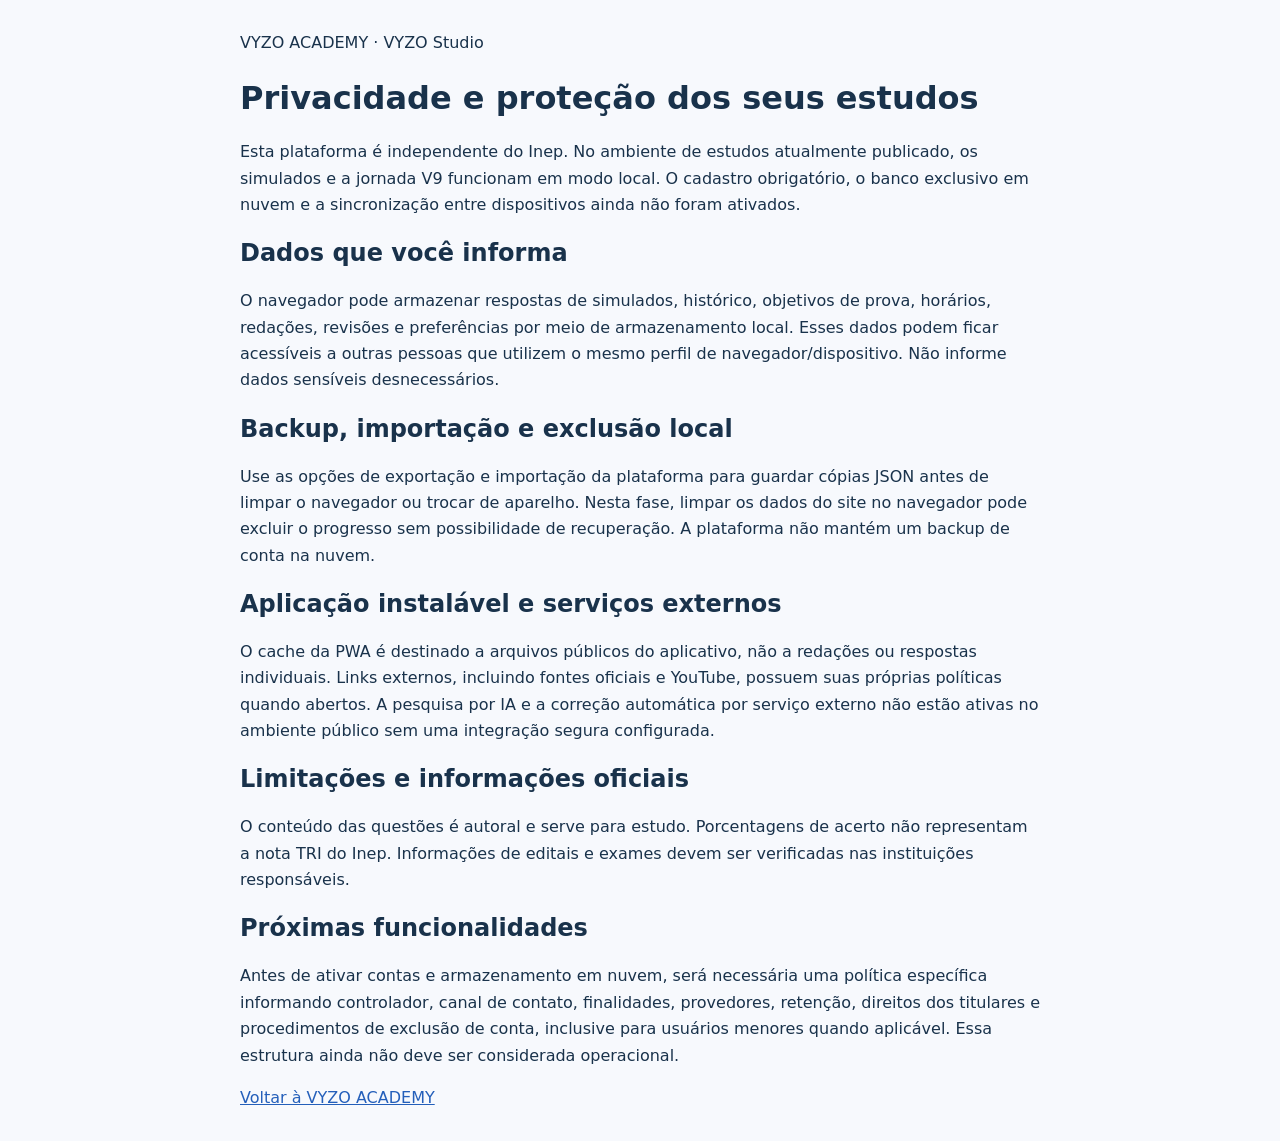
<file: privacidade.html>
<!doctype html>
<html lang="pt-BR">
<head><meta charset="UTF-8"><meta name="viewport" content="width=device-width,initial-scale=1">
<title>Privacidade — VYZO ACADEMY</title>
<style>body{font:16px/1.65 system-ui,Arial,sans-serif;max-width:800px;margin:30px auto;padding:0 24px;background:#f7f9fd;color:#19324b}a{color:#245fba}h1,h2{line-height:1.25}</style></head>
<body><p>VYZO ACADEMY · VYZO Studio</p><h1>Privacidade e proteção dos seus estudos</h1>
<p>Esta plataforma é independente do Inep. No ambiente de estudos atualmente publicado, os simulados e a jornada V9 funcionam em modo local. O cadastro obrigatório, o banco exclusivo em nuvem e a sincronização entre dispositivos ainda não foram ativados.</p>
<h2>Dados que você informa</h2>
<p>O navegador pode armazenar respostas de simulados, histórico, objetivos de prova, horários, redações, revisões e preferências por meio de armazenamento local. Esses dados podem ficar acessíveis a outras pessoas que utilizem o mesmo perfil de navegador/dispositivo. Não informe dados sensíveis desnecessários.</p>
<h2>Backup, importação e exclusão local</h2>
<p>Use as opções de exportação e importação da plataforma para guardar cópias JSON antes de limpar o navegador ou trocar de aparelho. Nesta fase, limpar os dados do site no navegador pode excluir o progresso sem possibilidade de recuperação. A plataforma não mantém um backup de conta na nuvem.</p>
<h2>Aplicação instalável e serviços externos</h2>
<p>O cache da PWA é destinado a arquivos públicos do aplicativo, não a redações ou respostas individuais. Links externos, incluindo fontes oficiais e YouTube, possuem suas próprias políticas quando abertos. A pesquisa por IA e a correção automática por serviço externo não estão ativas no ambiente público sem uma integração segura configurada.</p>
<h2>Limitações e informações oficiais</h2>
<p>O conteúdo das questões é autoral e serve para estudo. Porcentagens de acerto não representam a nota TRI do Inep. Informações de editais e exames devem ser verificadas nas instituições responsáveis.</p>
<h2>Próximas funcionalidades</h2>
<p>Antes de ativar contas e armazenamento em nuvem, será necessária uma política específica informando controlador, canal de contato, finalidades, provedores, retenção, direitos dos titulares e procedimentos de exclusão de conta, inclusive para usuários menores quando aplicável. Essa estrutura ainda não deve ser considerada operacional.</p>
<p><a href="./">Voltar à VYZO ACADEMY</a></p></body></html>
</file>
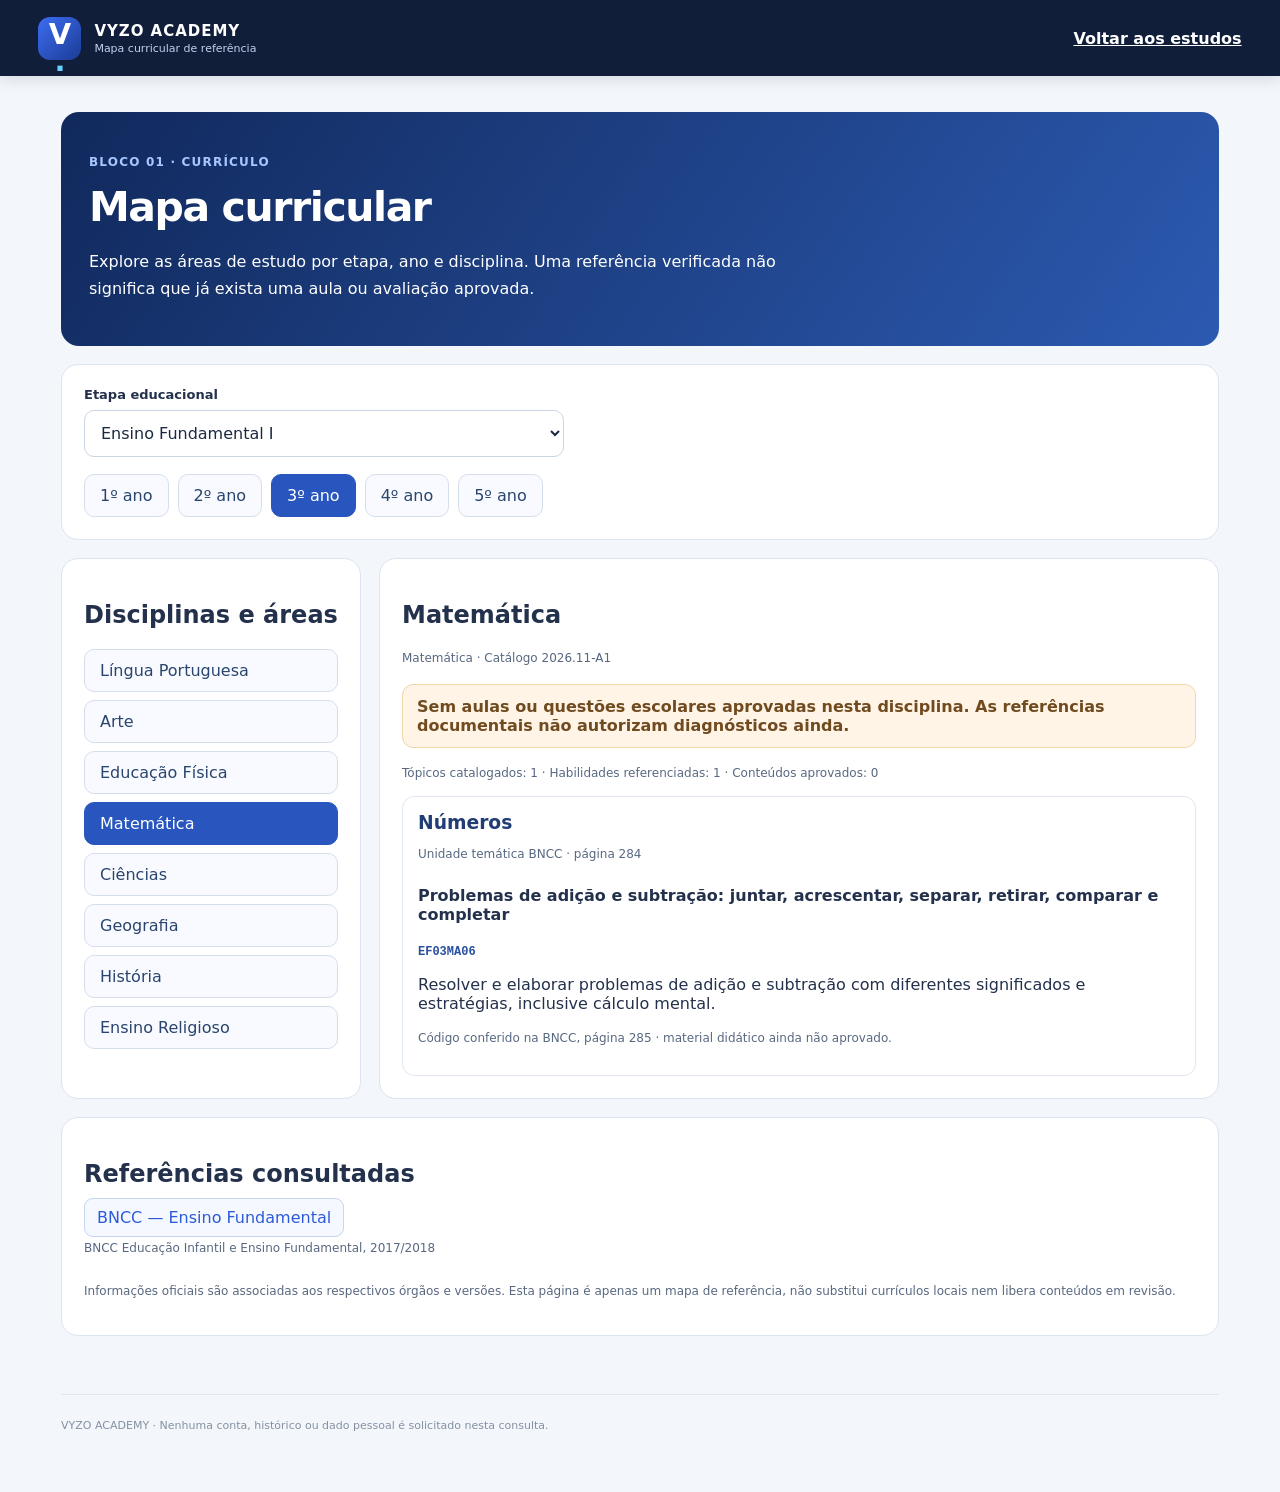
<file: academy/curriculo.html>
<!doctype html>
<html lang="pt-BR">
<head>
<meta charset="UTF-8">
<meta name="viewport" content="width=device-width,initial-scale=1">
<meta name="description" content="Consulte etapas, anos escolares, disciplinas e referências oficiais da BNCC e das matrizes ENEM.">
<title>VYZO ACADEMY — Mapa curricular</title>
<link rel="icon" type="image/svg+xml" href="../assets/vyzo-academy.svg">
<link rel="stylesheet" href="./styles.css">
<link rel="stylesheet" href="./curriculo.css">
<script type="module" src="./curriculo.mjs"></script>
</head>
<body>
<a class="skip-link" href="#conteudo">Pular para o conteúdo</a>
<header class="topbar">
<a class="brand" href="./v9.html"><span class="monogram" aria-hidden="true">V<span>·</span></span><span class="brand-copy"><b>VYZO ACADEMY</b><small>Mapa curricular de referência</small></span></a>
<a class="curr-back" href="./v9.html">Voltar aos estudos</a>
</header>
<main class="curr-wrap" id="conteudo">
<section class="curr-head"><p class="eyebrow">BLOCO 01 · CURRÍCULO</p><h1>Mapa curricular</h1><p>Explore as áreas de estudo por etapa, ano e disciplina. Uma referência verificada não significa que já exista uma aula ou avaliação aprovada.</p></section>
<div class="curr-box"><label for="curr-stage">Etapa educacional</label><select id="curr-stage"></select><div id="curr-grade-list" class="curr-grades" role="group" aria-label="Selecione o ano ou a matriz"></div></div>
<div class="curr-layout"><aside class="curr-box"><h2>Disciplinas e áreas</h2><div id="curr-subject-list" class="curr-subjects"></div></aside>
<section class="curr-box" aria-live="polite"><div id="curr-content"></div></section></div>
<section class="curr-box"><h2>Referências consultadas</h2><div id="curr-sources" class="curr-sources"></div><p class="curr-small">Informações oficiais são associadas aos respectivos órgãos e versões. Esta página é apenas um mapa de referência, não substitui currículos locais nem libera conteúdos em revisão.</p></section>
<footer class="footer">VYZO ACADEMY · Nenhuma conta, histórico ou dado pessoal é solicitado nesta consulta.</footer>
</main>
</body>
</html>
</file>
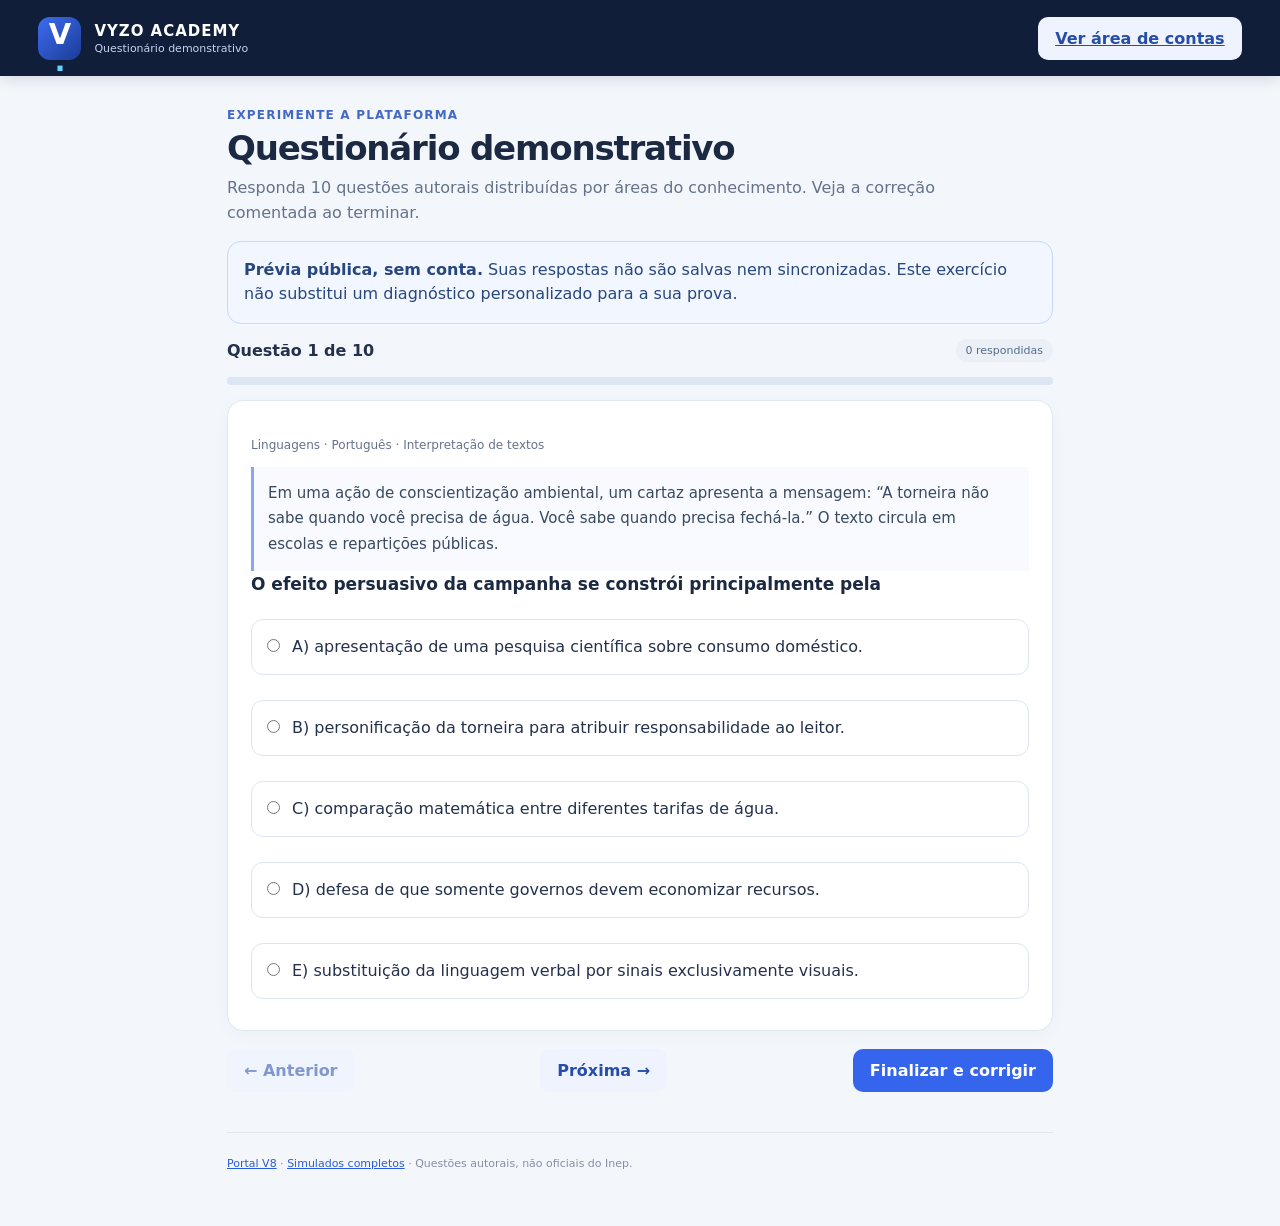
<file: academy/demo.html>
<!doctype html>
<html lang="pt-BR">
<head>
  <meta charset="UTF-8">
  <meta name="viewport" content="width=device-width,initial-scale=1">
  <meta name="description" content="Experimente 10 questões autorais da VYZO ACADEMY, sem criar conta.">
  <title>Questionário demonstrativo — VYZO ACADEMY</title>
  <link rel="icon" type="image/svg+xml" href="../assets/vyzo-academy.svg">
  <link rel="stylesheet" href="./styles.css">
  <style>
    .demo-wrap{max-width:890px;margin:0 auto}.demo-guide{margin:15px 0}.demo-meta{display:flex;align-items:center;justify-content:space-between;gap:10px;flex-wrap:wrap;margin-bottom:14px}.demo-progress{height:8px;background:#dce5f4;border-radius:20px;overflow:hidden;margin:15px 0}.demo-progress span{display:block;background:#3565ed;height:100%;transition:width .2s}.demo-answer{display:flex;gap:12px;align-items:flex-start;padding:15px;border:1px solid #dce4f1;border-radius:12px;cursor:pointer;margin:8px 0;line-height:1.5}.demo-answer:has(input:checked){border-color:#3565ed;background:#eef3ff}.demo-answer input{margin:4px 0 0;accent-color:#3565ed}.demo-answer:hover{background:#f5f8ff}.demo-actions{display:flex;gap:10px;justify-content:space-between;flex-wrap:wrap;margin-top:18px}.demo-correction{border-top:1px solid #dfe8f2;padding:19px 0}.demo-correction p{line-height:1.55}.demo-correction .correct{color:#13765c}.demo-correction .wrong{color:#a72d3f}.demo-correction .blank{color:#715e36}
  </style>
  <script src="../src/questions.js" defer></script>
  <script src="../src/extra_questions.js" defer></script>
  <script src="../src/advanced_questions.js" defer></script>
  <script type="module" src="./demo.mjs"></script>
</head>
<body>
  <a class="skip-link" href="#conteudo">Pular para as questões</a>
  <header class="topbar"><a class="brand" href="./" aria-label="VYZO ACADEMY — Portal"><span class="monogram" aria-hidden="true">V<span>·</span></span><span class="brand-copy"><b>VYZO ACADEMY</b><small>Questionário demonstrativo</small></span></a><a class="btn secondary" href="./">Ver área de contas</a></header>
  <main id="conteudo" class="content demo-wrap" tabindex="-1">
    <div class="eyebrow">EXPERIMENTE A PLATAFORMA</div>
    <h1>Questionário demonstrativo</h1>
    <p class="lede">Responda 10 questões autorais distribuídas por áreas do conhecimento. Veja a correção comentada ao terminar.</p>
    <div class="callout demo-guide" role="note"><strong>Prévia pública, sem conta.</strong> Suas respostas não são salvas nem sincronizadas. Este exercício não substitui um diagnóstico personalizado para a sua prova.</div>
    <div id="demo-root" aria-live="polite"><div class="boot">Preparando as questões...</div></div>
    <footer class="footer"><a href="./">Portal V8</a> · <a href="../index.html?classic=1">Simulados completos</a> · Questões autorais, não oficiais do Inep.</footer>
  </main>
</body>
</html>
</file>
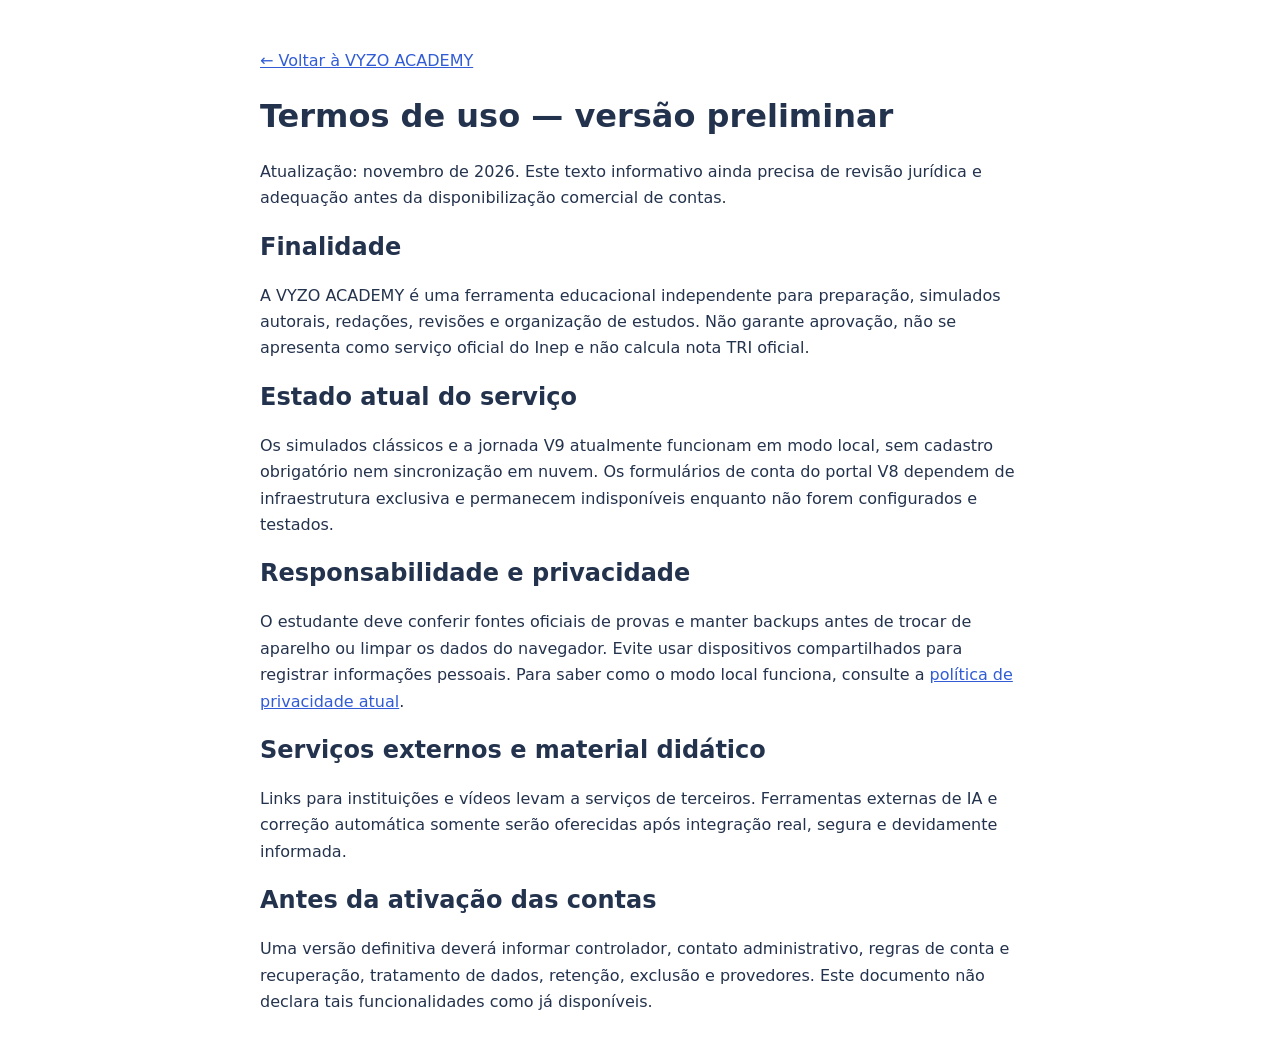
<file: academy/termos.html>
<!doctype html>
<html lang="pt-BR"><head><meta charset="UTF-8"><meta name="viewport" content="width=device-width,initial-scale=1">
<title>Termos de uso — VYZO ACADEMY</title>
<style>body{font:16px/1.65 system-ui,sans-serif;max-width:760px;margin:3rem auto;padding:0 20px;color:#24334d}a{color:#315cd5}h1,h2{line-height:1.3}</style></head>
<body><a href="./">← Voltar à VYZO ACADEMY</a><h1>Termos de uso — versão preliminar</h1>
<p>Atualização: novembro de 2026. Este texto informativo ainda precisa de revisão jurídica e adequação antes da disponibilização comercial de contas.</p>
<h2>Finalidade</h2><p>A VYZO ACADEMY é uma ferramenta educacional independente para preparação, simulados autorais, redações, revisões e organização de estudos. Não garante aprovação, não se apresenta como serviço oficial do Inep e não calcula nota TRI oficial.</p>
<h2>Estado atual do serviço</h2><p>Os simulados clássicos e a jornada V9 atualmente funcionam em modo local, sem cadastro obrigatório nem sincronização em nuvem. Os formulários de conta do portal V8 dependem de infraestrutura exclusiva e permanecem indisponíveis enquanto não forem configurados e testados.</p>
<h2>Responsabilidade e privacidade</h2><p>O estudante deve conferir fontes oficiais de provas e manter backups antes de trocar de aparelho ou limpar os dados do navegador. Evite usar dispositivos compartilhados para registrar informações pessoais. Para saber como o modo local funciona, consulte a <a href="../privacidade.html">política de privacidade atual</a>.</p>
<h2>Serviços externos e material didático</h2><p>Links para instituições e vídeos levam a serviços de terceiros. Ferramentas externas de IA e correção automática somente serão oferecidas após integração real, segura e devidamente informada.</p>
<h2>Antes da ativação das contas</h2><p>Uma versão definitiva deverá informar controlador, contato administrativo, regras de conta e recuperação, tratamento de dados, retenção, exclusão e provedores. Este documento não declara tais funcionalidades como já disponíveis.</p></body></html>
</file>
<file: src/subject-picker.css>
/* VYZO ACADEMY V13 — auto completar matérias sem comprometer entradas legadas */
.v13-subjects{position:relative;min-width:0;max-width:100%;display:grid;gap:8px;color:var(--text,#14243b);font:inherit}
.v13-subjects .v13-native{position:absolute!important;width:1px!important;height:1px!important;opacity:0!important;pointer-events:none!important;overflow:hidden!important;padding:0!important;border:0!important;clip-path:inset(50%)!important}
.v13-chips{display:flex;gap:7px;flex-wrap:wrap;min-width:0}
.v13-chip{display:inline-flex;align-items:center;gap:6px;max-width:100%;font-weight:600;font-size:.86rem;line-height:1.3;padding:7px 7px 7px 10px;border:1px solid #bfd4f5;border-radius:999px;background:#eef5ff;color:#15345e;overflow-wrap:anywhere}
.v13-remove{width:25px;height:25px;min-width:25px;display:grid;place-items:center;border:0;border-radius:50%;background:#d4e5ff;color:#203d6a;cursor:pointer;font:600 19px/1 sans-serif}
.v13-remove:hover,.v13-remove:focus-visible{background:#bed8ff;outline:2px solid #295ac7;outline-offset:1px}
.v13-entry{position:relative;min-width:0}
.v13-search{box-sizing:border-box;width:100%;max-width:100%;min-height:46px;line-height:1.4;padding:10px 12px;border:1px solid #96a9c3;border-radius:11px;background:#fff;color:#152b47;font-size:1rem;appearance:none}
.v13-search:focus-visible{outline:3px solid #80afff;outline-offset:1px;border-color:#285fce}
.v13-list{position:relative;max-height:280px;overflow:auto;background:#fff;color:#172e50;border:1px solid #a8bad0;border-radius:12px;box-shadow:0 7px 24px #0c23451c;z-index:30;padding:4px}
.v13-list[hidden]{display:none}
.v13-option{display:block;width:100%;min-height:44px;text-align:left;cursor:pointer;padding:10px 12px;border:0;border-radius:8px;background:transparent;color:inherit;font:inherit;line-height:1.3}
.v13-option:hover,.v13-option.is-active,.v13-option:focus-visible{background:#e6f0ff;outline:2px solid transparent}
.v13-tools{display:flex;gap:5px 12px;flex-wrap:wrap}
.v13-action{padding:6px 2px;border:0;border-bottom:1px solid transparent;background:transparent;color:#235cba;cursor:pointer;font-family:inherit;font-weight:600;font-size:.82rem;line-height:1.3}
.v13-action:hover,.v13-action:focus-visible{text-decoration:underline;outline-offset:2px}
.v13-action:disabled{opacity:.4;cursor:default}
.v13-help{margin:0;font-size:.82rem;line-height:1.45;color:var(--muted,#5b6a7d);overflow-wrap:anywhere}
@media (prefers-color-scheme:dark){
 body:not([data-theme=light]) .v13-search,body:not([data-theme=light]) .v13-list{background:#142337;color:#f0f5ff;border-color:#506581}
 body:not([data-theme=light]) .v13-chip{background:#1c3652;color:#eaf5ff;border-color:#4c6990}
 body:not([data-theme=light]) .v13-remove{background:#37516e;color:#f4f8ff}
 body:not([data-theme=light]) .v13-option:hover,body:not([data-theme=light]) .v13-option.is-active{background:#294769}
 body:not([data-theme=light]) .v13-action{color:#a9cfff}
}
body[data-theme=dark] .v13-search,body[data-theme=dark] .v13-list{background:#142337;color:#f0f5ff;border-color:#506581}
body[data-theme=dark] .v13-chip{background:#1c3652;color:#eaf5ff;border-color:#4c6990}
body[data-theme=dark] .v13-remove{background:#37516e;color:#f4f8ff}
body[data-theme=dark] .v13-option:hover,body[data-theme=dark] .v13-option.is-active{background:#294769}
body[data-theme=dark] .v13-action{color:#a9cfff}
@media(max-width:390px){.v13-tools{gap:4px 10px}.v13-action{font-size:.78rem}.v13-chip{font-size:.8rem}}
</file>
<file: academy/styles.css>
:root{font-family:Inter,ui-sans-serif,system-ui,-apple-system,"Segoe UI",Arial,sans-serif;color:#24314c;background:#f3f6fb;--ink:#1b2942;--muted:#64738b;--blue:#3565ed;--blue-dark:#182c58;--surface:#fff;--line:#e1e7ef;--soft:#f4f7fc;--danger:#b52b40;--green:#13765c;--focus:#ffaf45}
*{box-sizing:border-box}html{scroll-behavior:smooth}body{margin:0;min-width:0}button,input,select,textarea{font:inherit}button{cursor:pointer}button:disabled{opacity:.55;cursor:not-allowed}a{color:#2c5bd9}a:hover{text-decoration-thickness:2px}button:focus-visible,input:focus-visible,select:focus-visible,textarea:focus-visible,a:focus-visible{outline:3px solid var(--focus);outline-offset:2px}.skip-link{position:absolute;left:10px;top:-70px;background:#fff;z-index:30;padding:10px}.skip-link:focus{top:12px}.sr-only{position:absolute;clip:rect(0,0,0,0);width:1px;height:1px;overflow:hidden}
.topbar{height:76px;display:flex;align-items:center;justify-content:space-between;gap:12px;padding:12px clamp(16px,3vw,44px);background:#101e39;color:#fff;position:sticky;top:0;z-index:10;box-shadow:0 2px 16px #0a183424}.brand{display:flex;align-items:center;gap:13px;color:#fff;text-decoration:none}.monogram{width:43px;height:43px;display:grid;place-items:center;background:linear-gradient(135deg,#3d6cf1,#1b3c95);border-radius:12px;font-size:29px;font-weight:900}.monogram span{color:#65d3fd}.brand-copy{display:grid;gap:2px}.brand-copy b{letter-spacing:.065em;font-size:15px}.brand-copy small{font-size:11px;color:#c3d3f1}.top-status{padding:7px 10px;border:1px solid #65759570;background:#203457;border-radius:40px;font-size:12px;color:#d5e2fb}.icon-button{display:none;color:#fff;border:1px solid #5b719d;background:#21385f;padding:9px;border-radius:9px}
.shell{display:grid;grid-template-columns:246px minmax(0,1fr);max-width:1600px;margin:0 auto}.sidebar{min-height:calc(100vh - 76px);background:#fff;border-right:1px solid var(--line);padding:27px 14px;position:sticky;top:76px;max-height:calc(100vh - 76px);overflow-y:auto}.nav-label{color:#8290a5;font-size:10px;font-weight:800;letter-spacing:.13em;margin:16px 10px 8px}.nav-link,.nav-anchor{width:100%;display:flex;align-items:center;gap:12px;text-decoration:none;padding:13px 12px;border:none;border-radius:11px;background:transparent;color:#38506d;text-align:left;font-size:14px;font-weight:650;margin:2px 0}.nav-link:hover,.nav-anchor:hover{background:#eef3ff;color:#1a4cbd}.nav-link.active{background:#e8efff;color:#2458df}.sidebar-note{color:#78869b;font-size:11px;line-height:1.5;padding:10px}.content{padding:clamp(18px,2.5vw,39px);min-width:0;min-height:calc(100vh - 76px)}.footer{font-size:11px;color:#8490a2;border-top:1px solid var(--line);padding:24px 0;margin:40px 0 0}.bottom-nav[hidden],.sidebar[hidden]{display:none!important}.bottom-nav{display:none}
.page-head{display:flex;align-items:start;justify-content:space-between;gap:16px;margin-bottom:20px;flex-wrap:wrap}.eyebrow{color:#4269c6;font-size:12px;font-weight:800;letter-spacing:.1em;text-transform:uppercase}.page-head h1,h1{font-size:clamp(25px,3vw,34px);letter-spacing:-.035em;color:var(--ink);line-height:1.15;margin:7px 0}.lede{max-width:710px;color:var(--muted);line-height:1.55;margin:8px 0}.grid{display:grid;gap:17px}.cols2{grid-template-columns:repeat(2,minmax(0,1fr))}.cols3{grid-template-columns:repeat(3,minmax(0,1fr))}.card{background:var(--surface);border:1px solid var(--line);border-radius:16px;padding:23px;box-shadow:0 4px 19px #16336108;min-width:0}.card h2{font-size:17px;color:var(--ink);margin:0 0 12px}.card h3{font-size:15px;color:var(--ink);margin:8px 0}.card p{color:var(--muted);line-height:1.55}.callout{border:1px solid #c6d8fd;background:#f1f6ff;border-radius:14px;padding:16px;color:#28477f;line-height:1.55}.warning{background:#fff5e6;border-color:#f0cf8a;color:#84551f}.error{background:#fdefef;border-color:#f7cbce;color:#a53641}.good{background:#eaf8f2;border-color:#b6e3d1;color:#16664f}.row{display:flex;align-items:center;gap:10px;flex-wrap:wrap}.between{justify-content:space-between}.stack{display:grid;gap:13px}.small{font-size:12px}.muted{color:var(--muted)}.kpi{font-size:32px;font-weight:800;letter-spacing:-.05em;color:#183a84}.divider{height:1px;background:var(--line);margin:16px 0}.badge{display:inline-block;padding:5px 9px;border-radius:30px;background:#edf2ff;font-size:11px;color:#2d58bc;font-weight:750}
.btn{border:0;background:#3565ed;color:#fff;font-weight:750;padding:12px 17px;border-radius:10px;transition:background .16s}.btn:hover:not(:disabled){background:#254dc5}.btn.secondary{background:#eff3fe;color:#254da9}.btn.secondary:hover{background:#dce8ff}.btn.ghost{background:#fff;border:1px solid #cbd7ed;color:#315188}.btn.danger{background:#b83348}.form{display:grid;gap:15px}.field{display:grid;gap:7px}.field label,fieldset legend{font-size:13px;font-weight:700;color:#3f4d61}.field input,.field select,.field textarea,input.text,select.text,textarea.text{width:100%;border:1px solid #cdd8e7;border-radius:9px;padding:12px;background:#fff;color:var(--ink);min-width:0}.field textarea{min-height:112px;resize:vertical}.field small{color:var(--muted)}.field-row{display:grid;grid-template-columns:repeat(2,minmax(0,1fr));gap:13px}.checkbox-set{display:flex;gap:10px;flex-wrap:wrap}.checkbox-set label{border:1px solid #d9e3ef;border-radius:9px;padding:9px 12px;display:inline-flex;align-items:center;gap:7px;background:#fff;font-size:13px}.checkbox-set input{accent-color:#3466e9}.auth-shell{max-width:490px;margin:20px auto}.auth-tabs{display:flex;gap:5px;border:1px solid var(--line);background:#f0f3f9;padding:5px;border-radius:11px}.auth-tabs button{flex:1;border:0;background:transparent;border-radius:8px;padding:10px;font-size:13px;font-weight:750;color:#53627b}.auth-tabs button.active{background:#fff;color:#254fd5;box-shadow:0 1px 5px #1226501a}.auth-shell .card{padding:29px}.auth-note{padding-top:8px;color:#66788d;font-size:12px;line-height:1.5}.password-line{display:flex;gap:7px}.password-line input{flex:1;min-width:0}.password-line button{background:#f0f3fc;color:#4660a0;border:0;border-radius:8px;padding:0 10px}.hero{background:linear-gradient(112deg,#112854,#244eab);border-radius:17px;padding:clamp(22px,4vw,37px);color:#fff}.hero h1,.hero p{color:#fff}.hero p{opacity:.9}.hero .btn{background:#fff;color:#204d9e}.hero .btn:hover{background:#e8f0ff}.task-row,.goal-row{padding:16px;border:1px solid var(--line);background:#fff;border-radius:12px;margin:8px 0}.goal-dot{width:11px;height:11px;display:inline-block;border-radius:50%;margin-right:8px}.progress-bar{height:9px;background:#e4e9f4;border-radius:20px;overflow:hidden}.progress-bar span{height:100%;background:#4a7cf5;display:block}.stepper{display:flex;gap:7px;flex-wrap:wrap;margin:10px 0 23px}.stepper .step{background:#eaf0fc;padding:8px 11px;border-radius:10px;font-size:12px;color:#45618c}.stepper .step.on{background:#275bde;color:#fff}.quest-context{white-space:pre-line;line-height:1.7;border-left:3px solid #87a7ef;padding:14px;background:#f8faff;font-size:15px;color:#394a60}.question{font-size:18px;line-height:1.6;font-weight:720;margin:22px 0}.alternatives{display:grid;gap:9px}.alternative{border:1px solid #dce4f1;border-radius:10px;padding:12px;cursor:pointer;display:flex;gap:11px;align-items:flex-start}.alternative:hover{background:#f4f7fe}.alternative:has(input:checked){border-color:#426df4;background:#edf3ff}.alternative input{margin-top:4px;accent-color:#3565ed}.pill{padding:5px 10px;border-radius:30px;background:#ebf0f7;color:#536c89;font-size:11px}.onboarding{max-width:1000px;margin:auto}.calendar-grid{display:grid;grid-template-columns:repeat(7,minmax(0,1fr));gap:6px}.calendar-day{min-height:118px;background:white;border:1px solid var(--line);border-radius:10px;padding:8px;min-width:0}.calendar-day h3{font-size:11px;margin:0 0 7px;color:#5e6c81}.calendar-chip{padding:5px;margin-bottom:4px;border-radius:6px;background:#edf3ff;font-size:10px;overflow-wrap:anywhere}.calendar-chip b{display:block}.empty{text-align:center;padding:38px;color:var(--muted)}.boot{display:flex;align-items:center;justify-content:center;gap:10px;min-height:55vh;color:#667997}.spinner{width:22px;height:22px;border:3px solid #dce7fb;border-top-color:#3565ed;border-radius:50%;animation:rot 1s linear infinite}@keyframes rot{to{transform:rotate(360deg)}}#toast:not(:empty){background:#eaf2ff;border:1px solid #a9c2f6;color:#234887;border-radius:10px;padding:12px;margin-bottom:18px}
@media(max-width:1000px){.shell{grid-template-columns:210px minmax(0,1fr)}.cols3{grid-template-columns:repeat(2,minmax(0,1fr))}.calendar-grid{grid-template-columns:repeat(3,minmax(0,1fr))}}
@media(max-width:740px){.topbar{height:64px;padding:10px 14px}.brand-copy small{display:none}.brand-copy b{font-size:13px}.monogram{width:36px;height:36px;font-size:23px}.top-status{font-size:10px;max-width:130px;overflow:hidden;white-space:nowrap;text-overflow:ellipsis}.icon-button{display:block}.shell{display:block}.sidebar{position:fixed;top:64px;bottom:0;left:0;z-index:12;width:min(300px,85vw);max-height:calc(100vh - 64px);box-shadow:0 15px 40px #0002}.sidebar[hidden]{display:none}.content{padding:18px 13px 99px}.bottom-nav:not([hidden]){position:fixed;bottom:0;left:0;right:0;z-index:10;display:flex;background:#fff;border-top:1px solid var(--line);padding:5px 3px max(5px,env(safe-area-inset-bottom))}.bottom-nav button{flex:1;border:0;background:transparent;color:#62728a;padding:7px 2px;font-size:19px;display:grid;justify-items:center;gap:2px}.bottom-nav button span{font-size:10px;font-weight:700}.bottom-nav button.active{color:#315fdd}.cols2,.cols3,.field-row{grid-template-columns:1fr}.card{padding:17px}.calendar-grid{grid-template-columns:repeat(2,minmax(0,1fr))}.calendar-day{min-height:100px}.auth-shell .card{padding:21px}}
@media(max-width:360px){.brand-copy b{font-size:11px}.top-status{max-width:98px}.auth-tabs button{font-size:11px;padding:9px 5px}.calendar-grid{grid-template-columns:1fr}}
@media(prefers-reduced-motion:reduce){*{animation-duration:.01ms!important;scroll-behavior:auto!important}}
</file>
<file: academy/curriculo.css>
.curr-wrap{max-width:1230px;margin:0 auto;padding:clamp(15px,3vw,36px);display:grid;gap:18px}
.curr-head{padding:28px;border-radius:18px;background:linear-gradient(125deg,#11295c,#2c5ab1);color:#fff}
.curr-head h1,.curr-head p{color:#fff}.curr-head h1{font-size:clamp(29px,4vw,41px)}
.curr-head p{max-width:750px;line-height:1.7}.curr-head .eyebrow{color:#a8c6ff}
.curr-box{background:#fff;border:1px solid #dce4f1;padding:22px;border-radius:17px;min-width:0}
.curr-box>label{display:block;font-size:13px;font-weight:750;margin-bottom:8px}.curr-box select{width:100%;max-width:480px;border-radius:10px;border:1px solid #cbd5e4;padding:12px;background:white;color:#1b2942}
.curr-grades{display:flex;flex-wrap:wrap;gap:9px;margin-top:17px}.curr-grades button,.curr-subjects button{border:1px solid #d5dfeb;background:#f8faff;color:#29456d;border-radius:10px;padding:11px 15px;text-align:left}
.curr-grades button[aria-pressed="true"],.curr-subjects button[aria-pressed="true"]{background:#2856be;color:#fff;border-color:#2856be}
.curr-layout{display:grid;grid-template-columns:minmax(230px,300px) minmax(0,1fr);gap:18px}.curr-subjects{display:grid;gap:8px}.curr-subjects button{width:100%}
.curr-small{font-size:12px;color:#586881;line-height:1.6}.curr-status{padding:12px 14px;background:#fff4e6;border:1px solid #f0d6ad;border-radius:11px;color:#714b20;font-weight:700}
.curr-topic{padding:15px;margin-top:13px;border:1px solid #e0e7f3;border-radius:12px}.curr-topic h3{margin:0 0 5px;color:#203d75}
.curr-ids{font:600 12px ui-monospace,monospace;color:#294f9f}.curr-sources{display:flex;flex-wrap:wrap;gap:11px}.curr-sources a{border:1px solid #c5d6f2;border-radius:9px;padding:9px 12px;text-decoration:none;background:#f5f8ff}.curr-back{color:#fff;font-weight:700}
@media(max-width:690px){.curr-layout{grid-template-columns:1fr}.curr-box{padding:16px}.curr-head{padding:21px}.curr-back{font-size:12px}}
</file>
